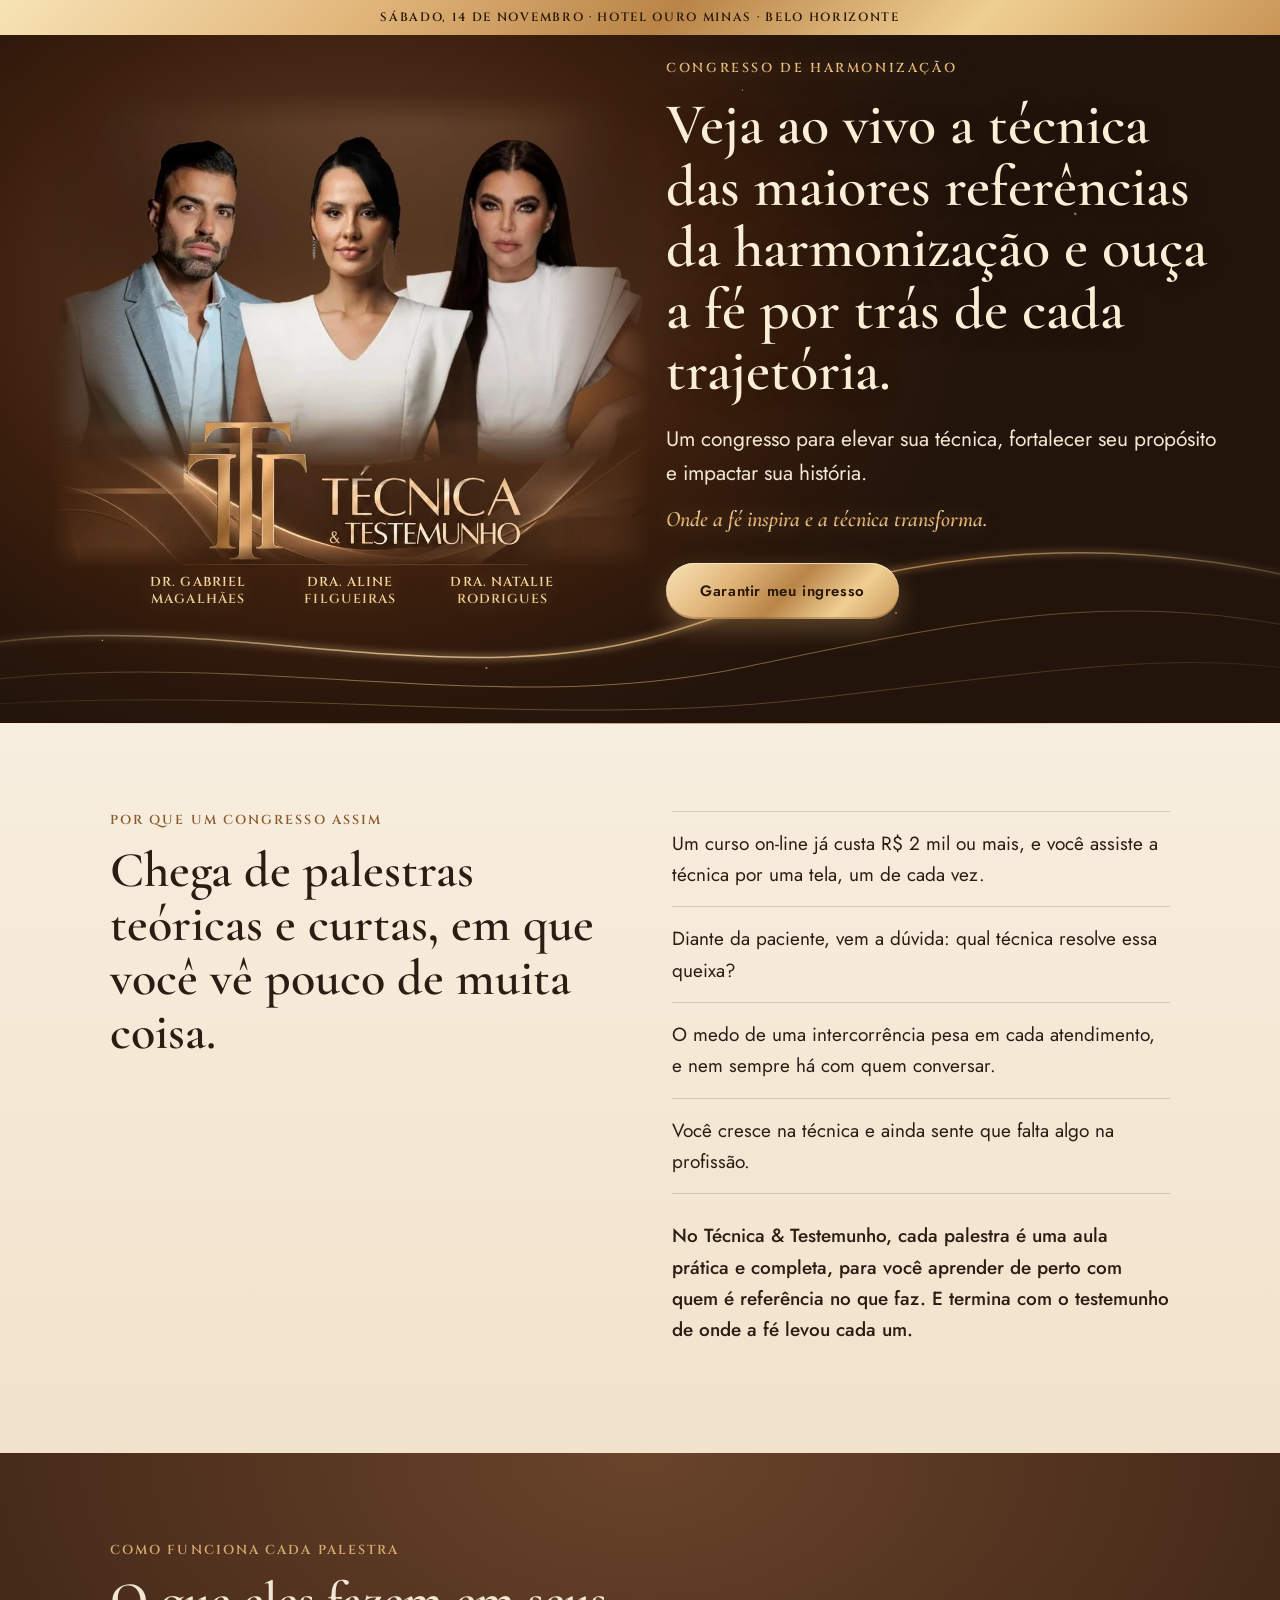
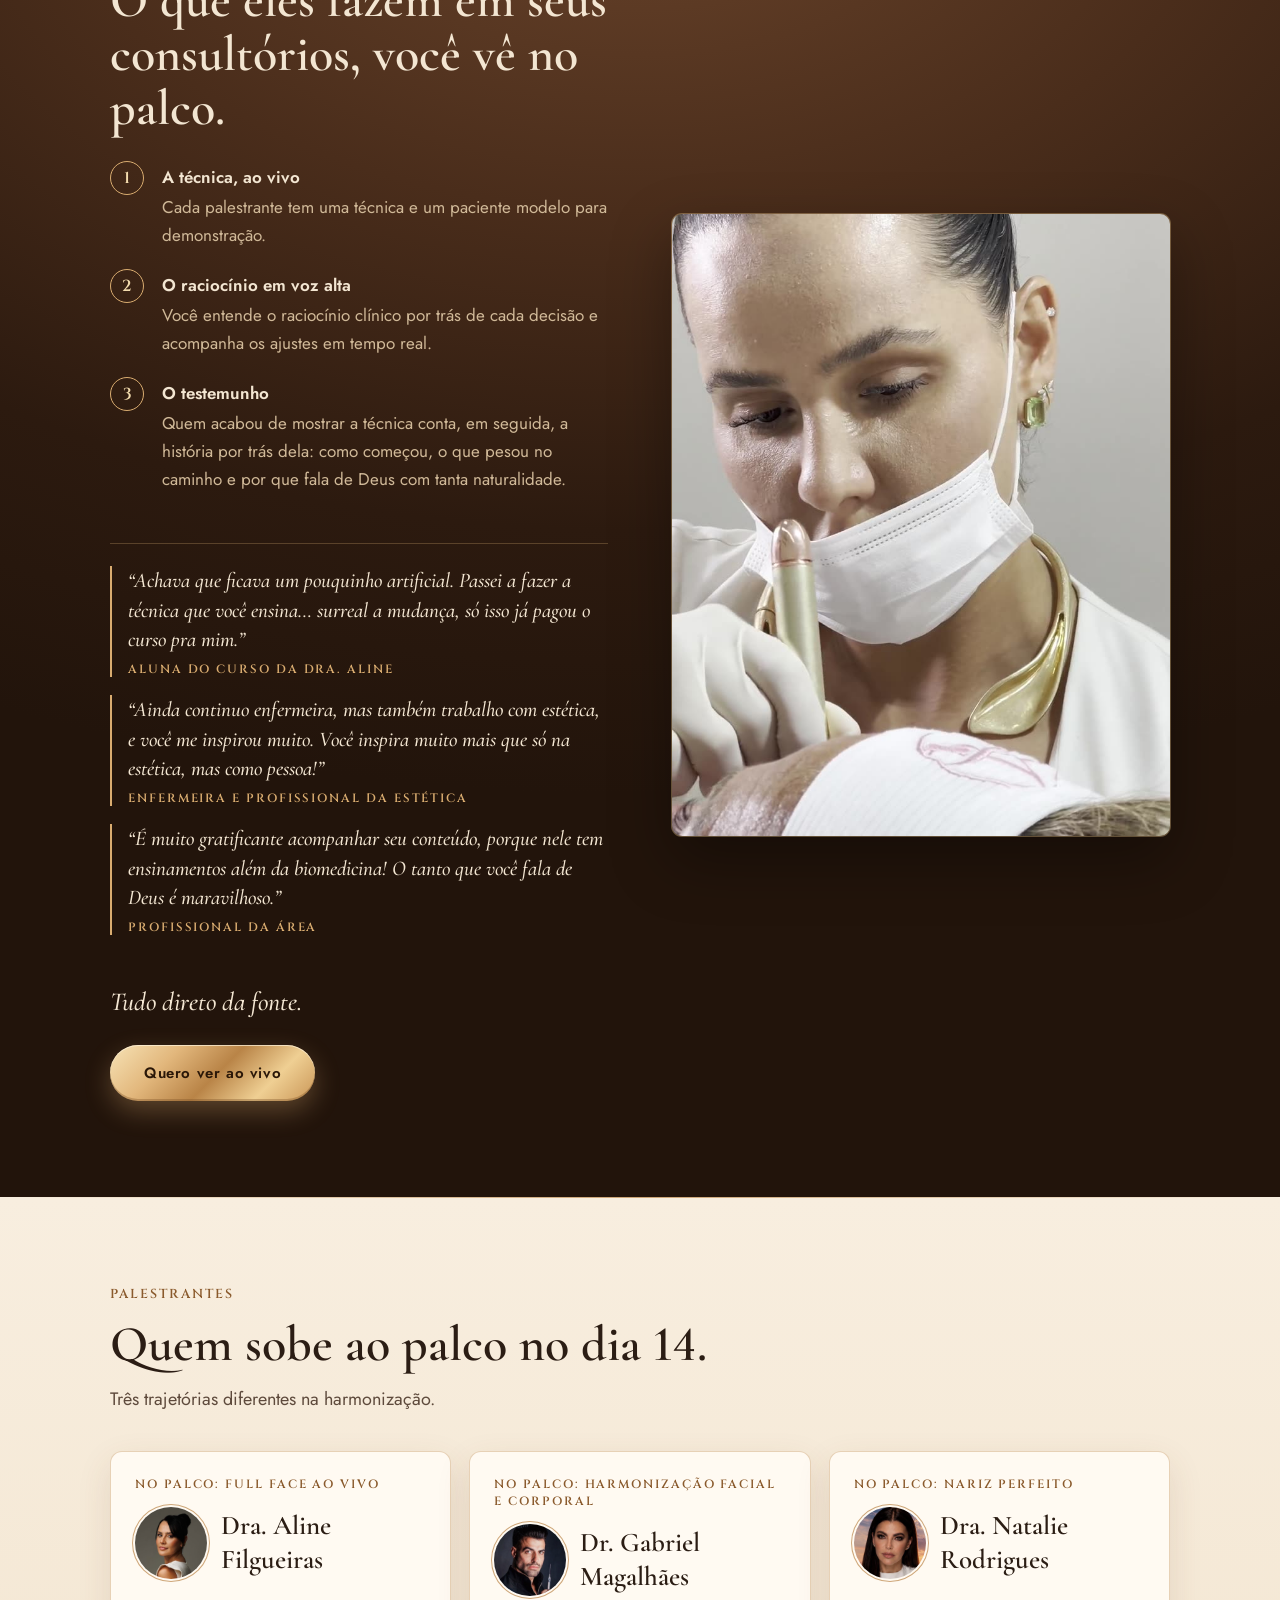
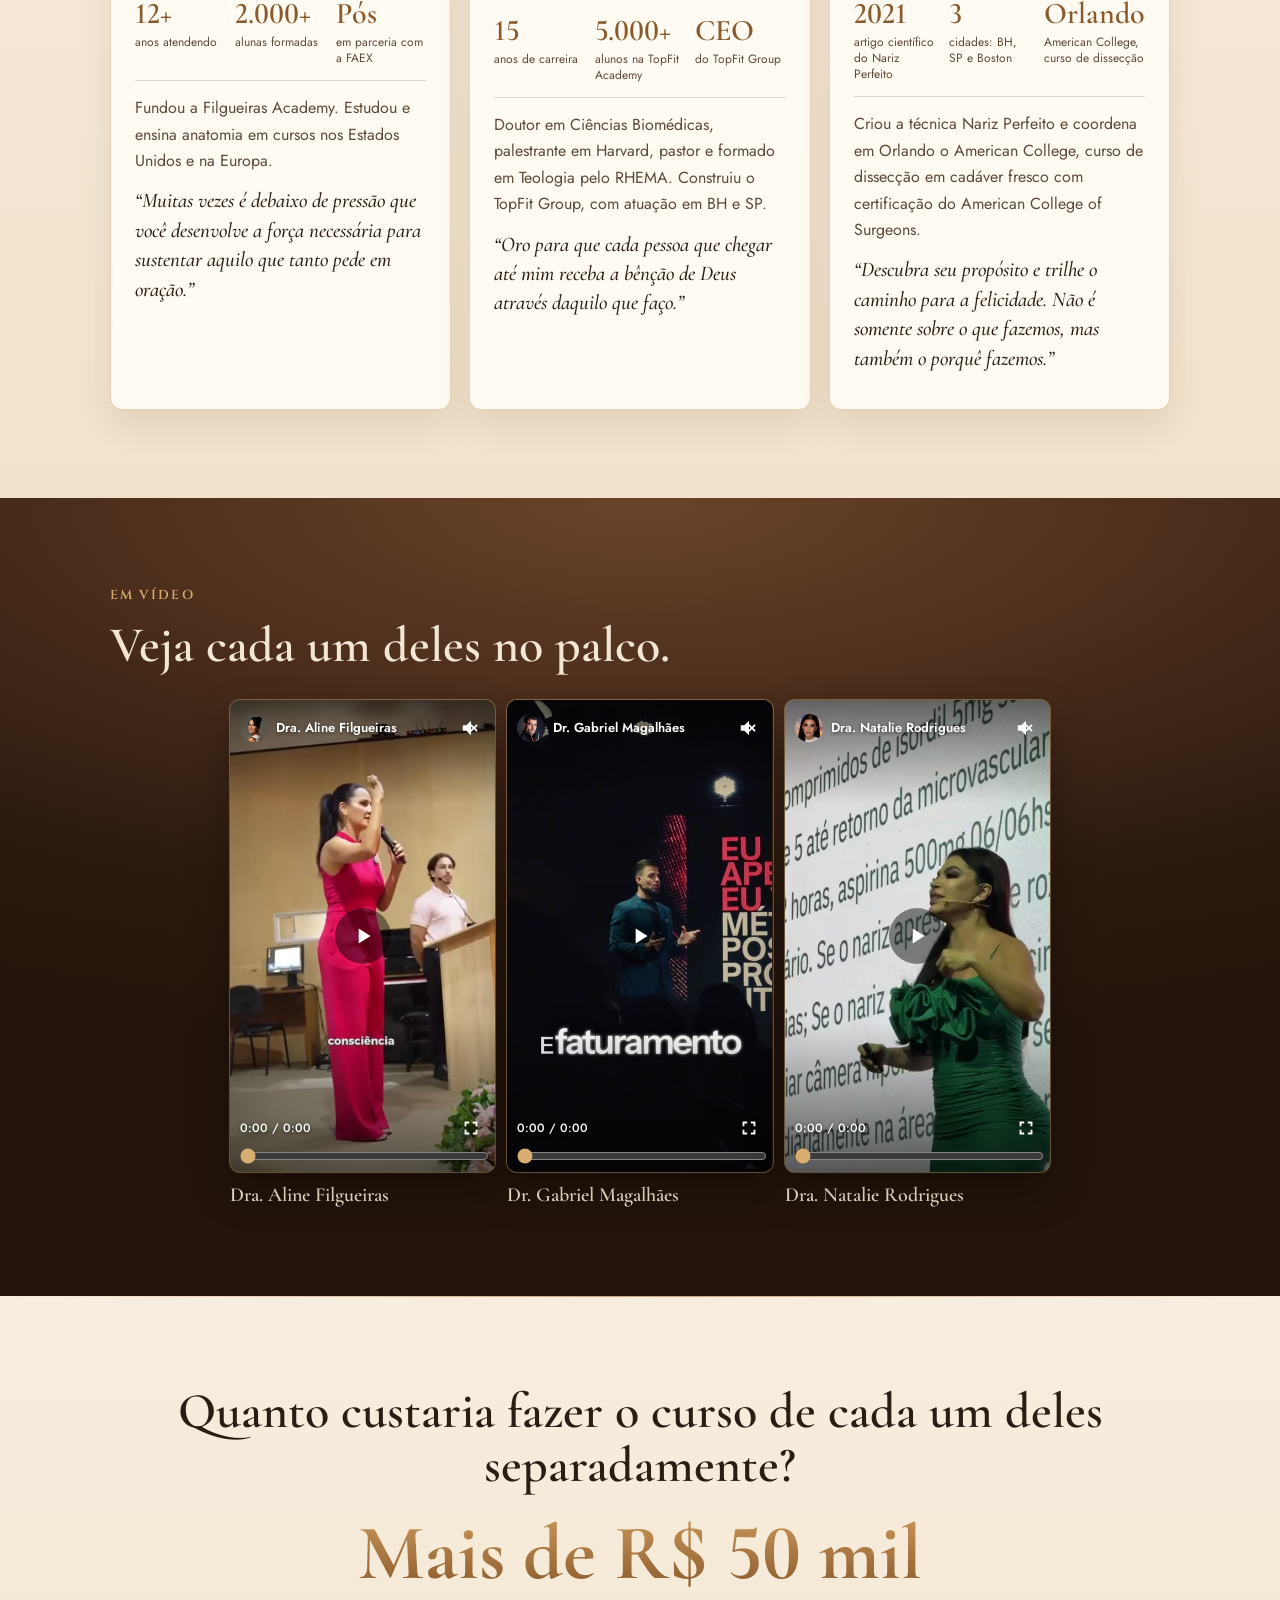
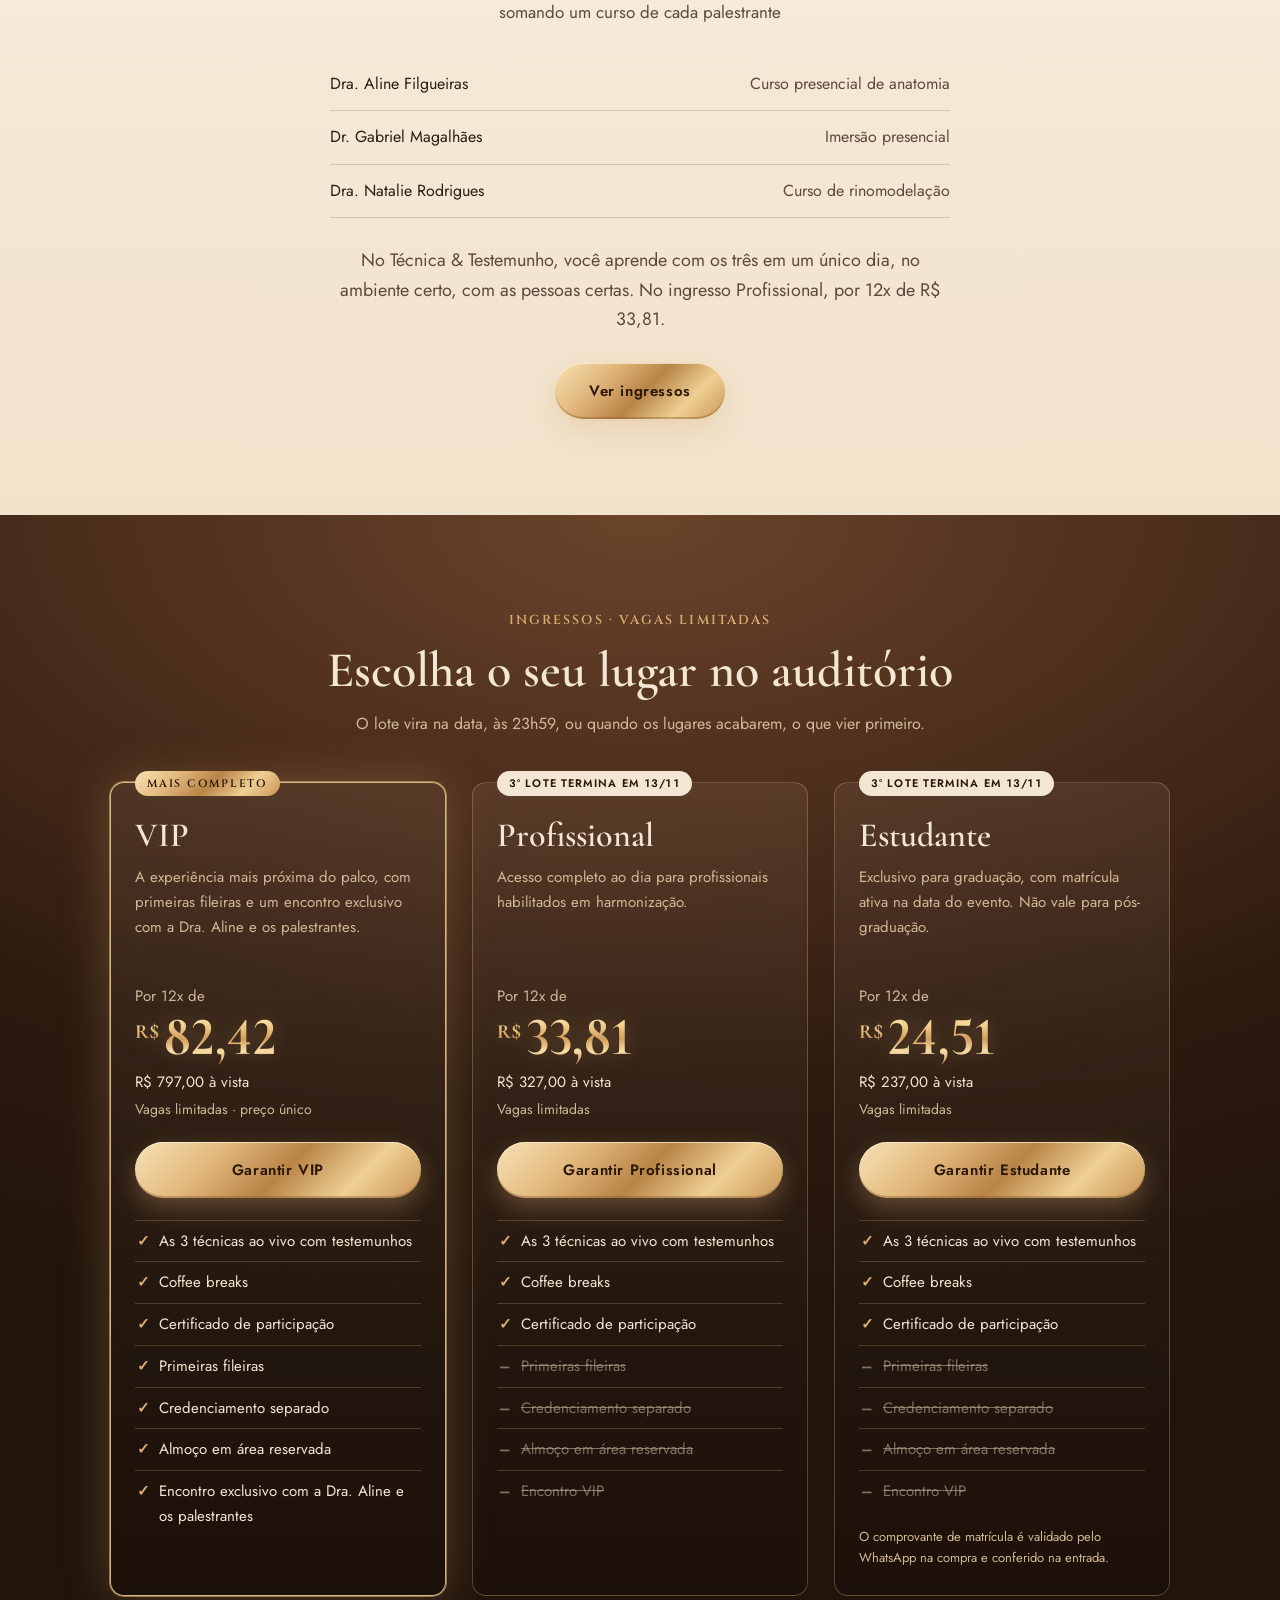
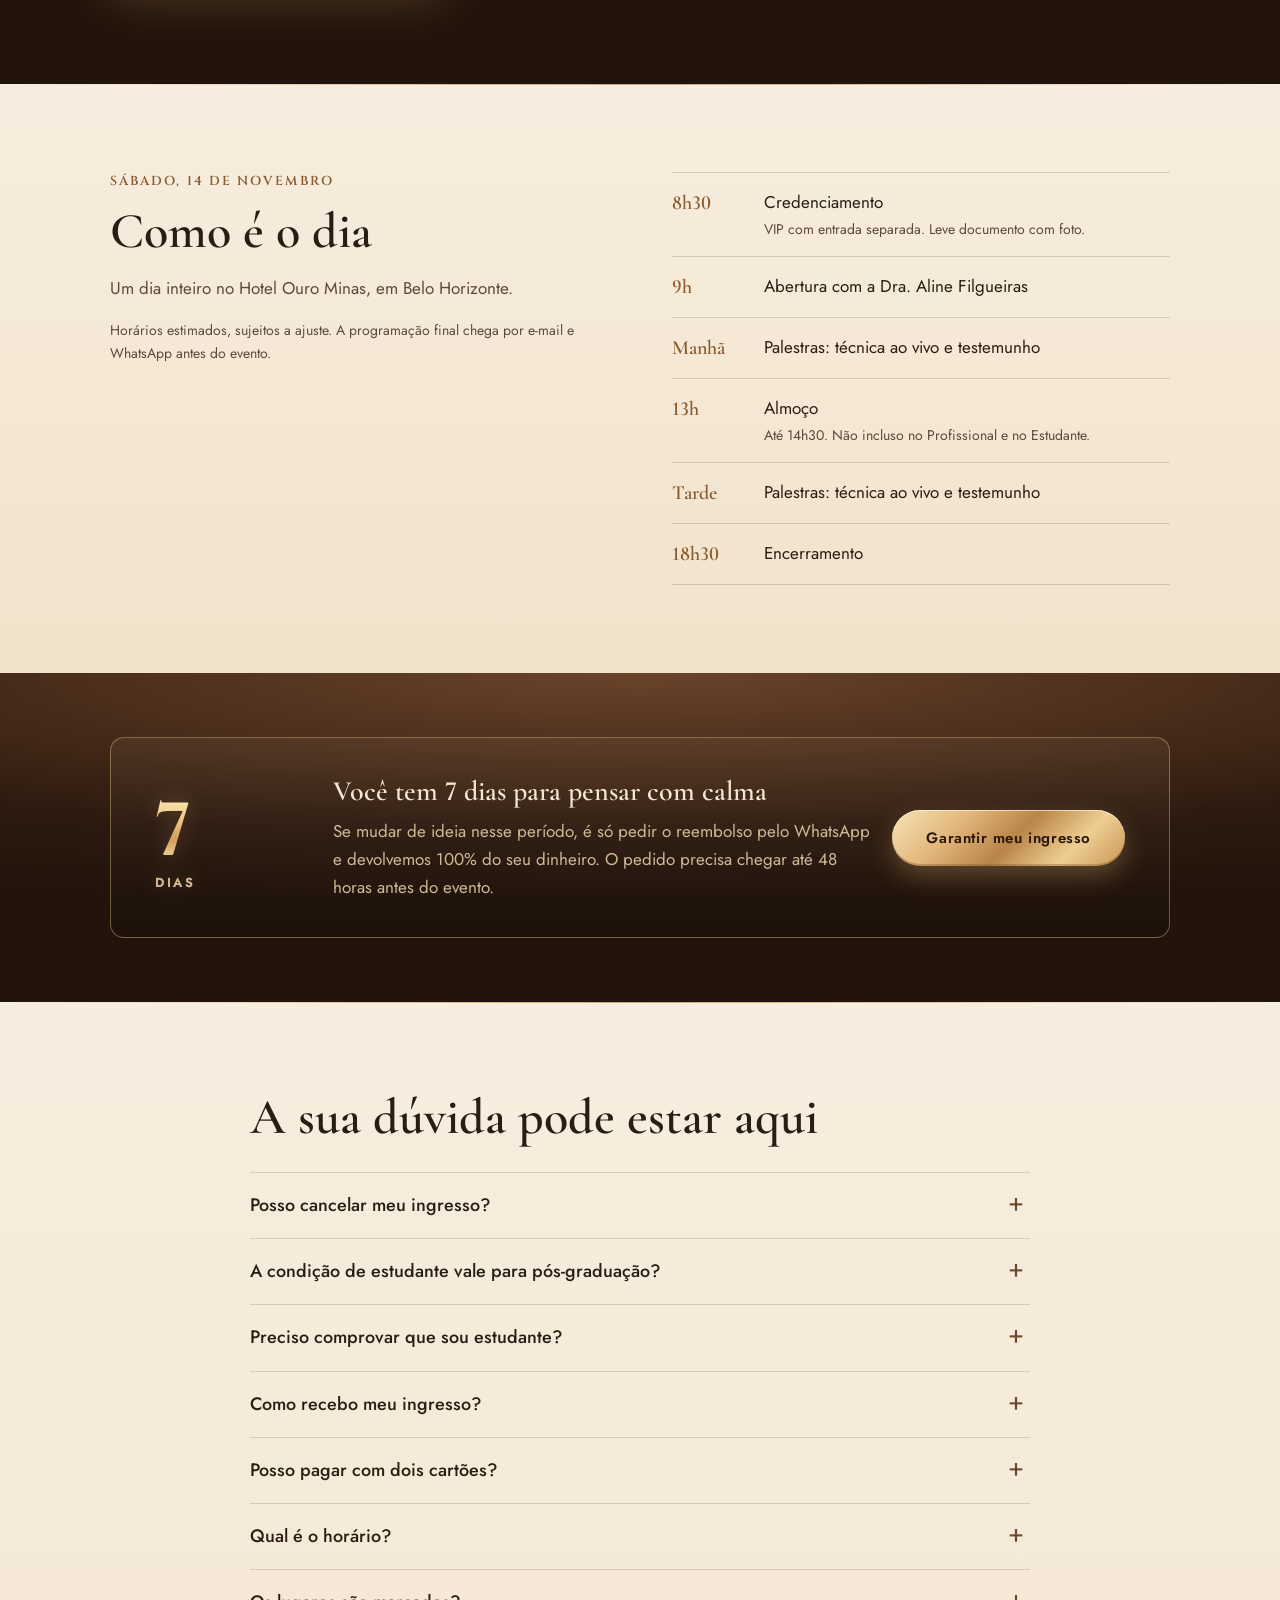
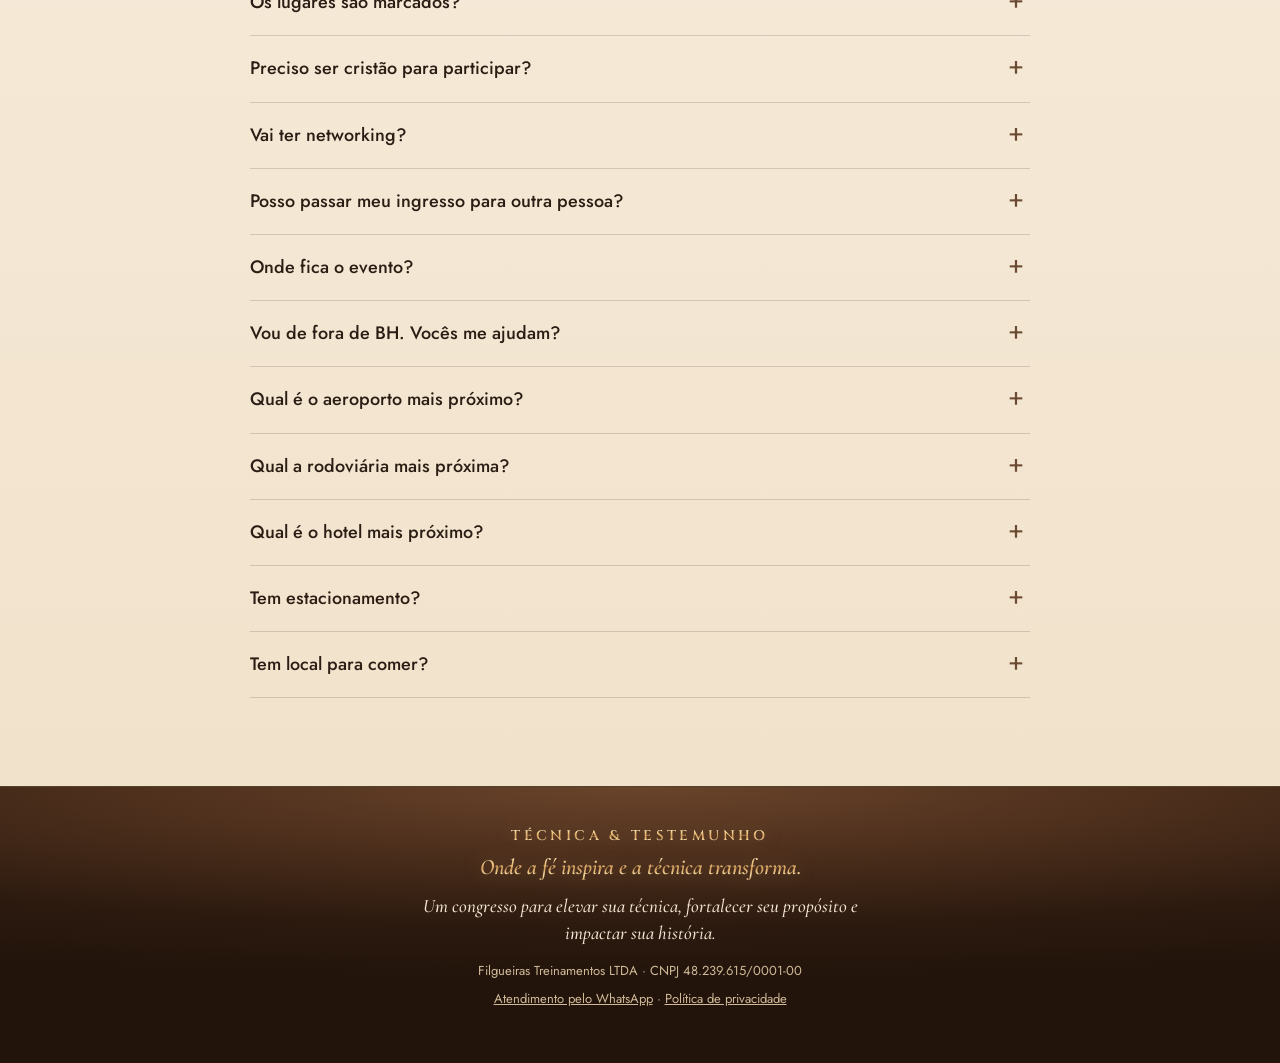
<file: index.html>
<!doctype html>
<html lang="pt-BR">
<head>
<meta charset="utf-8">
<meta name="viewport" content="width=device-width, initial-scale=1">
<meta name="robots" content="noindex, nofollow">
<title>Técnica & Testemunho · Congresso de Harmonização · BH, 14/11/2026</title>
<meta name="description" content="Dra. Aline Filgueiras, Dr. Gabriel Magalhães e Dra. Natalie Rodrigues fazem suas técnicas de harmonização ao vivo no Hotel Ouro Minas, em Belo Horizonte.">
<meta property="og:title" content="Técnica & Testemunho · Congresso de Harmonização">
<meta property="og:description" content="Um congresso para elevar sua técnica, fortalecer seu propósito e impactar sua história. 14/11/2026, Hotel Ouro Minas, BH.">
<meta property="og:url" content="https://tecnicaetestemunho.alinefilgueiras.com.br/">
<meta property="og:image" content="https://tecnicaetestemunho.alinefilgueiras.com.br/assets/og-v4.jpg">
<meta property="og:image:width" content="1200">
<meta property="og:image:height" content="630">
<link rel="icon" type="image/png" sizes="32x32" href="assets/favicon-32.png">
<link rel="icon" type="image/png" sizes="192x192" href="assets/favicon.png">
<link rel="apple-touch-icon" href="assets/apple-touch-icon.png">
<link rel="preconnect" href="https://fonts.googleapis.com">
<link rel="preconnect" href="https://fonts.gstatic.com" crossorigin>
<link href="https://fonts.googleapis.com/css2?family=Cinzel:wght@500;600&family=Cormorant+Garamond:ital,wght@0,500;0,600;0,700;1,500;1,600&family=Jost:wght@400;500;600&display=swap" rel="stylesheet">
<style>
  :root {
    --cacau: #1c120c;
    --cacau-2: #271a11;
    --ouro: #c9a46a;
    --creme: #f5ece0;
    --creme-2: #ebdfcd;
    --tinta: #2b1d14;
    --tinta-suave: #5e4a3c;
    --bronze: #6b4a32;
    --texto: #efe3d3;
    --texto-suave: #c4b19c;
    --linha-escura: rgba(239, 227, 211, .14);
    --linha-clara: rgba(43, 29, 20, .16);
    --titulo: "Playfair Display", Georgia, serif;
    --corpo: "Jost", "Helvetica Neue", Arial, sans-serif;
    --max: 1100px;
  }
  *, *::before, *::after { box-sizing: border-box; }
  html { scroll-behavior: smooth; -webkit-text-size-adjust: 100%; }
  body { margin: 0; background: var(--cacau); color: var(--texto); font: 400 17px/1.65 var(--corpo); font-variant-numeric: lining-nums; overflow-x: hidden; }
  img { max-width: 100%; height: auto; display: block; }
  a { color: inherit; }
  .wrap { width: 100%; max-width: var(--max); margin: 0 auto; padding: 0 20px; }
  h1, h2, h3 { font-family: var(--titulo); font-weight: 500; margin: 0; letter-spacing: -.01em; }
  h2 { font-size: clamp(28px, 4.2vw, 42px); line-height: 1.15; }
  h3 { font-size: 22px; line-height: 1.25; }
  p { margin: 0 0 1em; }
  .rotulo { font: 600 12px/1.4 var(--corpo); letter-spacing: .18em; text-transform: uppercase; color: var(--texto-suave); margin: 0 0 14px; }
  .claro .rotulo { color: var(--bronze); }
  .sr { position: absolute; width: 1px; height: 1px; overflow: hidden; clip: rect(0 0 0 0); white-space: nowrap; }

  /* Placeholders */
  .falta { font: 500 .78em/1.45 var(--corpo); color: #3b2400; background: repeating-linear-gradient(-45deg, #f3c56b, #f3c56b 6px, #f7d68e 6px, #f7d68e 12px); padding: .1em .45em; border-radius: 3px; }
  .vaga { border: 1px dashed currentColor; display: grid; place-items: center; text-align: center; padding: 20px; }

  /* Botão sólido, sem brilho */
  .btn {
    display: inline-block; padding: 18px 30px; border-radius: 4px;
    font: 600 15px/1.2 var(--corpo); letter-spacing: .04em; text-decoration: none; text-align: center;
    color: var(--cacau); background: var(--ouro);
    transition: background .2s ease, transform .2s ease;
  }
  .btn:hover { background: #d8b67f; transform: translateY(-1px); }
  .btn:focus-visible, a:focus-visible, summary:focus-visible { outline: 2px solid var(--ouro); outline-offset: 3px; }

  section { padding: 88px 0; }
  .claro { background: var(--creme); color: var(--tinta); }
  .claro p { color: var(--tinta-suave); }
  .duas { display: grid; gap: 36px; }

  /* Topo */
  .barra-data { text-align: center; font: 500 13px/1.4 var(--corpo); letter-spacing: .06em; color: var(--cacau); background: var(--ouro); padding: 9px 16px; }

  /* Hero */
  .hero { padding: 0 0 72px; }
  .palco { position: relative; max-width: 980px; margin: 0 auto; aspect-ratio: 1080 / 560; overflow: hidden; }
  .palco img { width: 100%; margin-top: -11.5%; }
  .palco::after { content: ""; position: absolute; inset: 0; background: linear-gradient(180deg, transparent 55%, var(--cacau) 100%), linear-gradient(90deg, var(--cacau) 0%, transparent 10%, transparent 90%, var(--cacau) 100%); }
  .nomes { position: absolute; left: 0; right: 0; bottom: 4%; z-index: 2; display: grid; grid-template-columns: repeat(3, 1fr); text-align: center; padding: 0 4%; }
  .nomes b { display: block; font: 600 clamp(12px, 1.7vw, 16px)/1.2 var(--corpo); color: #fff; text-shadow: 0 1px 8px rgba(0,0,0,.9); }
  .nomes small { display: block; font: 400 12px/1.25 var(--corpo); color: var(--creme); text-shadow: 0 1px 8px rgba(0,0,0,.9); }
  .hero-texto { max-width: 760px; margin: 18px auto 0; text-align: center; }
  .marca { font: 600 12px/1 var(--corpo); letter-spacing: .3em; color: var(--ouro); margin-bottom: 18px; }
  .hero h1 { font-size: clamp(32px, 5.4vw, 56px); line-height: 1.08; color: #f6e8cf; }
  .hero .sub { margin: 20px auto 0; max-width: 620px; font-size: clamp(17px, 2vw, 19px); color: var(--texto); }
  .assinatura { font: italic 500 18px/1.4 var(--titulo); color: var(--ouro); margin: 14px 0 28px; }
  .contador-hero { margin: 14px 0 0; font-size: 14px; color: var(--texto-suave); }
  .contador-hero b { color: var(--ouro); font-weight: 600; }
  [data-contador] { font-variant-numeric: tabular-nums lining-nums; }
  .selo [data-contador] { text-transform: none; letter-spacing: .04em; }

  /* Dor */
  .dores { list-style: none; padding: 0; margin: 0; }
  .dores li { padding: 16px 0; border-top: 1px solid var(--linha-clara); font-size: 18px; color: var(--tinta); }
  .dores li:last-child { border-bottom: 1px solid var(--linha-clara); }
  .claro .virada { margin-top: 26px; font-size: 19px; color: var(--tinta); font-weight: 500; }

  /* Como funciona */
  .passos { list-style: none; padding: 0; margin: 28px 0 28px; counter-reset: p; }
  .passos li { counter-increment: p; position: relative; padding: 0 0 22px 52px; }
  .passos li::before { content: counter(p); position: absolute; left: 0; top: -2px; width: 34px; height: 34px; border-radius: 50%; border: 1px solid var(--ouro); color: var(--ouro); font: 600 16px/32px var(--corpo); text-align: center; }
  .passos b { display: block; color: var(--texto); font-weight: 600; margin-bottom: 2px; }
  .passos p { margin: 0; color: var(--texto-suave); }
  .fonte { font: italic 500 21px/1.3 var(--titulo); color: var(--texto); margin-bottom: 26px; }
  .vozes { margin: 0 0 30px; padding: 22px 0 2px; border-top: 1px solid rgba(201, 164, 106, .3); }
  .vozes blockquote { margin: 0 0 18px; padding-left: 16px; border-left: 2px solid var(--ouro); }
  .vozes blockquote p { margin: 0; font: italic 500 18px/1.4 var(--titulo); color: var(--texto); font-variant-numeric: lining-nums; }
  .vozes cite { display: block; margin-top: 6px; font: 500 12px/1.4 var(--corpo); font-style: normal; letter-spacing: .08em; text-transform: uppercase; color: var(--ouro); }
  .como { display: grid; grid-template-areas: "topo" "video" "corpo"; row-gap: 28px; }
  .como-topo { grid-area: topo; } .como-corpo { grid-area: corpo; } .como .midia-ao-vivo { grid-area: video; }
  .como .passos { margin-top: 0; }
  .midia-ao-vivo { display: block; width: 100%; aspect-ratio: 4 / 5; object-fit: cover; background: var(--cacau-2); border-radius: 6px; }

  /* Palestrantes */
  .cards { display: grid; gap: 18px; margin-top: 36px; }
  .card { background: #fff; border: 1px solid var(--linha-clara); border-radius: 6px; padding: 24px; color: var(--tinta-suave); font-size: 16px; display: flex; flex-direction: column; }
  .claro .card p { color: var(--tinta-suave); }
  .card .palco-tag { font: 600 12px/1.4 var(--corpo); letter-spacing: .12em; text-transform: uppercase; color: var(--bronze); margin: 0 0 14px; }
  .topo-card { display: flex; gap: 14px; align-items: center; margin-bottom: 14px; }
  .rosto { flex: 0 0 72px; width: 72px; height: 72px; border-radius: 50%; object-fit: cover; background: var(--creme-2); }
  .card h3 { color: var(--tinta); }
  .card .prof { font-size: 14px; margin: 2px 0 0; }
  .card p { margin: 0 0 12px; }
  .claro .card .frase { font: italic 500 18px/1.4 var(--titulo); color: var(--tinta); }
  .card .frase small { display: block; margin-top: 6px; font: 500 12px/1.4 var(--corpo); letter-spacing: .08em; text-transform: uppercase; color: var(--bronze); }
  .selos { display: grid; grid-template-columns: repeat(3, 1fr); gap: 10px; margin: 4px 0 14px; padding-bottom: 14px; border-bottom: 1px solid var(--linha-clara); }
  .selos b { display: block; font: 600 26px/1.1 var(--titulo); color: var(--bronze); }
  .selos span { display: block; font-size: 12px; line-height: 1.35; color: var(--tinta-suave); margin-top: 4px; }

  /* Âncora */
  .ancora { text-align: center; }
  .total { font: 600 clamp(40px, 7vw, 68px)/1 var(--titulo); color: var(--ouro); margin: 22px 0 6px; }
  .lista-cursos { list-style: none; padding: 0; margin: 32px auto 28px; max-width: 620px; text-align: left; }
  .lista-cursos li { display: flex; justify-content: space-between; align-items: baseline; gap: 14px; padding: 13px 0; border-bottom: 1px solid var(--linha-clara); font-size: 16px; }
  .claro .total { color: var(--bronze); }
  .lista-cursos small { display: block; color: var(--texto-suave); font-size: 14px; }
  .lista-cursos li > span:last-child { text-align: right; color: var(--tinta-suave); }
  .lista-cursos li > span:first-child { white-space: nowrap; }

  /* Depoimentos: faixa rolável */
  .depos {
    display: flex; gap: 12px; margin: 28px -20px 0; padding: 0 20px;
    overflow-x: auto; overscroll-behavior-x: contain; -webkit-overflow-scrolling: touch;
    scroll-snap-type: x mandatory; scroll-padding: 0 20px;
    scrollbar-width: none;
  }
  .depos::-webkit-scrollbar { display: none; }
  .depo { flex: 0 0 72%; max-width: 280px; margin: 0; scroll-snap-align: start; }
  .player { position: relative; aspect-ratio: 9 / 16; overflow: hidden; border-radius: 6px; background: var(--cacau-2); }
  .player video { display: block; width: 100%; height: 100%; object-fit: cover; }
  .ctrl { position: absolute; inset: 0; opacity: 0; pointer-events: none; transition: opacity .2s ease; color: #fff;
    background: linear-gradient(180deg, rgba(0,0,0,.55) 0%, transparent 22%, transparent 68%, rgba(0,0,0,.6) 100%); }
  .player.mostra .ctrl, .player.parado .ctrl, .player:focus-within .ctrl { opacity: 1; pointer-events: auto; }
  @media (hover: hover) { .player:hover .ctrl { opacity: 1; pointer-events: auto; } }
  .ctrl button { display: grid; place-items: center; padding: 0; border: 0; color: #fff; background: none; cursor: pointer; }
  .ctrl svg { width: 22px; height: 22px; fill: currentColor; }
  .c-topo { position: absolute; top: 10px; left: 10px; right: 6px; display: flex; align-items: center; gap: 8px; }
  .c-topo img { width: 28px; height: 28px; border-radius: 50%; object-fit: cover; flex: none; }
  .c-topo b { flex: 1; min-width: 0; font: 600 13px/1.2 var(--corpo); white-space: nowrap; overflow: hidden; text-overflow: ellipsis; text-shadow: 0 1px 4px rgba(0,0,0,.6); }
  .c-topo button, .c-base button { width: 36px; height: 36px; }
  .c-play { position: absolute; top: 50%; left: 50%; width: 56px; height: 56px; margin: -28px 0 0 -28px; border-radius: 50%; background: rgba(0,0,0,.45) !important; }
  .c-play svg { width: 26px; height: 26px; }
  .c-base { position: absolute; left: 10px; right: 6px; bottom: 8px; display: grid; grid-template-columns: 1fr auto; align-items: center; row-gap: 2px; }
  .c-tempo { font: 500 12px/1 var(--corpo); text-shadow: 0 1px 4px rgba(0,0,0,.6); font-variant-numeric: tabular-nums; }
  .c-barra { grid-column: 1 / -1; width: 100%; height: 16px; margin: 0; accent-color: var(--ouro); cursor: pointer; }
  .player .ligado, .player.com-som .mudo, .player .icone-play, .player.parado .icone-pausa { display: none; }
  .player.com-som .ligado, .player.parado .icone-play { display: block; }
  .depo figcaption { margin-top: 10px; color: var(--texto); font: 500 17px/1.3 var(--titulo); }

  /* Ingressos */
  .ingressos { text-align: center; padding-top: 96px; }
  .regra { max-width: 600px; margin: 14px auto 0; color: var(--texto-suave); font-size: 16px; }
  .planos { display: grid; gap: 26px; margin-top: 44px; text-align: left; }
  .plano { position: relative; display: flex; flex-direction: column; padding: 32px 24px 26px; border: 1px solid var(--linha-escura); border-radius: 8px; background: var(--cacau-2); }
  .plano.vip { border-color: var(--ouro); }
  .selo { position: absolute; top: -12px; left: 24px; font: 600 11px/1 var(--corpo); letter-spacing: .12em; text-transform: uppercase; color: var(--cacau); background: var(--ouro); padding: 6px 10px; border-radius: 3px; }
  .selo.lote { background: var(--texto); }
  .plano h3 { font-size: 30px; color: var(--texto); }
  .plano .desc { font-size: 15px; color: var(--texto-suave); margin: 8px 0 20px; }
  .por { font-size: 15px; color: var(--texto-suave); margin: 0; }
  .parcela { margin: 0; color: var(--ouro); font: 600 46px/1.05 var(--titulo); }
  .parcela .rs { font-size: 20px; vertical-align: 16px; margin-right: 4px; }
  .avista { font-size: 15px; color: var(--texto); margin: 4px 0 2px; }
  .lote-info { font-size: 14px; color: var(--texto-suave); margin: 2px 0 20px; }
  .plano .btn { width: 100%; }
  .inclui { list-style: none; padding: 0; margin: 22px 0 0; font-size: 15px; }
  .inclui li { padding: 8px 0 8px 24px; position: relative; border-top: 1px solid var(--linha-escura); color: var(--texto); }
  .inclui li::before { content: "✓"; position: absolute; left: 2px; top: 8px; color: var(--ouro); font-weight: 600; }
  .inclui li.nao { color: rgba(196,177,156,.6); text-decoration: line-through; }
  .inclui li.nao::before { content: "–"; color: rgba(196,177,156,.6); }
  .aviso { font-size: 13px; color: var(--texto-suave); margin: 14px 0 0; }

  /* Como é o dia */
  .agenda { list-style: none; margin: 0; padding: 0; border-top: 1px solid var(--linha-clara); }
  .agenda li { display: grid; grid-template-columns: 76px 1fr; gap: 16px; padding: 15px 0; border-bottom: 1px solid var(--linha-clara); color: var(--tinta); font-size: 17px; }
  .agenda time { font: 600 17px/1.5 var(--titulo); color: var(--bronze); }
  .agenda small { display: block; font-size: 14px; color: var(--tinta-suave); margin-top: 2px; }

  /* Garantia */
  .garantia { padding: 64px 0; }
  .garantia .caixa { display: grid; gap: 18px; align-items: center; padding: 32px 26px; border: 1px solid var(--linha-escura); border-radius: 8px; }
  .garantia .sete { font: 600 72px/1 var(--titulo); color: var(--ouro); }
  .garantia .sete small { display: block; font: 600 13px/1 var(--corpo); letter-spacing: .2em; text-transform: uppercase; margin-top: 6px; color: var(--texto-suave); }
  .garantia h3 { color: var(--texto); margin-bottom: 8px; }
  .garantia p { color: var(--texto-suave); }

  /* FAQ */
  .perguntas { margin-top: 28px; border-top: 1px solid var(--linha-clara); }
  details { border-bottom: 1px solid var(--linha-clara); }
  summary { cursor: pointer; list-style: none; padding: 20px 40px 20px 0; position: relative; font: 500 18px/1.4 var(--corpo); color: var(--tinta); }
  summary::-webkit-details-marker { display: none; }
  summary::after { content: "+"; position: absolute; right: 6px; top: 16px; font: 400 26px/1 var(--corpo); color: var(--bronze); }
  details[open] summary::after { content: "–"; }
  details p { padding: 0 0 20px; margin: 0; max-width: 720px; }

  footer { padding: 40px 0 48px; font-size: 13px; color: var(--texto-suave); text-align: center; }
  footer p { margin: 6px 0; }
  footer .assinatura { font-size: 16px; margin: 0 0 10px; }

  /* Barra fixa de compra (celular) */
  .fixa {
    position: fixed; left: 0; right: 0; bottom: 0; z-index: 40;
    display: flex; align-items: center; justify-content: space-between; gap: 12px;
    padding: 10px 16px calc(10px + env(safe-area-inset-bottom));
    background: rgba(28,18,12,.97); border-top: 1px solid var(--linha-escura);
    transform: translateY(110%); transition: transform .25s ease;
  }
  .fixa.ativa { transform: none; }
  .fixa .info { font-size: 13px; line-height: 1.3; color: var(--texto-suave); }
  .fixa .info strong { display: block; font-size: 16px; color: var(--texto); }
  .fixa .btn { padding: 14px 18px; font-size: 14px; white-space: nowrap; }

  /* Algarismos alinhados: o atalho font: zera o que vem do body */
  .parcela, .total, .garantia .sete, .agenda time, .selos b, .card .frase, .fonte, .assinatura, .plano h3 { font-variant-numeric: lining-nums; }

  @media (min-width: 760px) {
    .como { grid-template-columns: 1fr 1fr; grid-template-areas: "topo video" "corpo video"; column-gap: 64px; row-gap: 28px; align-items: start; }
    .como .midia-ao-vivo { align-self: center; }
    .duas { grid-template-columns: 1fr 1fr; gap: 64px; align-items: start; }
    .duas.centro-v { align-items: center; }
    .cards { grid-template-columns: 1fr 1fr; }
    .depos { display: grid; grid-template-columns: repeat(3, 1fr); max-width: 820px; margin: 28px auto 0; padding: 0; overflow: visible; }
    .depo { max-width: none; }
    .planos { grid-template-columns: repeat(3, 1fr); align-items: stretch; }
    .plano .desc { min-height: 6.6em; }
    .garantia .caixa { grid-template-columns: 160px 1fr auto; padding: 36px 44px; }
    .garantia p { margin: 0; }
    .fixa { display: none; }
  }
  @media (min-width: 1001px) { .cards { grid-template-columns: repeat(3, 1fr); } }
  @media (min-width: 760px) and (max-width: 1000px) { .cards .card:last-child:nth-child(odd) { grid-column: 1 / -1; } }
  @media (min-width: 760px) and (max-width: 1000px) { .plano .desc { min-height: 8.4em; } }
  @media (max-width: 759px) {
    body { padding-bottom: 76px; }
    section { padding: 64px 0; }
    .nomes small { display: none; }
    .hero h1 { font-size: 28px; line-height: 1.12; }
  }
  @media (prefers-reduced-motion: reduce) { *, *::before, *::after { transition: none !important; } html { scroll-behavior: auto; } }
</style>
<link rel="stylesheet" href="marca.css">
<!-- Utmify: guarda as UTMs do anúncio e repassa ao checkout da Ticto (script oficial, versão legível) -->
<script src="https://cdn.utmify.com.br/scripts/utms/latest.js" data-utmify-prevent-xcod-sck data-utmify-prevent-subids async defer></script>
</head>
<body class="pg-lp">

<div class="barra-data">Sábado, 14 de novembro · Hotel Ouro Minas<span class="so-largo"> · Belo Horizonte</span></div>

<!-- 1. Hero -->
<header class="hero">
  <svg class="ondas" viewBox="0 0 1440 260" preserveAspectRatio="none" aria-hidden="true">
    <defs>
      <linearGradient id="og1" x1="0" x2="1"><stop offset="0" stop-color="#f7e3b6" stop-opacity="0"/><stop offset=".35" stop-color="#f3d39a"/><stop offset=".7" stop-color="#c99556"/><stop offset="1" stop-color="#f7e3b6" stop-opacity="0"/></linearGradient>
      <filter id="brilho" x="-10%" y="-50%" width="120%" height="200%"><feGaussianBlur stdDeviation="3"/></filter>
    </defs>
    <path d="M0 210 C 260 120, 520 250, 760 170 S 1180 70, 1440 150" fill="none" stroke="url(#og1)" stroke-width="6" opacity=".35" filter="url(#brilho)"/>
    <path d="M0 210 C 260 120, 520 250, 760 170 S 1180 70, 1440 150" fill="none" stroke="url(#og1)" stroke-width="1.4" opacity=".9"/>
    <path d="M0 236 C 300 170, 560 262, 820 206 S 1220 128, 1440 196" fill="none" stroke="url(#og1)" stroke-width="1" opacity=".55"/>
    <path d="M0 250 C 340 214, 600 268, 880 236 S 1260 182, 1440 230" fill="none" stroke="url(#og1)" stroke-width=".8" opacity=".4"/>
  </svg>
  <div class="palco">
    <img src="assets/key-visual-v4.webp" alt="Dr. Gabriel Magalhães, Dra. Aline Filgueiras e Dra. Natalie Rodrigues, com o logo do Técnica &amp; Testemunho, Congresso de Harmonização" width="1024" height="812" fetchpriority="high">
  </div>
  <div class="nomes">
    <div><b>Dr. Gabriel Magalhães</b></div>
    <div><b>Dra. Aline Filgueiras</b></div>
    <div><b>Dra. Natalie Rodrigues</b></div>
  </div>
  <div class="wrap hero-texto">
    <p class="data-evento">Congresso de Harmonização</p>
    <h1>Veja ao vivo a técnica das maiores referências da harmonização e ouça a fé por trás de cada trajetória.</h1>
    <p class="sub">Um congresso para elevar sua técnica, fortalecer seu propósito e impactar sua história.</p>
    <p class="assinatura">Onde a fé inspira e a técnica transforma.</p>
    <a class="btn" href="#ingressos">Garantir meu ingresso</a>
    <p class="contador-hero"><span data-contador-rotulo>O valor sobe em</span> <b data-contador>25/10</b></p>
  </div>
</header>

<!-- 2. Dor -->
<section class="claro">
  <div class="wrap duas">
    <div>
      <p class="rotulo">Por que um congresso assim</p>
      <h2>Chega de palestras teóricas e curtas, em que você vê pouco de muita coisa.</h2>
    </div>
    <div>
      <ul class="dores">
        <li>Um curso on-line já custa R$ 2 mil ou mais, e você assiste a técnica por uma tela, um de cada vez.</li>
        <li>Diante da paciente, vem a dúvida: qual técnica resolve essa queixa?</li>
        <li>O medo de uma intercorrência pesa em cada atendimento, e nem sempre há com quem conversar.</li>
        <li>Você cresce na técnica e ainda sente que falta algo na profissão.</li>
      </ul>
      <p class="virada">No Técnica &amp; Testemunho, cada palestra é uma aula prática e completa, para você aprender de perto com quem é referência no que faz. E termina com o testemunho de onde a fé levou cada um.</p>
    </div>
  </div>
</section>

<!-- 3. Como funciona -->
<section>
  <div class="wrap como">
    <div class="como-topo">
      <p class="rotulo">Como funciona cada palestra</p>
      <h2>O que eles fazem em seus consultórios, você vê no palco.</h2>
    </div>
    <div class="como-corpo">
      <ol class="passos">
        <li><b>A técnica, ao vivo</b><p>Cada palestrante tem uma técnica e um paciente modelo para demonstração.</p></li>
        <li><b>O raciocínio em voz alta</b><p>Você entende o raciocínio clínico por trás de cada decisão e acompanha os ajustes em tempo real.</p></li>
        <li><b>O testemunho</b><p>Quem acabou de mostrar a técnica conta, em seguida, a história por trás dela: como começou, o que pesou no caminho e por que fala de Deus com tanta naturalidade.</p></li>
      </ol>
      <div class="vozes">
        <blockquote><p>“Achava que ficava um pouquinho artificial. Passei a fazer a técnica que você ensina… surreal a mudança, só isso já pagou o curso pra mim.”</p><cite>Aluna do curso da Dra. Aline</cite></blockquote>
        <blockquote><p>“Ainda continuo enfermeira, mas também trabalho com estética, e você me inspirou muito. Você inspira muito mais que só na estética, mas como pessoa!”</p><cite>Enfermeira e profissional da estética</cite></blockquote>
        <blockquote><p>“É muito gratificante acompanhar seu conteúdo, porque nele tem ensinamentos além da biomedicina! O tanto que você fala de Deus é maravilhoso.”</p><cite>Profissional da área</cite></blockquote>
      </div>
      <p class="fonte">Tudo direto da fonte.</p>
      <a class="btn" href="#ingressos">Quero ver ao vivo</a>
    </div>
    <video class="midia-ao-vivo" autoplay muted loop playsinline preload="metadata" poster="assets/videos/aline-ao-vivo.jpg" aria-label="Dra. Aline Filgueiras aplicando uma técnica ao vivo, com alunas acompanhando"><source src="assets/videos/aline-ao-vivo.mp4" type="video/mp4"></video>
  </div>
</section>

<!-- 4. Palestrantes -->
<section class="claro" id="palestrantes">
  <div class="wrap">
    <p class="rotulo">Palestrantes</p>
    <h2>Quem sobe ao palco no dia 14.</h2>
    <p style="margin-top:14px;font-size:18px">Três trajetórias diferentes na harmonização.</p>
    <div class="cards">
      <article class="card">
        <p class="palco-tag">No palco: full face ao vivo</p>
        <div class="topo-card"><img class="rosto" src="assets/aline.jpg" alt="Dra. Aline Filgueiras" width="72" height="72" loading="lazy"><div><h3>Dra. Aline Filgueiras</h3></div></div>
        <div class="selos"><div><b>12+</b><span>anos atendendo</span></div><div><b>2.000+</b><span>alunas formadas</span></div><div><b>Pós</b><span>em parceria com a FAEX</span></div></div>
        <p>Fundou a Filgueiras Academy. Estudou e ensina anatomia em cursos nos Estados Unidos e na Europa.</p>
        <p class="frase">“Muitas vezes é debaixo de pressão que você desenvolve a força necessária para sustentar aquilo que tanto pede em oração.”</p>
      </article>
      <article class="card">
        <p class="palco-tag">No palco: harmonização facial e corporal</p>
        <div class="topo-card"><img class="rosto" src="assets/gabriel.jpg" alt="Dr. Gabriel Magalhães" width="72" height="72" loading="lazy"><div><h3>Dr. Gabriel Magalhães</h3></div></div>
        <div class="selos"><div><b>15</b><span>anos de carreira</span></div><div><b>5.000+</b><span>alunos na TopFit Academy</span></div><div><b>CEO</b><span>do TopFit Group</span></div></div>
        <p>Doutor em Ciências Biomédicas, palestrante em Harvard, pastor e formado em Teologia pelo RHEMA. Construiu o TopFit Group, com atuação em BH e SP.</p>
        <p class="frase">“Oro para que cada pessoa que chegar até mim receba a bênção de Deus através daquilo que faço.”</p>
      </article>
      <article class="card">
        <p class="palco-tag">No palco: Nariz Perfeito</p>
        <div class="topo-card"><img class="rosto" src="assets/natalie.jpg" alt="Dra. Natalie Rodrigues" width="72" height="72" loading="lazy"><div><h3>Dra. Natalie Rodrigues</h3></div></div>
        <div class="selos"><div><b>2021</b><span>artigo científico do Nariz Perfeito</span></div><div><b>3</b><span>cidades: BH, SP e Boston</span></div><div><b>Orlando</b><span>American College, curso de dissecção</span></div></div>
        <p>Criou a técnica Nariz Perfeito e coordena em Orlando o American College, curso de dissecção em cadáver fresco com certificação do American College of Surgeons.</p>
        <p class="frase">“Descubra seu propósito e trilhe o caminho para a felicidade. Não é somente sobre o que fazemos, mas também o porquê fazemos.”</p>
      </article>
    </div>
  </div>
</section>

<!-- 5. Vídeos dos palestrantes -->
<section>
  <div class="wrap">
    <p class="rotulo">Em vídeo</p>
    <h2>Veja cada um deles no palco.</h2>
    <div class="depos">
      <figure class="depo"><div class="player"><video muted loop playsinline autoplay preload="metadata" poster="assets/videos/aline.jpg"><source src="assets/videos/aline.mp4" type="video/mp4"></video><div class="ctrl"><div class="c-topo"><img src="assets/aline.jpg" alt="" width="28" height="28" loading="lazy"><b>Dra. Aline Filgueiras</b><button class="c-som" type="button" aria-label="Ativar o som"><svg class="mudo" viewBox="0 0 24 24" aria-hidden="true"><path d="M3 9v6h4l5 5V4L7 9H3zm13.6 3 2.7-2.7-1.4-1.4-2.7 2.7-2.7-2.7-1.4 1.4 2.7 2.7-2.7 2.7 1.4 1.4 2.7-2.7 2.7 2.7 1.4-1.4L16.6 12z"/></svg><svg class="ligado" viewBox="0 0 24 24" aria-hidden="true"><path d="M3 9v6h4l5 5V4L7 9H3zm13.5 3A4.5 4.5 0 0 0 14 8v8a4.5 4.5 0 0 0 2.5-4zM14 3.2v2.1a7 7 0 0 1 0 13.4v2.1a9 9 0 0 0 0-17.6z"/></svg></button></div><button class="c-play" type="button" aria-label="Pausar"><svg class="icone-pausa" viewBox="0 0 24 24" aria-hidden="true"><path d="M6 5h4v14H6zm8 0h4v14h-4z"/></svg><svg class="icone-play" viewBox="0 0 24 24" aria-hidden="true"><path d="M8 5v14l11-7z"/></svg></button><div class="c-base"><span class="c-tempo">0:00</span><button class="c-tela" type="button" aria-label="Tela cheia"><svg viewBox="0 0 24 24" aria-hidden="true"><path d="M7 14H5v5h5v-2H7v-3zm-2-4h2V7h3V5H5v5zm12 7h-3v2h5v-5h-2v3zM14 5v2h3v3h2V5h-5z"/></svg></button><input class="c-barra" type="range" min="0" max="1000" value="0" step="1" aria-label="Posição do vídeo"></div></div></div><figcaption>Dra. Aline Filgueiras</figcaption></figure>
      <figure class="depo"><div class="player"><video muted loop playsinline autoplay preload="metadata" poster="assets/videos/gabriel.jpg"><source src="assets/videos/gabriel.mp4" type="video/mp4"></video><div class="ctrl"><div class="c-topo"><img src="assets/gabriel.jpg" alt="" width="28" height="28" loading="lazy"><b>Dr. Gabriel Magalhães</b><button class="c-som" type="button" aria-label="Ativar o som"><svg class="mudo" viewBox="0 0 24 24" aria-hidden="true"><path d="M3 9v6h4l5 5V4L7 9H3zm13.6 3 2.7-2.7-1.4-1.4-2.7 2.7-2.7-2.7-1.4 1.4 2.7 2.7-2.7 2.7 1.4 1.4 2.7-2.7 2.7 2.7 1.4-1.4L16.6 12z"/></svg><svg class="ligado" viewBox="0 0 24 24" aria-hidden="true"><path d="M3 9v6h4l5 5V4L7 9H3zm13.5 3A4.5 4.5 0 0 0 14 8v8a4.5 4.5 0 0 0 2.5-4zM14 3.2v2.1a7 7 0 0 1 0 13.4v2.1a9 9 0 0 0 0-17.6z"/></svg></button></div><button class="c-play" type="button" aria-label="Pausar"><svg class="icone-pausa" viewBox="0 0 24 24" aria-hidden="true"><path d="M6 5h4v14H6zm8 0h4v14h-4z"/></svg><svg class="icone-play" viewBox="0 0 24 24" aria-hidden="true"><path d="M8 5v14l11-7z"/></svg></button><div class="c-base"><span class="c-tempo">0:00</span><button class="c-tela" type="button" aria-label="Tela cheia"><svg viewBox="0 0 24 24" aria-hidden="true"><path d="M7 14H5v5h5v-2H7v-3zm-2-4h2V7h3V5H5v5zm12 7h-3v2h5v-5h-2v3zM14 5v2h3v3h2V5h-5z"/></svg></button><input class="c-barra" type="range" min="0" max="1000" value="0" step="1" aria-label="Posição do vídeo"></div></div></div><figcaption>Dr. Gabriel Magalhães</figcaption></figure>
      <figure class="depo"><div class="player"><video muted loop playsinline autoplay preload="metadata" poster="assets/videos/natalie.jpg"><source src="assets/videos/natalie.mp4" type="video/mp4"></video><div class="ctrl"><div class="c-topo"><img src="assets/natalie.jpg" alt="" width="28" height="28" loading="lazy"><b>Dra. Natalie Rodrigues</b><button class="c-som" type="button" aria-label="Ativar o som"><svg class="mudo" viewBox="0 0 24 24" aria-hidden="true"><path d="M3 9v6h4l5 5V4L7 9H3zm13.6 3 2.7-2.7-1.4-1.4-2.7 2.7-2.7-2.7-1.4 1.4 2.7 2.7-2.7 2.7 1.4 1.4 2.7-2.7 2.7 2.7 1.4-1.4L16.6 12z"/></svg><svg class="ligado" viewBox="0 0 24 24" aria-hidden="true"><path d="M3 9v6h4l5 5V4L7 9H3zm13.5 3A4.5 4.5 0 0 0 14 8v8a4.5 4.5 0 0 0 2.5-4zM14 3.2v2.1a7 7 0 0 1 0 13.4v2.1a9 9 0 0 0 0-17.6z"/></svg></button></div><button class="c-play" type="button" aria-label="Pausar"><svg class="icone-pausa" viewBox="0 0 24 24" aria-hidden="true"><path d="M6 5h4v14H6zm8 0h4v14h-4z"/></svg><svg class="icone-play" viewBox="0 0 24 24" aria-hidden="true"><path d="M8 5v14l11-7z"/></svg></button><div class="c-base"><span class="c-tempo">0:00</span><button class="c-tela" type="button" aria-label="Tela cheia"><svg viewBox="0 0 24 24" aria-hidden="true"><path d="M7 14H5v5h5v-2H7v-3zm-2-4h2V7h3V5H5v5zm12 7h-3v2h5v-5h-2v3zM14 5v2h3v3h2V5h-5z"/></svg></button><input class="c-barra" type="range" min="0" max="1000" value="0" step="1" aria-label="Posição do vídeo"></div></div></div><figcaption>Dra. Natalie Rodrigues</figcaption></figure>
    </div>
  </div>
</section>

<!-- 6. Âncora -->
<section class="claro ancora">
  <div class="wrap">
    <h2>Quanto custaria fazer o curso de cada um deles separadamente?</h2>
    <p class="total">Mais de R$ 50 mil</p>
    <p>somando um curso de cada palestrante</p>
    <ul class="lista-cursos">
      <li><span>Dra. Aline Filgueiras</span><span>Curso presencial de anatomia</span></li>
      <li><span>Dr. Gabriel Magalhães</span><span>Imersão presencial</span></li>
      <li><span>Dra. Natalie Rodrigues</span><span>Curso de rinomodelação</span></li>
    </ul>
    <p style="max-width:600px;margin:0 auto 28px;font-size:18px">No Técnica &amp; Testemunho, você aprende com os três em um único dia, no ambiente certo, com as pessoas certas. No ingresso Profissional, por 12x de R$ <span data-parcela="profissional">27,61</span>.</p>
    <a class="btn" href="#ingressos">Ver ingressos</a>
  </div>
</section>

<!-- 7. Ingressos -->
<section class="ingressos" id="ingressos">
  <div class="wrap">
    <p class="rotulo">Ingressos · Vagas limitadas</p>
    <h2>Escolha o seu lugar no auditório</h2>
    <p class="regra">O lote vira na data, às 23h59, ou quando os lugares acabarem, o que vier primeiro.</p>

    <div class="planos">
      <article class="plano vip">
        <span class="selo">Mais completo</span>
        <h3>VIP</h3>
        <p class="desc">A experiência mais próxima do palco, com primeiras fileiras e um encontro exclusivo com a Dra. Aline e os palestrantes.</p>
        <p class="por">Por 12x de</p>
        <p class="parcela"><span class="rs">R$</span><span data-parcela="vip"></span></p>
        <p class="avista">R$ <span data-preco="vip">797</span>,00 à vista</p>
        <p class="lote-info">Vagas limitadas · preço único</p>
        <a class="btn" href="#" data-checkout="vip">Garantir VIP</a>
        <ul class="inclui">
          <li>As 3 técnicas ao vivo com testemunhos</li>
          <li>Coffee breaks</li>
          <li>Certificado de participação</li>
          <li>Primeiras fileiras</li>
          <li>Credenciamento separado</li>
          <li>Almoço em área reservada</li>
          <li>Encontro exclusivo com a Dra. Aline e os palestrantes</li>
        </ul>
      </article>

      <article class="plano">
        <span class="selo lote"><span data-lote-nome>1º lote</span> termina em <span data-contador>25/10</span></span>
        <h3>Profissional</h3>
        <p class="desc">Acesso completo ao dia para profissionais habilitados em harmonização.</p>
        <p class="por">Por 12x de</p>
        <p class="parcela"><span class="rs">R$</span><span data-parcela="profissional"></span></p>
        <p class="avista">R$ <span data-preco="profissional">267</span>,00 à vista</p>
        <p class="lote-info" data-lote-texto="profissional"></p>
        <a class="btn" href="#" data-checkout="profissional">Garantir Profissional</a>
        <ul class="inclui">
          <li>As 3 técnicas ao vivo com testemunhos</li>
          <li>Coffee breaks</li>
          <li>Certificado de participação</li>
          <li class="nao"><span class="sr">Não incluso: </span>Primeiras fileiras</li>
          <li class="nao"><span class="sr">Não incluso: </span>Credenciamento separado</li>
          <li class="nao"><span class="sr">Não incluso: </span>Almoço em área reservada</li>
          <li class="nao"><span class="sr">Não incluso: </span>Encontro VIP</li>
        </ul>
      </article>

      <article class="plano">
        <span class="selo lote"><span data-lote-nome>1º lote</span> termina em <span data-contador>25/10</span></span>
        <h3>Estudante</h3>
        <p class="desc">Exclusivo para graduação, com matrícula ativa na data do evento. Não vale para pós-graduação.</p>
        <p class="por">Por 12x de</p>
        <p class="parcela"><span class="rs">R$</span><span data-parcela="estudante"></span></p>
        <p class="avista">R$ <span data-preco="estudante">197</span>,00 à vista</p>
        <p class="lote-info" data-lote-texto="estudante"></p>
        <a class="btn" href="#" data-checkout="estudante">Garantir Estudante</a>
        <ul class="inclui">
          <li>As 3 técnicas ao vivo com testemunhos</li>
          <li>Coffee breaks</li>
          <li>Certificado de participação</li>
          <li class="nao"><span class="sr">Não incluso: </span>Primeiras fileiras</li>
          <li class="nao"><span class="sr">Não incluso: </span>Credenciamento separado</li>
          <li class="nao"><span class="sr">Não incluso: </span>Almoço em área reservada</li>
          <li class="nao"><span class="sr">Não incluso: </span>Encontro VIP</li>
        </ul>
        <p class="aviso">O comprovante de matrícula é validado pelo WhatsApp na compra e conferido na entrada.</p>
      </article>
    </div>
  </div>
</section>

<!-- 8. Como é o dia -->
<section class="claro" id="programacao">
  <div class="wrap duas">
    <div>
      <p class="rotulo">Sábado, 14 de novembro</p>
      <h2>Como é o dia</h2>
      <p style="margin-top:16px">Um dia inteiro no Hotel Ouro Minas, em Belo Horizonte.</p>
      <p style="font-size:14px">Horários estimados, sujeitos a ajuste. A programação final chega por e-mail e WhatsApp antes do evento.</p>
    </div>
    <ol class="agenda">
      <li><time>8h30</time><span>Credenciamento<small>VIP com entrada separada. Leve documento com foto.</small></span></li>
      <li><time>9h</time><span>Abertura com a Dra. Aline Filgueiras</span></li>
      <li><time>Manhã</time><span>Palestras: técnica ao vivo e testemunho</span></li>
      <li><time>13h</time><span>Almoço<small>Até 14h30. Não incluso no Profissional e no Estudante.</small></span></li>
      <li><time>Tarde</time><span>Palestras: técnica ao vivo e testemunho</span></li>
      <li><time>18h30</time><span>Encerramento</span></li>
    </ol>
  </div>
</section>

<section class="garantia">
  <div class="wrap">
    <div class="caixa">
      <div class="sete">7<small>dias</small></div>
      <div>
        <h3>Você tem 7 dias para pensar com calma</h3>
        <p>Se mudar de ideia nesse período, é só pedir o reembolso pelo WhatsApp e devolvemos 100% do seu dinheiro. O pedido precisa chegar até 48 horas antes do evento.</p>
      </div>
      <a class="btn" href="#ingressos">Garantir meu ingresso</a>
    </div>
  </div>
</section>

<!-- 9. FAQ -->
<section class="claro" id="duvidas">
  <div class="wrap" style="max-width:820px">
    <h2>A sua dúvida pode estar aqui</h2>
    <div class="perguntas">
      <details><summary>Posso cancelar meu ingresso?</summary><p>Sim. Você pode cancelar em até 7 dias depois da compra, com reembolso total, desde que o pedido chegue até 48 horas antes do evento. Depois desse prazo, não fazemos cancelamentos.</p></details>
      <details><summary>A condição de estudante vale para pós-graduação?</summary><p>Não. A condição é exclusiva para estudantes de graduação. Quem faz pós-graduação compra o ingresso Profissional.</p></details>
      <details><summary>Preciso comprovar que sou estudante?</summary><p>Sim. O comprovante de matrícula é validado pelo WhatsApp na compra e conferido na entrada, junto com um documento com foto.</p></details>
      <details><summary>Como recebo meu ingresso?</summary><p>Por e-mail, com QR Code, assim que o pagamento for aprovado. No credenciamento, apresente o QR Code e um documento com foto.</p></details>
      <details><summary>Posso pagar com dois cartões?</summary><p>Sim. No checkout, você pode dividir o valor em dois cartões, em até 12x, ou pagar no Pix.</p></details>
      <details><summary>Qual é o horário?</summary><p>Credenciamento a partir das 8h30, início às 9h e encerramento às 18h30. Horários estimados, sujeitos a ajuste.</p></details>
      <details><summary>Os lugares são marcados?</summary><p>O VIP tem as primeiras fileiras reservadas. No Profissional e no Estudante, os lugares são livres, por ordem de chegada.</p></details>
      <details><summary>Preciso ser cristão para participar?</summary><p>Não. O congresso é de harmonização e aberto a todos os profissionais. Os palestrantes falam de Deus porque essa é a história real de cada um.</p></details>
      <details><summary>Vai ter networking?</summary><p>Sim. Os coffee breaks são o momento de conhecer outros profissionais. O contato direto com os palestrantes fica no Encontro VIP.</p></details>
      <details><summary>Posso passar meu ingresso para outra pessoa?</summary><p>Não. O ingresso é nominal, e o credenciamento confere nome e documento.</p></details>
      <details><summary>Onde fica o evento?</summary><p>No Hotel Ouro Minas, Av. Cristiano Machado, 4001, Ipiranga, Belo Horizonte.</p></details>
      <details><summary>Vou de fora de BH. Vocês me ajudam?</summary><p>Ajudamos. <a href="#" data-whatsapp>Chame a nossa equipe no WhatsApp</a> para indicações de hotel e de como chegar ao Ouro Minas. Para marcar a viagem, conte com o credenciamento às 8h30 e o encerramento às 18h30.</p></details>
      <details><summary>Qual é o aeroporto mais próximo?</summary><p>O Aeroporto Internacional de Confins. O Hotel Ouro Minas fica na Av. Cristiano Machado, caminho de quem vem de Confins pela Linha Verde, a cerca de 30 minutos de carro.</p></details>
      <details><summary>Qual a rodoviária mais próxima?</summary><p>O Terminal Rodoviário de Belo Horizonte, no centro. De lá, você chega ao hotel de táxi ou aplicativo.</p></details>
      <details><summary>Qual é o hotel mais próximo?</summary><p>O próprio Hotel Ouro Minas recebe o evento. Para indicações de hospedagem, <a href="#" data-whatsapp>chame a nossa equipe no WhatsApp</a>.</p></details>
      <details><summary>Tem estacionamento?</summary><p>Sim. O Hotel Ouro Minas tem estacionamento no local, pago à parte, direto com o hotel.</p></details>
      <details><summary>Tem local para comer?</summary><p>O evento tem coffee breaks. O almoço é das 13h às 14h30, e o hotel e a região têm opções de restaurante.</p></details>
    </div>
  </div>
</section>

<footer>
  <div class="wrap">
    <p class="marca-rodape dourado">TÉCNICA &amp; TESTEMUNHO</p>
    <p class="assinatura">Onde a fé inspira e a técnica transforma.</p>
    <p class="slogan">Um congresso para elevar sua técnica, fortalecer seu propósito e impactar sua história.</p>
    <p>Filgueiras Treinamentos LTDA · CNPJ 48.239.615/0001-00</p>
    <p><a href="#" data-whatsapp>Atendimento pelo WhatsApp</a> · <a href="privacidade/">Política de privacidade</a></p>
  </div>
</footer>

<!-- Barra fixa de compra (celular) -->
<div class="fixa">
  <div class="info"><span data-lote-nome>1º lote</span> termina em<strong data-contador>25/10</strong></div>
  <a class="btn" href="#ingressos">Garantir ingresso</a>
</div>

<noscript><img height="1" width="1" style="display:none" alt="" src="https://www.facebook.com/tr?id=1324439740761727&ev=PageView&noscript=1"></noscript>

<script src="config.js"></script>
<script src="analise.js"></script>
<script src="volta.js"></script>
<script>
(function () {
  const agora = new Date();
  let i = CONFIG.loteForcado ?? CONFIG.lotes.findIndex(l => agora <= new Date(l.fim));
  if (i < 0) i = CONFIG.lotes.length - 1;
  const lote = CONFIG.lotes[i];
  const prox = CONFIG.lotes[i + 1];
  const fmt = n => n.toLocaleString("pt-BR");
  const ingressos = { vip: CONFIG.vip, profissional: lote.profissional, estudante: lote.estudante };

  document.querySelectorAll("[data-lote-nome]").forEach(el => el.textContent = lote.nome);
  document.querySelectorAll("[data-lote-fim]").forEach(el => el.textContent = lote.fimTexto);
  Object.entries(ingressos).forEach(([tipo, ing]) => {
    document.querySelectorAll(`[data-parcela="${tipo}"]`).forEach(el => el.textContent = CONFIG.parcelas[ing.preco] || "");
    document.querySelectorAll(`[data-preco="${tipo}"]`).forEach(el => el.textContent = fmt(ing.preco));
  });
  ["profissional", "estudante"].forEach(tipo => {
    const el = document.querySelector(`[data-lote-texto="${tipo}"]`);
    if (!el) return;
    const vagas = "Vagas limitadas";
    el.textContent = vagas + (prox ? ` · depois, R$ ${fmt(prox[tipo].preco)}` : "");
  });

  // Countdown até o fim do lote vigente (d/h/min/s). Ao zerar, recarrega já no lote seguinte.
  const fim = new Date(lote.fim);
  const contadores = document.querySelectorAll("[data-contador]");
  if (!prox) document.querySelectorAll("[data-contador-rotulo]").forEach(el => el.textContent = "As vendas encerram em");
  const dois = n => String(n).padStart(2, "0");
  const formata = ms => {
    const seg = Math.floor(ms / 1000);
    const d = Math.floor(seg / 86400), h = Math.floor(seg / 3600) % 24, m = Math.floor(seg / 60) % 60, s = seg % 60;
    return (d ? `${d}d ` : "") + `${dois(h)}h ${dois(m)}m ${dois(s)}s`;
  };
  let relogio;
  const tick = () => {
    const falta = fim - new Date();
    if (falta <= 0) {
      clearInterval(relogio);
      if (prox && CONFIG.loteForcado == null) { location.reload(); return; }
      document.querySelectorAll(".contador-hero").forEach(el => el.hidden = true);
      contadores.forEach(el => el.textContent = lote.fimTexto);
      return;
    }
    contadores.forEach(el => el.textContent = formata(falta));
  };
  tick();
  relogio = setInterval(tick, 1000);

  // Vídeos dos palestrantes: rodam sozinhos, em loop e sem som. Controles aparecem no hover
  // (desktop), num toque (celular) e sempre que o vídeo estiver pausado. Um com som por vez.
  // Fora da tela param para não gastar dados e voltam ao aparecer, a menos que a pessoa tenha pausado.
  const players = [...document.querySelectorAll(".player")];
  const hover = matchMedia("(hover: hover)").matches;
  const mmss = t => { t = Math.max(0, Math.floor(t || 0)); return `${Math.floor(t / 60)}:${String(t % 60).padStart(2, "0")}`; };
  // Se o navegador bloquear o autoplay (ex.: modo de economia de bateria), os controles ficam visíveis.
  const roda = v => v.play().catch(() => { v.dataset.bloqueado = "1"; v.dispatchEvent(new Event("pause")); });
  const somDe = (pl, ligado) => {
    pl.querySelector("video").muted = !ligado;
    pl.classList.toggle("com-som", ligado);
    pl.querySelector(".c-som").setAttribute("aria-label", ligado ? "Desativar o som" : "Ativar o som");
  };
  players.forEach(pl => {
    const v = pl.querySelector("video"), barra = pl.querySelector(".c-barra"), tempo = pl.querySelector(".c-tempo");
    let timer;
    const mostra = () => { pl.classList.add("mostra"); clearTimeout(timer); timer = setTimeout(() => pl.classList.remove("mostra"), 3000); };
    const estado = () => {
      if (!v.paused) v.dataset.bloqueado = "";
      pl.classList.toggle("parado", v.paused && (v.dataset.pausado === "1" || v.dataset.bloqueado === "1"));
      pl.querySelector(".c-play").setAttribute("aria-label", v.paused ? "Reproduzir" : "Pausar");
    };
    const alterna = () => { if (v.paused) { v.dataset.pausado = ""; roda(v); } else { v.dataset.pausado = "1"; v.pause(); } };
    v.addEventListener("play", estado); v.addEventListener("pause", estado); estado();
    v.addEventListener("timeupdate", () => {
      if (v.duration) barra.value = Math.round(v.currentTime / v.duration * 1000);
      tempo.textContent = `${mmss(v.currentTime)} / ${mmss(v.duration)}`;
    });
    v.addEventListener("loadedmetadata", () => tempo.textContent = `0:00 / ${mmss(v.duration)}`);
    barra.addEventListener("input", () => { if (v.duration) v.currentTime = barra.value / 1000 * v.duration; mostra(); });
    pl.querySelector(".c-play").addEventListener("click", e => { e.stopPropagation(); alterna(); mostra(); });
    pl.querySelector(".c-som").addEventListener("click", e => {
      e.stopPropagation();
      const ligar = !pl.classList.contains("com-som");
      players.forEach(o => somDe(o, false));
      if (ligar) { somDe(pl, true); roda(v); }
      mostra();
    });
    pl.querySelector(".c-tela").addEventListener("click", e => {
      e.stopPropagation();
      if (v.requestFullscreen) v.requestFullscreen(); else if (v.webkitEnterFullscreen) v.webkitEnterFullscreen();
    });
    // Clique no vídeo: no desktop pausa ou retoma; no celular mostra ou esconde os controles.
    pl.addEventListener("click", e => {
      if (e.target.closest("button, input")) return;
      if (hover) alterna(); else if (pl.classList.contains("mostra")) pl.classList.remove("mostra"); else mostra();
    });
  });
  if ("IntersectionObserver" in window) {
    const io = new IntersectionObserver(es => es.forEach(e => {
      const v = e.target;
      if (e.isIntersecting) { if (!v.dataset.pausado) roda(v); } else v.pause();
    }), { threshold: .25 });
    players.forEach(pl => io.observe(pl.querySelector("video")));
  } else players.forEach(pl => roda(pl.querySelector("video")));

  // Pixel do Meta. Compra e checkout são enviados pela Ticto (Pixel + API de Conversões).
  if (CONFIG.pixelId) {
    !function(f,b,e,v,n,t,s){if(f.fbq)return;n=f.fbq=function(){n.callMethod?n.callMethod.apply(n,arguments):n.queue.push(arguments)};if(!f._fbq)f._fbq=n;n.push=n;n.loaded=!0;n.version='2.0';n.queue=[];t=b.createElement(e);t.async=!0;t.src=v;s=b.getElementsByTagName(e)[0];s.parentNode.insertBefore(t,s)}(window,document,'script','https://connect.facebook.net/en_US/fbevents.js');
    fbq("init", CONFIG.pixelId);
    fbq("track", "PageView");
  }
  const track = (...a) => window.fbq && fbq(...a);

  // Links de checkout com UTMs repassadas
  const params = new URLSearchParams(location.search);
  document.querySelectorAll("[data-checkout]").forEach(a => {
    const ing = ingressos[a.dataset.checkout];
    const url = new URL(ing.checkout);
    params.forEach((v, k) => { if (k.startsWith("utm_") || k === "src" || k === "sck" || k === "fbclid") url.searchParams.set(k, v); });
    a.href = url.toString();
    a.addEventListener("click", () => {
      track("trackCustom", "CliqueCheckout", { ingresso: a.dataset.checkout, value: ing.preco, currency: "BRL" });
      TTA.evento("lp_checkout", { ingresso: a.dataset.checkout, valor: ing.preco });
      // Para o downsell (/online/) saber para onde voltar se a pessoa recusar
      try { localStorage.setItem("tt_volta", JSON.stringify({ url: location.href.split("#")[0] + "#ingressos", tipo: a.dataset.checkout, t: Date.now() })); } catch (e) {}
      // Quem voltar do checkout sem comprar vai para o /online/ (uma vez por sessão, ver volta.js)
      TTVolta.marcar(a.dataset.checkout);
    });
  });
  document.querySelectorAll("[data-whatsapp]").forEach(a => {
    a.href = `https://wa.me/${CONFIG.whatsapp}?text=${encodeURIComponent("Olá, tenho uma dúvida sobre o Técnica & Testemunho.")}`;
    a.target = "_blank"; a.rel = "noopener";
  });

  // Barra fixa: aparece depois do botão do hero e some na seção de ingressos.
  // ViewContent: uma vez, quando os ingressos aparecem.
  const heroBtn = document.querySelector(".hero .btn");
  const secIngressos = document.getElementById("ingressos");
  const fixa = document.querySelector(".fixa");
  let passouHero = false, vendoIngressos = false, vcEnviado = false;
  const atualiza = () => fixa.classList.toggle("ativa", passouHero && !vendoIngressos);
  if ("IntersectionObserver" in window) {
    new IntersectionObserver(([e]) => { passouHero = !e.isIntersecting && e.boundingClientRect.top < 0; atualiza(); }).observe(heroBtn);
    new IntersectionObserver(([e]) => {
      vendoIngressos = e.isIntersecting;
      if (e.isIntersecting && !vcEnviado) { track("track", "ViewContent", { content_name: "Ingressos" }); TTA.evento("lp_ingressos_vistos"); vcEnviado = true; }
      atualiza();
    }).observe(secIngressos);
  }
})();
</script>
<script src="whatsapp.js" data-pagina="lp" data-mostrar="rolagem" data-mensagem="Olá, estou vendo a página do Técnica &amp; Testemunho e tenho uma dúvida."></script>
</body>
</html>
</file>
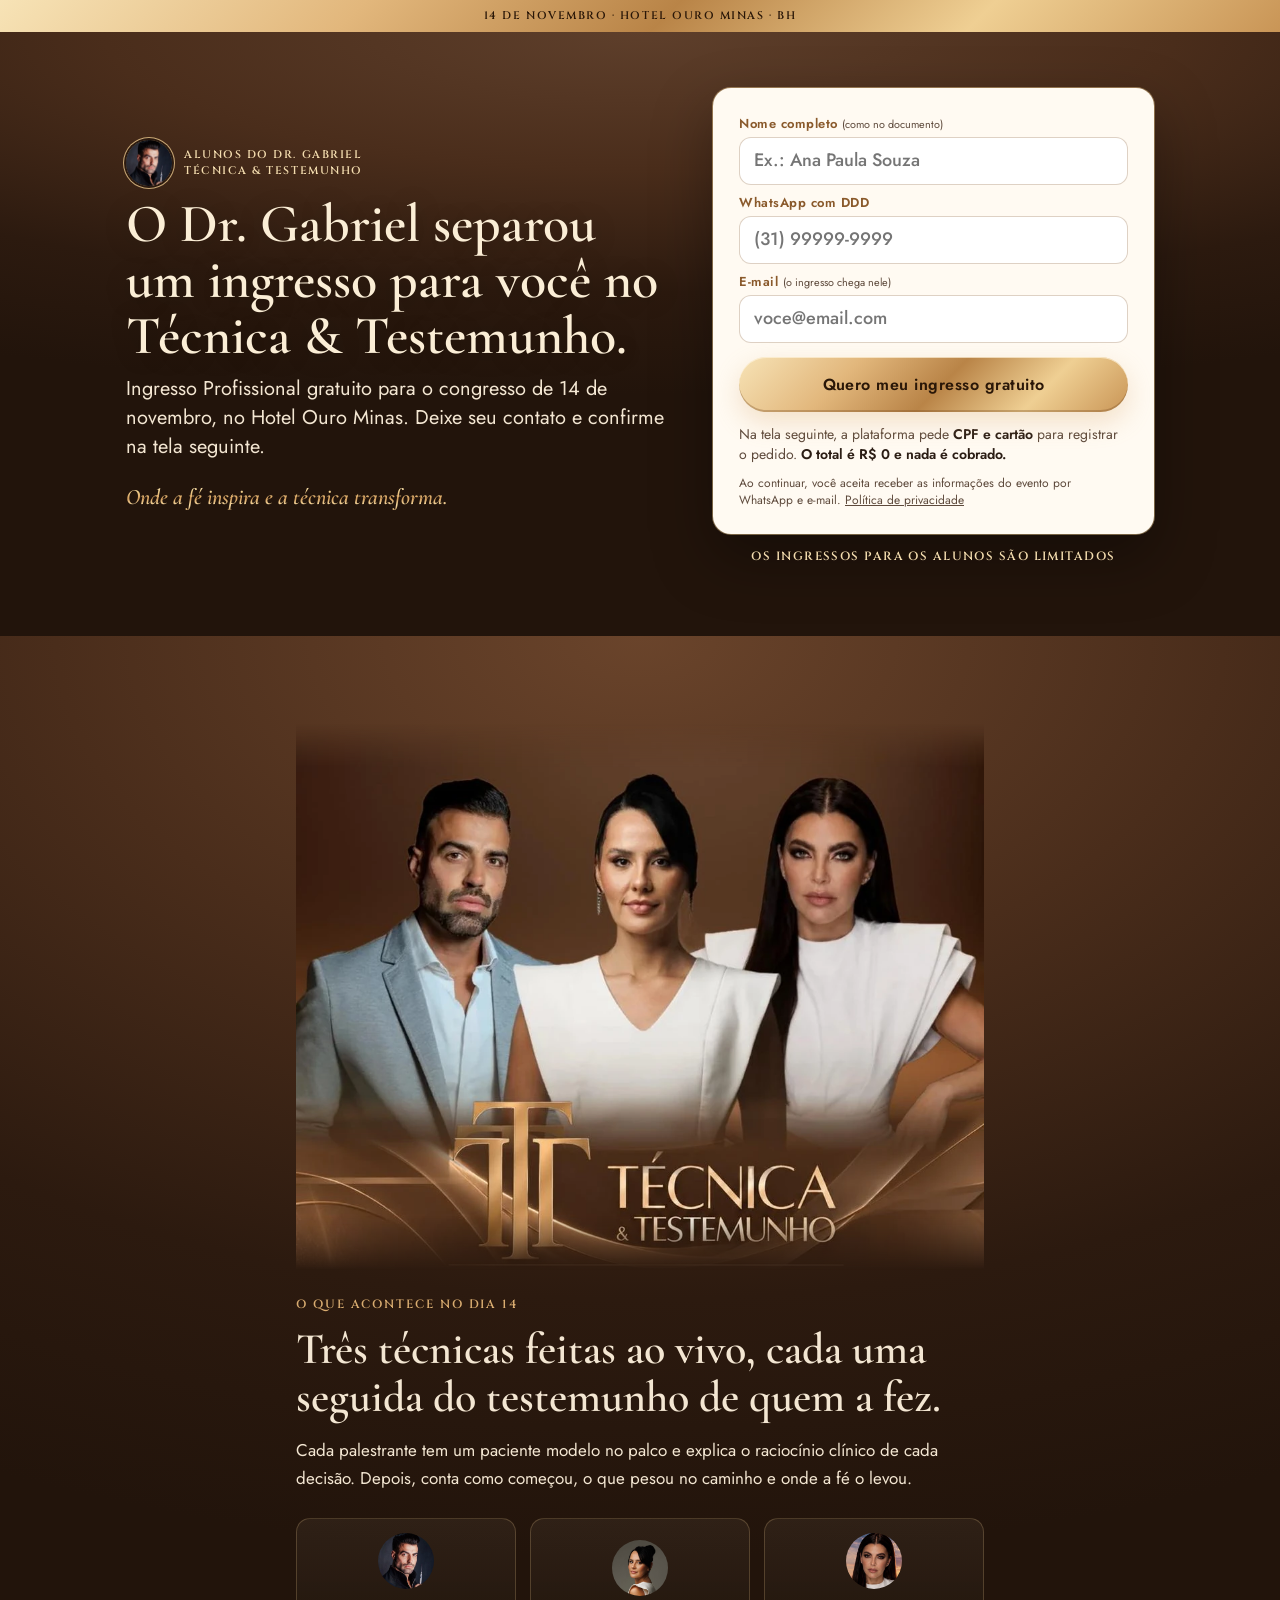
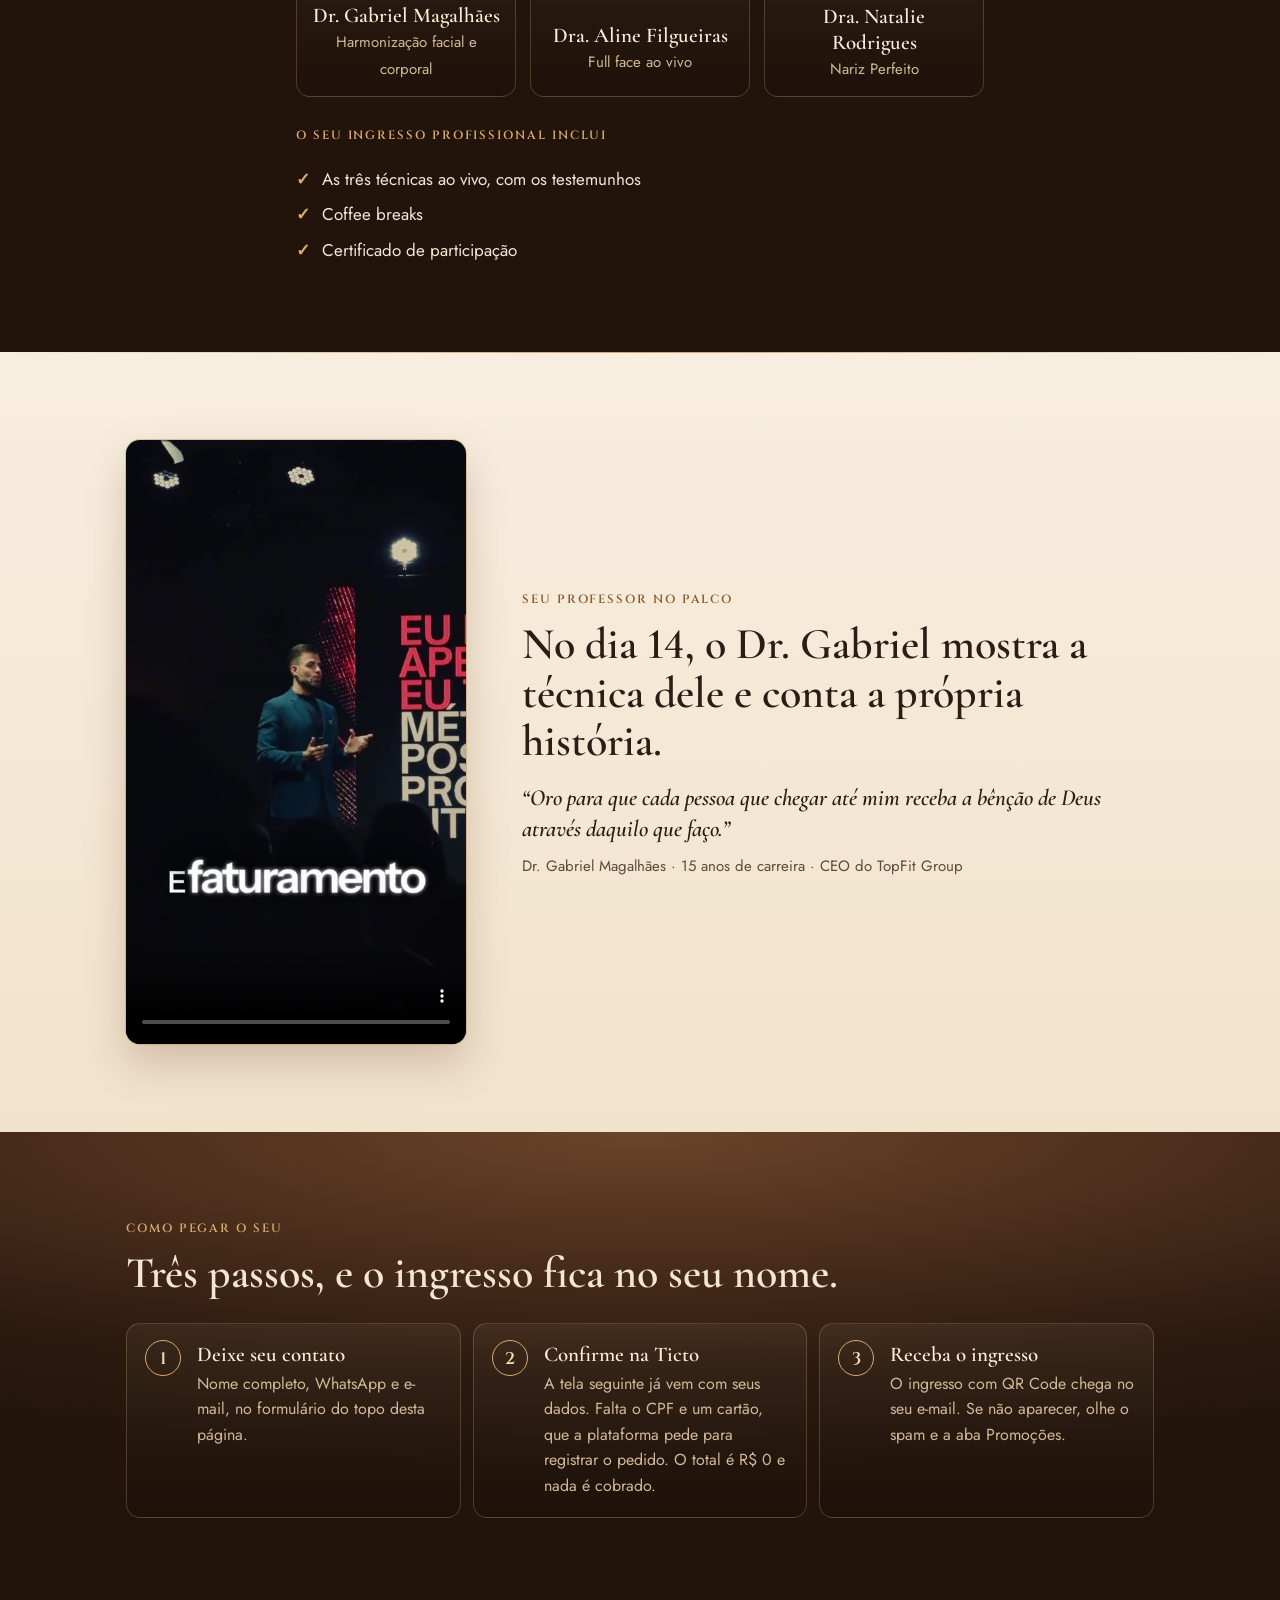
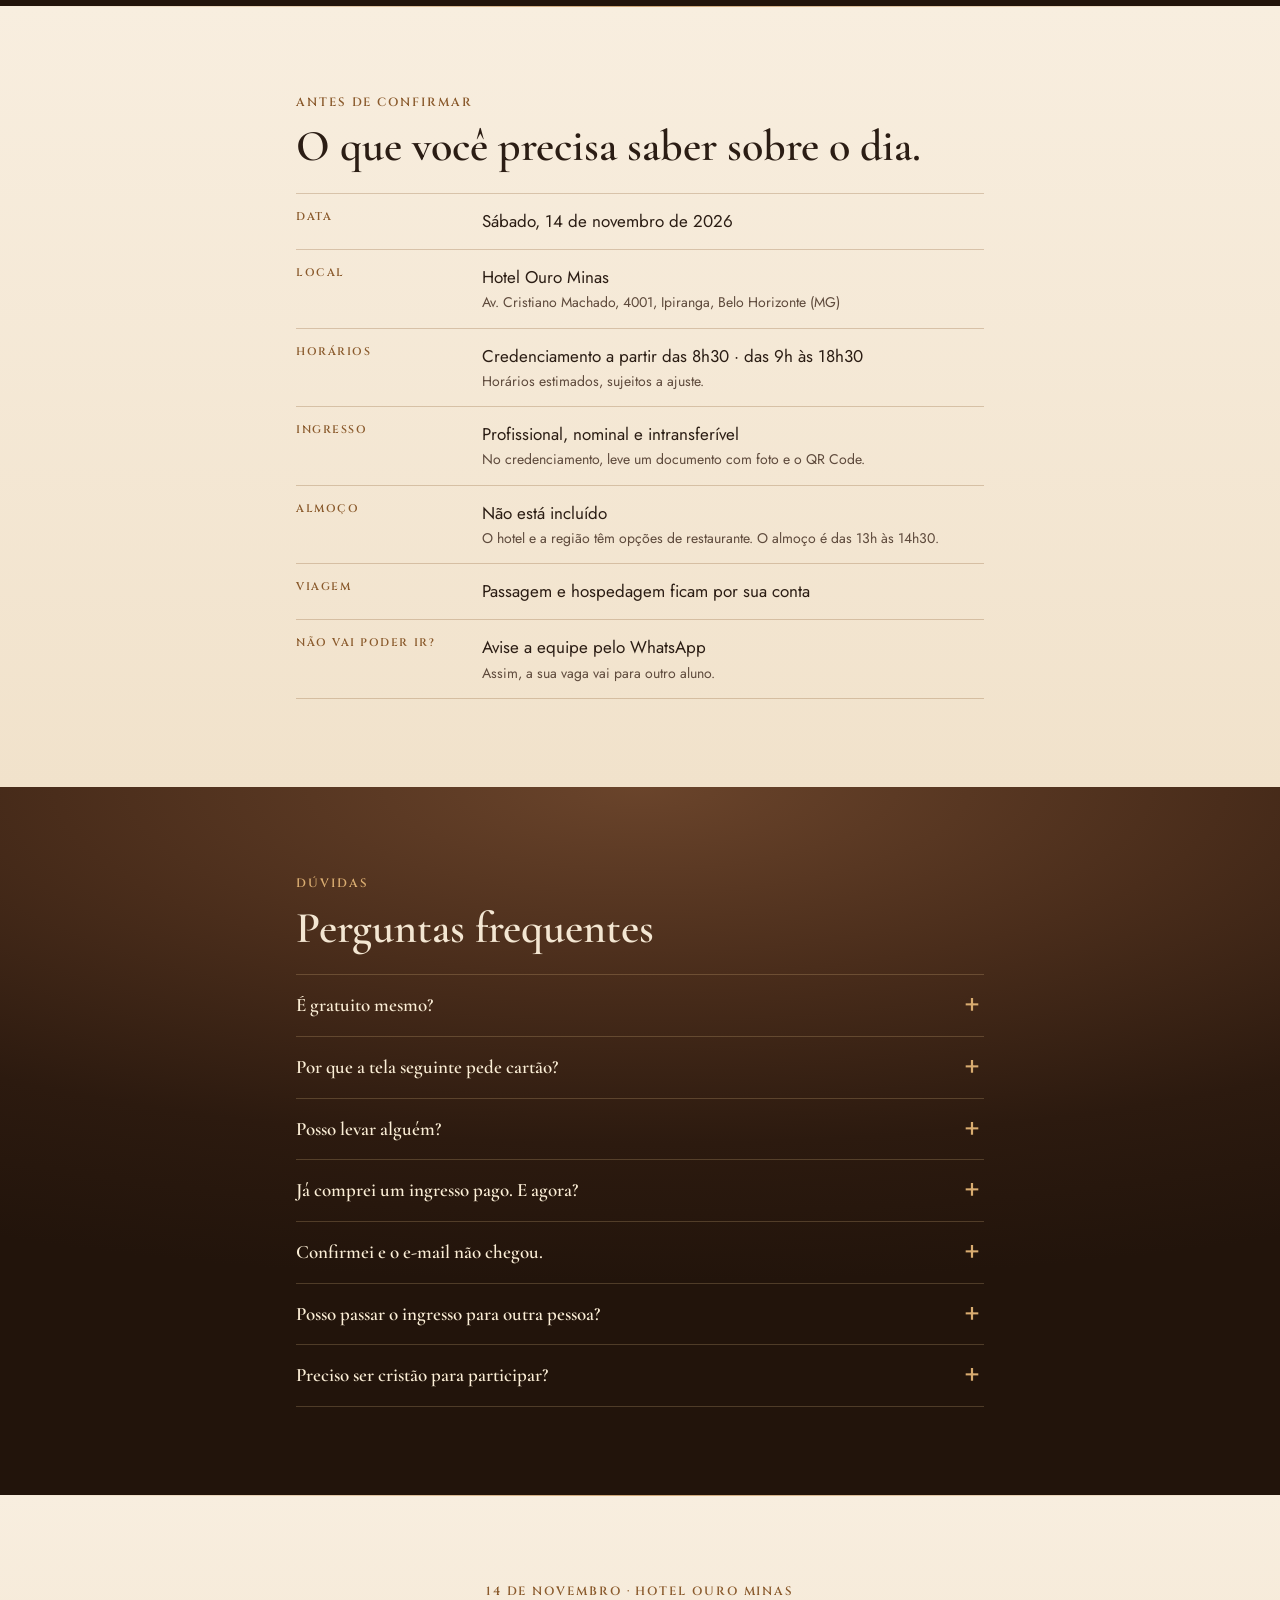
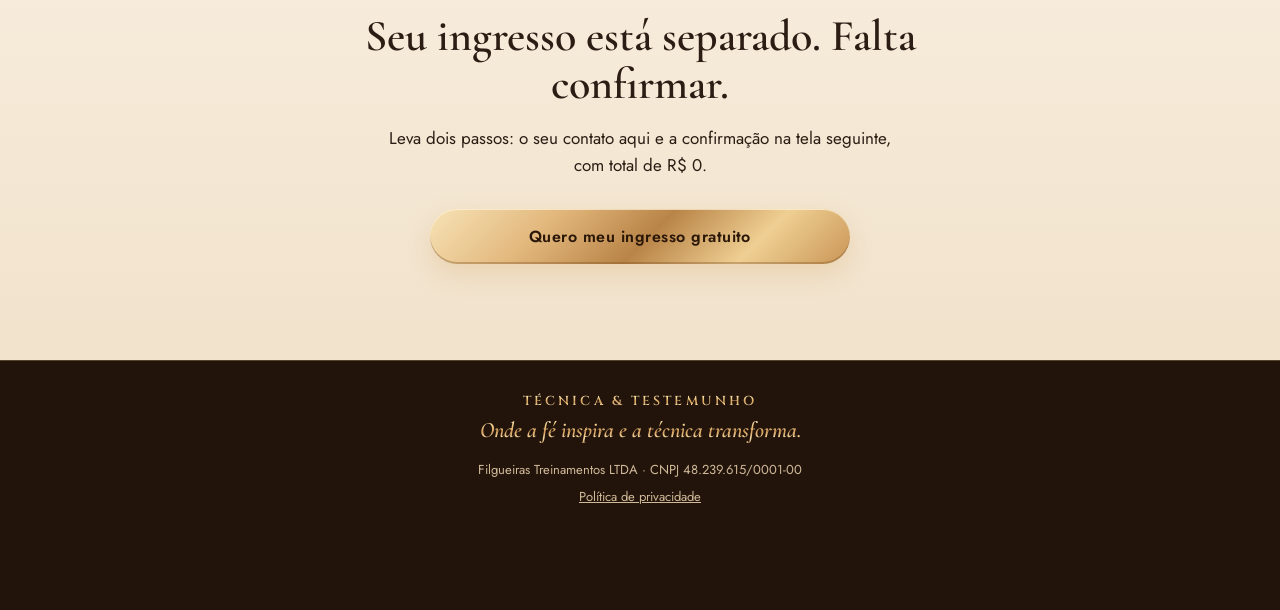
<file: convite-gabriel/index.html>
<!doctype html>
<html lang="pt-BR">
<head>
<meta charset="utf-8">
<meta name="viewport" content="width=device-width, initial-scale=1">
<meta name="robots" content="noindex, nofollow">
<title>Convite do Dr. Gabriel · Técnica & Testemunho</title>
<meta name="description" content="Ingresso Profissional gratuito para os alunos do Dr. Gabriel Magalhães no Técnica & Testemunho, 14 de novembro, Hotel Ouro Minas, Belo Horizonte.">
<meta property="og:title" content="O Dr. Gabriel separou um ingresso para você">
<meta property="og:description" content="Ingresso Profissional gratuito para os alunos do Dr. Gabriel no Técnica & Testemunho. 14/11, Hotel Ouro Minas, BH.">
<meta property="og:url" content="https://tecnicaetestemunho.alinefilgueiras.com.br/convite-gabriel/">
<meta property="og:image" content="https://tecnicaetestemunho.alinefilgueiras.com.br/assets/og-v4.jpg">
<meta property="og:image:width" content="1200">
<meta property="og:image:height" content="630">
<link rel="icon" type="image/png" sizes="32x32" href="../assets/favicon-32.png">
<link rel="icon" type="image/png" sizes="192x192" href="../assets/favicon.png">
<link rel="apple-touch-icon" href="../assets/apple-touch-icon.png">
<link rel="preconnect" href="https://fonts.googleapis.com">
<link rel="preconnect" href="https://fonts.gstatic.com" crossorigin>
<link href="https://fonts.googleapis.com/css2?family=Cinzel:wght@500;600&family=Cormorant+Garamond:ital,wght@0,500;0,600;0,700;1,500;1,600&family=Jost:wght@400;500;600&display=swap" rel="stylesheet">
<!-- Utmify: guarda as UTMs do link e repassa ao checkout da Ticto (script oficial) -->
<script src="https://cdn.utmify.com.br/scripts/utms/latest.js" data-utmify-prevent-xcod-sck data-utmify-prevent-subids async defer></script>
<style>
  :root {
    --cacau: #1c120c; --tinta: #2b1d14; --tinta-suave: #5e4a3c; --bronze: #8a5a2c;
    --texto: #efe3d3; --texto-suave: #c4b19c; --erro: #b4483b;
    --linha-clara: rgba(138, 90, 44, .28);
    --corpo: "Jost", "Helvetica Neue", Arial, sans-serif;
  }
  *, *::before, *::after { box-sizing: border-box; }
  html { scroll-behavior: smooth; -webkit-text-size-adjust: 100%; }
  body { margin: 0; background: #22140b; color: var(--texto); font: 400 17px/1.6 var(--corpo); overflow-x: hidden; }
  img, video { max-width: 100%; height: auto; display: block; }
  a { color: inherit; }
  .wrap { width: 100%; max-width: 1060px; margin: 0 auto; padding: 0 16px; }
  .estreito { max-width: 720px; }
  h1, h2, h3 { font-family: var(--titulo); margin: 0; }
  h2 { font-size: clamp(30px, 4.6vw, 44px); line-height: 1.1; }
  p { margin: 0 0 1em; }
  .rotulo { font: 600 12px/1.4 var(--logo); letter-spacing: .16em; text-transform: uppercase; color: var(--ouro); margin: 0 0 12px; }
  .claro .rotulo { color: var(--bronze); }
  section { padding: 64px 0; }
  .escuro { background: var(--fundo-escuro); }
  .claro { background: var(--fundo-claro); color: var(--tinta); position: relative; }
  .claro::before { content: ""; position: absolute; left: 0; right: 0; top: 0; height: 1px; background: linear-gradient(90deg, transparent, rgba(185, 132, 71, .7), transparent); }
  .btn { display: inline-block; width: 100%; padding: 18px 24px; border-radius: 999px; cursor: pointer;
    font: 600 16px/1.2 var(--corpo); letter-spacing: .03em; text-decoration: none; text-align: center; }
  .btn[disabled] { opacity: .75; cursor: progress; }
  .btn:focus-visible { outline: 3px solid var(--ouro-claro); outline-offset: 3px; }

  .barra-data { background: var(--ouro-metal); color: #2a1708; text-align: center; padding: 9px 12px;
    font: 600 11px/1.3 var(--logo); letter-spacing: .14em; text-transform: uppercase; }

  /* Hero: convite + formulário, tudo na primeira tela do celular */
  .hero { position: relative; padding: 16px 0 44px;
    background: radial-gradient(110% 60% at 50% 0%, #5e3f2b 0%, #4a2d1b 38%, #2c1a0f 72%, #22140b 100%); }
  .hero-grade { display: grid; gap: 16px; align-items: center; }
  .de { display: flex; align-items: center; gap: 12px; margin-bottom: 10px; }
  .de img { width: 46px; height: 46px; border-radius: 50%; object-fit: cover; box-shadow: 0 0 0 2px #2c1a0f, 0 0 0 3px rgba(236, 201, 142, .8); flex: none; }
  .de p { margin: 0; font: 600 11px/1.45 var(--logo); letter-spacing: .14em; text-transform: uppercase; color: var(--ouro-claro); }
  .hero h1 { font-weight: 600; font-size: clamp(29px, 6.2vw, 54px); line-height: 1.04; color: #fbeed6; text-shadow: 0 2px 24px rgba(0, 0, 0, .25); }
  .hero .sub { margin: 10px 0 0; font-size: 16px; line-height: 1.45; color: #f3e6d2; }
  .hero .assinatura-hero { display: none; }

  .cartao { background: #fffaf2; color: var(--tinta); border-radius: 18px; padding: 16px 16px 16px;
    box-shadow: 0 0 0 1px rgba(236, 201, 142, .45), 0 24px 60px rgba(0, 0, 0, .35); }
  .campo + .campo { margin-top: 10px; }
  .campo label { display: block; font: 600 13px/1.3 var(--corpo); letter-spacing: .04em; color: var(--bronze); margin-bottom: 4px; }
  .campo label small { font-weight: 400; letter-spacing: 0; color: var(--tinta-suave); }
  .campo input { width: 100%; min-height: 48px; padding: 10px 14px; border: 1px solid var(--linha-clara); border-radius: 12px;
    background: #fff; font: 500 18px/1.2 var(--corpo); color: var(--tinta); -webkit-appearance: none; appearance: none; }
  .campo input:focus { outline: none; border-color: var(--ouro-escuro); box-shadow: 0 0 0 3px rgba(217, 172, 112, .3); }
  .campo.erro input { border-color: var(--erro); }
  .campo .msg { display: none; margin: 6px 0 0; font-size: 14px; line-height: 1.4; color: var(--erro); }
  .campo.erro .msg { display: block; }
  .sugestao { margin: 6px 0 0; font-size: 14px; color: var(--tinta-suave); }
  .sugestao button { font: inherit; color: var(--bronze); text-decoration: underline; background: none; border: 0; padding: 0; cursor: pointer; }
  .cartao .btn { margin-top: 14px; }
  .aviso-cartao { margin: 12px 0 0; font-size: 14px; line-height: 1.45; color: var(--tinta-suave); }
  .aviso-cartao b { color: var(--tinta); font-weight: 600; }
  .lgpd { margin: 10px 0 0; font-size: 12px; line-height: 1.45; color: var(--tinta-suave); }
  .limitado { margin: 14px 0 0; font: 600 12px/1.4 var(--logo); letter-spacing: .12em; text-transform: uppercase; color: var(--ouro-claro); text-align: center; }
  .retorno p { margin: 0 0 6px; }
  .retorno .btn { margin-top: 10px; }
  .retorno .editar { display: block; margin-top: 12px; font-size: 14px; color: var(--tinta-suave); text-align: center; background: none; border: 0; text-decoration: underline; cursor: pointer; font-family: var(--corpo); width: 100%; }
  .falha { display: block; margin-top: 10px; font-size: 14px; text-align: center; color: var(--bronze); }

  /* O dia 14 */
  .palco { max-width: 760px; margin: 0 auto 26px; aspect-ratio: 1024 / 812;
    -webkit-mask-image: linear-gradient(180deg, transparent 0, #000 8%, #000 90%, transparent 100%); mask-image: linear-gradient(180deg, transparent 0, #000 8%, #000 90%, transparent 100%); }
  .palco img { width: 100%; height: 100%; object-fit: cover; }
  .tres { list-style: none; padding: 0; margin: 26px 0 0; display: grid; gap: 14px; }
  .tres li { display: grid; grid-template-columns: 56px 1fr; gap: 14px; align-items: center; padding: 14px; border: 1px solid var(--linha-escura); border-radius: 14px; background: linear-gradient(180deg, rgba(255, 236, 200, .06), rgba(0, 0, 0, .14)); }
  .tres img { width: 56px; height: 56px; border-radius: 50%; object-fit: cover; }
  .tres b { display: block; font: 600 21px/1.2 var(--titulo); color: #fbeed6; }
  .tres span { font-size: 15px; color: var(--texto-suave); }
  .inclui { margin: 22px 0 0; padding: 0; list-style: none; display: grid; gap: 8px; }
  .inclui li { padding-left: 26px; position: relative; }
  .inclui li::before { content: "✓"; position: absolute; left: 0; color: var(--ouro); font-weight: 600; }

  /* Vídeo do Dr. Gabriel */
  .video { display: grid; gap: 26px; align-items: center; }
  .video video { width: 100%; max-width: 340px; margin: 0 auto; border-radius: 14px; aspect-ratio: 9 / 16; object-fit: cover; background: #000;
    box-shadow: 0 0 0 1px rgba(185, 132, 71, .4), 0 18px 40px rgba(106, 68, 43, .25); }
  .video .frase { font: italic 600 23px/1.35 var(--titulo); color: var(--tinta); margin: 18px 0 8px; }
  .video .quem { font-size: 15px; color: var(--tinta-suave); }

  /* Como pegar o seu */
  .passos { list-style: none; padding: 0; margin: 26px 0 0; counter-reset: p; display: grid; gap: 12px; }
  .passos li { counter-increment: p; position: relative; padding: 18px 18px 18px 70px; border: 1px solid var(--linha-escura); border-radius: 14px; background: linear-gradient(180deg, rgba(255, 236, 200, .06), rgba(0, 0, 0, .14)); }
  .passos li::before { content: counter(p); position: absolute; left: 18px; top: 16px; width: 36px; height: 36px; border-radius: 50%; border: 1px solid var(--ouro); display: grid; place-items: center; font: 600 17px/1 var(--logo); color: var(--ouro-claro); }
  .passos b { display: block; font: 600 21px/1.25 var(--titulo); color: #fbeed6; margin-bottom: 2px; }
  .passos p { margin: 0; font-size: 16px; color: var(--texto-suave); }

  /* Antes de confirmar */
  .info { margin: 22px 0 0; border-top: 1px solid var(--linha-clara); }
  .info div { display: grid; grid-template-columns: 1fr; gap: 2px; padding: 14px 0; border-bottom: 1px solid var(--linha-clara); }
  .info dt { font: 600 11px/1.6 var(--logo); letter-spacing: .14em; text-transform: uppercase; color: var(--bronze); }
  .info dd { margin: 0; }
  .info dd small { display: block; color: var(--tinta-suave); font-size: 14px; }

  /* Dúvidas */
  details { border-bottom: 1px solid var(--linha-escura); }
  details:first-of-type { border-top: 1px solid var(--linha-escura); }
  summary { cursor: pointer; list-style: none; padding: 18px 34px 18px 0; position: relative; font: 600 19px/1.3 var(--titulo); color: #fbeed6; }
  summary::-webkit-details-marker { display: none; }
  summary::after { content: "+"; position: absolute; right: 4px; top: 14px; font: 400 26px/1 var(--corpo); color: var(--ouro); }
  details[open] summary::after { content: "–"; }
  details p { color: var(--texto-suave); margin: 0 0 18px; }

  .final { text-align: center; }
  .final .btn { max-width: 420px; margin-top: 8px; }
  .assinatura { font: italic 600 22px/1.35 var(--titulo); margin: 22px 0 0; }

  footer { padding: 32px 0 96px; text-align: center; font-size: 13px; color: var(--texto-suave); border-top: 1px solid rgba(236, 201, 142, .25); background: #22140b; }
  footer p { margin: 0 0 6px; }
  .marca-rodape { font: 600 13px/1.3 var(--logo); letter-spacing: .24em; }

  @media (min-width: 900px) {
    .hero { padding: 56px 0 72px; }
    .hero-grade { grid-template-columns: 1.1fr .9fr; gap: 48px; }
    .hero .sub { font-size: 20px; }
    .hero .assinatura-hero { display: block; margin-top: 22px; }
    .cartao { padding: 28px 26px 24px; }
    .tres { grid-template-columns: repeat(3, 1fr); }
    .tres li { grid-template-columns: 1fr; text-align: center; justify-items: center; }
    .video { grid-template-columns: 340px 1fr; gap: 56px; }
    .passos { grid-template-columns: repeat(3, 1fr); }
    .info div { grid-template-columns: 170px 1fr; gap: 16px; }
    section { padding: 88px 0; }
  }
  @media (prefers-reduced-motion: reduce) { html { scroll-behavior: auto; } }
</style>
<link rel="stylesheet" href="../marca.css">
</head>
<body class="pg-convite">

<div class="barra-data">14 de novembro · Hotel Ouro Minas · BH</div>

<!-- 1. Convite + formulário -->
<header class="hero" id="convite">
  <div class="wrap hero-grade">
    <div>
      <div class="de">
        <img src="../assets/gabriel.jpg" alt="Dr. Gabriel Magalhães" width="46" height="46" fetchpriority="high">
        <p>Alunos do Dr. Gabriel<br>Técnica &amp; Testemunho</p>
      </div>
      <h1>O Dr. Gabriel separou um ingresso para você no Técnica &amp; Testemunho.</h1>
      <p class="sub">Ingresso Profissional gratuito para o congresso de 14 de novembro, no Hotel Ouro Minas. Deixe seu contato e confirme na tela seguinte.</p>
      <p class="assinatura assinatura-hero dourado">Onde a fé inspira e a técnica transforma.</p>
    </div>

    <div>
      <div class="cartao" data-cartao>
        <form data-form novalidate>
          <div class="campo">
            <label for="nome">Nome completo <small>(como no documento)</small></label>
            <input id="nome" name="nome" type="text" autocomplete="name" autocapitalize="words" maxlength="80" placeholder="Ex.: Ana Paula Souza">
            <p class="msg">Escreva nome e sobrenome. O ingresso é nominal.</p>
          </div>
          <div class="campo">
            <label for="whats">WhatsApp com DDD</label>
            <input id="whats" name="whats" type="tel" inputmode="numeric" autocomplete="tel-national" placeholder="(31) 99999-9999">
            <p class="msg">Confira o número: DDD e celular, só números.</p>
          </div>
          <div class="campo">
            <label for="email">E-mail <small>(o ingresso chega nele)</small></label>
            <input id="email" name="email" type="email" inputmode="email" autocomplete="email" autocapitalize="off" spellcheck="false" maxlength="120" placeholder="voce@email.com">
            <p class="msg">Confira o e-mail. É nele que o ingresso com QR Code chega.</p>
            <p class="sugestao" data-sugestao hidden></p>
          </div>
          <button class="btn" type="submit" data-enviar>Quero meu ingresso gratuito</button>
          <p class="aviso-cartao">Na tela seguinte, a plataforma pede <b>CPF e cartão</b> para registrar o pedido. <b>O total é R$ 0 e nada é cobrado.</b></p>
          <p class="lgpd">Ao continuar, você aceita receber as informações do evento por WhatsApp e e-mail. <a href="../privacidade/">Política de privacidade</a></p>
        </form>
      </div>
      <!-- A DEFINIR: número de ingressos e prazo. Até lá, só "limitados". -->
      <p class="limitado">Os ingressos para os alunos são limitados</p>
    </div>
  </div>
</header>

<!-- 2. O que acontece no dia 14 -->
<section class="escuro">
  <div class="wrap estreito">
    <div class="palco"><img src="../assets/key-visual-v4.webp" alt="Dr. Gabriel Magalhães, Dra. Aline Filgueiras e Dra. Natalie Rodrigues, com o logo do Técnica &amp; Testemunho" width="1024" height="812" loading="lazy"></div>
    <p class="rotulo">O que acontece no dia 14</p>
    <h2>Três técnicas feitas ao vivo, cada uma seguida do testemunho de quem a fez.</h2>
    <p style="margin-top:16px">Cada palestrante tem um paciente modelo no palco e explica o raciocínio clínico de cada decisão. Depois, conta como começou, o que pesou no caminho e onde a fé o levou.</p>
    <ul class="tres">
      <li><img src="../assets/gabriel.jpg" alt="" width="56" height="56" loading="lazy"><div><b>Dr. Gabriel Magalhães</b><span>Harmonização facial e corporal</span></div></li>
      <li><img src="../assets/aline.jpg" alt="" width="56" height="56" loading="lazy"><div><b>Dra. Aline Filgueiras</b><span>Full face ao vivo</span></div></li>
      <li><img src="../assets/natalie.jpg" alt="" width="56" height="56" loading="lazy"><div><b>Dra. Natalie Rodrigues</b><span>Nariz Perfeito</span></div></li>
    </ul>
    <p class="rotulo" style="margin-top:30px">O seu ingresso Profissional inclui</p>
    <ul class="inclui">
      <li>As três técnicas ao vivo, com os testemunhos</li>
      <li>Coffee breaks</li>
      <li>Certificado de participação</li>
    </ul>
  </div>
</section>

<!-- 3. O Dr. Gabriel no palco -->
<section class="claro">
  <div class="wrap video">
    <video controls playsinline preload="none" poster="../assets/videos/gabriel.jpg" aria-label="Dr. Gabriel Magalhães no palco"><source src="../assets/videos/gabriel.mp4" type="video/mp4"></video>
    <div>
      <p class="rotulo">Seu professor no palco</p>
      <h2>No dia 14, o Dr. Gabriel mostra a técnica dele e conta a própria história.</h2>
      <p class="frase">“Oro para que cada pessoa que chegar até mim receba a bênção de Deus através daquilo que faço.”</p>
      <p class="quem">Dr. Gabriel Magalhães · 15 anos de carreira · CEO do TopFit Group</p>
    </div>
  </div>
</section>

<!-- 4. Como pegar o seu -->
<section class="escuro">
  <div class="wrap">
    <p class="rotulo">Como pegar o seu</p>
    <h2>Três passos, e o ingresso fica no seu nome.</h2>
    <ol class="passos">
      <li><b>Deixe seu contato</b><p>Nome completo, WhatsApp e e-mail, no formulário do topo desta página.</p></li>
      <li><b>Confirme na Ticto</b><p>A tela seguinte já vem com seus dados. Falta o CPF e um cartão, que a plataforma pede para registrar o pedido. O total é R$ 0 e nada é cobrado.</p></li>
      <li><b>Receba o ingresso</b><p>O ingresso com QR Code chega no seu e-mail. Se não aparecer, olhe o spam e a aba Promoções.</p></li>
    </ol>
  </div>
</section>

<!-- 5. Antes de confirmar -->
<section class="claro">
  <div class="wrap estreito">
    <p class="rotulo">Antes de confirmar</p>
    <h2>O que você precisa saber sobre o dia.</h2>
    <dl class="info">
      <div><dt>Data</dt><dd>Sábado, 14 de novembro de 2026</dd></div>
      <div><dt>Local</dt><dd>Hotel Ouro Minas<small>Av. Cristiano Machado, 4001, Ipiranga, Belo Horizonte (MG)</small></dd></div>
      <div><dt>Horários</dt><dd>Credenciamento a partir das 8h30 · das 9h às 18h30<small>Horários estimados, sujeitos a ajuste.</small></dd></div>
      <div><dt>Ingresso</dt><dd>Profissional, nominal e intransferível<small>No credenciamento, leve um documento com foto e o QR Code.</small></dd></div>
      <div><dt>Almoço</dt><dd>Não está incluído<small>O hotel e a região têm opções de restaurante. O almoço é das 13h às 14h30.</small></dd></div>
      <div><dt>Viagem</dt><dd>Passagem e hospedagem ficam por sua conta</dd></div>
      <div><dt>Não vai poder ir?</dt><dd>Avise a equipe pelo WhatsApp<small>Assim, a sua vaga vai para outro aluno.</small></dd></div>
    </dl>
  </div>
</section>

<!-- 6. Dúvidas -->
<section class="escuro" id="duvidas">
  <div class="wrap estreito">
    <p class="rotulo">Dúvidas</p>
    <h2 style="margin-bottom:22px">Perguntas frequentes</h2>
    <details><summary>É gratuito mesmo?</summary><p>É. O Dr. Gabriel separou ingressos Profissional para os alunos dele. Você não paga nada pelo ingresso.</p></details>
    <details><summary>Por que a tela seguinte pede cartão?</summary><p>A Ticto, plataforma que emite os ingressos, pede o CPF e um cartão para registrar o pedido. O total do pedido é R$ 0, e nada é cobrado no cartão.</p></details>
    <details><summary>Posso levar alguém?</summary><p>O ingresso gratuito é de 1 por aluno. Quem for com você compra o ingresso na <a href="../">página do congresso</a>.</p></details>
    <details><summary>Já comprei um ingresso pago. E agora?</summary><p><a href="#" data-whatsapp-pago>Fale com a equipe no WhatsApp</a> e a gente vê o seu caso.</p></details>
    <details><summary>Confirmei e o e-mail não chegou.</summary><p>Olhe o spam e a aba Promoções. Se não estiver lá, <a href="#" data-whatsapp-email>chame a equipe no WhatsApp</a> com o e-mail que você usou.</p></details>
    <details><summary>Posso passar o ingresso para outra pessoa?</summary><p>Não. O ingresso é nominal, e o credenciamento confere nome e documento.</p></details>
    <details><summary>Preciso ser cristão para participar?</summary><p>Não. O congresso é de harmonização e aberto a todos os profissionais. Os palestrantes falam de Deus porque essa é a história real de cada um.</p></details>
  </div>
</section>

<!-- 7. Chamada final -->
<section class="claro final">
  <div class="wrap estreito">
    <p class="rotulo">14 de novembro · Hotel Ouro Minas</p>
    <h2>Seu ingresso está separado. Falta confirmar.</h2>
    <p style="margin:16px auto 22px;max-width:520px">Leva dois passos: o seu contato aqui e a confirmação na tela seguinte, com total de R$ 0.</p>
    <a class="btn" href="#convite" data-ir-form>Quero meu ingresso gratuito</a>
  </div>
</section>

<footer>
  <div class="wrap">
    <p class="marca-rodape dourado">TÉCNICA &amp; TESTEMUNHO</p>
    <p class="assinatura dourado" style="margin:6px 0 14px">Onde a fé inspira e a técnica transforma.</p>
    <p>Filgueiras Treinamentos LTDA · CNPJ 48.239.615/0001-00</p>
    <p><a href="../privacidade/">Política de privacidade</a></p>
  </div>
</footer>

<noscript><img height="1" width="1" style="display:none" alt="" src="https://www.facebook.com/tr?id=1324439740761727&ev=PageView&noscript=1"></noscript>
<script src="../config.js"></script>
<script src="../analise.js"></script>
<script>
(function () {
  /* ---------- Pixel do Meta. A compra (R$ 0) é enviada pela Ticto. ---------- */
  if (CONFIG.pixelId) {
    !function(f,b,e,v,n,t,s){if(f.fbq)return;n=f.fbq=function(){n.callMethod?n.callMethod.apply(n,arguments):n.queue.push(arguments)};if(!f._fbq)f._fbq=n;n.push=n;n.loaded=!0;n.version='2.0';n.queue=[];t=b.createElement(e);t.async=!0;t.src=v;s=b.getElementsByTagName(e)[0];s.parentNode.insertBefore(t,s)}(window,document,'script','https://connect.facebook.net/en_US/fbevents.js');
    fbq("init", CONFIG.pixelId);
    fbq("track", "PageView");
  }
  const track = (...a) => { try { window.fbq && fbq(...a); } catch (e) {} };
  const cfg = CONFIG.cortesia || {};
  const params = new URLSearchParams(location.search);
  const utm = {
    source: params.get("utm_source") || "", medium: params.get("utm_medium") || "", campaign: params.get("utm_campaign") || "",
    content: params.get("utm_content") || "convite-gabriel", term: params.get("utm_term") || ""
  };
  TTA.marcar("pagina", "convite-gabriel");
  TTA.evento("cortesia_visita", { utm_source: utm.source, utm_medium: utm.medium, utm_campaign: utm.campaign, utm_content: utm.content });

  /* ---------- Contato salvo (48 h): quem volta não preenche de novo nem gera lead duplicado ---------- */
  const CHAVE = "tt_cortesia_v1";
  const novoId = () => (crypto.randomUUID ? crypto.randomUUID() : "c" + Date.now() + Math.random().toString(16).slice(2));
  let salvo = null;
  try { const v = JSON.parse(localStorage.getItem(CHAVE) || "null"); if (v && Date.now() - v.t < 1728e5) salvo = v; } catch (e) {}
  const guarda = d => { try { localStorage.setItem(CHAVE, JSON.stringify(d)); } catch (e) {} };

  /* ---------- Link do checkout da Ticto, já preenchido ---------- */
  // Testado em 03/11: a Ticto preenche com name, email e phonenumber (phone e celular não funcionam).
  const linkCheckout = d => {
    const url = new URL(cfg.checkout);
    url.searchParams.set("name", d.nome);
    url.searchParams.set("email", d.email);
    url.searchParams.set("phonenumber", d.whatsapp);
    params.forEach((v, k) => { if (k.startsWith("utm_") || k === "src" || k === "fbclid") url.searchParams.set(k, v); });
    if (!url.searchParams.get("utm_content")) url.searchParams.set("utm_content", "convite-gabriel");
    if (!url.searchParams.get("src")) url.searchParams.set("src", "cortesia");
    return url.toString();
  };
  const linkWhats = texto => `https://wa.me/${CONFIG.whatsapp}?text=${encodeURIComponent(texto)}`;
  document.querySelectorAll("[data-whatsapp-pago]").forEach(a => { a.href = linkWhats("Olá, sou aluno do Dr. Gabriel e já comprei um ingresso pago para o Técnica & Testemunho."); a.target = "_blank"; a.rel = "noopener"; });
  document.querySelectorAll("[data-whatsapp-email]").forEach(a => { a.href = linkWhats("Olá, confirmei o ingresso gratuito do convite do Dr. Gabriel e o e-mail não chegou."); a.target = "_blank"; a.rel = "noopener"; });

  /* ---------- Envio ao n8n "TT · Cortesia lead" (sem token na página) ---------- */
  const cookie = n => (document.cookie.match(new RegExp("(?:^|; )" + n + "=([^;]*)")) || [])[1] || "";
  const fbc = () => cookie("_fbc") || (params.get("fbclid") ? `fb.1.${Date.now()}.${params.get("fbclid")}` : "");
  const sha256 = async txt => {
    try {
      const buf = await crypto.subtle.digest("SHA-256", new TextEncoder().encode(txt));
      return [...new Uint8Array(buf)].map(b => b.toString(16).padStart(2, "0")).join("");
    } catch (e) { return ""; }
  };
  const enviar = async d => {
    if (!cfg.webhook) return;
    const corpo = {
      etapa: "lead",
      nome: d.nome,
      whatsapp: d.whatsapp,
      email: d.email,
      ph: await sha256("55" + d.whatsapp),
      em: await sha256(d.email),
      event_id: d.eventId,
      fbp: cookie("_fbp"),
      fbc: fbc(),
      url: location.href,
      utm
    };
    try {
      fetch(cfg.webhook, { method: "POST", mode: "no-cors", keepalive: true, headers: { "Content-Type": "text/plain" }, body: JSON.stringify(corpo) });
    } catch (e) {}
  };

  /* ---------- Formulário ---------- */
  const form = document.querySelector("[data-form]");
  const cartao = document.querySelector("[data-cartao]");
  const campoNome = form.querySelector("#nome"), campoWhats = form.querySelector("#whats"), campoEmail = form.querySelector("#email");
  const sugestao = form.querySelector("[data-sugestao]");
  const botao = form.querySelector("[data-enviar]");

  function mascara(v) {
    let d = String(v || "").replace(/\D/g, "");
    if (d.length >= 12 && d.startsWith("55")) d = d.slice(2);
    d = d.slice(0, 11);
    if (d.length <= 2) return d ? `(${d}` : "";
    if (d.length <= 6) return `(${d.slice(0, 2)}) ${d.slice(2)}`;
    if (d.length <= 10) return `(${d.slice(0, 2)}) ${d.slice(2, 6)}-${d.slice(6)}`;
    return `(${d.slice(0, 2)}) ${d.slice(2, 7)}-${d.slice(7)}`;
  }
  const digitos = v => { let d = String(v || "").replace(/\D/g, ""); if (d.length >= 12 && d.startsWith("55")) d = d.slice(2); return d; };
  const limpaNome = v => String(v || "").replace(/[<>]/g, "").replace(/\s+/g, " ").trim().slice(0, 80);
  const nomeOk = n => n.split(" ").filter(p => p.replace(/[^\p{L}]/gu, "").length >= 2).length >= 2;
  // 11 dígitos com o 9 do celular logo depois do DDD (o WhatsApp é celular)
  const telOk = d => !/^0/.test(d) && d.length === 11 && d[2] === "9";
  const emailOk = e => /^[^\s@]+@[^\s@]+\.[^\s@]{2,}$/.test(e);
  // Erros de digitação comuns no domínio: o ingresso vai para o e-mail, então vale avisar
  const DOMINIOS = { "gmail.con": "gmail.com", "gmail.co": "gmail.com", "gmail.com.br": "gmail.com", "gmial.com": "gmail.com", "gmai.com": "gmail.com", "gamil.com": "gmail.com", "gmil.com": "gmail.com", "gmail.cm": "gmail.com", "gnail.com": "gmail.com",
    "hotmail.con": "hotmail.com", "hotmal.com": "hotmail.com", "hotmai.com": "hotmail.com", "hotmail.co": "hotmail.com", "hotmial.com": "hotmail.com", "hormail.com": "hotmail.com",
    "outlok.com": "outlook.com", "outlook.con": "outlook.com", "outloo.com": "outlook.com", "yahoo.con": "yahoo.com", "yaho.com": "yahoo.com", "yahoo.com.bt": "yahoo.com.br", "icloud.con": "icloud.com", "iclod.com": "icloud.com" };
  const corrigido = e => { const [u, dom] = e.split("@"); return dom && DOMINIOS[dom] ? `${u}@${DOMINIOS[dom]}` : ""; };
  const mostraSugestao = () => {
    const e = campoEmail.value.trim().toLowerCase();
    const c = corrigido(e);
    sugestao.hidden = !c;
    if (c) sugestao.innerHTML = `Você quis dizer <button type="button" data-usar>${c.replace(/[<>&"]/g, "")}</button>?`;
  };

  let comecou = false;
  form.addEventListener("focusin", () => { if (!comecou) { comecou = true; TTA.evento("cortesia_form_inicio"); } });
  form.addEventListener("input", ev => {
    if (ev.target === campoWhats) campoWhats.value = mascara(campoWhats.value);
    if (ev.target === campoEmail) mostraSugestao();
    const c = ev.target.closest(".campo"); if (c) c.classList.remove("erro");
  });
  sugestao.addEventListener("click", ev => {
    if (!ev.target.matches("[data-usar]")) return;
    campoEmail.value = ev.target.textContent; sugestao.hidden = true;
    TTA.evento("cortesia_email_corrigido");
  });

  const irParaCheckout = d => {
    const link = linkCheckout(d);
    TTA.evento("cortesia_checkout", { utm_content: utm.content });
    track("trackCustom", "CliqueCheckout", { ingresso: "cortesia", value: 0, currency: "BRL", origem: "convite-gabriel" });
    // Mesma aba: o navegador dentro do WhatsApp nem sempre abre outra. O atraso deixa o Pixel e o envio saírem.
    setTimeout(() => { location.href = link; }, 350);
    return link;
  };

  form.addEventListener("submit", ev => {
    ev.preventDefault();
    const nome = limpaNome(campoNome.value);
    const whatsapp = digitos(campoWhats.value);
    let email = campoEmail.value.trim().toLowerCase();
    const ok = { nome: nomeOk(nome), whats: telOk(whatsapp), email: emailOk(email) };
    campoNome.closest(".campo").classList.toggle("erro", !ok.nome);
    campoWhats.closest(".campo").classList.toggle("erro", !ok.whats);
    campoEmail.closest(".campo").classList.toggle("erro", !ok.email);
    const errados = Object.keys(ok).filter(k => !ok[k]);
    if (errados.length) {
      TTA.evento("cortesia_form_erro", { campos: errados.join(",") });
      ({ nome: campoNome, whats: campoWhats, email: campoEmail })[errados[0]].focus();
      return;
    }
    const d = { nome, whatsapp, email, eventId: (salvo && salvo.whatsapp === whatsapp && salvo.eventId) || novoId(), t: Date.now() };
    const repetido = salvo && salvo.whatsapp === whatsapp && salvo.email === email && salvo.nome === nome;
    guarda(d); salvo = d;
    botao.disabled = true; botao.textContent = "Abrindo sua confirmação...";
    if (!repetido) {
      track("track", "Lead", { content_name: "Cortesia alunos Gabriel" }, { eventID: d.eventId });
      enviar(d);
      TTA.identificar(d.eventId, { passou_cortesia: true });
      TTA.marcar("passou_cortesia", true);
      TTA.evento("cortesia_lead", { utm_content: utm.content });
    }
    const link = irParaCheckout(d);
    // Se o navegador não sair da página, fica um link para tocar
    setTimeout(() => {
      if (document.visibilityState === "visible" && !form.querySelector(".falha")) {
        const a = document.createElement("a"); a.className = "falha"; a.href = link; a.textContent = "A página não abriu? Toque aqui para confirmar.";
        form.appendChild(a); botao.disabled = false; botao.textContent = "Quero meu ingresso gratuito";
      }
    }, 4000);
  });

  // Voltou à página (ou voltou do checkout): mostra o atalho para a confirmação
  const mostraRetorno = d => {
    const primeiro = esc(d.nome.split(" ")[0]);
    const caixa = document.createElement("div");
    caixa.className = "retorno";
    caixa.innerHTML = `<p class="rotulo" style="color:var(--bronze)">Seus dados já estão aqui</p>
      <p>${primeiro}, falta só confirmar o seu ingresso gratuito na Ticto. A plataforma pede CPF e cartão para registrar o pedido. O total é R$ 0 e nada é cobrado.</p>
      <a class="btn" href="${esc(linkCheckout(d))}" data-continuar>Continuar para a confirmação</a>
      <button class="editar" type="button" data-editar>Não é você? Preencher outros dados</button>`;
    form.hidden = true;
    cartao.appendChild(caixa);
    caixa.querySelector("[data-continuar]").addEventListener("click", ev => { ev.preventDefault(); irParaCheckout(d); });
    caixa.querySelector("[data-editar]").addEventListener("click", () => {
      caixa.remove(); form.hidden = false;
      campoNome.value = d.nome; campoWhats.value = mascara(d.whatsapp); campoEmail.value = d.email;
      botao.disabled = false; botao.textContent = "Quero meu ingresso gratuito";
      campoNome.focus();
    });
  };
  function esc(t) { return String(t).replace(/[&<>"']/g, c => ({ "&": "&amp;", "<": "&lt;", ">": "&gt;", '"': "&quot;", "'": "&#39;" })[c]); }
  if (salvo) { mostraRetorno(salvo); TTA.evento("cortesia_retorno"); }
  // Voltou do checkout pelo botão voltar (página restaurada do cache): troca o botão "Abrindo..." pelo atalho
  addEventListener("pageshow", ev => { if (ev.persisted && salvo && !form.hidden) { mostraRetorno(salvo); } });

  // Botão da chamada final: rola até o formulário e põe o foco no primeiro campo vazio
  document.querySelectorAll("[data-ir-form]").forEach(a => a.addEventListener("click", () => {
    setTimeout(() => { const v = [campoNome, campoWhats, campoEmail].find(i => !i.value); if (v && !form.hidden) v.focus({ preventScroll: true }); }, 500);
  }));
})();
</script>
<script src="../whatsapp.js" data-pagina="cortesia" data-mostrar="rolagem" data-mensagem="Olá, sou aluno do Dr. Gabriel e tenho uma dúvida sobre o ingresso gratuito do Técnica &amp; Testemunho."></script>
</body>
</html>
</file>
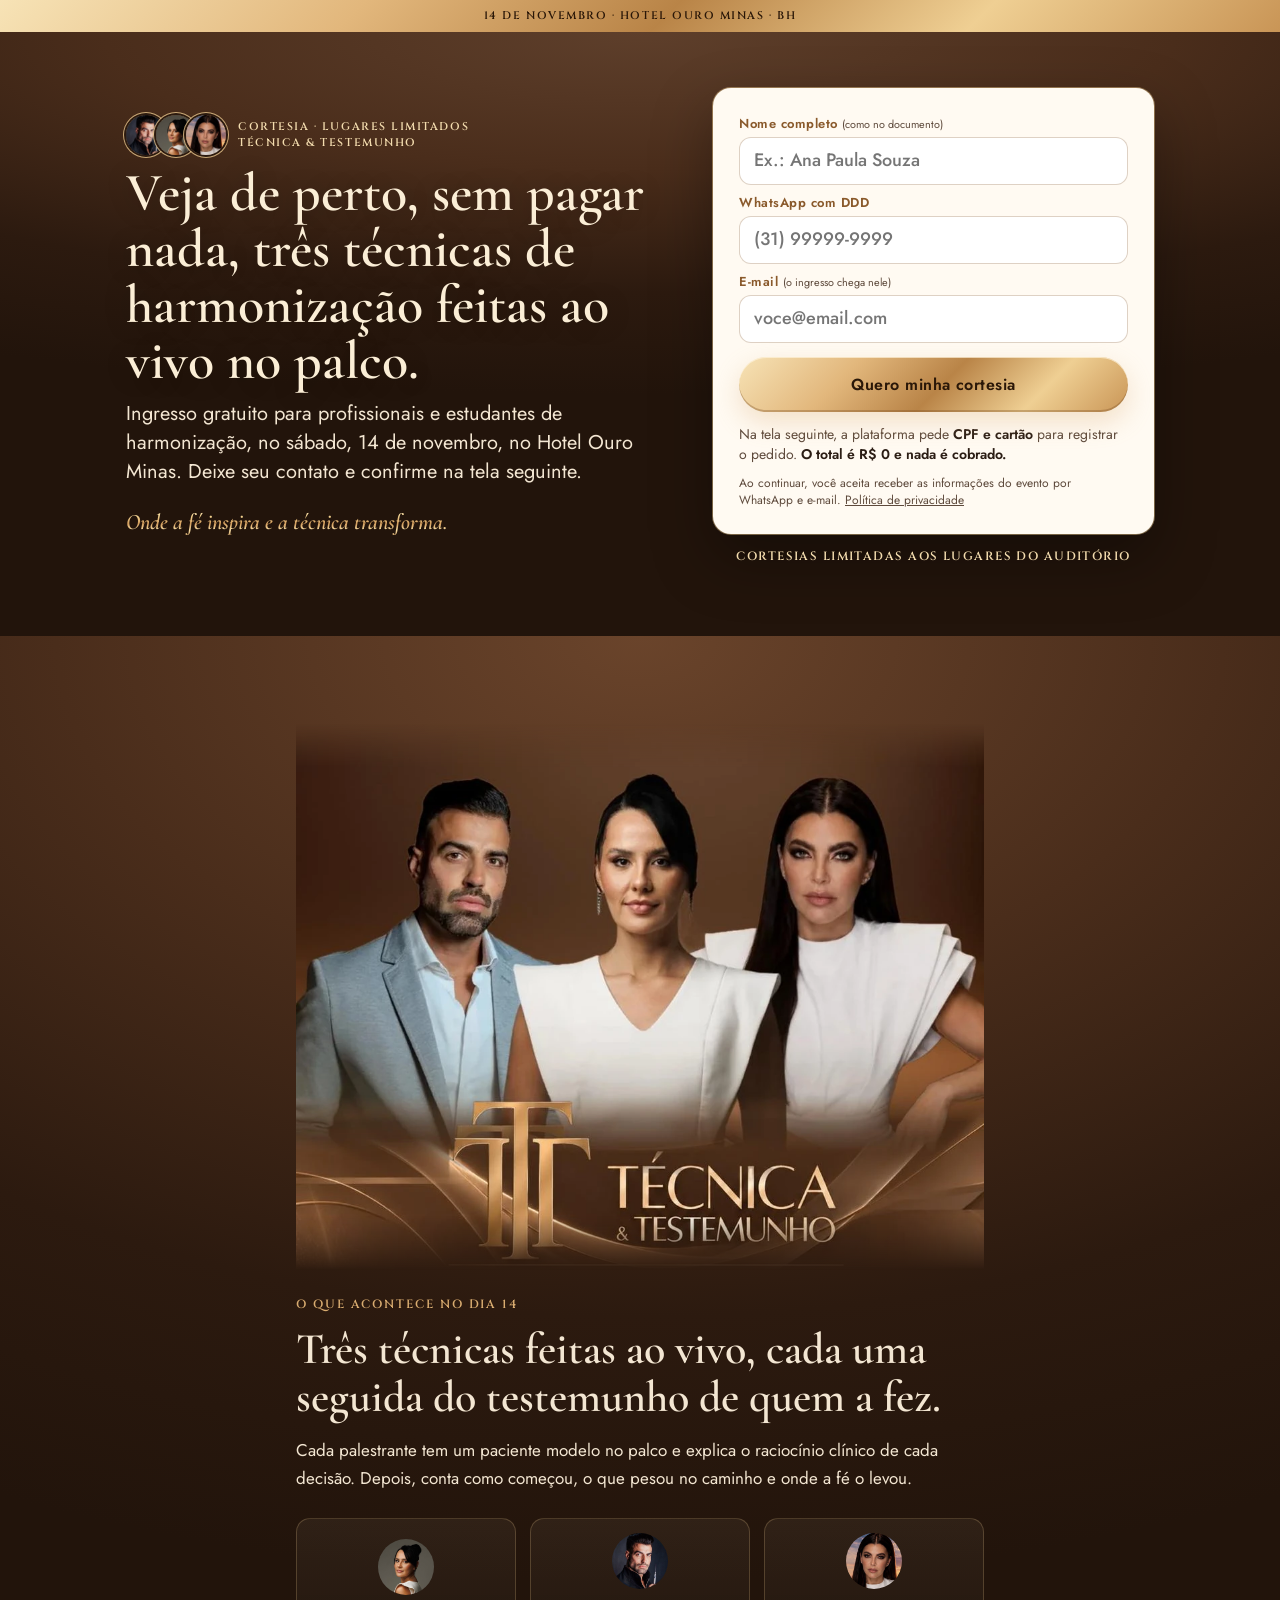
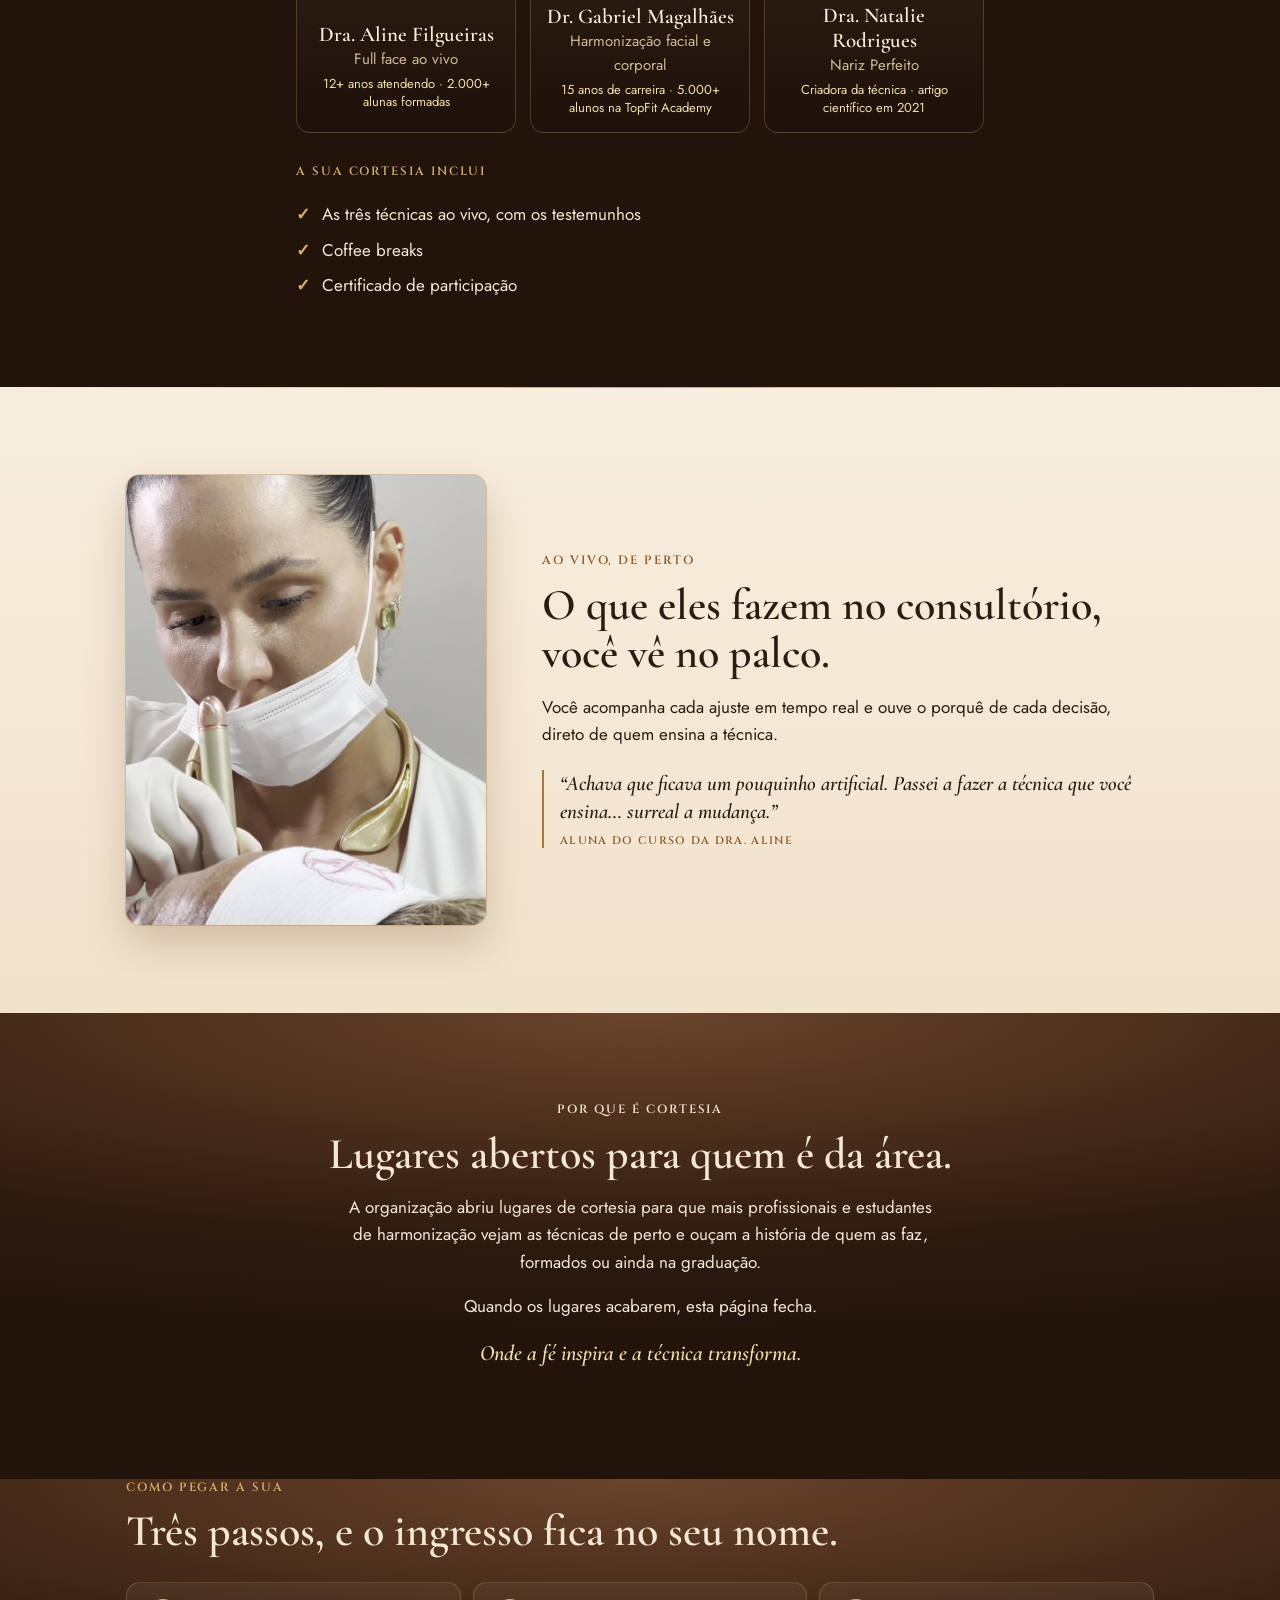
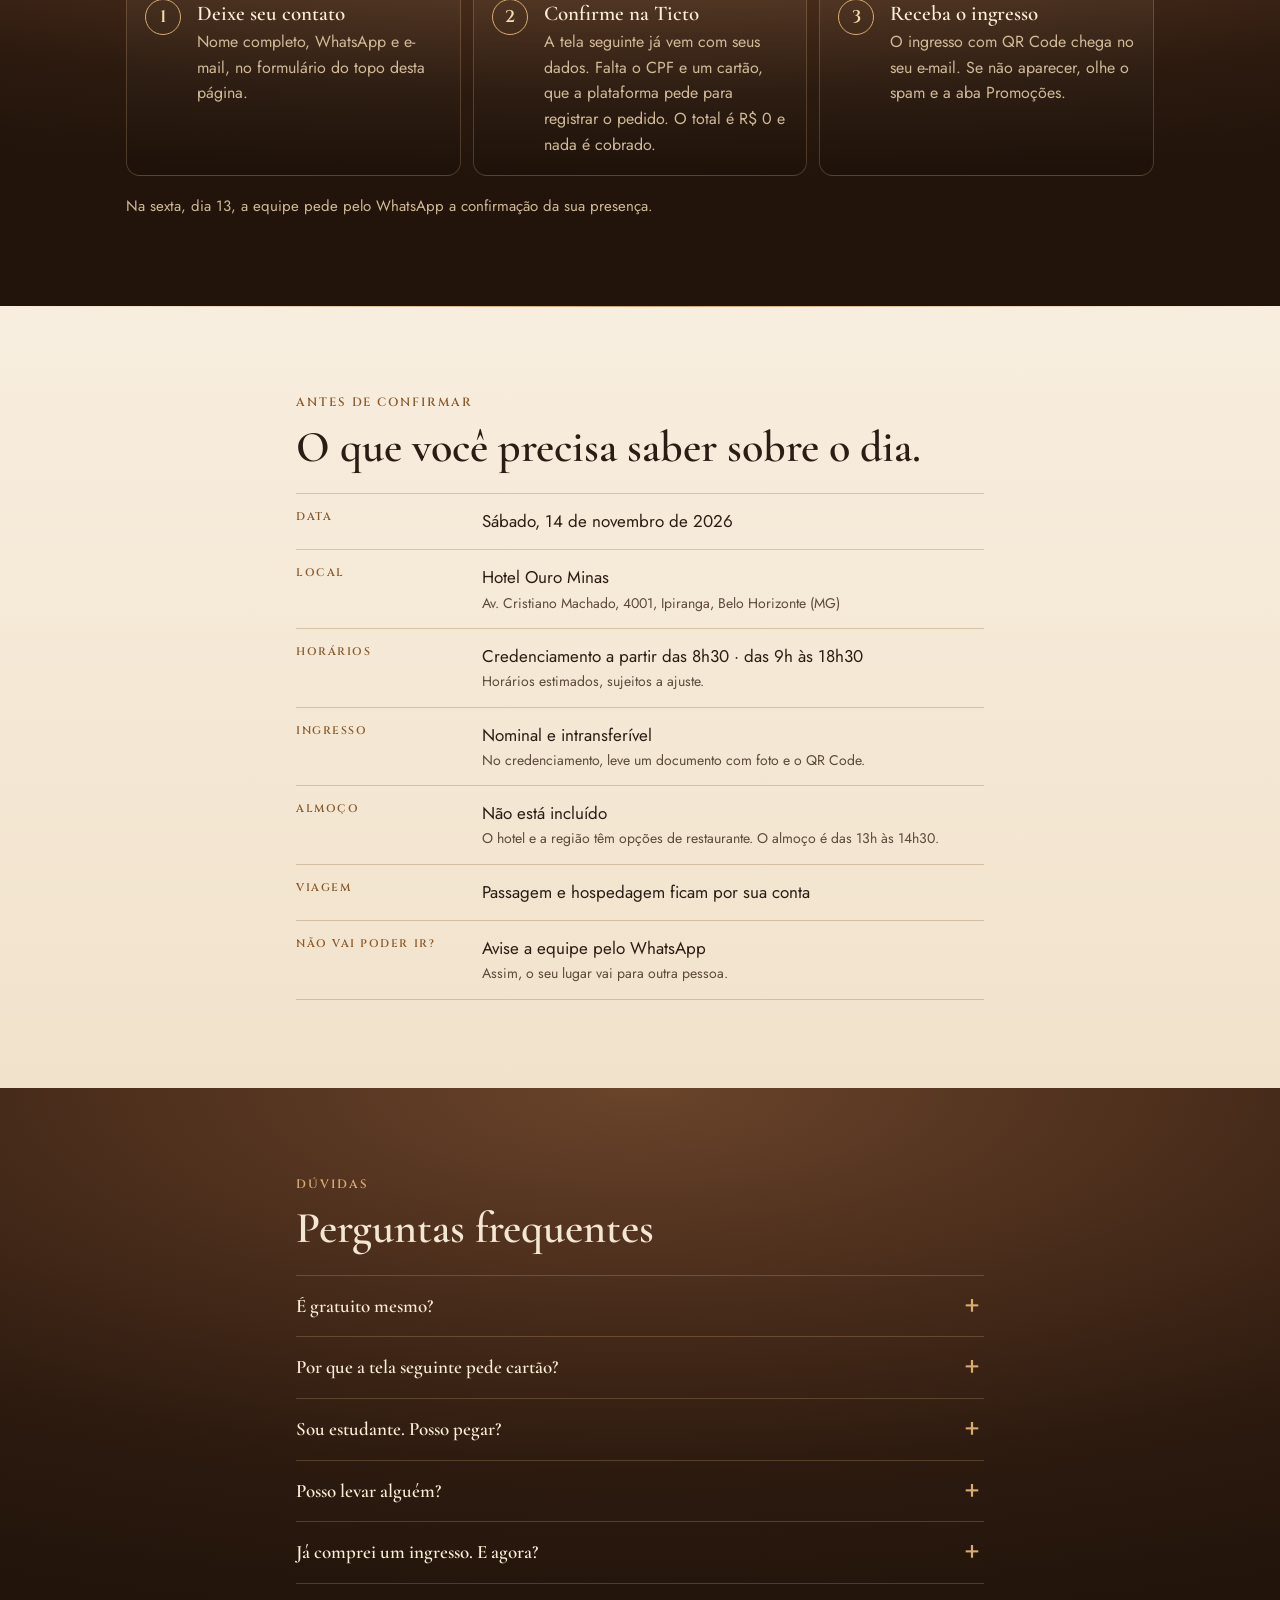
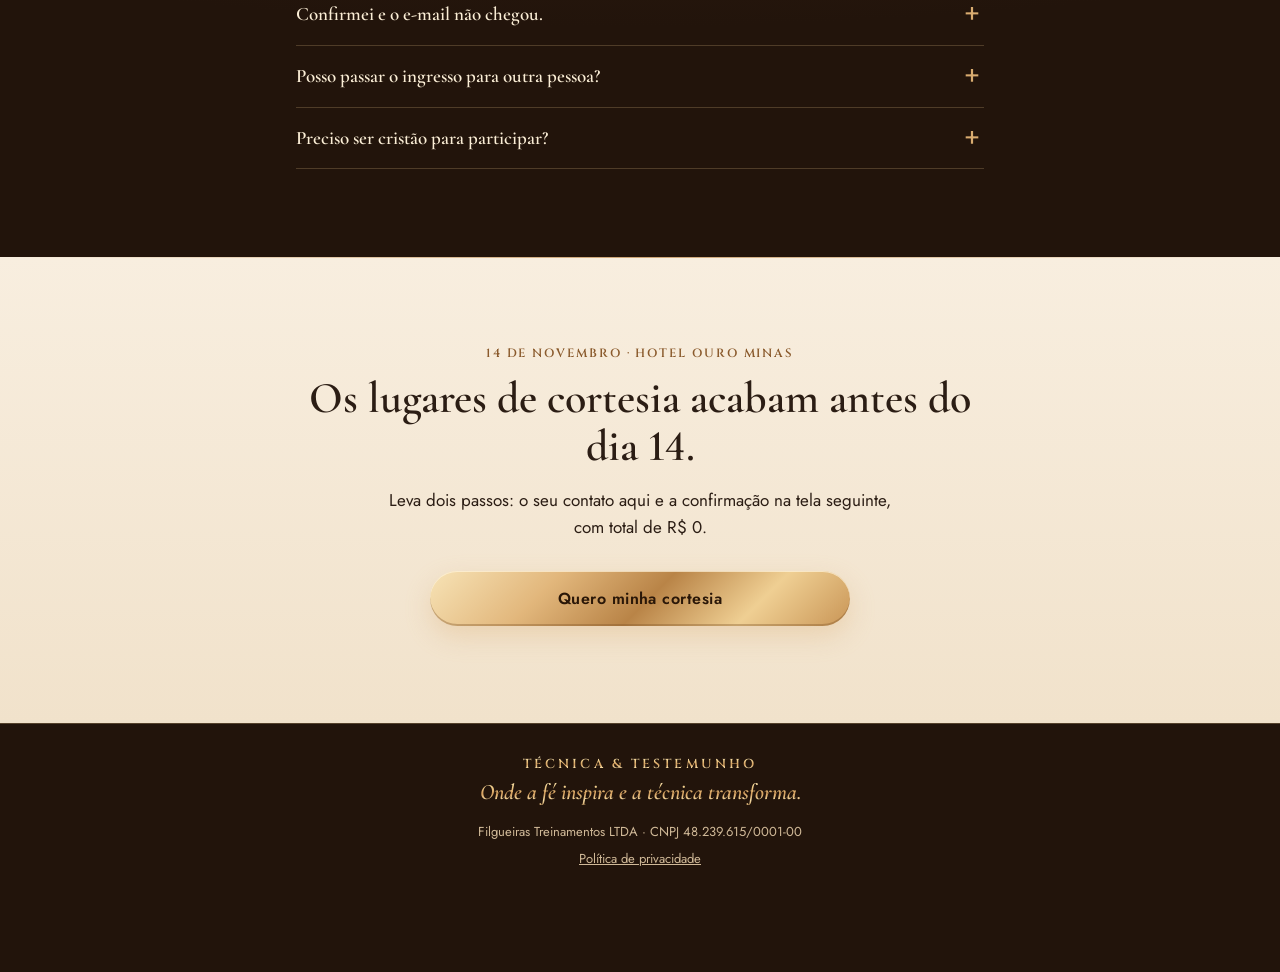
<file: convite/index.html>
<!doctype html>
<html lang="pt-BR">
<head>
<meta charset="utf-8">
<meta name="viewport" content="width=device-width, initial-scale=1">
<meta name="robots" content="noindex, nofollow">
<title>Cortesia · Técnica & Testemunho · BH, 14/11</title>
<meta name="description" content="Ingresso de cortesia para profissionais e estudantes de harmonização no Técnica & Testemunho, sábado, 14 de novembro, Hotel Ouro Minas, Belo Horizonte.">
<meta property="og:title" content="Cortesia para o Técnica & Testemunho">
<meta property="og:description" content="Três técnicas de harmonização ao vivo, com o testemunho de quem as fez. Sábado, 14/11, Hotel Ouro Minas, BH.">
<meta property="og:url" content="https://tecnicaetestemunho.alinefilgueiras.com.br/convite/">
<meta property="og:image" content="https://tecnicaetestemunho.alinefilgueiras.com.br/assets/og-v4.jpg">
<meta property="og:image:width" content="1200">
<meta property="og:image:height" content="630">
<link rel="icon" type="image/png" sizes="32x32" href="../assets/favicon-32.png">
<link rel="icon" type="image/png" sizes="192x192" href="../assets/favicon.png">
<link rel="apple-touch-icon" href="../assets/apple-touch-icon.png">
<link rel="preconnect" href="https://fonts.googleapis.com">
<link rel="preconnect" href="https://fonts.gstatic.com" crossorigin>
<link href="https://fonts.googleapis.com/css2?family=Cinzel:wght@500;600&family=Cormorant+Garamond:ital,wght@0,500;0,600;0,700;1,500;1,600&family=Jost:wght@400;500;600&display=swap" rel="stylesheet">
<!-- Utmify: guarda as UTMs do anúncio e repassa ao checkout da Ticto (script oficial) -->
<script src="https://cdn.utmify.com.br/scripts/utms/latest.js" data-utmify-prevent-xcod-sck data-utmify-prevent-subids async defer></script>
<style>
  :root {
    --cacau: #1c120c; --tinta: #2b1d14; --tinta-suave: #5e4a3c; --bronze: #8a5a2c;
    --texto: #efe3d3; --texto-suave: #c4b19c; --erro: #b4483b;
    --linha-clara: rgba(138, 90, 44, .28);
    --corpo: "Jost", "Helvetica Neue", Arial, sans-serif;
  }
  *, *::before, *::after { box-sizing: border-box; }
  html { scroll-behavior: smooth; -webkit-text-size-adjust: 100%; }
  body { margin: 0; background: #22140b; color: var(--texto); font: 400 17px/1.6 var(--corpo); overflow-x: hidden; }
  img, video { max-width: 100%; height: auto; display: block; }
  a { color: inherit; }
  .wrap { width: 100%; max-width: 1060px; margin: 0 auto; padding: 0 16px; }
  .estreito { max-width: 720px; }
  h1, h2, h3 { font-family: var(--titulo); margin: 0; }
  h2 { font-size: clamp(30px, 4.6vw, 44px); line-height: 1.1; }
  p { margin: 0 0 1em; }
  .rotulo { font: 600 12px/1.4 var(--logo); letter-spacing: .16em; text-transform: uppercase; color: var(--ouro); margin: 0 0 12px; }
  .claro .rotulo { color: var(--bronze); }
  section { padding: 64px 0; }
  .escuro { background: var(--fundo-escuro); }
  .claro { background: var(--fundo-claro); color: var(--tinta); position: relative; }
  .claro::before { content: ""; position: absolute; left: 0; right: 0; top: 0; height: 1px; background: linear-gradient(90deg, transparent, rgba(185, 132, 71, .7), transparent); }
  .btn { display: inline-block; width: 100%; padding: 18px 24px; border-radius: 999px; cursor: pointer;
    font: 600 16px/1.2 var(--corpo); letter-spacing: .03em; text-decoration: none; text-align: center; }
  .btn[disabled] { opacity: .75; cursor: progress; }
  .btn:focus-visible { outline: 3px solid var(--ouro-claro); outline-offset: 3px; }

  .barra-data { background: var(--ouro-metal); color: #2a1708; text-align: center; padding: 9px 12px;
    font: 600 11px/1.3 var(--logo); letter-spacing: .14em; text-transform: uppercase; }

  /* Hero: cortesia + formulário, tudo na primeira tela do celular */
  .hero { position: relative; padding: 16px 0 44px;
    background: radial-gradient(110% 60% at 50% 0%, #5e3f2b 0%, #4a2d1b 38%, #2c1a0f 72%, #22140b 100%); }
  .hero-grade { display: grid; gap: 16px; align-items: center; }
  .de { display: flex; align-items: center; gap: 12px; margin-bottom: 10px; }
  .rostos { display: flex; flex: none; }
  .rostos img { width: 40px; height: 40px; border-radius: 50%; object-fit: cover; box-shadow: 0 0 0 2px #2c1a0f, 0 0 0 3px rgba(236, 201, 142, .8); }
  .rostos img + img { margin-left: -10px; }
  .de p { margin: 0; font: 600 11px/1.45 var(--logo); letter-spacing: .14em; text-transform: uppercase; color: var(--ouro-claro); }
  .hero h1 { font-weight: 600; font-size: clamp(29px, 6.2vw, 54px); line-height: 1.04; color: #fbeed6; text-shadow: 0 2px 24px rgba(0, 0, 0, .25); }
  .hero .sub { margin: 10px 0 0; font-size: 16px; line-height: 1.45; color: #f3e6d2; }
  .hero .assinatura-hero { display: none; }

  .cartao { background: #fffaf2; color: var(--tinta); border-radius: 18px; padding: 16px;
    box-shadow: 0 0 0 1px rgba(236, 201, 142, .45), 0 24px 60px rgba(0, 0, 0, .35); }
  .campo + .campo { margin-top: 10px; }
  .campo label { display: block; font: 600 13px/1.3 var(--corpo); letter-spacing: .04em; color: var(--bronze); margin-bottom: 4px; }
  .campo label small { font-weight: 400; letter-spacing: 0; color: var(--tinta-suave); }
  .campo input { width: 100%; min-height: 48px; padding: 10px 14px; border: 1px solid var(--linha-clara); border-radius: 12px;
    background: #fff; font: 500 18px/1.2 var(--corpo); color: var(--tinta); -webkit-appearance: none; appearance: none; }
  .campo input:focus { outline: none; border-color: var(--ouro-escuro); box-shadow: 0 0 0 3px rgba(217, 172, 112, .3); }
  .campo.erro input { border-color: var(--erro); }
  .campo .msg { display: none; margin: 6px 0 0; font-size: 14px; line-height: 1.4; color: var(--erro); }
  .campo.erro .msg { display: block; }
  .sugestao { margin: 6px 0 0; font-size: 14px; color: var(--tinta-suave); }
  .sugestao button { font: inherit; color: var(--bronze); text-decoration: underline; background: none; border: 0; padding: 0; cursor: pointer; }
  .cartao .btn { margin-top: 14px; }
  .aviso-cartao { margin: 12px 0 0; font-size: 14px; line-height: 1.45; color: var(--tinta-suave); }
  .aviso-cartao b { color: var(--tinta); font-weight: 600; }
  .lgpd { margin: 10px 0 0; font-size: 12px; line-height: 1.45; color: var(--tinta-suave); }
  .limitado { margin: 14px 0 0; font: 600 12px/1.4 var(--logo); letter-spacing: .12em; text-transform: uppercase; color: var(--ouro-claro); text-align: center; }
  .retorno p, .esgotou p { margin: 0 0 6px; }
  .retorno .btn, .esgotou .btn { margin-top: 10px; }
  .esgotou h2 { font-size: 28px; margin-bottom: 8px; }
  .retorno .editar { display: block; margin-top: 12px; font-size: 14px; color: var(--tinta-suave); text-align: center; background: none; border: 0; text-decoration: underline; cursor: pointer; font-family: var(--corpo); width: 100%; }
  .falha { display: block; margin-top: 10px; font-size: 14px; text-align: center; color: var(--bronze); }

  /* O dia 14 */
  .palco { max-width: 760px; margin: 0 auto 26px; aspect-ratio: 1024 / 812;
    -webkit-mask-image: linear-gradient(180deg, transparent 0, #000 8%, #000 90%, transparent 100%); mask-image: linear-gradient(180deg, transparent 0, #000 8%, #000 90%, transparent 100%); }
  .palco img { width: 100%; height: 100%; object-fit: cover; }
  .tres { list-style: none; padding: 0; margin: 26px 0 0; display: grid; gap: 14px; }
  .tres li { display: grid; grid-template-columns: 56px 1fr; gap: 14px; align-items: center; padding: 14px; border: 1px solid var(--linha-escura); border-radius: 14px; background: linear-gradient(180deg, rgba(255, 236, 200, .06), rgba(0, 0, 0, .14)); }
  .tres img { width: 56px; height: 56px; border-radius: 50%; object-fit: cover; }
  .tres b { display: block; font: 600 21px/1.2 var(--titulo); color: #fbeed6; }
  .tres span { display: block; font-size: 15px; color: var(--texto-suave); }
  .tres small { display: block; margin-top: 4px; font-size: 13px; line-height: 1.4; color: var(--ouro-claro); }
  .inclui { margin: 22px 0 0; padding: 0; list-style: none; display: grid; gap: 8px; }
  .inclui li { padding-left: 26px; position: relative; }
  .inclui li::before { content: "✓"; position: absolute; left: 0; color: var(--ouro); font-weight: 600; }

  /* Ao vivo */
  .video { display: grid; gap: 26px; align-items: center; }
  .video video { width: 100%; max-width: 360px; margin: 0 auto; border-radius: 14px; aspect-ratio: 4 / 5; object-fit: cover; background: #000;
    box-shadow: 0 0 0 1px rgba(185, 132, 71, .4), 0 18px 40px rgba(106, 68, 43, .25); }
  .video blockquote { margin: 22px 0 0; padding-left: 16px; border-left: 2px solid var(--ouro-escuro); }
  .video blockquote p { margin: 0; font: italic 600 21px/1.35 var(--titulo); color: var(--tinta); }
  .video cite { display: block; margin-top: 6px; font: 600 11px/1.4 var(--logo); font-style: normal; letter-spacing: .12em; text-transform: uppercase; color: var(--bronze); }

  /* Por que é cortesia */
  .porque { text-align: center; }
  .porque p { max-width: 600px; margin-left: auto; margin-right: auto; color: var(--texto); }
  .porque .destaque { font: italic 600 22px/1.4 var(--titulo); color: var(--ouro-claro); margin-top: 18px; }

  /* Como pegar o seu */
  .passos { list-style: none; padding: 0; margin: 26px 0 0; counter-reset: p; display: grid; gap: 12px; }
  .passos li { counter-increment: p; position: relative; padding: 18px 18px 18px 70px; border: 1px solid var(--linha-escura); border-radius: 14px; background: linear-gradient(180deg, rgba(255, 236, 200, .06), rgba(0, 0, 0, .14)); }
  .passos li::before { content: counter(p); position: absolute; left: 18px; top: 16px; width: 36px; height: 36px; border-radius: 50%; border: 1px solid var(--ouro); display: grid; place-items: center; font: 600 17px/1 var(--logo); color: var(--ouro-claro); }
  .passos b { display: block; font: 600 21px/1.25 var(--titulo); color: #fbeed6; margin-bottom: 2px; }
  .passos p { margin: 0; font-size: 16px; color: var(--texto-suave); }
  .nota { margin: 18px 0 0; font-size: 15px; color: var(--texto-suave); }

  /* Antes de confirmar */
  .info { margin: 22px 0 0; border-top: 1px solid var(--linha-clara); }
  .info div { display: grid; grid-template-columns: 1fr; gap: 2px; padding: 14px 0; border-bottom: 1px solid var(--linha-clara); }
  .info dt { font: 600 11px/1.6 var(--logo); letter-spacing: .14em; text-transform: uppercase; color: var(--bronze); }
  .info dd { margin: 0; }
  .info dd small { display: block; color: var(--tinta-suave); font-size: 14px; }

  /* Dúvidas */
  details { border-bottom: 1px solid var(--linha-escura); }
  details:first-of-type { border-top: 1px solid var(--linha-escura); }
  summary { cursor: pointer; list-style: none; padding: 18px 34px 18px 0; position: relative; font: 600 19px/1.3 var(--titulo); color: #fbeed6; }
  summary::-webkit-details-marker { display: none; }
  summary::after { content: "+"; position: absolute; right: 4px; top: 14px; font: 400 26px/1 var(--corpo); color: var(--ouro); }
  details[open] summary::after { content: "–"; }
  details p { color: var(--texto-suave); margin: 0 0 18px; }

  .final { text-align: center; }
  .final .btn { max-width: 420px; margin-top: 8px; }
  .assinatura { font: italic 600 22px/1.35 var(--titulo); margin: 22px 0 0; }

  footer { padding: 32px 0 96px; text-align: center; font-size: 13px; color: var(--texto-suave); border-top: 1px solid rgba(236, 201, 142, .25); background: #22140b; }
  footer p { margin: 0 0 6px; }
  .marca-rodape { font: 600 13px/1.3 var(--logo); letter-spacing: .24em; }

  @media (min-width: 900px) {
    .hero { padding: 56px 0 72px; }
    .hero-grade { grid-template-columns: 1.1fr .9fr; gap: 48px; }
    .hero .sub { font-size: 20px; }
    .hero .assinatura-hero { display: block; margin-top: 22px; }
    .cartao { padding: 28px 26px 24px; }
    .tres { grid-template-columns: repeat(3, 1fr); }
    .tres li { grid-template-columns: 1fr; text-align: center; justify-items: center; }
    .video { grid-template-columns: 360px 1fr; gap: 56px; }
    .passos { grid-template-columns: repeat(3, 1fr); }
    .info div { grid-template-columns: 170px 1fr; gap: 16px; }
    section { padding: 88px 0; }
  }
  @media (prefers-reduced-motion: reduce) { html { scroll-behavior: auto; } }
</style>
<link rel="stylesheet" href="../marca.css">
</head>
<body class="pg-convite">

<div class="barra-data">14 de novembro · Hotel Ouro Minas · BH</div>

<!-- 1. Cortesia + formulário -->
<header class="hero" id="convite">
  <div class="wrap hero-grade">
    <div>
      <div class="de">
        <div class="rostos">
          <img src="../assets/gabriel.jpg" alt="" width="40" height="40" fetchpriority="high">
          <img src="../assets/aline.jpg" alt="" width="40" height="40" fetchpriority="high">
          <img src="../assets/natalie.jpg" alt="" width="40" height="40" fetchpriority="high">
        </div>
        <p>Cortesia · Lugares limitados<br>Técnica &amp; Testemunho</p>
      </div>
      <h1>Veja de perto, sem pagar nada, três técnicas de harmonização feitas ao vivo no palco.</h1>
      <p class="sub">Ingresso gratuito para profissionais e estudantes de harmonização, no sábado, 14 de novembro, no Hotel Ouro Minas. Deixe seu contato e confirme na tela seguinte.</p>
      <p class="assinatura assinatura-hero dourado">Onde a fé inspira e a técnica transforma.</p>
    </div>

    <div>
      <div class="cartao" data-cartao>
        <form data-form novalidate>
          <div class="campo">
            <label for="nome">Nome completo <small>(como no documento)</small></label>
            <input id="nome" name="nome" type="text" autocomplete="name" autocapitalize="words" maxlength="80" placeholder="Ex.: Ana Paula Souza">
            <p class="msg">Escreva nome e sobrenome. O ingresso é nominal.</p>
          </div>
          <div class="campo">
            <label for="whats">WhatsApp com DDD</label>
            <input id="whats" name="whats" type="tel" inputmode="numeric" autocomplete="tel-national" placeholder="(31) 99999-9999">
            <p class="msg">Confira o número: DDD e celular, só números.</p>
          </div>
          <div class="campo">
            <label for="email">E-mail <small>(o ingresso chega nele)</small></label>
            <input id="email" name="email" type="email" inputmode="email" autocomplete="email" autocapitalize="off" spellcheck="false" maxlength="120" placeholder="voce@email.com">
            <p class="msg">Confira o e-mail. É nele que o ingresso com QR Code chega.</p>
            <p class="sugestao" data-sugestao hidden></p>
          </div>
          <button class="btn" type="submit" data-enviar>Quero minha cortesia</button>
          <p class="aviso-cartao">Na tela seguinte, a plataforma pede <b>CPF e cartão</b> para registrar o pedido. <b>O total é R$ 0 e nada é cobrado.</b></p>
          <p class="lgpd">Ao continuar, você aceita receber as informações do evento por WhatsApp e e-mail. <a href="../privacidade/">Política de privacidade</a></p>
        </form>
      </div>
      <p class="limitado" data-limitado>Cortesias limitadas aos lugares do auditório</p>
    </div>
  </div>
</header>

<!-- 2. O que acontece no dia 14 -->
<section class="escuro">
  <div class="wrap estreito">
    <div class="palco"><img src="../assets/key-visual-v4.webp" alt="Dr. Gabriel Magalhães, Dra. Aline Filgueiras e Dra. Natalie Rodrigues, com o logo do Técnica &amp; Testemunho" width="1024" height="812" loading="lazy"></div>
    <p class="rotulo">O que acontece no dia 14</p>
    <h2>Três técnicas feitas ao vivo, cada uma seguida do testemunho de quem a fez.</h2>
    <p style="margin-top:16px">Cada palestrante tem um paciente modelo no palco e explica o raciocínio clínico de cada decisão. Depois, conta como começou, o que pesou no caminho e onde a fé o levou.</p>
    <ul class="tres">
      <li><img src="../assets/aline.jpg" alt="" width="56" height="56" loading="lazy"><div><b>Dra. Aline Filgueiras</b><span>Full face ao vivo</span><small>12+ anos atendendo · 2.000+ alunas formadas</small></div></li>
      <li><img src="../assets/gabriel.jpg" alt="" width="56" height="56" loading="lazy"><div><b>Dr. Gabriel Magalhães</b><span>Harmonização facial e corporal</span><small>15 anos de carreira · 5.000+ alunos na TopFit Academy</small></div></li>
      <li><img src="../assets/natalie.jpg" alt="" width="56" height="56" loading="lazy"><div><b>Dra. Natalie Rodrigues</b><span>Nariz Perfeito</span><small>Criadora da técnica · artigo científico em 2021</small></div></li>
    </ul>
    <p class="rotulo" style="margin-top:30px">A sua cortesia inclui</p>
    <ul class="inclui">
      <li>As três técnicas ao vivo, com os testemunhos</li>
      <li>Coffee breaks</li>
      <li>Certificado de participação</li>
    </ul>
  </div>
</section>

<!-- 3. Ao vivo -->
<section class="claro">
  <div class="wrap video">
    <video autoplay muted loop playsinline preload="metadata" poster="../assets/videos/aline-ao-vivo.jpg" aria-label="Dra. Aline Filgueiras aplicando uma técnica ao vivo, com alunas acompanhando"><source src="../assets/videos/aline-ao-vivo.mp4" type="video/mp4"></video>
    <div>
      <p class="rotulo">Ao vivo, de perto</p>
      <h2>O que eles fazem no consultório, você vê no palco.</h2>
      <p style="margin-top:16px">Você acompanha cada ajuste em tempo real e ouve o porquê de cada decisão, direto de quem ensina a técnica.</p>
      <blockquote><p>“Achava que ficava um pouquinho artificial. Passei a fazer a técnica que você ensina… surreal a mudança.”</p><cite>Aluna do curso da Dra. Aline</cite></blockquote>
    </div>
  </div>
</section>

<!-- 4. Por que é cortesia -->
<section class="escuro porque">
  <div class="wrap estreito">
    <p class="rotulo">Por que é cortesia</p>
    <h2>Lugares abertos para quem é da área.</h2>
    <p style="margin-top:16px">A organização abriu lugares de cortesia para que mais profissionais e estudantes de harmonização vejam as técnicas de perto e ouçam a história de quem as faz, formados ou ainda na graduação.</p>
    <p>Quando os lugares acabarem, esta página fecha.</p>
    <p class="destaque">Onde a fé inspira e a técnica transforma.</p>
  </div>
</section>

<!-- 5. Como pegar o seu -->
<section class="escuro" style="padding-top:0">
  <div class="wrap">
    <p class="rotulo">Como pegar a sua</p>
    <h2>Três passos, e o ingresso fica no seu nome.</h2>
    <ol class="passos">
      <li><b>Deixe seu contato</b><p>Nome completo, WhatsApp e e-mail, no formulário do topo desta página.</p></li>
      <li><b>Confirme na Ticto</b><p>A tela seguinte já vem com seus dados. Falta o CPF e um cartão, que a plataforma pede para registrar o pedido. O total é R$ 0 e nada é cobrado.</p></li>
      <li><b>Receba o ingresso</b><p>O ingresso com QR Code chega no seu e-mail. Se não aparecer, olhe o spam e a aba Promoções.</p></li>
    </ol>
    <p class="nota">Na sexta, dia 13, a equipe pede pelo WhatsApp a confirmação da sua presença.</p>
  </div>
</section>

<!-- 6. Antes de confirmar -->
<section class="claro">
  <div class="wrap estreito">
    <p class="rotulo">Antes de confirmar</p>
    <h2>O que você precisa saber sobre o dia.</h2>
    <dl class="info">
      <div><dt>Data</dt><dd>Sábado, 14 de novembro de 2026</dd></div>
      <div><dt>Local</dt><dd>Hotel Ouro Minas<small>Av. Cristiano Machado, 4001, Ipiranga, Belo Horizonte (MG)</small></dd></div>
      <div><dt>Horários</dt><dd>Credenciamento a partir das 8h30 · das 9h às 18h30<small>Horários estimados, sujeitos a ajuste.</small></dd></div>
      <div><dt>Ingresso</dt><dd>Nominal e intransferível<small>No credenciamento, leve um documento com foto e o QR Code.</small></dd></div>
      <div><dt>Almoço</dt><dd>Não está incluído<small>O hotel e a região têm opções de restaurante. O almoço é das 13h às 14h30.</small></dd></div>
      <div><dt>Viagem</dt><dd>Passagem e hospedagem ficam por sua conta</dd></div>
      <div><dt>Não vai poder ir?</dt><dd>Avise a equipe pelo WhatsApp<small>Assim, o seu lugar vai para outra pessoa.</small></dd></div>
    </dl>
  </div>
</section>

<!-- 7. Dúvidas -->
<section class="escuro" id="duvidas">
  <div class="wrap estreito">
    <p class="rotulo">Dúvidas</p>
    <h2 style="margin-bottom:22px">Perguntas frequentes</h2>
    <details><summary>É gratuito mesmo?</summary><p>É. Você não paga nada pelo ingresso. A organização abriu lugares de cortesia para profissionais e estudantes da área.</p></details>
    <details><summary>Por que a tela seguinte pede cartão?</summary><p>A Ticto, plataforma que emite os ingressos, pede o CPF e um cartão para registrar o pedido. O total do pedido é R$ 0, e nada é cobrado no cartão.</p></details>
    <details><summary>Sou estudante. Posso pegar?</summary><p>Pode. A cortesia vale para profissionais e para estudantes de harmonização.</p></details>
    <details><summary>Posso levar alguém?</summary><p>Cada pessoa faz a própria inscrição nesta página, com nome, WhatsApp e e-mail dela. O ingresso é de 1 por pessoa.</p></details>
    <details><summary>Já comprei um ingresso. E agora?</summary><p>O seu ingresso continua valendo. <a href="#" data-whatsapp-pago>Fale com a equipe no WhatsApp</a> se tiver qualquer dúvida.</p></details>
    <details><summary>Confirmei e o e-mail não chegou.</summary><p>Olhe o spam e a aba Promoções. Se não estiver lá, <a href="#" data-whatsapp-email>chame a equipe no WhatsApp</a> com o e-mail que você usou.</p></details>
    <details><summary>Posso passar o ingresso para outra pessoa?</summary><p>Não. O ingresso é nominal, e o credenciamento confere nome e documento.</p></details>
    <details><summary>Preciso ser cristão para participar?</summary><p>Não. O congresso é de harmonização e aberto a todos os profissionais. Os palestrantes falam de Deus porque essa é a história real de cada um.</p></details>
  </div>
</section>

<!-- 8. Chamada final -->
<section class="claro final">
  <div class="wrap estreito">
    <p class="rotulo">14 de novembro · Hotel Ouro Minas</p>
    <h2>Os lugares de cortesia acabam antes do dia 14.</h2>
    <p style="margin:16px auto 22px;max-width:520px">Leva dois passos: o seu contato aqui e a confirmação na tela seguinte, com total de R$ 0.</p>
    <a class="btn" href="#convite" data-ir-form>Quero minha cortesia</a>
  </div>
</section>

<footer>
  <div class="wrap">
    <p class="marca-rodape dourado">TÉCNICA &amp; TESTEMUNHO</p>
    <p class="assinatura dourado" style="margin:6px 0 14px">Onde a fé inspira e a técnica transforma.</p>
    <p>Filgueiras Treinamentos LTDA · CNPJ 48.239.615/0001-00</p>
    <p><a href="../privacidade/">Política de privacidade</a></p>
  </div>
</footer>

<noscript><img height="1" width="1" style="display:none" alt="" src="https://www.facebook.com/tr?id=1324439740761727&ev=PageView&noscript=1"></noscript>
<script src="../config.js"></script>
<script src="../analise.js"></script>
<script>
(function () {
  /* ---------- Pixel do Meta. O produto de R$ 0 na Ticto fica sem Pixel: aqui a conversão é o Lead. ---------- */
  if (CONFIG.pixelId) {
    !function(f,b,e,v,n,t,s){if(f.fbq)return;n=f.fbq=function(){n.callMethod?n.callMethod.apply(n,arguments):n.queue.push(arguments)};if(!f._fbq)f._fbq=n;n.push=n;n.loaded=!0;n.version='2.0';n.queue=[];t=b.createElement(e);t.async=!0;t.src=v;s=b.getElementsByTagName(e)[0];s.parentNode.insertBefore(t,s)}(window,document,'script','https://connect.facebook.net/en_US/fbevents.js');
    fbq("init", CONFIG.pixelId);
    fbq("track", "PageView");
  }
  const track = (...a) => { try { window.fbq && fbq(...a); } catch (e) {} };
  const cfg = CONFIG.convite || {};
  const params = new URLSearchParams(location.search);
  const utm = {
    source: params.get("utm_source") || "", medium: params.get("utm_medium") || "", campaign: params.get("utm_campaign") || "",
    content: params.get("utm_content") || "convite", term: params.get("utm_term") || ""
  };
  // Parâmetros de origem que seguem para a Ticto (e, no obrigado, para o link do upgrade)
  const origem = {};
  params.forEach((v, k) => { if (k.startsWith("utm_") || k === "src" || k === "sck" || k === "fbclid") origem[k] = v; });
  if (!origem.utm_content) origem.utm_content = "convite";
  try { if (Object.keys(origem).length > 1 || !localStorage.getItem("tt_convite_origem")) localStorage.setItem("tt_convite_origem", JSON.stringify(origem)); } catch (e) {}

  TTA.marcar("pagina", "convite");
  TTA.evento("convite_visita", { utm_source: utm.source, utm_medium: utm.medium, utm_campaign: utm.campaign, utm_content: utm.content });

  const linkWhats = texto => `https://wa.me/${CONFIG.whatsapp}?text=${encodeURIComponent(texto)}`;
  document.querySelectorAll("[data-whatsapp-pago]").forEach(a => { a.href = linkWhats("Olá, já comprei um ingresso para o Técnica & Testemunho e tenho uma dúvida."); a.target = "_blank"; a.rel = "noopener"; });
  document.querySelectorAll("[data-whatsapp-email]").forEach(a => { a.href = linkWhats("Olá, confirmei a cortesia do Técnica & Testemunho e o e-mail do ingresso não chegou."); a.target = "_blank"; a.rel = "noopener"; });

  const form = document.querySelector("[data-form]");
  const cartao = document.querySelector("[data-cartao]");
  function esc(t) { return String(t).replace(/[&<>"']/g, c => ({ "&": "&amp;", "<": "&lt;", ">": "&gt;", '"': "&quot;", "'": "&#39;" })[c]); }

  /* ---------- Esgotado: troca o formulário pela lista de espera ---------- */
  if (cfg.esgotado) {
    form.hidden = true;
    cartao.insertAdjacentHTML("beforeend", `<div class="esgotou">
      <p class="rotulo" style="color:var(--bronze)">Cortesias esgotadas</p>
      <h2>Os lugares de cortesia acabaram.</h2>
      <p>Se alguém desistir, a vaga vai para a lista de espera, por ordem de chegada.</p>
      <a class="btn" href="${esc(linkWhats("Olá, quero entrar na lista de espera da cortesia do Técnica & Testemunho."))}" target="_blank" rel="noopener" data-zap="lista-espera">Entrar na lista de espera</a></div>`);
    document.querySelector("[data-limitado]").hidden = true;
    document.querySelectorAll("[data-ir-form]").forEach(a => a.textContent = "Entrar na lista de espera");
    TTA.evento("convite_esgotado_visto", { utm_content: utm.content });
    return;
  }

  /* ---------- Contato salvo (48 h): quem volta não preenche de novo nem gera lead duplicado ---------- */
  const CHAVE = "tt_convite_v1";
  const novoId = () => (crypto.randomUUID ? crypto.randomUUID() : "c" + Date.now() + Math.random().toString(16).slice(2));
  let salvo = null;
  try { const v = JSON.parse(localStorage.getItem(CHAVE) || "null"); if (v && Date.now() - v.t < 1728e5) salvo = v; } catch (e) {}
  const guarda = d => { try { localStorage.setItem(CHAVE, JSON.stringify(d)); } catch (e) {} };

  /* ---------- Link do checkout da Ticto, já preenchido (name, email, phonenumber) ---------- */
  const linkCheckout = d => {
    const url = new URL(cfg.checkout);
    url.searchParams.set("name", d.nome);
    url.searchParams.set("email", d.email);
    url.searchParams.set("phonenumber", d.whatsapp);
    Object.entries(origem).forEach(([k, v]) => url.searchParams.set(k, v));
    if (!url.searchParams.get("src")) url.searchParams.set("src", "convite");
    return url.toString();
  };

  /* ---------- Envio ao n8n "TT · Convite lead" (sem token na página). O n8n manda o Lead à API de Conversões. ---------- */
  const cookie = n => (document.cookie.match(new RegExp("(?:^|; )" + n + "=([^;]*)")) || [])[1] || "";
  const fbc = () => cookie("_fbc") || (params.get("fbclid") ? `fb.1.${Date.now()}.${params.get("fbclid")}` : "");
  const sha256 = async txt => {
    try {
      const buf = await crypto.subtle.digest("SHA-256", new TextEncoder().encode(txt));
      return [...new Uint8Array(buf)].map(b => b.toString(16).padStart(2, "0")).join("");
    } catch (e) { return ""; }
  };
  const enviar = async d => {
    if (!cfg.webhook) return;
    const corpo = {
      etapa: "lead",
      origem: "convite-aberto",
      nome: d.nome,
      whatsapp: d.whatsapp,
      email: d.email,
      ph: await sha256("55" + d.whatsapp),
      em: await sha256(d.email),
      event_id: d.eventId,
      fbp: cookie("_fbp"),
      fbc: fbc(),
      url: location.href,
      checkout: linkCheckout(d),
      user_agent: navigator.userAgent,
      utm
    };
    try {
      fetch(cfg.webhook, { method: "POST", mode: "no-cors", keepalive: true, headers: { "Content-Type": "text/plain" }, body: JSON.stringify(corpo) });
    } catch (e) {}
  };

  /* ---------- Formulário ---------- */
  const campoNome = form.querySelector("#nome"), campoWhats = form.querySelector("#whats"), campoEmail = form.querySelector("#email");
  const sugestao = form.querySelector("[data-sugestao]");
  const botao = form.querySelector("[data-enviar]");
  const TEXTO_BOTAO = botao.textContent;

  function mascara(v) {
    let d = String(v || "").replace(/\D/g, "");
    if (d.length >= 12 && d.startsWith("55")) d = d.slice(2);
    d = d.slice(0, 11);
    if (d.length <= 2) return d ? `(${d}` : "";
    if (d.length <= 6) return `(${d.slice(0, 2)}) ${d.slice(2)}`;
    if (d.length <= 10) return `(${d.slice(0, 2)}) ${d.slice(2, 6)}-${d.slice(6)}`;
    return `(${d.slice(0, 2)}) ${d.slice(2, 7)}-${d.slice(7)}`;
  }
  const digitos = v => { let d = String(v || "").replace(/\D/g, ""); if (d.length >= 12 && d.startsWith("55")) d = d.slice(2); return d; };
  const limpaNome = v => String(v || "").replace(/[<>]/g, "").replace(/\s+/g, " ").trim().slice(0, 80);
  const nomeOk = n => n.split(" ").filter(p => p.replace(/[^\p{L}]/gu, "").length >= 2).length >= 2;
  // 11 dígitos com o 9 do celular logo depois do DDD (o WhatsApp é celular)
  const telOk = d => !/^0/.test(d) && d.length === 11 && d[2] === "9";
  const emailOk = e => /^[^\s@]+@[^\s@]+\.[^\s@]{2,}$/.test(e);
  // Erros de digitação comuns no domínio: o ingresso vai para o e-mail, então vale avisar
  const DOMINIOS = { "gmail.con": "gmail.com", "gmail.co": "gmail.com", "gmail.com.br": "gmail.com", "gmial.com": "gmail.com", "gmai.com": "gmail.com", "gamil.com": "gmail.com", "gmil.com": "gmail.com", "gmail.cm": "gmail.com", "gnail.com": "gmail.com",
    "hotmail.con": "hotmail.com", "hotmal.com": "hotmail.com", "hotmai.com": "hotmail.com", "hotmail.co": "hotmail.com", "hotmial.com": "hotmail.com", "hormail.com": "hotmail.com",
    "outlok.com": "outlook.com", "outlook.con": "outlook.com", "outloo.com": "outlook.com", "yahoo.con": "yahoo.com", "yaho.com": "yahoo.com", "yahoo.com.bt": "yahoo.com.br", "icloud.con": "icloud.com", "iclod.com": "icloud.com" };
  const corrigido = e => { const [u, dom] = e.split("@"); return dom && DOMINIOS[dom] ? `${u}@${DOMINIOS[dom]}` : ""; };
  const mostraSugestao = () => {
    const c = corrigido(campoEmail.value.trim().toLowerCase());
    sugestao.hidden = !c;
    if (c) sugestao.innerHTML = `Você quis dizer <button type="button" data-usar>${esc(c)}</button>?`;
  };

  let comecou = false;
  form.addEventListener("focusin", () => { if (!comecou) { comecou = true; TTA.evento("convite_form_inicio"); } });
  form.addEventListener("input", ev => {
    if (ev.target === campoWhats) campoWhats.value = mascara(campoWhats.value);
    if (ev.target === campoEmail) mostraSugestao();
    const c = ev.target.closest(".campo"); if (c) c.classList.remove("erro");
  });
  sugestao.addEventListener("click", ev => {
    if (!ev.target.matches("[data-usar]")) return;
    campoEmail.value = ev.target.textContent; sugestao.hidden = true;
    TTA.evento("convite_email_corrigido");
  });

  const irParaCheckout = d => {
    const link = linkCheckout(d);
    TTA.evento("convite_checkout", { utm_content: utm.content });
    track("trackCustom", "CliqueCheckout", { ingresso: "convite", value: 0, currency: "BRL", origem: "convite" });
    // Mesma aba: o navegador dentro do Instagram/Facebook nem sempre abre outra. O atraso deixa o Pixel e o envio saírem.
    setTimeout(() => { location.href = link; }, 350);
    return link;
  };

  form.addEventListener("submit", ev => {
    ev.preventDefault();
    const nome = limpaNome(campoNome.value);
    const whatsapp = digitos(campoWhats.value);
    const email = campoEmail.value.trim().toLowerCase();
    const ok = { nome: nomeOk(nome), whats: telOk(whatsapp), email: emailOk(email) };
    campoNome.closest(".campo").classList.toggle("erro", !ok.nome);
    campoWhats.closest(".campo").classList.toggle("erro", !ok.whats);
    campoEmail.closest(".campo").classList.toggle("erro", !ok.email);
    const errados = Object.keys(ok).filter(k => !ok[k]);
    if (errados.length) {
      TTA.evento("convite_form_erro", { campos: errados.join(",") });
      ({ nome: campoNome, whats: campoWhats, email: campoEmail })[errados[0]].focus();
      return;
    }
    const d = { nome, whatsapp, email, eventId: (salvo && salvo.whatsapp === whatsapp && salvo.eventId) || novoId(), t: Date.now() };
    const repetido = salvo && salvo.whatsapp === whatsapp && salvo.email === email && salvo.nome === nome;
    guarda(d); salvo = d;
    botao.disabled = true; botao.textContent = "Abrindo sua confirmação...";
    if (!repetido) {
      // Mesmo event_id no Pixel e na API de Conversões (n8n): o Meta conta um Lead só
      track("track", "Lead", { content_name: "Convite aberto" }, { eventID: d.eventId });
      enviar(d);
      TTA.identificar(d.eventId, { passou_convite: true });
      TTA.marcar("passou_convite", true);
      TTA.evento("convite_lead", { utm_content: utm.content });
    }
    const link = irParaCheckout(d);
    // Se o navegador não sair da página, fica um link para tocar
    setTimeout(() => {
      if (document.visibilityState === "visible" && !form.querySelector(".falha")) {
        const a = document.createElement("a"); a.className = "falha ph-no-capture"; a.href = link; a.textContent = "A página não abriu? Toque aqui para confirmar.";
        form.appendChild(a); botao.disabled = false; botao.textContent = TEXTO_BOTAO;
      }
    }, 4000);
  });

  // Voltou à página (ou voltou do checkout): mostra o atalho para a confirmação
  const mostraRetorno = d => {
    if (cartao.querySelector(".retorno")) return;
    const primeiro = esc(d.nome.split(" ")[0]);
    const caixa = document.createElement("div");
    caixa.className = "retorno";
    caixa.innerHTML = `<p class="rotulo" style="color:var(--bronze)">Seus dados já estão aqui</p>
      <p>${primeiro}, falta só confirmar a sua cortesia na Ticto. A plataforma pede CPF e cartão para registrar o pedido. O total é R$ 0 e nada é cobrado.</p>
      <a class="btn ph-no-capture" href="#" data-continuar>Continuar para a confirmação</a>
      <button class="editar" type="button" data-editar>Não é você? Preencher outros dados</button>`;
    form.hidden = true;
    cartao.appendChild(caixa);
    caixa.querySelector("[data-continuar]").addEventListener("click", ev => { ev.preventDefault(); irParaCheckout(d); });
    caixa.querySelector("[data-editar]").addEventListener("click", () => {
      caixa.remove(); form.hidden = false;
      campoNome.value = d.nome; campoWhats.value = mascara(d.whatsapp); campoEmail.value = d.email;
      botao.disabled = false; botao.textContent = TEXTO_BOTAO;
      campoNome.focus();
    });
  };
  if (salvo) { mostraRetorno(salvo); TTA.evento("convite_retorno"); }
  // Voltou do checkout pelo botão voltar (página restaurada do cache): troca o botão "Abrindo..." pelo atalho
  addEventListener("pageshow", ev => { if (ev.persisted && salvo && !form.hidden) mostraRetorno(salvo); });

  // Botão da chamada final: rola até o formulário e põe o foco no primeiro campo vazio
  document.querySelectorAll("[data-ir-form]").forEach(a => a.addEventListener("click", () => {
    setTimeout(() => { const v = [campoNome, campoWhats, campoEmail].find(i => !i.value); if (v && !form.hidden) v.focus({ preventScroll: true }); }, 500);
  }));
})();
</script>
<script src="../whatsapp.js" data-pagina="convite" data-mostrar="rolagem" data-mensagem="Olá, estou vendo a cortesia do Técnica &amp; Testemunho e tenho uma dúvida."></script>
</body>
</html>
</file>
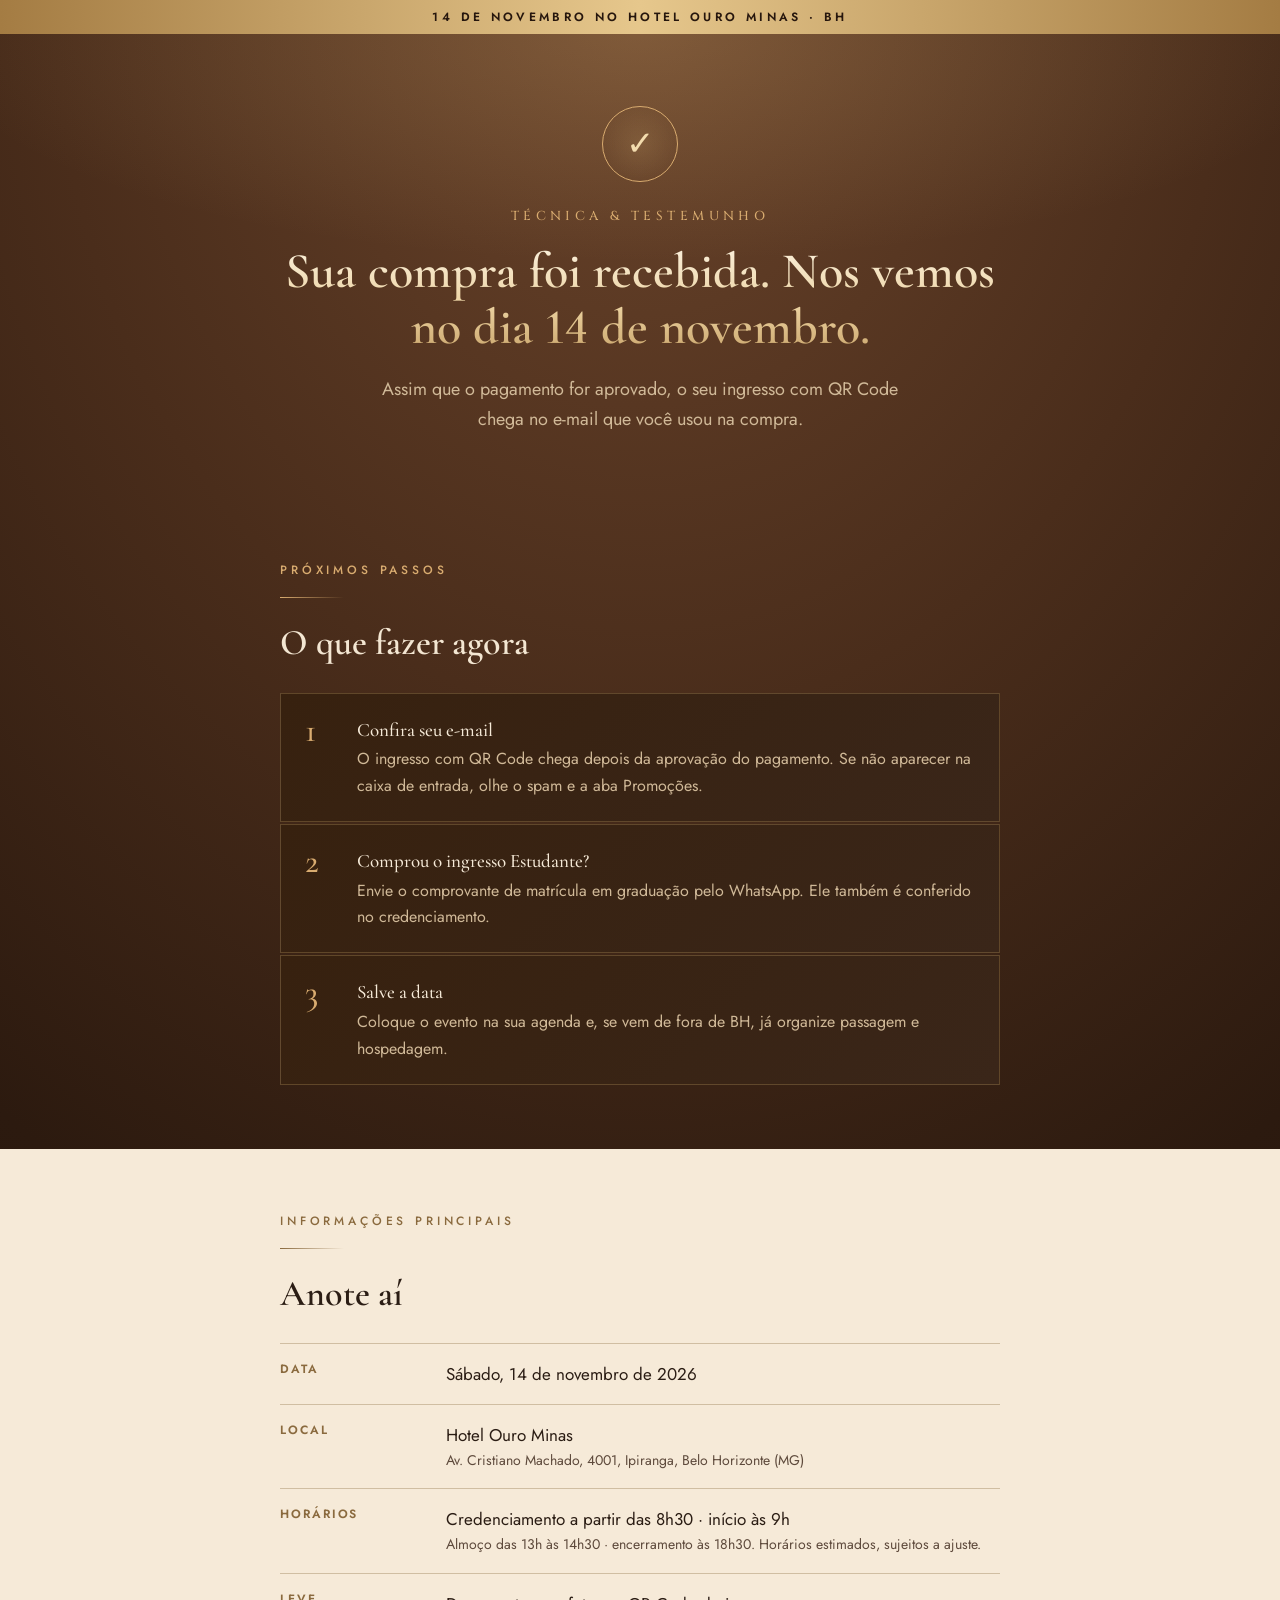
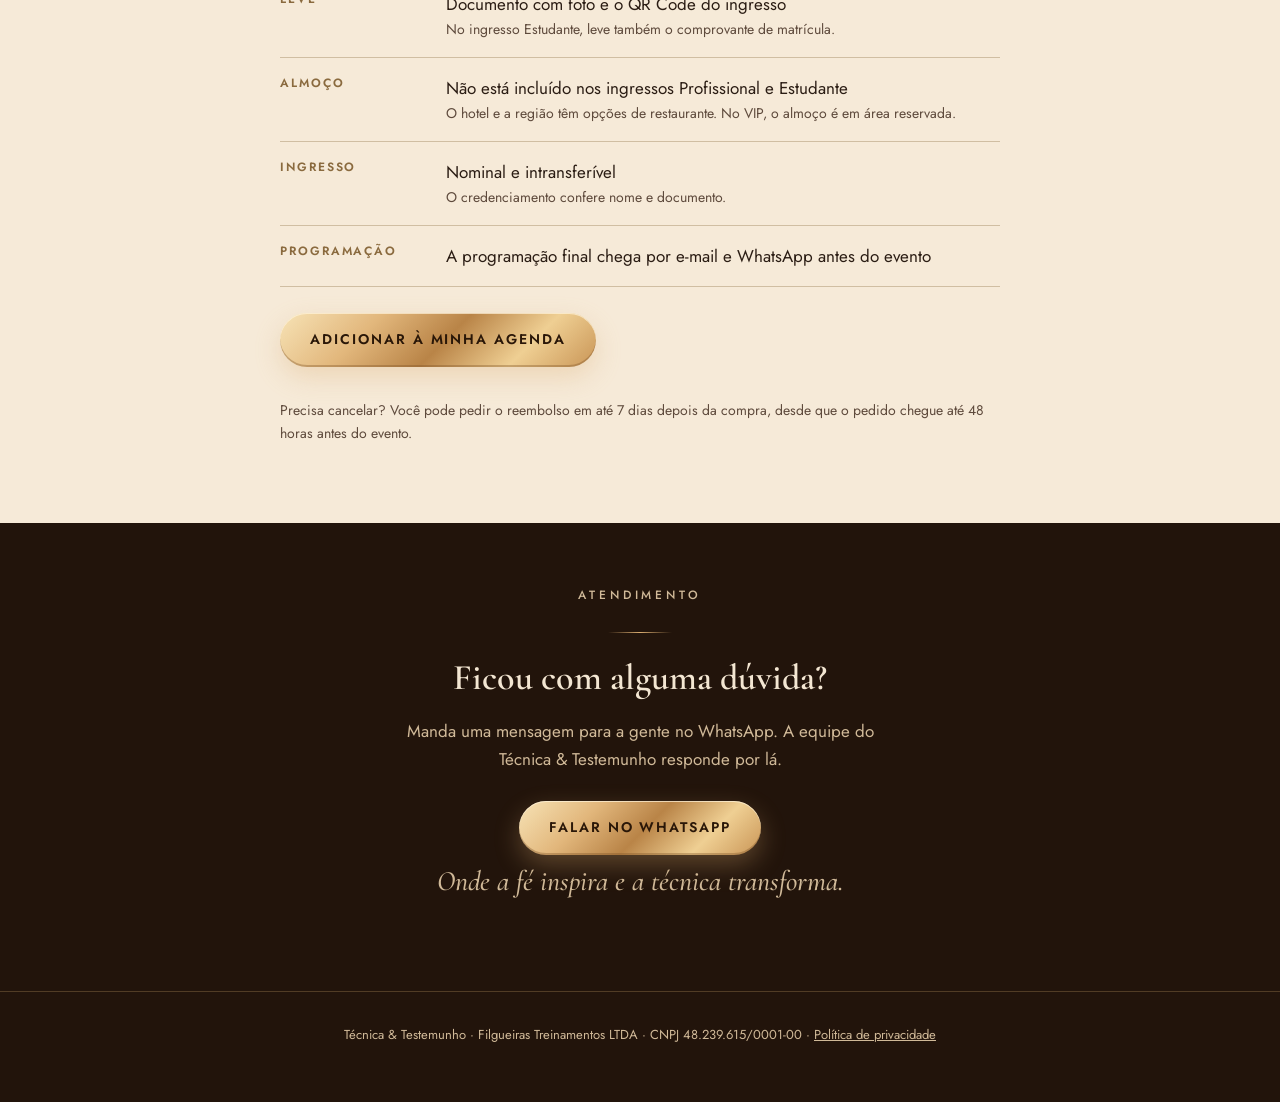
<file: obrigado/index.html>
<!doctype html>
<html lang="pt-BR">
<head>
<meta charset="utf-8">
<meta name="viewport" content="width=device-width, initial-scale=1">
<meta name="robots" content="noindex, nofollow">
<title>Compra recebida · Técnica & Testemunho</title>
<link rel="icon" type="image/png" sizes="32x32" href="../assets/favicon-32.png">
<link rel="icon" type="image/png" sizes="192x192" href="../assets/favicon.png">
<link rel="apple-touch-icon" href="../assets/apple-touch-icon.png">
<link rel="preconnect" href="https://fonts.googleapis.com">
<link rel="preconnect" href="https://fonts.gstatic.com" crossorigin>
<link href="https://fonts.googleapis.com/css2?family=Cinzel:wght@500;600&family=Cormorant+Garamond:ital,wght@0,500;0,600;0,700;1,500;1,600&family=Jost:wght@400;500;600&display=swap" rel="stylesheet">
<style>
  :root {
    --cacau: #1c120c; --cacau-2: #2a1b12; --cacau-3: #3a2619;
    --ouro: #c9a46a; --ouro-claro: #ecd3a2; --ouro-fundo: #8a6a3e;
    --creme: #f5ece0; --tinta: #2b1d14; --tinta-suave: #5e4a3c;
    --texto: #efe3d3; --texto-suave: #c4b19c; --linha: rgba(201,164,106,.28);
    --display: "Playfair Display", Georgia, serif; --logo: "Cinzel", Georgia, serif;
    --italico: "Cormorant Garamond", Georgia, serif; --corpo: "Jost", "Helvetica Neue", sans-serif;
  }
  *, *::before, *::after { box-sizing: border-box; }
  body { margin: 0; background: var(--cacau); color: var(--texto); font: 400 17px/1.65 var(--corpo); overflow-x: hidden; }
  a { color: inherit; }
  .wrap { max-width: 760px; margin: 0 auto; padding: 0 20px; }
  h1, h2 { font-family: var(--display); font-weight: 500; margin: 0; }
  p { margin: 0 0 1em; }
  .falta { font: 500 .78em/1.4 var(--corpo); color: #3b2400; background: repeating-linear-gradient(-45deg, #f3c56b, #f3c56b 6px, #f7d68e 6px, #f7d68e 12px); padding: .1em .45em; border-radius: 3px; }

  .faixa { background: linear-gradient(90deg, #a47c43, #e6c78c, #a47c43); color: var(--cacau); text-align: center; font: 600 12px/1 var(--corpo); letter-spacing: .28em; padding: 11px 16px; }

  .topo {
    text-align: center; padding: 72px 0 64px;
    background: radial-gradient(80% 70% at 50% 0%, rgba(201,164,106,.24), transparent 70%);
  }
  .selo {
    width: 76px; height: 76px; margin: 0 auto 26px; border-radius: 50%;
    display: grid; place-items: center;
    border: 1px solid var(--ouro); color: var(--ouro-claro); font-size: 34px;
    background: radial-gradient(circle, rgba(201,164,106,.18), transparent 70%);
    animation: surgir .9s cubic-bezier(.2,.7,.2,1) both;
  }
  .marca { font: 500 13px/1.3 var(--logo); letter-spacing: .34em; color: var(--ouro); margin-bottom: 18px; }
  .topo h1 {
    font-size: clamp(32px, 6vw, 50px); line-height: 1.12;
    background: linear-gradient(180deg, #fbf1de 0%, #ecd3a2 55%, #c9a46a 100%);
    -webkit-background-clip: text; background-clip: text; color: transparent;
  }
  .topo .sub { margin: 20px auto 0; max-width: 560px; font-size: 18px; color: var(--texto-suave); }

  section { padding: 64px 0; }
  .eyebrow { font: 500 12px/1.4 var(--corpo); letter-spacing: .32em; text-transform: uppercase; color: var(--ouro); }
  .regua { width: 64px; height: 1px; border: 0; margin: 18px 0 24px; background: linear-gradient(90deg, var(--ouro), transparent); }
  h2 { font-size: clamp(26px, 4vw, 36px); line-height: 1.18; }

  .passos { list-style: none; padding: 0; margin: 0; counter-reset: p; display: grid; gap: 2px; }
  .passos li { counter-increment: p; position: relative; padding: 24px 22px 22px 76px; background: linear-gradient(135deg, var(--cacau-2), var(--cacau-3)); border: 1px solid var(--linha); }
  .passos li::before { content: counter(p); position: absolute; left: 24px; top: 20px; font: 500 34px/1 var(--display); color: var(--ouro); }
  .passos b { display: block; font: 500 19px/1.3 var(--display); color: var(--creme); margin-bottom: 4px; }
  .passos p { margin: 0; color: var(--texto-suave); font-size: 16px; }

  .claro { background: var(--creme); color: var(--tinta); }
  .claro .eyebrow { color: var(--ouro-fundo); }
  .claro .regua { background: linear-gradient(90deg, var(--ouro-fundo), transparent); }
  .info { margin: 0; border-top: 1px solid rgba(138,106,62,.35); }
  .info div { display: grid; grid-template-columns: 150px 1fr; gap: 16px; padding: 16px 0; border-bottom: 1px solid rgba(138,106,62,.35); }
  .info dt { font: 600 12px/1.6 var(--corpo); letter-spacing: .16em; text-transform: uppercase; color: var(--ouro-fundo); }
  .info dd { margin: 0; color: var(--tinta); }
  .info dd small { display: block; color: var(--tinta-suave); font-size: 14px; }
  .agenda-btn { margin-top: 26px; }

  .btn {
    display: inline-block; padding: 18px 30px;
    font: 600 14px/1.25 var(--corpo); letter-spacing: .14em; text-transform: uppercase; text-decoration: none; text-align: center;
    color: var(--cacau); background: linear-gradient(135deg, #f1d9a6 0%, #c9a46a 45%, #a47c43 100%);
    border-radius: 2px; box-shadow: 0 10px 30px -10px rgba(201,164,106,.55), inset 0 1px 0 rgba(255,255,255,.45);
    transition: transform .25s ease, filter .25s ease;
  }
  .btn:hover { transform: translateY(-2px); filter: brightness(1.06); }
  .btn-linha { color: var(--ouro-fundo); background: transparent; border: 1px solid var(--ouro-fundo); box-shadow: none; }
  .btn:focus-visible { outline: 2px solid var(--ouro-claro); outline-offset: 3px; }

  .duvida { text-align: center; }
  .duvida .regua { margin-left: auto; margin-right: auto; background: linear-gradient(90deg, transparent, var(--ouro), transparent); }
  .duvida p { color: var(--texto-suave); max-width: 520px; margin: 0 auto 28px; }
  .assinatura { font: italic 500 clamp(22px, 3vw, 28px)/1.3 var(--italico); color: var(--ouro-claro); margin-top: 48px; }

  footer { padding: 32px 0 44px; text-align: center; font-size: 13px; color: var(--texto-suave); border-top: 1px solid var(--linha); }
  .miudo { font-size: 14px; color: var(--tinta-suave); margin-top: 24px; }

  @keyframes surgir { from { opacity: 0; transform: scale(.8); } to { opacity: 1; transform: none; } }
  @media (max-width: 480px) {
    .info div { grid-template-columns: 1fr; gap: 2px; }
    section { padding: 52px 0; }
  }
  @media (prefers-reduced-motion: reduce) { * { animation: none !important; transition: none !important; } }
</style>
<link rel="stylesheet" href="../marca.css">
</head>
<body class="pg-obrigado">

<div class="faixa">14 DE NOVEMBRO NO HOTEL OURO MINAS · BH</div>

<header class="topo">
  <div class="wrap">
    <div class="selo" aria-hidden="true">✓</div>
    <p class="marca">TÉCNICA &amp; TESTEMUNHO</p>
    <h1>Sua compra foi recebida. Nos vemos no dia 14 de novembro.</h1>
    <p class="sub">Assim que o pagamento for aprovado, o seu ingresso com QR Code chega no e-mail que você usou na compra.</p>
  </div>
</header>

<section>
  <div class="wrap">
    <p class="eyebrow">Próximos passos</p>
    <hr class="regua">
    <h2 style="margin-bottom:28px">O que fazer agora</h2>
    <ol class="passos">
      <li><b>Confira seu e-mail</b><p>O ingresso com QR Code chega depois da aprovação do pagamento. Se não aparecer na caixa de entrada, olhe o spam e a aba Promoções.</p></li>
      <li><b>Comprou o ingresso Estudante?</b><p>Envie o comprovante de matrícula em graduação pelo WhatsApp. Ele também é conferido no credenciamento.</p></li>
      <li><b>Salve a data</b><p>Coloque o evento na sua agenda e, se vem de fora de BH, já organize passagem e hospedagem.</p></li>
    </ol>
  </div>
</section>

<section class="claro">
  <div class="wrap">
    <p class="eyebrow">Informações principais</p>
    <hr class="regua">
    <h2 style="margin-bottom:28px">Anote aí</h2>
    <dl class="info">
      <div><dt>Data</dt><dd>Sábado, 14 de novembro de 2026</dd></div>
      <div><dt>Local</dt><dd>Hotel Ouro Minas<small>Av. Cristiano Machado, 4001, Ipiranga, Belo Horizonte (MG)</small></dd></div>
      <div><dt>Horários</dt><dd>Credenciamento a partir das 8h30 · início às 9h<small>Almoço das 13h às 14h30 · encerramento às 18h30. Horários estimados, sujeitos a ajuste.</small></dd></div>
      <div><dt>Leve</dt><dd>Documento com foto e o QR Code do ingresso<small>No ingresso Estudante, leve também o comprovante de matrícula.</small></dd></div>
      <div><dt>Almoço</dt><dd>Não está incluído nos ingressos Profissional e Estudante<small>O hotel e a região têm opções de restaurante. No VIP, o almoço é em área reservada.</small></dd></div>
      <div><dt>Ingresso</dt><dd>Nominal e intransferível<small>O credenciamento confere nome e documento.</small></dd></div>
      <div><dt>Programação</dt><dd>A programação final chega por e-mail e WhatsApp antes do evento</dd></div>
    </dl>
    <a class="btn btn-linha agenda-btn" target="_blank" rel="noopener"
       href="https://calendar.google.com/calendar/render?action=TEMPLATE&text=T%C3%A9cnica%20%26%20Testemunho%20%C2%B7%20Congresso&dates=20261114T113000Z/20261114T213000Z&location=Hotel%20Ouro%20Minas%2C%20Av.%20Cristiano%20Machado%2C%204001%2C%20Belo%20Horizonte%20-%20MG&details=Credenciamento%20a%20partir%20das%208h30.%20Leve%20documento%20com%20foto%20e%20o%20QR%20Code%20do%20ingresso.">Adicionar à minha agenda</a>
    <p class="miudo">Precisa cancelar? Você pode pedir o reembolso em até 7 dias depois da compra, desde que o pedido chegue até 48 horas antes do evento.</p>
  </div>
</section>

<section class="duvida">
  <div class="wrap">
    <p class="eyebrow">Atendimento</p>
    <hr class="regua">
    <h2 style="margin-bottom:18px">Ficou com alguma dúvida?</h2>
    <p>Manda uma mensagem para a gente no WhatsApp. A equipe do Técnica &amp; Testemunho responde por lá.</p>
    <a class="btn" data-whatsapp href="https://wa.me/5531953491799" target="_blank" rel="noopener">Falar no WhatsApp</a>
    <p class="assinatura">Onde a fé inspira e a técnica transforma.</p>
  </div>
</section>

<footer>
  <div class="wrap">
    <p>Técnica &amp; Testemunho · Filgueiras Treinamentos LTDA · CNPJ 48.239.615/0001-00 · <a href="../privacidade/">Política de privacidade</a></p>
  </div>
</footer>

<noscript><img height="1" width="1" style="display:none" alt="" src="https://www.facebook.com/tr?id=1324439740761727&ev=PageView&noscript=1"></noscript>
<script>
  // Tira do endereço qualquer parâmetro que o checkout acrescente (pode ter dados do comprador)
  // antes de o Pixel, o PostHog e o Clarity lerem a URL.
  if (location.search) history.replaceState(null, "", location.pathname + location.hash);
  // Quem comprou não cai no downsell se voltar pelo histórico (ver volta.js)
  try { sessionStorage.setItem("tt_downsell_visto", "1"); } catch (e) {}
</script>
<script src="../config.js"></script>
<script src="../analise.js"></script>
<script>
  // A compra (Purchase) é enviada pela Ticto. Aqui só o PageView, para não duplicar.
  !function(f,b,e,v,n,t,s){if(f.fbq)return;n=f.fbq=function(){n.callMethod?n.callMethod.apply(n,arguments):n.queue.push(arguments)};if(!f._fbq)f._fbq=n;n.push=n;n.loaded=!0;n.version='2.0';n.queue=[];t=b.createElement(e);t.async=!0;t.src=v;s=b.getElementsByTagName(e)[0];s.parentNode.insertBefore(t,s)}(window,document,'script','https://connect.facebook.net/en_US/fbevents.js');
  fbq("init", "1324439740761727");
  fbq("track", "PageView");
  // PostHog: marca a chegada ao obrigado (aproximação da compra, sem dados pessoais) para fechar o funil
  if (window.TTA) TTA.evento("compra_obrigado", { tipo: "presencial" });
  document.querySelectorAll("[data-whatsapp]").forEach(a => {
    a.href = "https://wa.me/5531953491799?text=" + encodeURIComponent("Olá, comprei meu ingresso para o Técnica & Testemunho e tenho uma dúvida.");
  });
</script>
</body>
</html>
</file>
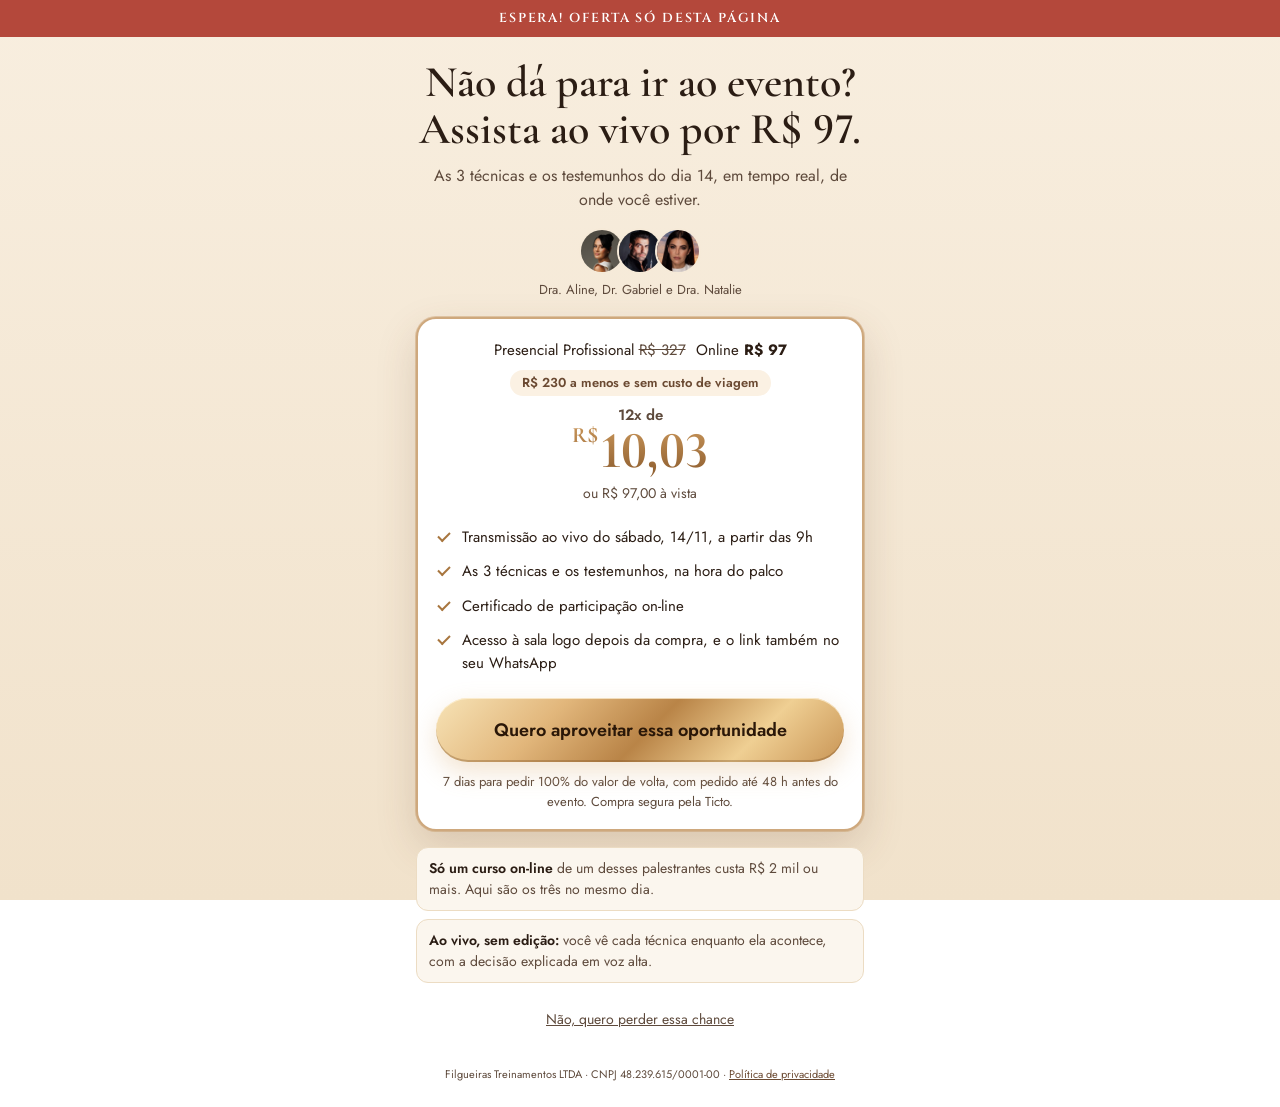
<file: online/index.html>
<!doctype html>
<html lang="pt-BR">
<head>
<meta charset="utf-8">
<meta name="viewport" content="width=device-width, initial-scale=1, viewport-fit=cover">
<meta name="robots" content="noindex, nofollow">
<title>Ingresso online · Técnica &amp; Testemunho</title>
<meta name="theme-color" content="#f5ece0">
<link rel="icon" type="image/png" sizes="32x32" href="../assets/favicon-32.png">
<link rel="icon" type="image/png" sizes="192x192" href="../assets/favicon.png">
<link rel="apple-touch-icon" href="../assets/apple-touch-icon.png">
<link rel="preconnect" href="https://fonts.googleapis.com">
<link rel="preconnect" href="https://fonts.gstatic.com" crossorigin>
<link rel="preconnect" href="https://connect.facebook.net">
<link href="https://fonts.googleapis.com/css2?family=Cinzel:wght@500;600&family=Cormorant+Garamond:ital,wght@0,500;0,600;0,700;1,500;1,600&family=Jost:wght@400;500;600&display=swap" rel="stylesheet">
<style>
  :root {
    --cacau: #1c120c; --ouro: #c9a46a; --ouro-escuro: #a9844b;
    --creme: #f5ece0; --creme-2: #ebdfcd; --tinta: #2b1d14; --tinta-suave: #5e4a3c; --bronze: #6b4a32;
    --linha: rgba(43, 29, 20, .14);
    --sombra: 0 10px 30px rgba(43, 29, 20, .12), 0 2px 6px rgba(43, 29, 20, .06);
    --titulo: "Playfair Display", Georgia, serif; --corpo: "Jost", "Helvetica Neue", Arial, sans-serif;
  }
  *, *::before, *::after { box-sizing: border-box; }
  html { -webkit-text-size-adjust: 100%; }
  body { margin: 0; min-height: 100vh; background: var(--creme); color: var(--tinta); font: 400 16px/1.5 var(--corpo); font-variant-numeric: lining-nums; overflow-x: hidden; }
  img { display: block; max-width: 100%; }
  h1, h2 { font-family: var(--titulo); font-weight: 500; margin: 0; letter-spacing: -.01em; color: var(--tinta); font-variant-numeric: lining-nums; }
  p { margin: 0; color: var(--tinta-suave); }
  a { color: var(--bronze); }

  .faixa { background: #b4483b; color: #fff; text-align: center; font: 600 13px/1.3 var(--corpo); letter-spacing: .14em; padding: 10px 16px; text-transform: uppercase; }
  main { max-width: 480px; margin: 0 auto; padding: 22px 16px 28px; }
  h1 { font-size: clamp(26px, 7vw, 32px); line-height: 1.15; text-align: center; }
  .lead { margin-top: 10px; text-align: center; font-size: 16px; }
  .rostos { display: flex; justify-content: center; margin-top: 16px; }
  .rostos img { width: 46px; height: 46px; border-radius: 50%; object-fit: cover; border: 2px solid var(--creme); margin-left: -8px; background: var(--creme-2); }
  .rostos img:first-child { margin-left: 0; }
  .rostos-txt { margin-top: 6px; text-align: center; font-size: 13px; }

  .oferta { margin-top: 18px; background: #fff; border: 2px solid var(--ouro); border-radius: 20px; box-shadow: var(--sombra); padding: 20px 18px 18px; text-align: center; }
  .compara { display: flex; justify-content: center; align-items: baseline; gap: 10px; font-size: 15px; }
  .compara s { color: var(--tinta-suave); }
  .economia { display: inline-block; margin-top: 8px; padding: 4px 12px; border-radius: 999px; background: #fbf1e3; color: var(--bronze); font: 600 13px/1.4 var(--corpo); }
  .parcela { margin-top: 10px; font: 600 15px/1.2 var(--corpo); color: var(--tinta-suave); }
  .parcela b { display: block; font: 600 52px/1.05 var(--titulo); color: var(--tinta); }
  .parcela b .rs { font-size: 22px; vertical-align: top; margin-right: 2px; }
  .vista { margin-top: 4px; font-size: 14px; }
  .itens { list-style: none; margin: 16px 0 18px; padding: 0; text-align: left; }
  .itens li { position: relative; padding: 6px 0 6px 26px; font-size: 15px; color: var(--tinta); }
  .itens li::before { content: ""; position: absolute; left: 2px; top: 12px; width: 12px; height: 7px; border-left: 2px solid var(--ouro-escuro); border-bottom: 2px solid var(--ouro-escuro); transform: rotate(-45deg); }
  .btn { display: flex; width: 100%; align-items: center; justify-content: center; min-height: 64px; padding: 16px 20px; border: 0; border-radius: 14px; background: var(--ouro); color: var(--cacau); font: 600 18px/1.25 var(--corpo); text-decoration: none; text-align: center; cursor: pointer; box-shadow: 0 8px 20px rgba(169, 132, 75, .4); transition: transform .15s ease, background .15s ease; animation: pulsa 2.4s ease-in-out infinite; }
  .btn:hover { background: #d3b07a; }
  .btn:active { transform: scale(.98); }
  @keyframes pulsa { 0%, 100% { transform: scale(1); } 50% { transform: scale(1.02); } }
  .btn:focus-visible, .nao:focus-visible { outline: 2px solid var(--bronze); outline-offset: 3px; }
  .garantia { margin-top: 10px; font-size: 13px; }
  .porque { margin-top: 16px; display: grid; gap: 8px; }
  .porque p { font-size: 14px; padding: 10px 12px; border-radius: 12px; background: #fbf6ee; border: 1px solid var(--creme-2); }
  .porque b { color: var(--tinta); font-weight: 600; }
  .nao { display: block; margin: 18px auto 0; padding: 8px; text-align: center; font-size: 14px; color: var(--tinta-suave); }
  .rodape { max-width: 480px; margin: 0 auto; padding: 0 16px 24px; text-align: center; font-size: 11px; color: var(--tinta-suave); }
  body.carregando h1, body.carregando .oferta { visibility: hidden; }
  @media (prefers-reduced-motion: reduce) { .btn { animation: none; } }
</style>
<link rel="stylesheet" href="../marca.css">
<script src="../config.js"></script>
<script src="../analise.js"></script>
<!-- Utmify: guarda as UTMs do anúncio e repassa ao checkout da Ticto (script oficial, versão legível) -->
<script src="https://cdn.utmify.com.br/scripts/utms/latest.js" data-utmify-prevent-xcod-sck data-utmify-prevent-subids async defer></script>
</head>
<body class="pg-online carregando">

<div class="faixa">Espera! Oferta só desta página</div>

<main>
  <h1>Não dá para ir ao evento? Assista ao vivo por R$&nbsp;<span data-preco></span>.</h1>
  <p class="lead">As 3 técnicas e os testemunhos do dia 14, em tempo real, de onde você estiver.</p>
  <div class="rostos" aria-hidden="true">
    <img src="../assets/aline.jpg" alt="" width="46" height="46"><img src="../assets/gabriel.jpg" alt="" width="46" height="46"><img src="../assets/natalie.jpg" alt="" width="46" height="46">
  </div>
  <p class="rostos-txt">Dra. Aline, Dr. Gabriel e Dra. Natalie</p>

  <div class="oferta">
    <div class="compara"><span>Presencial <span data-tipo-presencial></span> <s data-preco-presencial></s></span><span>Online <b>R$ <span data-preco></span></b></span></div>
    <span class="economia" data-economia></span>
    <p class="parcela">12x de<b><span class="rs">R$</span><span data-parcela></span></b></p>
    <p class="vista">ou R$ <span data-preco></span>,00 à vista</p>
    <ul class="itens">
      <li>Transmissão ao vivo do sábado, 14/11, a partir das 9h</li>
      <li>As 3 técnicas e os testemunhos, na hora do palco</li>
      <li>Certificado de participação on-line</li>
      <li>Acesso à sala logo depois da compra, e o link também no seu WhatsApp</li>
    </ul>
    <a class="btn" href="#" data-checkout>Quero aproveitar essa oportunidade</a>
    <p class="garantia">7 dias para pedir 100% do valor de volta, com pedido até 48 h antes do evento. Compra segura pela Ticto.</p>
  </div>

  <div class="porque">
    <p><b>Só um curso on-line</b> de um desses palestrantes custa R$ 2 mil ou mais. Aqui são os três no mesmo dia.</p>
    <p><b>Ao vivo, sem edição:</b> você vê cada técnica enquanto ela acontece, com a decisão explicada em voz alta.</p>
  </div>

  <a class="nao" href="../" data-nao>Não, quero perder essa chance</a>
</main>

<footer class="rodape">Filgueiras Treinamentos LTDA · CNPJ 48.239.615/0001-00 · <a href="../privacidade/">Política de privacidade</a></footer>

<noscript><img height="1" width="1" style="display:none" alt="" src="https://www.facebook.com/tr?id=1324439740761727&ev=PageView&noscript=1"></noscript>
<script>
(function () {
  if (CONFIG.pixelId) {
    !function(f,b,e,v,n,t,s){if(f.fbq)return;n=f.fbq=function(){n.callMethod?n.callMethod.apply(n,arguments):n.queue.push(arguments)};if(!f._fbq)f._fbq=n;n.push=n;n.loaded=!0;n.version='2.0';n.queue=[];t=b.createElement(e);t.async=!0;t.src=v;s=b.getElementsByTagName(e)[0];s.parentNode.insertBefore(t,s)}(window,document,'script','https://connect.facebook.net/en_US/fbevents.js');
    fbq("init", CONFIG.pixelId);
    fbq("track", "PageView");
  }
  const track = (...a) => { try { window.fbq && fbq(...a); } catch (e) {} };
  const fmt = n => n.toLocaleString("pt-BR");

  // Lote vigente (mesma regra da LP), só para mostrar o preço do presencial
  const agora = new Date();
  let iLote = CONFIG.loteForcado ?? CONFIG.lotes.findIndex(l => agora <= new Date(l.fim));
  if (iLote < 0) iLote = CONFIG.lotes.length - 1;
  const lote = CONFIG.lotes[iLote];
  // Compara com o ingresso que a pessoa tentou comprar (gravado pela LP e pelo quiz no clique do checkout).
  // Sem registro, compara com o Profissional.
  let volta = null;
  try { volta = JSON.parse(localStorage.getItem("tt_volta") || "null"); } catch (e) {}
  const recente = volta && Date.now() - volta.t < 1728e5;
  const tipo = recente && ["vip", "profissional", "estudante"].includes(volta.tipo) ? volta.tipo : "profissional";
  const presencial = tipo === "vip" ? CONFIG.vip.preco : lote[tipo].preco;
  const nomeTipo = { vip: "VIP", profissional: "Profissional", estudante: "Estudante" }[tipo];
  document.querySelectorAll("[data-tipo-presencial]").forEach(el => el.textContent = nomeTipo);
  document.querySelectorAll("[data-preco-presencial]").forEach(el => el.textContent = "R$ " + fmt(presencial));
  document.querySelectorAll("[data-lote]").forEach(el => el.textContent = lote.nome);
  // Economia pequena (ex.: Estudante) não ajuda a vender: aí o destaque fica só no custo de viagem.
  const economia = presencial - CONFIG.online.preco;
  document.querySelectorAll("[data-economia]").forEach(el => el.textContent = economia >= 150
    ? `R$ ${fmt(economia)} a menos e sem custo de viagem`
    : "Sem custo de viagem e de hotel");
  document.querySelectorAll("[data-preco]").forEach(el => el.textContent = fmt(CONFIG.online.preco));
  document.querySelectorAll("[data-parcela]").forEach(el => el.textContent = CONFIG.parcelas[CONFIG.online.preco] || "");
  document.body.classList.remove("carregando");

  // Checkout com UTMs repassadas. O back redirect da Ticto chega aqui sem UTMs:
  // nesse caso usa as da página onde a pessoa clicou no checkout (gravadas no tt_volta).
  let params = new URLSearchParams(location.search);
  if (![...params.keys()].some(k => k.startsWith("utm_")) && recente && volta.url) {
    try { const u = new URL(volta.url); if (u.origin === location.origin) params = u.searchParams; } catch (e) {}
  }
  const url = new URL(CONFIG.online.checkout);
  params.forEach((v, k) => { if (k.startsWith("utm_") || k === "src" || k === "sck" || k === "fbclid") url.searchParams.set(k, v); });
  if (!url.searchParams.get("utm_content")) url.searchParams.set("utm_content", "downsell");
  document.querySelectorAll("[data-checkout]").forEach(a => a.href = url.toString());

  // "Não": volta para onde a pessoa estava antes do checkout (LP nos ingressos ou resultado do quiz).
  // A LP e o quiz gravam essa página no clique do checkout. Sem registro, vai para a LP.
  let voltar = new URL("../", location.href);
  new URLSearchParams(location.search).forEach((v, k) => { if (k.startsWith("utm_")) voltar.searchParams.set(k, v); });
  try {
    if (recente && volta.url) { const u = new URL(volta.url); if (u.origin === location.origin) voltar = u; }
  } catch (e) {}
  document.querySelector("[data-nao]").href = voltar.toString();

  track("track", "ViewContent", { content_name: "Ingresso online", content_category: "Online", value: CONFIG.online.preco, currency: "BRL" });
  // Downsell visto nesta sessão: a LP e o quiz não mandam de novo para cá (ver volta.js).
  // origem: "voltar" (voltou do checkout sem preencher), "ticto" (back redirect da Ticto) ou "outro".
  try { sessionStorage.setItem("tt_downsell_visto", "1"); } catch (e) {}
  const origem = new URLSearchParams(location.search).get("origem") === "voltar" ? "voltar" : (/ticto/i.test(document.referrer) ? "ticto" : "outro");
  TTA.evento("downsell_visto", { comparado_com: tipo, origem });
  document.addEventListener("click", ev => {
    if (ev.target.closest("[data-checkout]")) {
      track("trackCustom", "CliqueCheckout", { ingresso: "online", value: CONFIG.online.preco, currency: "BRL", origem: "downsell" });
      TTA.evento("downsell_checkout", { valor: CONFIG.online.preco, comparado_com: tipo });
    }
    if (ev.target.closest("[data-nao]")) TTA.evento("downsell_nao", { comparado_com: tipo });
  });
})();
</script>
<script src="../whatsapp.js" data-pagina="online" data-mostrar="tempo" data-mensagem="Olá, estou vendo o ingresso online do Técnica &amp; Testemunho e tenho uma dúvida."></script>
</body>
</html>
</file>
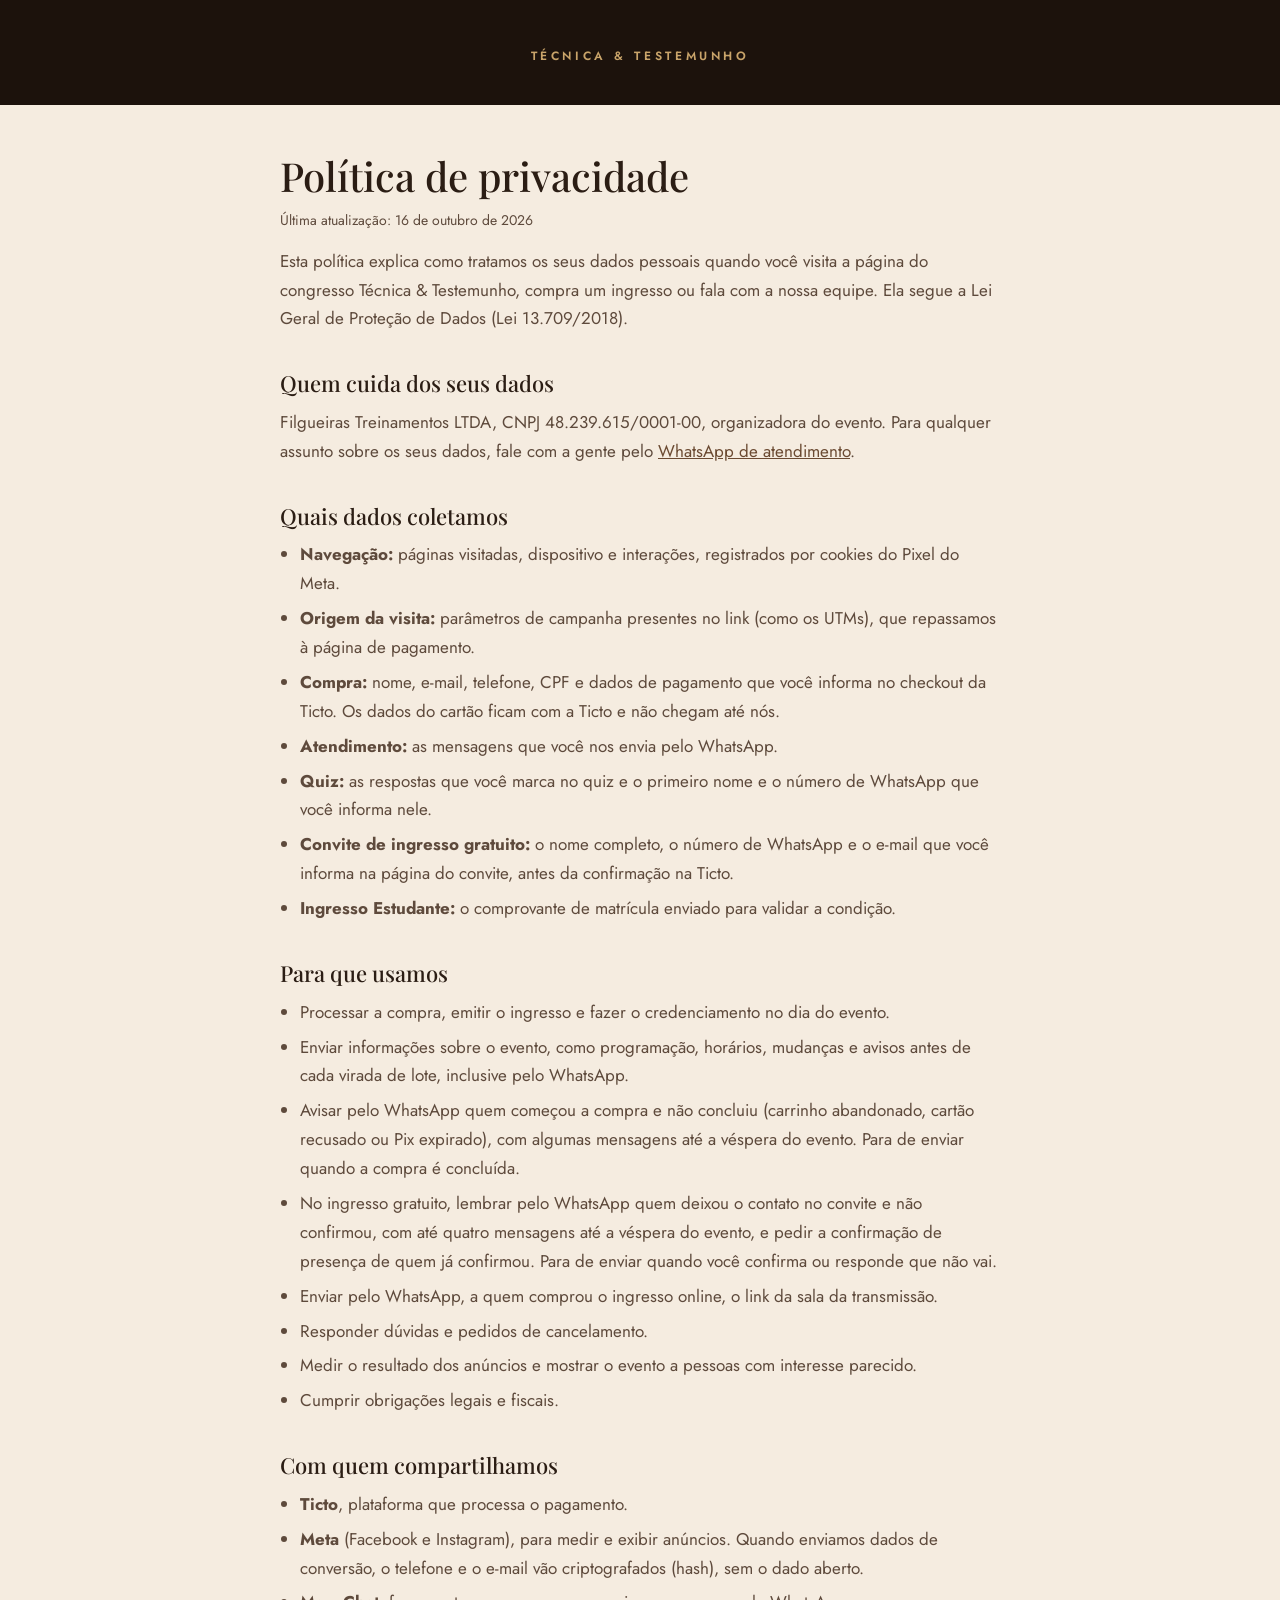
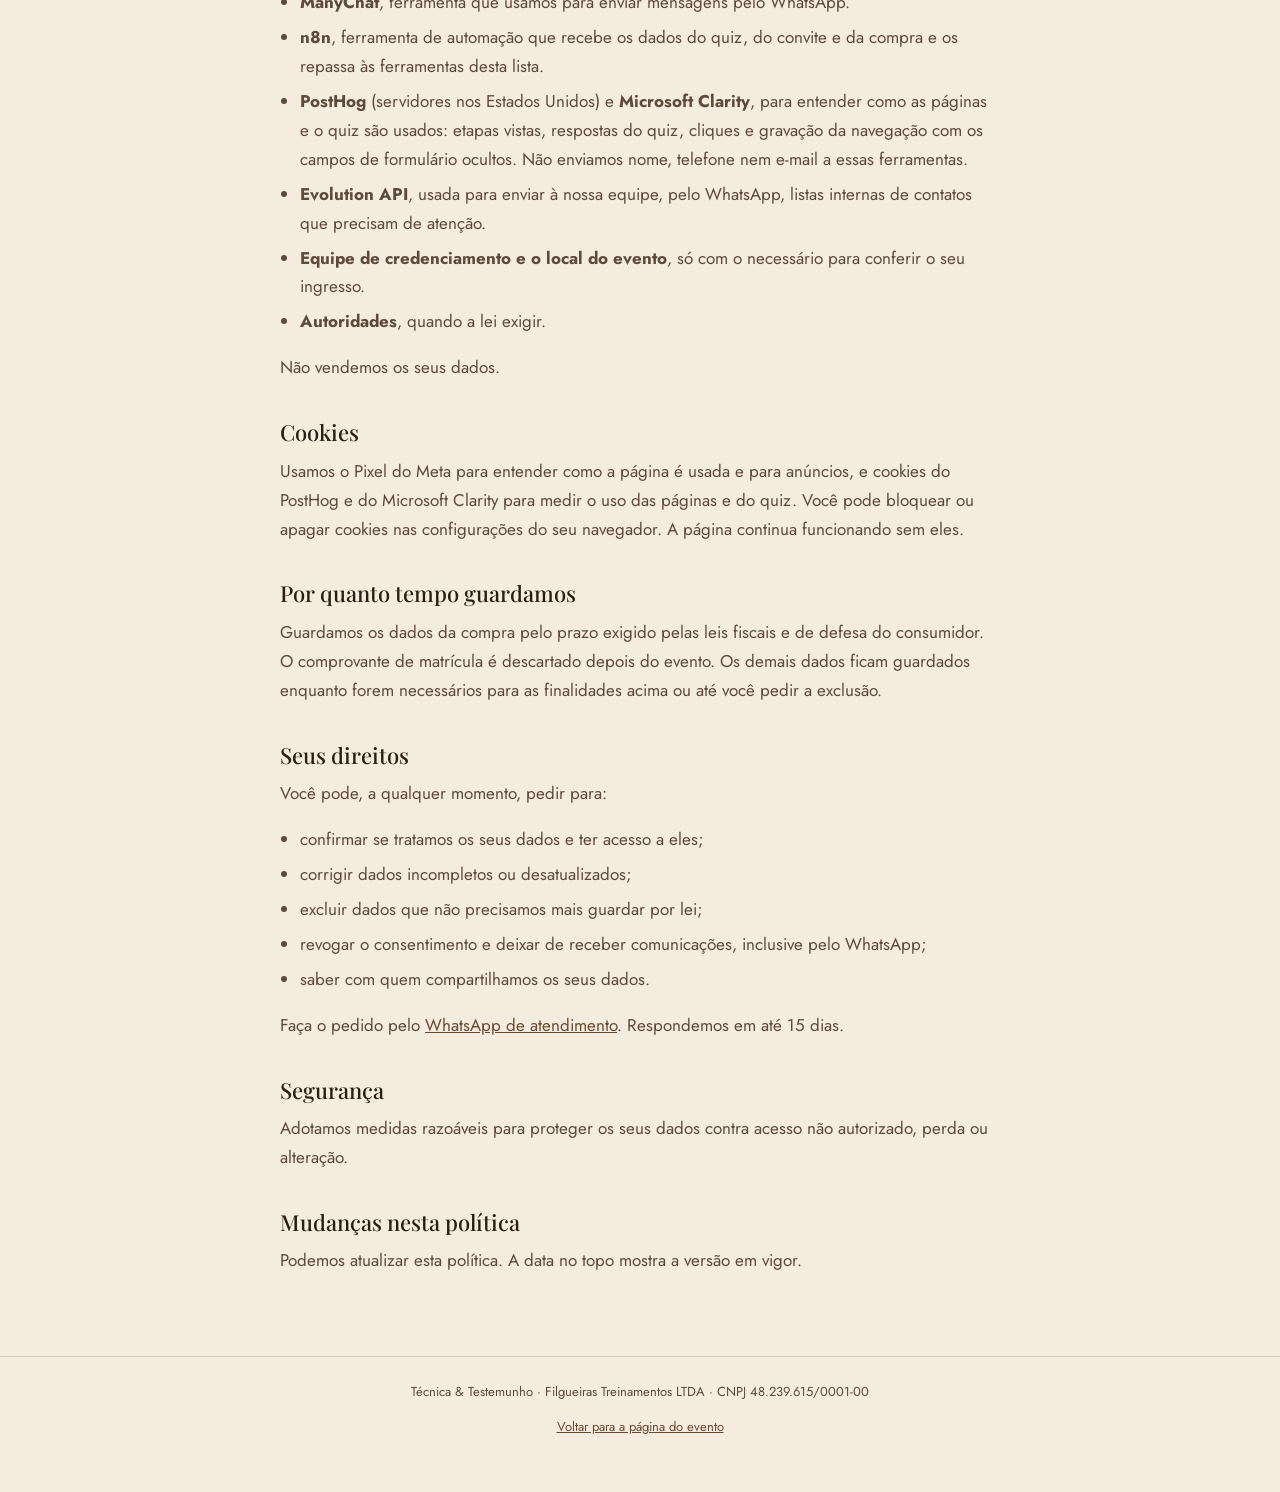
<file: privacidade/index.html>
<!doctype html>
<html lang="pt-BR">
<head>
<meta charset="utf-8">
<meta name="viewport" content="width=device-width, initial-scale=1">
<meta name="robots" content="noindex, nofollow">
<title>Política de privacidade · Técnica & Testemunho</title>
<link rel="icon" type="image/png" sizes="32x32" href="../assets/favicon-32.png">
<link rel="icon" type="image/png" sizes="192x192" href="../assets/favicon.png">
<link rel="apple-touch-icon" href="../assets/apple-touch-icon.png">
<link rel="preconnect" href="https://fonts.googleapis.com">
<link rel="preconnect" href="https://fonts.gstatic.com" crossorigin>
<link href="https://fonts.googleapis.com/css2?family=Playfair+Display:wght@500&family=Jost:wght@400;500;600&display=swap" rel="stylesheet">
<style>
  :root {
    --cacau: #1c120c; --ouro: #c9a46a; --creme: #f5ece0;
    --tinta: #2b1d14; --tinta-suave: #5e4a3c; --bronze: #6b4a32;
    --linha: rgba(43, 29, 20, .16);
  }
  *, *::before, *::after { box-sizing: border-box; }
  body { margin: 0; background: var(--creme); color: var(--tinta-suave); font: 400 17px/1.7 "Jost", "Helvetica Neue", Arial, sans-serif; }
  a { color: var(--bronze); }
  .topo { background: var(--cacau); padding: 40px 20px 36px; text-align: center; }
  .marca { font: 600 12px/1 "Jost", sans-serif; letter-spacing: .3em; color: var(--ouro); text-decoration: none; }
  main { max-width: 760px; margin: 0 auto; padding: 48px 20px 64px; }
  h1, h2 { font-family: "Playfair Display", Georgia, serif; font-weight: 500; color: var(--tinta); margin: 0; }
  h1 { font-size: clamp(30px, 5vw, 40px); line-height: 1.15; }
  h2 { font-size: 22px; line-height: 1.3; margin: 36px 0 10px; }
  p, ul { margin: 0 0 1em; }
  ul { padding-left: 20px; }
  li { margin-bottom: 6px; }
  .data { font-size: 14px; margin-top: 10px; }
  footer { border-top: 1px solid var(--linha); padding: 24px 20px 40px; text-align: center; font-size: 13px; }
</style>
</head>
<body>

<header class="topo"><a class="marca" href="../">TÉCNICA &amp; TESTEMUNHO</a></header>

<main>
  <h1>Política de privacidade</h1>
  <p class="data">Última atualização: 16 de outubro de 2026</p>

  <p>Esta política explica como tratamos os seus dados pessoais quando você visita a página do congresso Técnica &amp; Testemunho, compra um ingresso ou fala com a nossa equipe. Ela segue a Lei Geral de Proteção de Dados (Lei 13.709/2018).</p>

  <h2>Quem cuida dos seus dados</h2>
  <p>Filgueiras Treinamentos LTDA, CNPJ 48.239.615/0001-00, organizadora do evento. Para qualquer assunto sobre os seus dados, fale com a gente pelo <a href="#" data-whatsapp>WhatsApp de atendimento</a>.</p>

  <h2>Quais dados coletamos</h2>
  <ul>
    <li><strong>Navegação:</strong> páginas visitadas, dispositivo e interações, registrados por cookies do Pixel do Meta.</li>
    <li><strong>Origem da visita:</strong> parâmetros de campanha presentes no link (como os UTMs), que repassamos à página de pagamento.</li>
    <li><strong>Compra:</strong> nome, e-mail, telefone, CPF e dados de pagamento que você informa no checkout da Ticto. Os dados do cartão ficam com a Ticto e não chegam até nós.</li>
    <li><strong>Atendimento:</strong> as mensagens que você nos envia pelo WhatsApp.</li>
    <li><strong>Quiz:</strong> as respostas que você marca no quiz e o primeiro nome e o número de WhatsApp que você informa nele.</li>
    <li><strong>Convite de ingresso gratuito:</strong> o nome completo, o número de WhatsApp e o e-mail que você informa na página do convite, antes da confirmação na Ticto.</li>
    <li><strong>Ingresso Estudante:</strong> o comprovante de matrícula enviado para validar a condição.</li>
  </ul>

  <h2>Para que usamos</h2>
  <ul>
    <li>Processar a compra, emitir o ingresso e fazer o credenciamento no dia do evento.</li>
    <li>Enviar informações sobre o evento, como programação, horários, mudanças e avisos antes de cada virada de lote, inclusive pelo WhatsApp.</li>
    <li>Avisar pelo WhatsApp quem começou a compra e não concluiu (carrinho abandonado, cartão recusado ou Pix expirado), com algumas mensagens até a véspera do evento. Para de enviar quando a compra é concluída.</li>
    <li>No ingresso gratuito, lembrar pelo WhatsApp quem deixou o contato no convite e não confirmou, com até quatro mensagens até a véspera do evento, e pedir a confirmação de presença de quem já confirmou. Para de enviar quando você confirma ou responde que não vai.</li>
    <li>Enviar pelo WhatsApp, a quem comprou o ingresso online, o link da sala da transmissão.</li>
    <li>Responder dúvidas e pedidos de cancelamento.</li>
    <li>Medir o resultado dos anúncios e mostrar o evento a pessoas com interesse parecido.</li>
    <li>Cumprir obrigações legais e fiscais.</li>
  </ul>

  <h2>Com quem compartilhamos</h2>
  <ul>
    <li><strong>Ticto</strong>, plataforma que processa o pagamento.</li>
    <li><strong>Meta</strong> (Facebook e Instagram), para medir e exibir anúncios. Quando enviamos dados de conversão, o telefone e o e-mail vão criptografados (hash), sem o dado aberto.</li>
    <li><strong>ManyChat</strong>, ferramenta que usamos para enviar mensagens pelo WhatsApp.</li>
    <li><strong>n8n</strong>, ferramenta de automação que recebe os dados do quiz, do convite e da compra e os repassa às ferramentas desta lista.</li>
    <li><strong>PostHog</strong> (servidores nos Estados Unidos) e <strong>Microsoft Clarity</strong>, para entender como as páginas e o quiz são usados: etapas vistas, respostas do quiz, cliques e gravação da navegação com os campos de formulário ocultos. Não enviamos nome, telefone nem e-mail a essas ferramentas.</li>
    <li><strong>Evolution API</strong>, usada para enviar à nossa equipe, pelo WhatsApp, listas internas de contatos que precisam de atenção.</li>
    <li><strong>Equipe de credenciamento e o local do evento</strong>, só com o necessário para conferir o seu ingresso.</li>
    <li><strong>Autoridades</strong>, quando a lei exigir.</li>
  </ul>
  <p>Não vendemos os seus dados.</p>

  <h2>Cookies</h2>
  <p>Usamos o Pixel do Meta para entender como a página é usada e para anúncios, e cookies do PostHog e do Microsoft Clarity para medir o uso das páginas e do quiz. Você pode bloquear ou apagar cookies nas configurações do seu navegador. A página continua funcionando sem eles.</p>

  <h2>Por quanto tempo guardamos</h2>
  <p>Guardamos os dados da compra pelo prazo exigido pelas leis fiscais e de defesa do consumidor. O comprovante de matrícula é descartado depois do evento. Os demais dados ficam guardados enquanto forem necessários para as finalidades acima ou até você pedir a exclusão.</p>

  <h2>Seus direitos</h2>
  <p>Você pode, a qualquer momento, pedir para:</p>
  <ul>
    <li>confirmar se tratamos os seus dados e ter acesso a eles;</li>
    <li>corrigir dados incompletos ou desatualizados;</li>
    <li>excluir dados que não precisamos mais guardar por lei;</li>
    <li>revogar o consentimento e deixar de receber comunicações, inclusive pelo WhatsApp;</li>
    <li>saber com quem compartilhamos os seus dados.</li>
  </ul>
  <p>Faça o pedido pelo <a href="#" data-whatsapp>WhatsApp de atendimento</a>. Respondemos em até 15 dias.</p>

  <h2>Segurança</h2>
  <p>Adotamos medidas razoáveis para proteger os seus dados contra acesso não autorizado, perda ou alteração.</p>

  <h2>Mudanças nesta política</h2>
  <p>Podemos atualizar esta política. A data no topo mostra a versão em vigor.</p>
</main>

<footer>
  <p>Técnica &amp; Testemunho · Filgueiras Treinamentos LTDA · CNPJ 48.239.615/0001-00</p>
  <p><a href="../">Voltar para a página do evento</a></p>
</footer>

<script>
  document.querySelectorAll("[data-whatsapp]").forEach(a => {
    a.href = "https://wa.me/5531953491799?text=" + encodeURIComponent("Olá, tenho uma dúvida sobre os meus dados no Técnica & Testemunho.");
    a.target = "_blank"; a.rel = "noopener";
  });
</script>
</body>
</html>
</file>
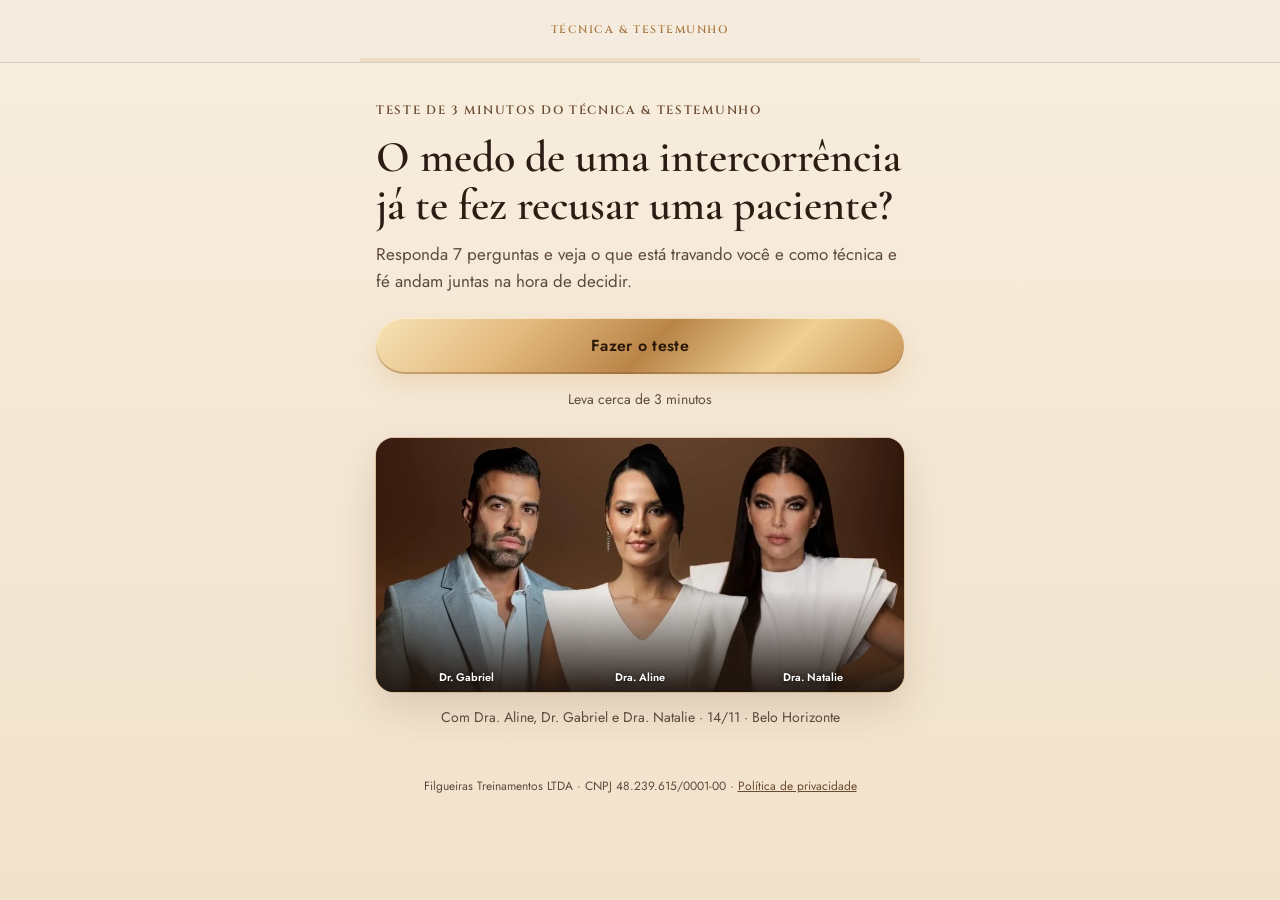
<file: quiz/index.html>
<!doctype html>
<html lang="pt-BR">
<head>
<meta charset="utf-8">
<meta name="viewport" content="width=device-width, initial-scale=1, viewport-fit=cover">
<meta name="robots" content="noindex, nofollow">
<title>O que está travando a sua evolução na harmonização? · Técnica &amp; Testemunho</title>
<meta name="description" content="Teste de 3 minutos: responda 7 perguntas e veja o que está travando a sua evolução na harmonização e o que fazer a respeito.">
<meta property="og:title" content="O medo de uma intercorrência já te fez recusar uma paciente?">
<meta property="og:url" content="https://tecnicaetestemunho.alinefilgueiras.com.br/quiz/">
<meta property="og:image" content="https://tecnicaetestemunho.alinefilgueiras.com.br/assets/og-v4.jpg">
<meta property="og:image:width" content="1200">
<meta property="og:image:height" content="630">
<meta name="theme-color" content="#f5ece0">
<link rel="icon" type="image/png" sizes="32x32" href="../assets/favicon-32.png">
<link rel="icon" type="image/png" sizes="192x192" href="../assets/favicon.png">
<link rel="apple-touch-icon" href="../assets/apple-touch-icon.png">
<link rel="preload" href="../assets/key-visual-v4.webp" as="image" fetchpriority="high">
<link rel="preconnect" href="https://fonts.googleapis.com">
<link rel="preconnect" href="https://fonts.gstatic.com" crossorigin>
<link rel="preconnect" href="https://connect.facebook.net">
<link href="https://fonts.googleapis.com/css2?family=Cinzel:wght@500;600&family=Cormorant+Garamond:ital,wght@0,500;0,600;0,700;1,500;1,600&family=Jost:wght@400;500;600&display=swap" rel="stylesheet">
<style>
  :root {
    --cacau: #1c120c;
    --ouro: #c9a46a;
    --ouro-escuro: #a9844b;
    --creme: #f5ece0;
    --creme-2: #ebdfcd;
    --tinta: #2b1d14;
    --tinta-suave: #5e4a3c;
    --bronze: #6b4a32;
    --linha: rgba(43, 29, 20, .14);
    --sombra: 0 10px 30px rgba(43, 29, 20, .10), 0 2px 6px rgba(43, 29, 20, .06);
    --titulo: "Playfair Display", Georgia, serif;
    --corpo: "Jost", "Helvetica Neue", Arial, sans-serif;
  }
  *, *::before, *::after { box-sizing: border-box; }
  html { -webkit-text-size-adjust: 100%; }
  body { margin: 0; background: var(--creme); color: var(--tinta); font: 400 17px/1.6 var(--corpo); font-variant-numeric: lining-nums; overflow-x: hidden; }
  img, video { display: block; max-width: 100%; height: auto; }
  figure { margin: 0; }
  [tabindex="-1"]:focus { outline: none; }
  button { font: inherit; }
  h1, h2, h3 { font-family: var(--titulo); font-weight: 500; margin: 0; letter-spacing: -.01em; color: var(--tinta); }
  h1 { font-size: clamp(27px, 7vw, 34px); line-height: 1.15; }
  h2 { font-size: clamp(24px, 6.2vw, 30px); line-height: 1.18; }
  h3 { font-size: 20px; line-height: 1.25; }
  p { margin: 0 0 14px; color: var(--tinta-suave); }
  a { color: var(--bronze); }

  /* Topo */
  .topo { position: sticky; top: 0; z-index: 10; background: rgba(245, 236, 224, .94); backdrop-filter: blur(8px); -webkit-backdrop-filter: blur(8px); border-bottom: 1px solid var(--linha); }
  .topo-in { max-width: 560px; margin: 0 auto; padding: 10px 16px 0; display: grid; grid-template-columns: 40px 1fr 40px; align-items: center; }
  .voltar { width: 40px; height: 40px; border: 0; background: none; color: var(--tinta); border-radius: 50%; cursor: pointer; display: grid; place-items: center; }
  .voltar[hidden] { display: grid; visibility: hidden; }
  .voltar svg { width: 22px; height: 22px; }
  .marca { text-align: center; font: 600 11px/1.3 var(--corpo); letter-spacing: .22em; color: var(--bronze); }
  .progresso { max-width: 560px; margin: 8px auto 0; height: 4px; background: var(--creme-2); }
  .progresso span { display: block; height: 100%; width: 0; background: var(--ouro); transition: width .35s ease; }

  /* Tela */
  main { max-width: 560px; margin: 0 auto; padding: 22px 16px 48px; }
  /* "backwards": no fim da animação não sobra transform na tela, senão a barra fixa de compra fica presa à tela e não ao rodapé */
  .tela { animation: entra .35s ease backwards; }
  @keyframes entra { from { opacity: 0; transform: translateY(8px); } to { opacity: 1; transform: none; } }
  .cartao { background: #fff; border: 1px solid var(--linha); border-radius: 18px; box-shadow: var(--sombra); padding: 22px 18px; }
  .rotulo { font: 600 12px/1.4 var(--corpo); letter-spacing: .16em; text-transform: uppercase; color: var(--bronze); margin: 0 0 10px; }
  .sub { font-size: 17px; margin-top: 12px; }
  .nota { font-size: 14px; color: var(--tinta-suave); text-align: center; margin: 14px 0 0; }

  /* Botões */
  .btn { display: flex; width: 100%; align-items: center; justify-content: center; gap: 8px; min-height: 56px; padding: 14px 20px; border: 0; border-radius: 14px; background: var(--ouro); color: var(--cacau); font: 600 16px/1.2 var(--corpo); letter-spacing: .02em; text-decoration: none; text-align: center; cursor: pointer; box-shadow: 0 6px 16px rgba(169, 132, 75, .35); transition: transform .15s ease, background .15s ease; }
  .btn:hover { background: #d3b07a; }
  .btn:active { transform: scale(.98); }
  .btn.sec { background: #fff; color: var(--tinta); border: 1px solid var(--linha); box-shadow: none; font-weight: 500; }
  .btn:focus-visible, .opcao:focus-visible, .voltar:focus-visible { outline: 2px solid var(--bronze); outline-offset: 3px; }
  .opcoes { display: grid; gap: 10px; margin-top: 20px; }
  .opcao { display: flex; align-items: center; gap: 12px; width: 100%; min-height: 58px; padding: 14px 16px; text-align: left; background: #fff; color: var(--tinta); border: 1px solid var(--linha); border-radius: 14px; box-shadow: 0 2px 8px rgba(43, 29, 20, .05); font: 500 17px/1.3 var(--corpo); cursor: pointer; transition: border-color .15s ease, background .15s ease, transform .15s ease; }
  .opcao::before { content: ""; flex: 0 0 20px; height: 20px; border-radius: 50%; border: 2px solid var(--creme-2); transition: border-color .15s ease, background .15s ease; }
  .opcao:hover { border-color: var(--ouro); }
  .opcao.marcada { border-color: var(--ouro); background: #fbf6ee; }
  .opcao.marcada::before { border-color: var(--ouro); background: radial-gradient(circle, var(--ouro) 45%, transparent 50%); }
  .acao { margin-top: 22px; }
  /* Telas de conteúdo: o botão acompanha a rolagem no pé da tela */
  .pe-fixo > .acao { position: sticky; bottom: 0; z-index: 5; margin: 22px -16px 0; padding: 18px 16px calc(14px + env(safe-area-inset-bottom)); background: linear-gradient(180deg, rgba(245, 236, 224, 0), var(--creme) 32%); }
  /* Resultado: barra de compra fixa quando o botão do cartão sai da tela */
  .barra-compra { position: fixed; left: 0; right: 0; bottom: 0; z-index: 20; padding: 10px 16px calc(10px + env(safe-area-inset-bottom)); background: rgba(245, 236, 224, .96); border-top: 1px solid var(--linha); box-shadow: 0 -6px 18px rgba(43, 29, 20, .08); transform: translateY(110%); transition: transform .25s ease; }
  .barra-compra.visivel { transform: none; }
  .barra-compra .btn { max-width: 528px; margin: 0 auto; min-height: 52px; font-size: 15px; white-space: nowrap; }
  [data-tela="resultado"] { padding-bottom: 76px; }

  /* Capa */
  .faces { position: relative; border-radius: 18px; overflow: hidden; background: var(--cacau); aspect-ratio: 1080 / 600; box-shadow: var(--sombra); }
  .faces img { width: 100%; margin-top: -6.2%; }
  .faces::after { content: ""; position: absolute; inset: 0; background: linear-gradient(180deg, transparent 60%, rgba(28, 18, 12, .92) 100%); }
  .faces .nomes { position: absolute; left: 0; right: 0; bottom: 8px; z-index: 2; display: grid; grid-template-columns: repeat(3, 1fr); text-align: center; padding: 0 4px; }
  .faces .nomes b { font: 600 11px/1.2 var(--corpo); color: #fff; text-shadow: 0 1px 6px rgba(0, 0, 0, .9); }
  .capa h1 { margin-top: 12px; }
  .capa .data { margin-top: 0; }
  .faces-capa { margin-top: 28px; }
  .diag h3 { font-size: 19px; margin: 0 0 10px; }
  .diag h3 + .itens { margin-bottom: 0; }
  .lista-diag { list-style: none; margin: 0 0 22px; padding: 0; }
  .lista-diag li { padding: 8px 0 8px 14px; border-left: 3px solid var(--ouro); margin-bottom: 8px; background: #fbf6ee; border-radius: 0 10px 10px 0; font-size: 15px; color: var(--tinta); }
  .data { display: inline-block; margin-top: 16px; font: 600 12px/1.3 var(--corpo); letter-spacing: .12em; text-transform: uppercase; color: var(--bronze); }

  /* "Sim" */
  .sim { text-align: center; padding: 30px 18px 26px; }
  .sim h2 { margin: 6px 0 4px; }
  .sim .icone { width: 54px; height: 54px; margin: 0 auto 14px; border-radius: 50%; background: #fbf6ee; border: 1px solid var(--creme-2); display: grid; place-items: center; color: var(--bronze); }

  /* Palestrantes */
  .grade { display: grid; grid-template-columns: 1fr 1fr; gap: 10px; margin-top: 18px; }
  .grade .pal:first-child { grid-column: 1 / -1; } /* três palestrantes: a anfitriã ocupa a linha de cima */
  .pal { background: #fff; border: 1px solid var(--linha); border-radius: 16px; padding: 14px 12px; text-align: center; box-shadow: 0 2px 8px rgba(43, 29, 20, .05); }
  .pal img { width: 72px; height: 72px; border-radius: 50%; object-fit: cover; margin: 0 auto 10px; background: var(--creme-2); }
  .pal b { display: block; font: 600 14px/1.25 var(--corpo); color: var(--tinta); }
  .pal .palco { display: block; margin-top: 6px; font: 600 10.5px/1.35 var(--corpo); letter-spacing: .1em; text-transform: uppercase; color: var(--bronze); }
  .pal small { display: block; margin-top: 6px; font-size: 13px; line-height: 1.35; color: var(--tinta-suave); }

  /* Mídia */
  .midia { position: relative; margin-top: 18px; border-radius: 16px; overflow: hidden; background: var(--cacau); box-shadow: var(--sombra); }
  .midia video { width: 100%; aspect-ratio: 4 / 5; object-fit: cover; }
  .midia.vertical video { aspect-ratio: 9 / 14; }
  .midia figcaption { position: absolute; left: 0; right: 0; bottom: 0; padding: 26px 14px 12px; font: 500 13px/1.35 var(--corpo); color: #fff; background: linear-gradient(180deg, transparent, rgba(28, 18, 12, .85)); }

  /* Frases */
  .frase-pal { margin: 18px 0 0; padding: 18px; border-radius: 16px; background: var(--cacau); color: var(--creme); }
  .frase-pal p { margin: 0; font: italic 500 19px/1.4 var(--titulo); color: #f6e8cf; }
  .frase-pal cite { display: block; margin-top: 10px; font: 600 12px/1.3 var(--corpo); font-style: normal; letter-spacing: .1em; text-transform: uppercase; color: var(--ouro); }
  .vozes { margin-top: 16px; display: grid; gap: 10px; }
  .vozes blockquote { margin: 0; padding: 12px 14px; border-left: 3px solid var(--ouro); background: #fff; border-radius: 0 12px 12px 0; }
  .vozes blockquote p { margin: 0; font: italic 500 16px/1.4 var(--titulo); color: var(--tinta); }
  .vozes cite { display: block; margin-top: 6px; font: 600 11px/1.3 var(--corpo); font-style: normal; letter-spacing: .1em; text-transform: uppercase; color: var(--bronze); }

  /* Âncora */
  .total { font: 500 clamp(38px, 11vw, 48px)/1.05 var(--titulo); color: var(--bronze); margin: 14px 0 2px; }
  .cursos { list-style: none; margin: 14px 0 0; padding: 0; }
  .cursos li { display: flex; justify-content: space-between; gap: 12px; padding: 10px 0; border-bottom: 1px solid var(--linha); font-size: 15px; }
  .cursos li span:last-child { color: var(--tinta-suave); text-align: right; }
  .destaque { margin-top: 16px; padding: 14px 16px; border-radius: 14px; background: #fbf6ee; border: 1px solid var(--creme-2); font-size: 16px; color: var(--tinta); }
  .destaque b { font-weight: 600; }

  /* WhatsApp */
  .campo { margin-top: 20px; }
  .campo label { display: block; font: 600 13px/1.3 var(--corpo); letter-spacing: .06em; color: var(--bronze); margin-bottom: 8px; }
  .campo input { width: 100%; min-height: 58px; padding: 14px 16px; border: 1px solid var(--linha); border-radius: 14px; background: #fff; font: 500 20px/1.2 var(--corpo); color: var(--tinta); letter-spacing: .02em; }
  .campo input:focus { outline: none; border-color: var(--ouro); box-shadow: 0 0 0 3px rgba(201, 164, 106, .25); }
  .campo.erro input { border-color: #b4483b; }
  .campo .msg { display: none; margin-top: 8px; font-size: 14px; color: #b4483b; }
  .campo.erro .msg { display: block; }

  /* Resultado */
  .res-topo { text-align: center; margin-bottom: 26px; }
  .res-topo .resumo { margin: 10px 0 0; font-size: 15px; }
  .res-topo .resumo b { color: var(--tinta); font-weight: 600; }
  .res-topo h1 { margin-top: 6px; }
  .ingresso { position: relative; background: #fff; border: 2px solid var(--ouro); border-radius: 20px; box-shadow: var(--sombra); padding: 24px 18px 20px; }
  .selo { position: absolute; top: -12px; left: 18px; padding: 4px 10px; border-radius: 999px; background: var(--cacau); color: var(--ouro); font: 600 11px/1.3 var(--corpo); letter-spacing: .12em; text-transform: uppercase; }
  .ingresso h2 { font-size: 30px; }
  .ingresso .desc { margin: 16px 0 0; font-size: 15px; }
  .preco { margin-top: 8px; }
  .preco small { display: block; font-size: 14px; color: var(--tinta-suave); }
  .preco .parcela { font: 600 40px/1.05 var(--titulo); color: var(--tinta); }
  .preco .parcela .rs { font-size: 20px; vertical-align: top; margin-right: 2px; }
  .preco .vista { font-size: 14px; color: var(--tinta-suave); }
  .lote { margin-top: 10px; font-size: 14px; color: var(--bronze); font-weight: 500; }
  .lote [data-contador] { font-variant-numeric: tabular-nums lining-nums; font-weight: 600; }
  .itens { list-style: none; margin: 12px 0 0; padding: 0; }
  .itens li { position: relative; padding: 7px 0 7px 26px; font-size: 15px; color: var(--tinta); border-bottom: 1px solid var(--linha); }
  .itens li:last-child { border-bottom: 0; }
  .itens li::before { content: ""; position: absolute; left: 2px; top: 13px; width: 12px; height: 7px; border-left: 2px solid var(--ouro-escuro); border-bottom: 2px solid var(--ouro-escuro); transform: rotate(-45deg); }
  .garantia { margin: 10px 0 0; font-size: 13px; text-align: center; color: var(--tinta-suave); }
  .ingresso .btn { margin-top: 14px; }
  .diag { margin-top: 26px; }
  .outro { margin-top: 14px; background: #fff; border: 1px solid var(--linha); border-radius: 16px; padding: 16px; display: grid; grid-template-columns: 1fr auto; gap: 12px; align-items: center; }
  .outro p { margin: 0; font-size: 15px; color: var(--tinta); }
  .outro small { display: block; font-size: 13px; color: var(--tinta-suave); }
  .outro .btn { width: auto; min-height: 46px; padding: 10px 16px; font-size: 14px; }
  .ingresso .alt { margin: 12px 0 0; text-align: center; font-size: 15px; color: var(--tinta-suave); }
  .ingresso .alt a { color: var(--tinta); font-weight: 600; }
  .duvida { margin-top: 22px; text-align: center; font-size: 15px; }

  h1, h2, h3, .frase-pal p, .vozes blockquote p, .total, .preco .parcela, .sim h2 { font-variant-numeric: lining-nums; }

  .rodape { max-width: 560px; margin: 0 auto; padding: 0 16px 32px; text-align: center; font-size: 12px; color: var(--tinta-suave); }

  @media (min-width: 600px) { main { padding-top: 32px; } .cartao { padding: 28px 26px; } }
  /* Celulares baixos (iPhone SE): perguntas e botões cabem sem rolar */
  @media (max-height: 720px) { main { padding-top: 14px; } .cartao { padding: 18px 16px; } h2 { font-size: 22px; } .opcoes { gap: 8px; margin-top: 14px; } .opcao { min-height: 48px; padding: 9px 14px; font-size: 15px; } }
  @media (prefers-reduced-motion: reduce) { .tela { animation: none; } .progresso span { transition: none; } }
</style>
<link rel="stylesheet" href="../marca.css">
<script src="../config.js"></script>
<script src="../analise.js"></script>
<script src="../volta.js"></script>
<!-- Utmify: guarda as UTMs do anúncio e repassa ao checkout da Ticto (script oficial, versão legível) -->
<script src="https://cdn.utmify.com.br/scripts/utms/latest.js" data-utmify-prevent-xcod-sck data-utmify-prevent-subids async defer></script>
</head>
<body class="pg-quiz">

<header class="topo">
  <div class="topo-in">
    <button class="voltar" type="button" aria-label="Voltar" data-voltar hidden><svg viewBox="0 0 24 24" fill="none" stroke="currentColor" stroke-width="2" stroke-linecap="round" stroke-linejoin="round" aria-hidden="true"><path d="M15 18l-6-6 6-6"/></svg></button>
    <div class="marca">TÉCNICA &amp; TESTEMUNHO</div>
    <span></span>
  </div>
  <div class="progresso" role="progressbar" aria-label="Progresso do quiz" aria-valuemin="0" aria-valuemax="100" aria-valuenow="0"><span data-progresso></span></div>
</header>

<main id="quiz" aria-live="polite"></main>
<footer class="rodape">Filgueiras Treinamentos LTDA · CNPJ 48.239.615/0001-00 · <a href="../privacidade/">Política de privacidade</a></footer>

<noscript><img height="1" width="1" style="display:none" alt="" src="https://www.facebook.com/tr?id=1324439740761727&ev=PageView&noscript=1"></noscript>

<script>
(function () {
  /* ---------- Pixel do Meta ---------- */
  if (CONFIG.pixelId) {
    !function(f,b,e,v,n,t,s){if(f.fbq)return;n=f.fbq=function(){n.callMethod?n.callMethod.apply(n,arguments):n.queue.push(arguments)};if(!f._fbq)f._fbq=n;n.push=n;n.loaded=!0;n.version='2.0';n.queue=[];t=b.createElement(e);t.async=!0;t.src=v;s=b.getElementsByTagName(e)[0];s.parentNode.insertBefore(t,s)}(window,document,'script','https://connect.facebook.net/en_US/fbevents.js');
    fbq("init", CONFIG.pixelId);
    fbq("track", "PageView");
  }
  const track = (...a) => { try { window.fbq && fbq(...a); } catch (e) {} };

  /* ---------- Lote vigente (mesma regra da LP) ---------- */
  const agora = new Date();
  let iLote = CONFIG.loteForcado ?? CONFIG.lotes.findIndex(l => agora <= new Date(l.fim));
  if (iLote < 0) iLote = CONFIG.lotes.length - 1;
  const lote = CONFIG.lotes[iLote];
  const prox = CONFIG.lotes[iLote + 1];
  const fmt = n => n.toLocaleString("pt-BR");
  const ING = {
    vip: { nome: "VIP", preco: CONFIG.vip.preco, checkout: CONFIG.vip.checkout },
    profissional: { nome: "Profissional", preco: lote.profissional.preco, checkout: lote.profissional.checkout, depois: prox && prox.profissional.preco },
    estudante: { nome: "Estudante", preco: lote.estudante.preco, checkout: lote.estudante.checkout, depois: prox && prox.estudante.preco }
  };
  const parcela = tipo => CONFIG.parcelas[ING[tipo].preco] || "";

  /* ---------- UTMs e links de checkout ---------- */
  const params = new URLSearchParams(location.search);
  const linkCheckout = tipo => {
    const url = new URL(ING[tipo].checkout);
    params.forEach((v, k) => { if (k.startsWith("utm_") || k === "src" || k === "sck" || k === "fbclid") url.searchParams.set(k, v); });
    if (!url.searchParams.get("utm_content")) url.searchParams.set("utm_content", "quiz");
    return url.toString();
  };
  const linkWhats = texto => `https://wa.me/${CONFIG.whatsapp}?text=${encodeURIComponent(texto)}`;

  /* ---------- Estado (volta para a mesma tela se recarregar) ---------- */
  const CHAVE = "tt_quiz_v2";
  const novoId = () => (crypto.randomUUID ? crypto.randomUUID() : "q" + Date.now() + Math.random().toString(16).slice(2));
  let E = null;
  try { E = JSON.parse(sessionStorage.getItem(CHAVE) || "null"); } catch (e) {}
  // Voltou do checkout em outra aba: recupera o resultado salvo no clique (vale 48 h)
  if (!E) try { const v = JSON.parse(localStorage.getItem(CHAVE) || "null"); if (v && v.e && Date.now() - v.t < 1728e5) E = v.e; } catch (e) {}
  if (!E || !E.atual) E = { atual: "capa", pilha: [], r: {}, whatsapp: "", eventId: novoId(), enviado: {} };
  const esc = t => String(t).replace(/[&<>"']/g, c => ({ "&": "&amp;", "<": "&lt;", ">": "&gt;", '"': "&quot;", "'": "&#39;" })[c]);
  const salva = () => { try { sessionStorage.setItem(CHAVE, JSON.stringify(E)); } catch (e) {} };

  /* ---------- Tags para o ManyChat ---------- */
  const TAG = {
    area: { biomedicina: "TT · Biomedicina", odontologia: "TT · Odontologia", medicina: "TT · Medicina", outra: "TT · Outra área da saúde", graduacao: "TT · Graduação" },
    tempo: { ate2: "TT · Até 2 anos", "2a5": "TT · 2 a 5 anos", mais5: "TT · 5+ anos" },
    aprende: { online: "TT · Aprende on-line", presencial: "TT · Aprende presencial", congressos: "TT · Aprende congressos", mentoria: "TT · Aprende mentoria" },
    dor: { tecnica: "TT · Dor técnica", intercorrencia: "TT · Dor intercorrência", avaliacao: "TT · Dor avaliação", clinica: "TT · Dor clínica", proposito: "TT · Dor propósito" },
    fe: { sim: "TT · Fé sim", asvezes: "TT · Fé às vezes", nao: "TT · Fé não" },
    objecao: { valor: "TT · Objeção valor", viagem: "TT · Objeção viagem", data: "TT · Objeção data", nivel: "TT · Objeção nível", nada: "TT · Sem objeção" }
  };
  // VIP por pontuação: experiência, dor de clínica/propósito, jeito de aprender e vontade de ir.
  // Quem marcou "O valor" nunca recebe o VIP como indicado (ele segue nas outras opções).
  const PONTOS_VIP = {
    tempo: { mais5: 2, "2a5": 1 },
    dor: { clinica: 2, proposito: 1 },
    aprende: { mentoria: 1, congressos: 1 },
    custo: { cobrar: 1 },
    objecao: { nada: 2 }
  };
  const VIP_A_PARTIR = 3;
  const indicado = () => {
    if (E.r.area === "graduacao") return "estudante";
    if (E.r.objecao === "valor") return "profissional";
    const pontos = Object.entries(PONTOS_VIP).reduce((s, [campo, tabela]) => s + (tabela[E.r[campo]] || 0), 0);
    return pontos >= VIP_A_PARTIR ? "vip" : "profissional";
  };
  const tagsAtuais = final => {
    const t = ["TT · Quiz lead"];
    Object.keys(TAG).forEach(k => { if (E.r[k] && TAG[k][E.r[k]]) t.push(TAG[k][E.r[k]]); });
    if (final) { t.push("TT · Indicado " + ING[indicado()].nome); t.push("TT · Viu resultado"); }
    return t;
  };

  /* ---------- Envio do lead ao n8n (sem token na página) ---------- */
  const cookie = n => (document.cookie.match(new RegExp("(?:^|; )" + n + "=([^;]*)")) || [])[1] || "";
  const fbc = () => cookie("_fbc") || (params.get("fbclid") ? `fb.1.${Date.now()}.${params.get("fbclid")}` : "");
  const sha256 = async txt => {
    try {
      const buf = await crypto.subtle.digest("SHA-256", new TextEncoder().encode(txt));
      return [...new Uint8Array(buf)].map(b => b.toString(16).padStart(2, "0")).join("");
    } catch (e) { return ""; }
  };
  // etapa: "lead" (deixou o WhatsApp), "resultado" ou "checkout" (clicou em comprar; o n8n troca a recuperação para a sequência do checkout)
  const enviar = async (etapa, extra) => {
    if (!CONFIG.webhookLead || !E.whatsapp) return;
    const chave = etapa + ":" + E.whatsapp;
    if (E.enviado[chave]) return;
    E.enviado[chave] = 1; salva();
    const final = etapa === "resultado" || etapa === "checkout";
    const corpo = {
      etapa,
      whatsapp: E.whatsapp,
      nome: E.nome || "",
      ph: await sha256("55" + E.whatsapp),
      event_id: E.eventId,
      fbp: cookie("_fbp"),
      fbc: fbc(),
      url: location.href,
      respostas: E.r,
      indicado: final ? ING[indicado()].nome : "",
      ingresso: (extra && extra.ingresso) || "",
      tags: tagsAtuais(final),
      utm: { source: params.get("utm_source") || "", medium: params.get("utm_medium") || "", campaign: params.get("utm_campaign") || "", content: params.get("utm_content") || "quiz", term: params.get("utm_term") || "" }
    };
    try {
      fetch(CONFIG.webhookLead, { method: "POST", mode: "no-cors", keepalive: true, headers: { "Content-Type": "text/plain" }, body: JSON.stringify(corpo) });
    } catch (e) {}
  };

  /* ---------- Conteúdo fixo ---------- */
  const PAL = [
    { nome: "Dra. Aline Filgueiras", foto: "aline", palco: "Full face ao vivo", selo: "12+ anos atendendo · 2.000+ alunas formadas", frase: "Muitas vezes é debaixo de pressão que você desenvolve a força necessária para sustentar aquilo que tanto pede em oração." },
    { nome: "Dr. Gabriel Magalhães", foto: "gabriel", palco: "Harmonização facial e corporal", selo: "15 anos de carreira · CEO do TopFit Group", frase: "Oro para que cada pessoa que chegar até mim receba a bênção de Deus através daquilo que faço." },
    { nome: "Dra. Natalie Rodrigues", foto: "natalie", palco: "Nariz Perfeito", selo: "Criadora da técnica Nariz Perfeito", frase: "Descubra seu propósito e trilhe o caminho para a felicidade. Não é somente sobre o que fazemos, mas também o porquê fazemos." }
  ];
  const VOZES = [
    ["Achava que ficava um pouquinho artificial. Passei a fazer a técnica que você ensina… surreal a mudança, só isso já pagou o curso pra mim.", "Aluna do curso da Dra. Aline"],
    ["Ainda continuo enfermeira, mas também trabalho com estética, e você me inspirou muito. Você inspira muito mais que só na estética, mas como pessoa!", "Enfermeira e profissional da estética"],
    ["É muito gratificante acompanhar seu conteúdo, porque nele tem ensinamentos além da biomedicina! O tanto que você fala de Deus é maravilhoso.", "Profissional da área"]
  ];
  const video = (nome, legenda, vertical) =>
    `<figure class="midia${vertical ? " vertical" : ""}"><video autoplay muted loop playsinline preload="metadata" poster="../assets/videos/${nome}.jpg" aria-label="${legenda}"><source src="../assets/videos/${nome}.mp4" type="video/mp4"></video><figcaption>${legenda}</figcaption></figure>`;
  const ICONE_SIM = `<div class="icone"><svg width="24" height="24" viewBox="0 0 24 24" fill="none" stroke="currentColor" stroke-width="2" stroke-linecap="round" stroke-linejoin="round" aria-hidden="true"><path d="M12 21s-7-4.4-9.3-9A5.2 5.2 0 0 1 12 6.6 5.2 5.2 0 0 1 21.3 12C19 16.6 12 21 12 21z"/></svg></div>`;

  /* ---------- Telas ---------- */
  const grad = () => E.r.area === "graduacao";
  const T = {
    capa: {
      tipo: "capa",
      html: () => `
        <div class="capa">
          <span class="data">Teste de 3 minutos do Técnica &amp; Testemunho</span>
          <h1>O medo de uma intercorrência já te fez recusar uma paciente?</h1>
          <p class="sub">Responda 7 perguntas e veja o que está travando você e como técnica e fé andam juntas na hora de decidir.</p>
          <div class="acao"><button class="btn" type="button" data-ir>Fazer o teste</button></div>
          <p class="nota">Leva cerca de 3 minutos</p>
        </div>
        <div class="faces faces-capa"><img src="../assets/key-visual-v4.webp" alt="Dr. Gabriel Magalhães, Dra. Aline Filgueiras e Dra. Natalie Rodrigues" width="1024" height="812">
          <div class="nomes"><b>Dr. Gabriel</b><b>Dra. Aline</b><b>Dra. Natalie</b></div></div>
        <p class="nota">Com Dra. Aline, Dr. Gabriel e Dra. Natalie · 14/11 · Belo Horizonte</p>`
    },
    area: {
      tipo: "pergunta", campo: "area", titulo: "Para começar, qual é a sua área?",
      opcoes: [["biomedicina", "Biomedicina"], ["odontologia", "Odontologia"], ["medicina", "Medicina"], ["outra", "Enfermagem, Farmácia ou outra área da saúde"], ["graduacao", "Estou na graduação"]]
    },
    tempo: {
      tipo: "pergunta", campo: "tempo", titulo: "Há quanto tempo você aplica harmonização?",
      opcoes: [["ate2", "Menos de 2 anos"], ["2a5", "De 2 a 5 anos"], ["mais5", "Mais de 5 anos"]]
    },
    dor: {
      tipo: "pergunta", campo: "dor", titulo: "Qual destas frases mais parece com você hoje?",
      opcoes: () => [
        ["tecnica", grad() ? "Tenho medo de me formar e travar na primeira paciente" : "Faço o curso, entendo a técnica, mas na hora de aplicar a dúvida volta"],
        ["intercorrencia", grad() ? "Tenho medo de uma intercorrência quando começar a atender" : "Tenho medo de uma intercorrência e já evitei procedimento por isso"],
        ["avaliacao", "Olho a paciente e fico em dúvida sobre qual técnica resolve aquela queixa"],
        ["clinica", grad() ? "Não sei como vou transformar a técnica em uma carreira que cresce" : "Aplico bem, mas a clínica não cresce e não sei o próximo passo"],
        ["proposito", "Trabalho muito e sinto que falta sentido no que faço"]
      ]
    },
    espelho: {
      tipo: "conteudo",
      html: () => {
        const c = {
          tecnica: grad()
            ? ["Você ainda está na graduação e já se pergunta se vai estar pronta para a primeira paciente.", "Esse medo aparece em quem leva a profissão a sério. Na faculdade e no curso você aprende o passo a passo. O que dá segurança é ver alguém decidir quando a paciente foge do que estava na aula."]
            : ["Você estudou, fez o curso, tem o certificado. E na hora de aplicar, a dúvida volta.", "Isso acontece com quem leva a profissão a sério. Você aprendeu o passo a passo, mas é raro alguém mostrar como decidir quando a paciente é diferente da que estava na aula."],
          intercorrencia: ["O medo de uma intercorrência faz você recuar no que sabe fazer.", "Cada procedimento adiado é uma paciente que vai para outra profissional e mais um mês em que a sua técnica fica parada."],
          avaliacao: ["A paciente senta na sua frente e você fica entre duas ou três técnicas.", "Escolher pela queixa é uma decisão. E decisão se aprende vendo quem tem prática tomar a decisão na sua frente."],
          clinica: grad()
            ? ["Você já pensa em como a técnica vai virar uma carreira.", "Quem chega lá olha para a técnica e também para as decisões do caminho: onde atender, como se posicionar, o que oferecer."]
            : ["Sua técnica evoluiu. A agenda e o faturamento não acompanharam.", "Mais um curso de técnica raramente muda isso sozinho. Falta ver como quem construiu clínicas tomou as decisões do caminho."],
          proposito: ["Você trabalha muito, a agenda anda, e mesmo assim falta alguma coisa.", "Quando a carreira cresce sem um porquê, o cansaço chega antes da realização."]
        }[E.r.dor] || ["", ""];
        const voz = {
          tecnica: ["18 de 27 profissionais pediram para ver demonstrações práticas ao vivo.", "Pesquisa da Dra. Aline com profissionais da harmonização (2024)"],
          intercorrencia: ["“O medo das possíveis intercorrências me paralisa.”", "Resposta de uma profissional à pesquisa da Dra. Aline (2024)"],
          avaliacao: ["“Dificuldade em fazer uma boa avaliação, qual técnica usar, qual procedimento é indicado para aquela queixa.”", "Resposta de uma profissional à pesquisa da Dra. Aline (2024)"],
          clinica: ["13 de 27 profissionais disseram buscar ideias para expandir o negócio.", "Pesquisa da Dra. Aline com profissionais da harmonização (2024)"],
          proposito: ["Espiritualidade e propósito na carreira foi o tema mais pedido: 21 de 27 votos.", "Pesquisa da Dra. Aline com profissionais da harmonização (2024)"]
        }[E.r.dor] || ["", ""];
        return `
          <p class="rotulo">Você não está sozinha</p>
          <h2>${c[0]}</h2>
          <p class="sub">${c[1]}</p>
          <div class="frase-pal"><p>${voz[0]}</p><cite>${voz[1]}</cite></div>
          <div class="acao"><button class="btn" type="button" data-ir>Continuar</button></div>`;
      }
    },
    custo: {
      tipo: "pergunta", campo: "custo", titulo: "Nos últimos meses, isso já te fez…",
      opcoes: () => grad()
        ? [["adiar", "Adiar a decisão de começar a atender"], ["curso", "Fazer curso atrás de curso sem me sentir pronta"], ["desistir", "Duvidar se escolhi a área certa"], ["medo", "Ainda não, mas tenho medo de que aconteça"]]
        : [["adiar", "Adiar ou recusar um procedimento"], ["cobrar", "Cobrar menos do que eu queria"], ["curso", "Comprar mais um curso esperando que fosse diferente"], ["desistir", "Pensar em desistir da área"], ["medo", "Ainda não, mas tenho medo de que aconteça"]]
    },
    sim1: { tipo: "sim", titulo: "Você sente que já estudou bastante e ainda falta alguma coisa?", botao: "Sim, sinto isso" },
    aprende: {
      tipo: "pergunta", campo: "aprende", titulo: "Hoje, como você mais aprende técnica?",
      opcoes: [["online", "Cursos on-line"], ["presencial", "Cursos presenciais"], ["congressos", "Congressos"], ["mentoria", "Mentoria ou por conta própria"]]
    },
    mecanismo: {
      tipo: "conteudo",
      html: () => {
        const abre = {
          online: "Na aula gravada, você vê a técnica pronta e editada, um professor de cada vez.",
          presencial: "No curso presencial, você vê de perto, mas quase sempre uma técnica e um professor.",
          congressos: "Em muito congresso, a palestra é curta e a técnica fica no slide.",
          mentoria: "Por conta própria ou na mentoria, você aprende com um olhar só, no seu tempo."
        }[E.r.aprende] || "";
        return `
          <p class="rotulo">Por que isso acontece</p>
          <h2>O curso mostra o passo a passo. A segurança vem de ver a decisão.</h2>
          <p class="sub">${abre} Falta o momento em que o especialista olha a paciente, escolhe o que fazer e ajusta no meio do caminho. É ali que a segurança se forma.</p>
          ${video("aline-ao-vivo", "Dra. Aline Filgueiras aplicando ao vivo, em aula")}
          <div class="acao"><button class="btn" type="button" data-ir>Continuar</button></div>`;
      }
    },
    sim2: { tipo: "sim", titulo: "Se você visse de perto como três especialistas decidem, isso mudaria a forma como você aplica?", botao: "Sim, mudaria" },
    solucao: {
      tipo: "conteudo",
      html: () => `
        <p class="rotulo">Sábado, 14/11 · Hotel Ouro Minas · BH</p>
        <h2>Foi para isso que o Técnica &amp; Testemunho foi criado.</h2>
        <p class="sub">${grad() ? "Ainda na graduação, você vê de perto como trabalham três referências da harmonização. " : ""}Três especialistas aplicam ao vivo, explicam cada decisão em voz alta e depois contam a história por trás da técnica.</p>
        <div class="grade">${PAL.map(p => `<div class="pal"><img src="../assets/${p.foto}.jpg" alt="${p.nome}" width="72" height="72" loading="lazy"><b>${p.nome}</b><span class="palco">${p.palco}</span><small>${p.selo}</small></div>`).join("")}</div>
        <div class="acao"><button class="btn" type="button" data-ir>Continuar</button></div>`
    },
    prova: {
      tipo: "conteudo",
      html: () => {
        const c = {
          tecnica: ["Cada decisão, explicada em voz alta.", "No palco, cada palestrante faz a sua técnica ao vivo. Você entende o raciocínio clínico por trás de cada escolha e acompanha os ajustes em tempo real.", video("natalie", "Dra. Natalie Rodrigues ensinando no palco", true)],
          intercorrencia: ["Segurança vem de ver a decisão sendo tomada.", "Como lidar com intercorrências foi um dos temas mais pedidos na pesquisa da Dra. Aline. No palco, você acompanha cada etapa ao vivo e ouve o raciocínio clínico de quem tem anos de prática.", video("aline", "Dra. Aline Filgueiras ensinando no palco", true)],
          avaliacao: ["Três técnicas, três formas de avaliar a queixa.", "Cada palestrante aplica a sua técnica e explica por que escolheu aquele caminho. Ver três raciocínios no mesmo dia ajuda você a montar o seu.", video("natalie", "Dra. Natalie Rodrigues ensinando no palco", true)],
          clinica: ["No palco, quem construiu empresa na harmonização.", "O Dr. Gabriel é CEO do TopFit Group, com atuação em BH e SP. No testemunho, ele conta como começou e o que pesou no caminho.", video("gabriel", "Dr. Gabriel Magalhães no palco", true)],
          proposito: ["Técnica e propósito no mesmo palco.", "Depois de cada técnica, o palestrante conta a história por trás dela: como começou, o que pesou no caminho e o lugar de Deus nessa trajetória.", video("natalie", "Dra. Natalie Rodrigues no palco", true)]
        }[E.r.dor] || ["", "", ""];
        return `
          <p class="rotulo">Para o que você contou</p>
          <h2>${c[0]}</h2>
          <p class="sub">${c[1]}</p>
          ${c[2]}
          <div class="acao"><button class="btn" type="button" data-ir>Continuar</button></div>`;
      }
    },
    whats: {
      tipo: "whats",
      html: () => `
        <div class="cartao">
          <p class="rotulo">Quase lá</p>
          <h2>Seu diagnóstico está quase pronto.</h2>
          <p class="sub">Deixe seu nome e WhatsApp para ver o resultado.</p>
          <form data-form-whats novalidate>
            <div class="campo">
              <label for="nome">Seu primeiro nome</label>
              <input id="nome" name="nome" type="text" autocomplete="given-name" autocapitalize="words" maxlength="40" placeholder="Ex.: Ana" value="${esc(E.nome || "")}">
              <p class="msg">Escreva seu primeiro nome.</p>
            </div>
            <div class="campo">
              <label for="whats">Seu WhatsApp com DDD</label>
              <input id="whats" name="whats" type="tel" inputmode="numeric" autocomplete="tel-national" placeholder="(31) 99999-9999" value="${mascara(E.whatsapp)}">
              <p class="msg">Confira o número: DDD e WhatsApp, só números.</p>
            </div>
            <div class="acao"><button class="btn" type="submit">Continuar para o resultado</button></div>
          </form>
        </div>`
    },
    sim3: { tipo: "sim", titulo: "Você acredita que dá para crescer na carreira sem deixar a fé de fora?", botao: "Sim, acredito" },
    fe: {
      tipo: "pergunta", campo: "fe", titulo: "Nos dias de insegurança, a fé te ajuda a seguir?",
      opcoes: [["sim", "Sim, sempre"], ["asvezes", "Às vezes"], ["nao", "Não sou cristã ou prefiro não dizer"]]
    },
    testemunho: {
      tipo: "conteudo",
      html: () => {
        if (E.r.fe === "nao") return `
          <p class="rotulo">Aberto a todos</p>
          <h2>Um congresso de harmonização, aberto a todos.</h2>
          <p class="sub">A técnica vem primeiro, com três demonstrações ao vivo e o raciocínio de quem aplica. Os palestrantes falam de Deus porque essa é a história real de cada um, e o dia inteiro é seu para aprender.</p>
          ${video("aline-ao-vivo", "Técnica ao vivo, de perto")}
          <div class="acao"><button class="btn" type="button" data-ir>Continuar</button></div>`;
        const p = PAL[{ clinica: 1, proposito: 2 }[E.r.dor] ?? 0];
        return `
          <p class="rotulo">O testemunho</p>
          <h2>Quem sobe ao palco também passou por pressão.</h2>
          <p class="sub">Depois de cada técnica, o palestrante conta como começou, o que pesou no caminho e onde a fé entrou nessa história.</p>
          <div class="frase-pal"><p>“${p.frase}”</p><cite>${p.nome}</cite></div>
          <div class="vozes">${VOZES.map(v => `<blockquote><p>“${v[0]}”</p><cite>${v[1]}</cite></blockquote>`).join("")}</div>
          <div class="acao"><button class="btn" type="button" data-ir>Continuar</button></div>`;
      }
    },
    objecao: {
      tipo: "pergunta", campo: "objecao", titulo: "O que pode te impedir de ir?",
      opcoes: [["valor", "O valor"], ["viagem", "A viagem até BH"], ["data", "A data (sábado, 14/11)"], ["nivel", "Não sei se é para o meu nível"], ["nada", "Nada, eu quero ir"]]
    },
    resposta: {
      tipo: "conteudo",
      html: () => {
        if (E.r.objecao === "viagem") return `
          <p class="rotulo">A viagem</p>
          <h2>O Ouro Minas fica a cerca de 30 minutos do Aeroporto de Confins.</h2>
          <p class="sub">O hotel fica na Av. Cristiano Machado, caminho de quem vem de Confins pela Linha Verde. O credenciamento começa às 8h30 e o encerramento é às 18h30, então dá para ir e voltar no mesmo fim de semana.</p>
          <div class="destaque">Nossa equipe ajuda com indicações de hotel e de como chegar. <a href="${linkWhats("Olá, vou de fora de BH para o Técnica & Testemunho e queria indicações de hotel e de como chegar.")}" target="_blank" rel="noopener">Falar com a equipe no WhatsApp</a></div>
          <div class="acao"><button class="btn" type="button" data-ir>Ver meu diagnóstico</button></div>`;
        if (E.r.objecao === "data") return `
          <p class="rotulo">A data</p>
          <h2>Um sábado inteiro, das 8h30 às 18h30.</h2>
          <p class="sub">Sábado, 14 de novembro, no Hotel Ouro Minas, em Belo Horizonte. Credenciamento a partir das 8h30, abertura às 9h e encerramento às 18h30 (horários estimados).</p>
          <div class="destaque">Em um único sábado, você vê <b>três técnicas ao vivo</b>, com quem é referência em cada uma.</div>
          <div class="acao"><button class="btn" type="button" data-ir>Ver meu diagnóstico</button></div>`;
        if (E.r.objecao === "nivel") return `
          <p class="rotulo">O seu nível</p>
          <h2>O dia foi pensado para quem já aplica e para quem está chegando.</h2>
          <p class="sub">Cada palestrante explica a decisão em voz alta, então você acompanha o raciocínio mesmo sem dominar a técnica. Quem tem mais tempo de prática compara com o próprio jeito de fazer.</p>
          <div class="destaque">${grad() ? "Para quem está na graduação existe o ingresso <b>Estudante</b>, com comprovante de matrícula." : "O ingresso indicado no seu diagnóstico leva em conta o seu tempo de atuação."}</div>
          <div class="acao"><button class="btn" type="button" data-ir>Ver meu diagnóstico</button></div>`;
        return `
          <p class="rotulo">O valor</p>
          <h2>Quanto custaria fazer o curso de cada um deles separadamente?</h2>
          <p class="total">Mais de R$ 50 mil</p>
          <p style="margin:0">somando um curso de cada palestrante</p>
          <ul class="cursos">
            <li><span>Dra. Aline Filgueiras</span><span>Curso presencial de anatomia</span></li>
            <li><span>Dr. Gabriel Magalhães</span><span>Imersão presencial</span></li>
            <li><span>Dra. Natalie Rodrigues</span><span>Curso de rinomodelação</span></li>
          </ul>
          <div class="destaque">No congresso, você vê os três em um dia, ${grad() ? `no ingresso Estudante por <b>12x de R$ ${parcela("estudante")}</b>` : `no ingresso Profissional por <b>12x de R$ ${parcela("profissional")}</b>`}. E tem 7 dias para pedir 100% do valor de volta.</div>
          <div class="acao"><button class="btn" type="button" data-ir>Ver meu diagnóstico</button></div>`;
      }
    },
    resultado: { tipo: "resultado" }
  };

  /* ---------- Sequência ---------- */
  const ORDEM = ["capa", "area", "tempo", "dor", "espelho", "custo", "sim1", "aprende", "mecanismo", "sim2", "solucao", "prova", "whats", "sim3", "fe", "testemunho", "objecao", "resposta", "resultado"];
  const pula = id => (id === "tempo" && E.r.area === "graduacao") || (id === "resposta" && E.r.objecao === "nada");
  const proxima = id => { let i = ORDEM.indexOf(id) + 1; while (i < ORDEM.length && pula(ORDEM[i])) i++; return ORDEM[i]; };

  /* ---------- Máscara do telefone ---------- */
  function mascara(v) {
    let d = String(v || "").replace(/\D/g, "");
    // Quem digita ou cola com o 55 do país (+55 31 9…): tira o 55 para sobrar DDD + número
    if (d.length >= 12 && d.startsWith("55")) d = d.slice(2);
    d = d.slice(0, 11);
    if (d.length <= 2) return d ? `(${d}` : "";
    if (d.length <= 6) return `(${d.slice(0, 2)}) ${d.slice(2)}`;
    if (d.length <= 10) return `(${d.slice(0, 2)}) ${d.slice(2, 6)}-${d.slice(6)}`;
    return `(${d.slice(0, 2)}) ${d.slice(2, 7)}-${d.slice(7)}`;
  }

  /* ---------- Resultado ---------- */
  const ITENS = {
    vip: ["As 3 técnicas ao vivo com testemunhos", "Primeiras fileiras", "Credenciamento separado", "Almoço em área reservada", "Encontro exclusivo com a Dra. Aline e os palestrantes", "Coffee breaks e certificado"],
    profissional: ["As 3 técnicas ao vivo com testemunhos", "Coffee breaks", "Certificado de participação"],
    estudante: ["As 3 técnicas ao vivo com testemunhos", "Coffee breaks", "Certificado de participação"]
  };
  const DESC = {
    vip: "Pelo seu momento, o VIP aproveita o dia por inteiro: você fica nas primeiras fileiras, almoça em área reservada e participa do encontro exclusivo com a Dra. Aline e os palestrantes.",
    profissional: "O Profissional dá acesso ao dia inteiro, com as três técnicas ao vivo e os testemunhos, para profissionais habilitados em harmonização.",
    estudante: "Como você está na graduação, o Estudante dá acesso ao dia inteiro por um valor menor. O comprovante de matrícula é validado pelo WhatsApp na compra e conferido na entrada."
  };
  const cartaoIngresso = tipo => {
    const ing = ING[tipo];
    const loteTxt = tipo === "vip"
      ? "Vagas limitadas · preço único"
      : `<span>${lote.nome} termina em <span data-contador>${lote.fimTexto}</span></span>${ing.depois ? ` · depois, R$&nbsp;${fmt(ing.depois)}` : ""}`;
    return `
      <div class="ingresso">
        <span class="selo">Indicado para você</span>
        <h2>${ing.nome}</h2>
        <div class="preco"><small>Por 12x de</small><div class="parcela"><span class="rs">R$</span>${parcela(tipo)}</div><span class="vista">ou R$ ${fmt(ing.preco)},00 à vista</span></div>
        <p class="lote">${loteTxt}</p>
        <a class="btn" href="${linkCheckout(tipo)}" data-checkout="${tipo}" data-principal>Garantir ${ing.nome}</a>
        ${tipo === "vip" ? `<p class="alt">Só o dia, sem os extras? <a href="${linkCheckout("profissional")}" data-checkout="profissional">Profissional por 12x de R$ ${parcela("profissional")}</a></p>` : ""}
        <p class="garantia">7 dias para pedir 100% do valor de volta, com o pedido até 48 horas antes do evento.</p>
        <p class="desc">${DESC[tipo]}</p>
        <ul class="itens">${ITENS[tipo].map(i => `<li>${i}</li>`).join("")}</ul>
      </div>`;
  };
  const cartaoOutro = (tipo, texto) => `
    <div class="outro"><p>${texto}<small>12x de R$ ${parcela(tipo)} · R$ ${fmt(ING[tipo].preco)},00 à vista</small></p>
    <a class="btn sec" href="${linkCheckout(tipo)}" data-checkout="${tipo}">Ver ${ING[tipo].nome}</a></div>`;
  const DIAG = {
    tecnica: ["Você sabe a técnica. Falta segurança na hora de decidir.", ["Três técnicas aplicadas ao vivo, do começo ao fim", "O porquê de cada escolha, explicado em voz alta", "Como três especialistas decidem, cada um na sua técnica"]],
    intercorrencia: ["O medo de errar está decidindo por você.", ["Cada etapa da aplicação acompanhada ao vivo, sem edição", "O raciocínio de quem tem anos de prática, a cada decisão", "No testemunho, o que pesou no caminho de cada palestrante"]],
    avaliacao: ["Você conhece as técnicas. Falta clareza para escolher.", ["Como cada palestrante pensa a queixa antes de aplicar", "Três técnicas diferentes no mesmo dia, para comparar", "O raciocínio de cada escolha, explicado em voz alta"]],
    clinica: ["Sua técnica cresceu mais rápido que a sua clínica.", ["Como o Dr. Gabriel (CEO do TopFit Group) começou", "As decisões do caminho, contadas no testemunho dele", "Três técnicas ao vivo no mesmo dia"]],
    proposito: ["Você cresceu na técnica, e o porquê ficou para trás.", ["Três histórias reais de quem une técnica e fé na profissão", "Testemunhos contados por quem acabou de aplicar ao vivo", "Um dia inteiro entre profissionais da harmonização"]]
  };
  const CONTOU = {
    dor: { tecnica: "A dúvida volta na hora de aplicar.", intercorrencia: "O medo de intercorrência pesa nas suas decisões.", avaliacao: "Você fica em dúvida sobre qual técnica resolve a queixa.", clinica: "A clínica não cresce no ritmo da sua técnica.", proposito: "Falta sentido no que você faz." },
    custo: { adiar: "Isso já te fez adiar ou recusar procedimento.", cobrar: "Isso já te fez cobrar menos do que queria.", curso: "Você já fez mais um curso esperando que fosse diferente.", desistir: "Você já pensou em desistir da área.", medo: "Você tem medo de que isso aconteça." },
    aprende: { online: "Hoje você aprende mais pela tela, em cursos on-line.", presencial: "Hoje você aprende em cursos presenciais, uma técnica por vez.", congressos: "Hoje você aprende em congressos.", mentoria: "Hoje você aprende por conta própria ou na mentoria." }
  };
  const htmlResultado = () => {
    const tipo = indicado();
    const d = DIAG[E.r.dor] || DIAG.tecnica;
    const contou = [CONTOU.dor[E.r.dor], CONTOU.custo[E.r.custo], CONTOU.aprende[E.r.aprende]].filter(Boolean);
    const resumo = grad() && E.r.dor === "tecnica" ? "que tem medo de travar na primeira paciente" : {
      tecnica: "que a dúvida volta na hora de aplicar", intercorrencia: "que o medo de intercorrência pesa nas suas decisões",
      avaliacao: "que fica em dúvida sobre qual técnica resolve a queixa", clinica: "que a clínica não cresce no ritmo da sua técnica",
      proposito: "que sente falta de sentido no que faz"
    }[E.r.dor];
    if (grad() && E.r.dor === "tecnica") contou[0] = "Você tem medo de travar na primeira paciente.";
    if (grad() && E.r.custo === "adiar") contou[1] = "Isso já te fez adiar o começo dos atendimentos.";
    if (grad() && E.r.custo === "desistir") contou[1] = "Você já duvidou da sua escolha pela área.";
    if (grad() && E.r.custo === "curso") contou[1] = "Você já fez curso atrás de curso sem se sentir pronta.";
    const TEXTO_OUTRO = {
      vip: "Quer ficar mais perto do palco e do encontro com os palestrantes? Veja o VIP.",
      profissional: "Prefere o acesso ao dia sem os extras do VIP? Veja o Profissional.",
      estudante: "Está na graduação? Veja o ingresso Estudante, com comprovante de matrícula."
    };
    const ORDEM_OUTROS = { vip: ["profissional", "estudante"], profissional: ["vip", "estudante"], estudante: ["profissional", "vip"] };
    if (tipo === "estudante") TEXTO_OUTRO.profissional = "Já se formou ou vai se formar antes do evento? Veja o Profissional.";
    const extra = `<p class="rotulo" style="margin:26px 0 0;text-align:center">Outras opções de ingresso</p>` +
      ORDEM_OUTROS[tipo].map(t => cartaoOutro(t, TEXTO_OUTRO[t])).join("");
    const nome = E.nome ? esc(E.nome.split(" ")[0]) + ", " : "";
    return `
      <div class="res-topo"><p class="rotulo">Seu diagnóstico</p><h1>${d[0]}</h1>${resumo ? `<p class="resumo">Você contou ${resumo}. Para o seu momento, o ingresso indicado é o <b>${ING[tipo].nome}</b>.</p>` : ""}</div>
      ${cartaoIngresso(tipo)}
      <div class="cartao diag">
        <h3>${nome}o que você contou</h3>
        <ul class="lista-diag">${contou.map(t => `<li>${t}</li>`).join("")}</ul>
        <h3>O que você leva do dia 14</h3>
        <ul class="itens">${d[1].map(t => `<li>${t}</li>`).join("")}</ul>
      </div>
      ${extra}
      <p class="duvida">Ficou com alguma dúvida? <a href="${linkWhats("Olá, fiz o teste do Técnica & Testemunho e fiquei com uma dúvida.")}" target="_blank" rel="noopener">Fale com a equipe no WhatsApp</a></p>
      <div class="barra-compra" data-barra><a class="btn" href="${linkCheckout(tipo)}" data-checkout="${tipo}">Garantir ${ING[tipo].nome} · 12x de R$ ${parcela(tipo)}</a></div>`;
  };

  /* ---------- Countdown ---------- */
  let relogio;
  const dois = n => String(n).padStart(2, "0");
  const formata = ms => {
    const s = Math.floor(ms / 1000), d = Math.floor(s / 86400), h = Math.floor(s / 3600) % 24, m = Math.floor(s / 60) % 60;
    return (d ? `${d}d ` : "") + `${dois(h)}h ${dois(m)}m ${dois(s % 60)}s`;
  };
  const ligaRelogio = () => {
    clearInterval(relogio);
    const fim = new Date(lote.fim);
    const tick = () => {
      const falta = fim - new Date();
      document.querySelectorAll("[data-contador]").forEach(el => el.textContent = falta > 0 ? formata(falta) : lote.fimTexto);
      if (falta <= 0) clearInterval(relogio);
    };
    tick(); relogio = setInterval(tick, 1000);
  };

  /* ---------- Renderização ---------- */
  const raiz = document.getElementById("quiz");
  const barra = document.querySelector("[data-progresso]");
  const btnVoltar = document.querySelector("[data-voltar]");

  function render() {
    const id = E.atual, t = T[id];
    clearInterval(relogio);
    raiz.querySelectorAll("video").forEach(v => v.pause());
    let html = "";
    if (t.tipo === "pergunta") {
      const perguntas = ORDEM.filter(k => T[k].tipo === "pergunta" && !pula(k));
      const ops = typeof t.opcoes === "function" ? t.opcoes() : t.opcoes;
      html = `<div class="cartao"><p class="rotulo">Pergunta ${perguntas.indexOf(id) + 1} de ${perguntas.length}</p><h2>${t.titulo}</h2>
        <div class="opcoes" role="group" aria-label="${t.titulo}">${ops.map(o => `<button class="opcao${E.r[t.campo] === o[0] ? " marcada" : ""}" type="button" data-valor="${o[0]}">${o[1]}</button>`).join("")}</div></div>`;
    } else if (t.tipo === "sim") {
      html = `<div class="cartao sim">${ICONE_SIM}<h2>${t.titulo}</h2><div class="acao"><button class="btn" type="button" data-ir>${t.botao}</button></div></div>`;
    } else if (t.tipo === "resultado") {
      html = htmlResultado();
    } else {
      html = t.html();
    }
    raiz.innerHTML = `<section class="tela${t.tipo === "conteudo" ? " pe-fixo" : ""}" data-tela="${id}">${html}</section>`;

    const pos = ORDEM.indexOf(id), total = ORDEM.length - 1;
    const pct = Math.round(pos / total * 100);
    barra.style.width = pct + "%";
    barra.parentElement.setAttribute("aria-valuenow", pct);
    btnVoltar.hidden = E.pilha.length === 0 || id === "resultado";
    window.scrollTo(0, 0);

    raiz.querySelectorAll("video").forEach(v => { const p = v.play(); if (p && p.catch) p.catch(() => {}); });
    if (id !== "capa") track("trackCustom", "QuizEtapa", { etapa: id, ordem: pos });
    // Funil (PostHog/Clarity): uma etapa por tela, com as respostas até aqui. Sem nome nem telefone.
    TTA.evento("quiz_etapa", Object.assign({ etapa: id, ordem: pos, passou_whats: !!E.whatsapp }, E.r));
    // Botão flutuante de WhatsApp: só no resultado
    if (window.TTZap) TTZap.mostrar(id === "resultado");
    if (id === "resultado") {
      ligaRelogio();
      const principal = raiz.querySelector("[data-principal]"), barraCompra = raiz.querySelector("[data-barra]");
      if (principal && barraCompra && "IntersectionObserver" in window) {
        new IntersectionObserver(([e]) => barraCompra.classList.toggle("visivel", !e.isIntersecting)).observe(principal);
      }
      track("track", "ViewContent", { content_name: "Resultado do quiz", content_category: ING[indicado()].nome });
      enviar("resultado");
      TTA.evento("quiz_resultado", Object.assign({ indicado: ING[indicado()].nome }, E.r));
    }
    const foco = raiz.querySelector("h1, h2");
    if (foco && id !== "capa") { foco.setAttribute("tabindex", "-1"); foco.focus({ preventScroll: true }); }
  }

  function vaiPara(id) {
    E.pilha.push(E.atual);
    E.atual = id;
    salva();
    render();
  }

  raiz.addEventListener("click", ev => {
    const op = ev.target.closest("[data-valor]");
    if (op) {
      const t = T[E.atual];
      E.r[t.campo] = op.dataset.valor;
      raiz.querySelectorAll(".opcao").forEach(b => b.classList.toggle("marcada", b === op));
      setTimeout(() => vaiPara(proxima(E.atual)), 180);
      return;
    }
    if (ev.target.closest("[data-ir]")) {
      if (E.atual === "capa") { track("trackCustom", "QuizInicio", {}); TTA.evento("quiz_inicio"); }
      vaiPara(proxima(E.atual));
      return;
    }
    const ck = ev.target.closest("[data-checkout]");
    if (ck) {
      const tipo = ck.dataset.checkout;
      track("trackCustom", "CliqueCheckout", { ingresso: tipo, value: ING[tipo].preco, currency: "BRL", origem: "quiz" });
      TTA.evento("quiz_checkout", Object.assign({ ingresso: tipo, valor: ING[tipo].preco, indicado: ING[indicado()].nome }, E.r));
      enviar("checkout", { ingresso: tipo });
      // Para o downsell (/online/) voltar ao resultado do quiz se a pessoa recusar
      try {
        localStorage.setItem("tt_volta", JSON.stringify({ url: location.href.split("#")[0], tipo, t: Date.now() }));
        localStorage.setItem(CHAVE, JSON.stringify({ e: E, t: Date.now() }));
      } catch (e) {}
      // Quem voltar do checkout sem comprar vai para o /online/ (uma vez por sessão, ver volta.js)
      TTVolta.marcar(tipo);
    }
  });

  raiz.addEventListener("input", ev => {
    if (ev.target.id === "whats") ev.target.value = mascara(ev.target.value);
    if (ev.target.id === "whats" || ev.target.id === "nome") ev.target.closest(".campo").classList.remove("erro");
  });

  raiz.addEventListener("submit", ev => {
    if (!ev.target.matches("[data-form-whats]")) return;
    ev.preventDefault();
    const campoNome = ev.target.querySelector("#nome");
    const input = ev.target.querySelector("#whats");
    const nome = campoNome.value.replace(/\s+/g, " ").trim().slice(0, 40);
    const d = input.value.replace(/\D/g, "");
    const nomeOk = nome.replace(/[^\p{L}]/gu, "").length >= 2;
    // 10 dígitos (fixo ou celular antigo) ou 11 com o 9 do celular logo depois do DDD
    const telOk = !/^0/.test(d) && (d.length === 10 || (d.length === 11 && d[2] === "9"));
    campoNome.closest(".campo").classList.toggle("erro", !nomeOk);
    input.closest(".campo").classList.toggle("erro", !telOk);
    if (!nomeOk || !telOk) {
      (nomeOk ? input : campoNome).focus();
      return;
    }
    E.nome = nome;
    E.whatsapp = d;
    salva();
    track("track", "Lead", { content_name: "Quiz Técnica & Testemunho" }, { eventID: E.eventId });
    enviar("lead");
    // Liga a visita ao lead pelo mesmo event_id do n8n (sem mandar nome nem telefone)
    TTA.identificar(E.eventId, { passou_whats: true });
    TTA.marcar("passou_whats", true);
    TTA.evento("quiz_whats", Object.assign({}, E.r));
    vaiPara(proxima("whats"));
  });

  btnVoltar.addEventListener("click", () => {
    if (!E.pilha.length) return;
    E.atual = E.pilha.pop();
    salva();
    render();
  });

  if (E.palIndice == null) { E.palIndice = Math.floor(Math.random() * PAL.length); salva(); }
  if (!T[E.atual]) E.atual = "capa";
  if ((!E.whatsapp || !E.nome) && ORDEM.indexOf(E.atual) > ORDEM.indexOf("whats")) E.atual = "whats";
  render();
})();
</script>
<script src="../whatsapp.js" data-pagina="quiz" data-mostrar="manual" data-mensagem="Olá, fiz o teste do Técnica &amp; Testemunho e fiquei com uma dúvida."></script>
</body>
</html>
</file>
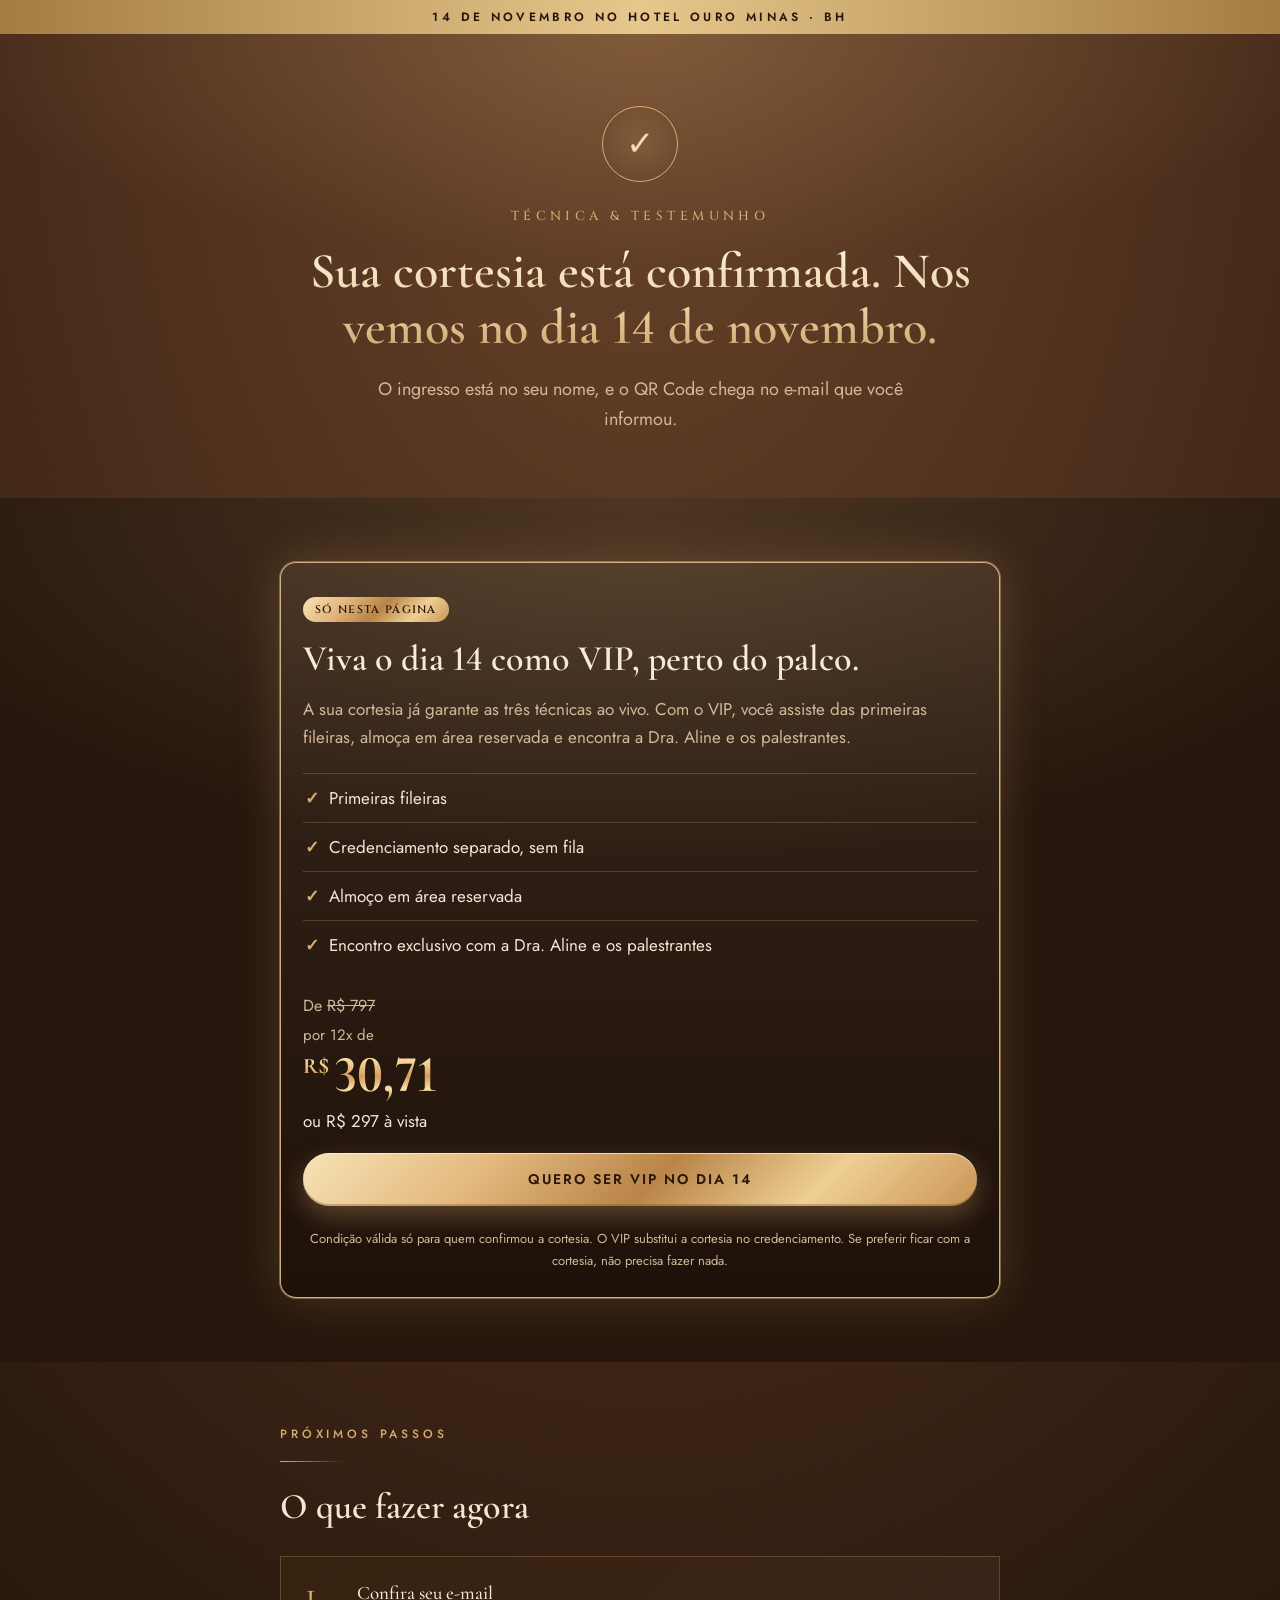
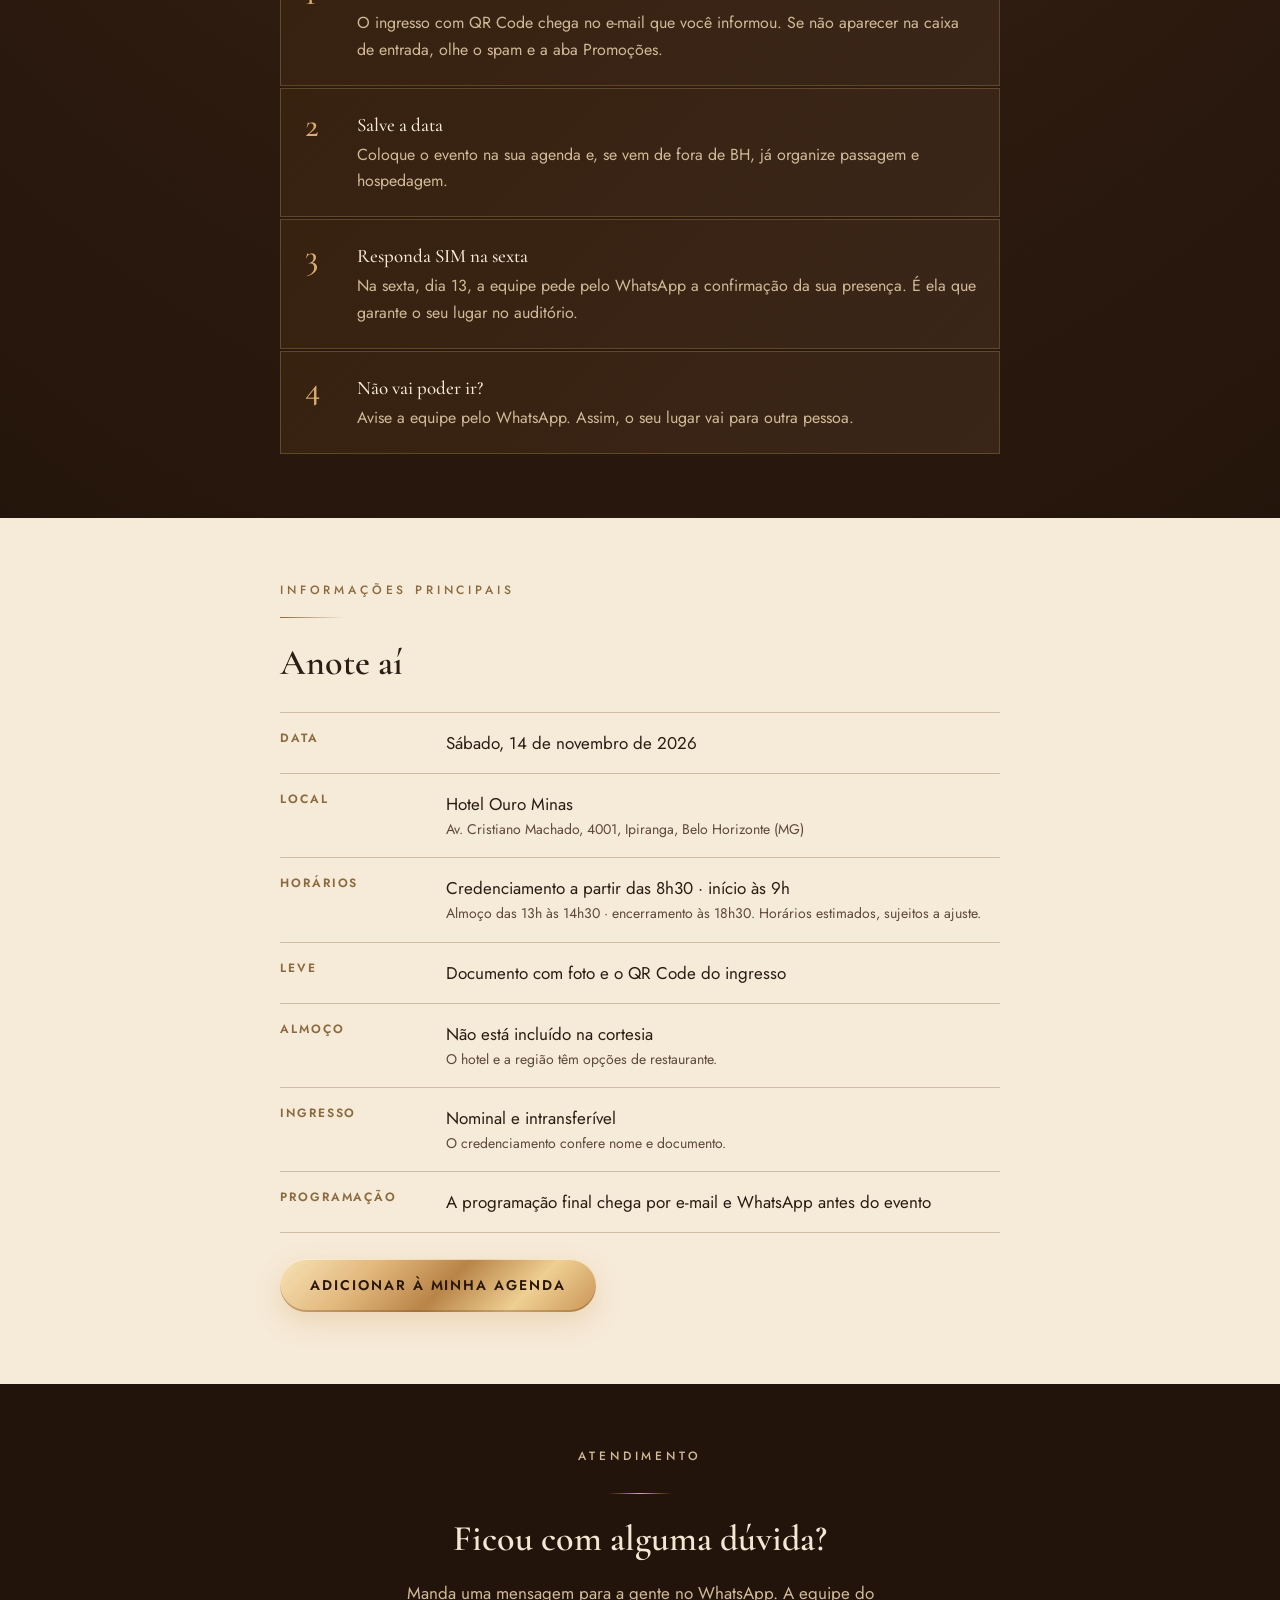
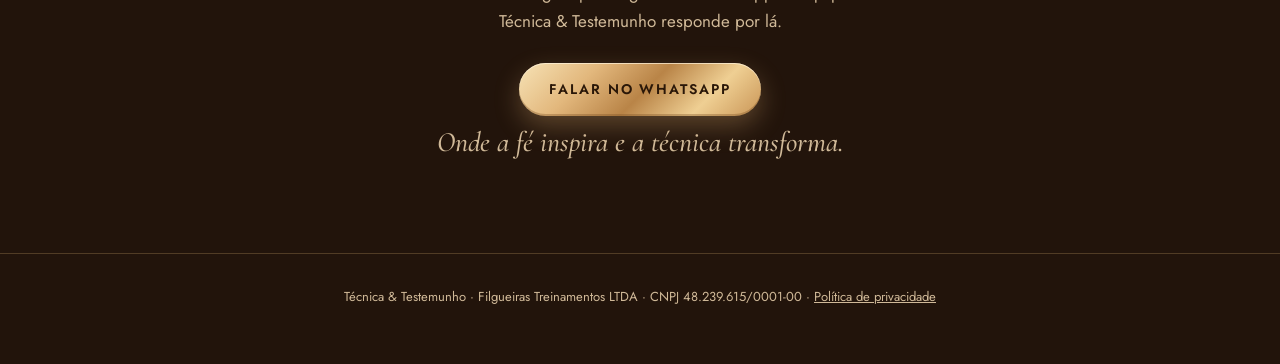
<file: obrigado/convite/index.html>
<!doctype html>
<html lang="pt-BR">
<head>
<meta charset="utf-8">
<meta name="viewport" content="width=device-width, initial-scale=1">
<meta name="robots" content="noindex, nofollow">
<title>Cortesia confirmada · Técnica & Testemunho</title>
<link rel="icon" type="image/png" sizes="32x32" href="../../assets/favicon-32.png">
<link rel="icon" type="image/png" sizes="192x192" href="../../assets/favicon.png">
<link rel="apple-touch-icon" href="../../assets/apple-touch-icon.png">
<link rel="preconnect" href="https://fonts.googleapis.com">
<link rel="preconnect" href="https://fonts.gstatic.com" crossorigin>
<link href="https://fonts.googleapis.com/css2?family=Cinzel:wght@500;600&family=Cormorant+Garamond:ital,wght@0,500;0,600;0,700;1,500;1,600&family=Jost:wght@400;500;600&display=swap" rel="stylesheet">
<style>
  :root {
    --cacau: #1c120c; --cacau-2: #2a1b12; --cacau-3: #3a2619;
    --ouro: #c9a46a; --ouro-claro: #ecd3a2; --ouro-fundo: #8a6a3e;
    --creme: #f5ece0; --tinta: #2b1d14; --tinta-suave: #5e4a3c;
    --texto: #efe3d3; --texto-suave: #c4b19c; --linha: rgba(201,164,106,.28);
    --display: "Playfair Display", Georgia, serif; --logo: "Cinzel", Georgia, serif;
    --italico: "Cormorant Garamond", Georgia, serif; --corpo: "Jost", "Helvetica Neue", sans-serif;
  }
  *, *::before, *::after { box-sizing: border-box; }
  body { margin: 0; background: var(--cacau); color: var(--texto); font: 400 17px/1.65 var(--corpo); overflow-x: hidden; }
  a { color: inherit; }
  .wrap { max-width: 760px; margin: 0 auto; padding: 0 20px; }
  h1, h2 { font-family: var(--display); font-weight: 500; margin: 0; }
  p { margin: 0 0 1em; }
  .falta { font: 500 .78em/1.4 var(--corpo); color: #3b2400; background: repeating-linear-gradient(-45deg, #f3c56b, #f3c56b 6px, #f7d68e 6px, #f7d68e 12px); padding: .1em .45em; border-radius: 3px; }

  .faixa { background: linear-gradient(90deg, #a47c43, #e6c78c, #a47c43); color: var(--cacau); text-align: center; font: 600 12px/1 var(--corpo); letter-spacing: .28em; padding: 11px 16px; }

  .topo {
    text-align: center; padding: 72px 0 64px;
    background: radial-gradient(80% 70% at 50% 0%, rgba(201,164,106,.24), transparent 70%);
  }
  .selo {
    width: 76px; height: 76px; margin: 0 auto 26px; border-radius: 50%;
    display: grid; place-items: center;
    border: 1px solid var(--ouro); color: var(--ouro-claro); font-size: 34px;
    background: radial-gradient(circle, rgba(201,164,106,.18), transparent 70%);
    animation: surgir .9s cubic-bezier(.2,.7,.2,1) both;
  }
  .marca { font: 500 13px/1.3 var(--logo); letter-spacing: .34em; color: var(--ouro); margin-bottom: 18px; }
  .topo h1 {
    font-size: clamp(32px, 6vw, 50px); line-height: 1.12;
    background: linear-gradient(180deg, #fbf1de 0%, #ecd3a2 55%, #c9a46a 100%);
    -webkit-background-clip: text; background-clip: text; color: transparent;
  }
  .topo .sub { margin: 20px auto 0; max-width: 560px; font-size: 18px; color: var(--texto-suave); }

  section { padding: 64px 0; }
  .eyebrow { font: 500 12px/1.4 var(--corpo); letter-spacing: .32em; text-transform: uppercase; color: var(--ouro); }
  .regua { width: 64px; height: 1px; border: 0; margin: 18px 0 24px; background: linear-gradient(90deg, var(--ouro), transparent); }
  h2 { font-size: clamp(26px, 4vw, 36px); line-height: 1.18; }

  .passos { list-style: none; padding: 0; margin: 0; counter-reset: p; display: grid; gap: 2px; }
  .passos li { counter-increment: p; position: relative; padding: 24px 22px 22px 76px; background: linear-gradient(135deg, var(--cacau-2), var(--cacau-3)); border: 1px solid var(--linha); }
  .passos li::before { content: counter(p); position: absolute; left: 24px; top: 20px; font: 500 34px/1 var(--display); color: var(--ouro); }
  .passos b { display: block; font: 500 19px/1.3 var(--display); color: var(--creme); margin-bottom: 4px; }
  .passos p { margin: 0; color: var(--texto-suave); font-size: 16px; }

  .claro { background: var(--creme); color: var(--tinta); }
  .claro .eyebrow { color: var(--ouro-fundo); }
  .claro .regua { background: linear-gradient(90deg, var(--ouro-fundo), transparent); }
  .info { margin: 0; border-top: 1px solid rgba(138,106,62,.35); }
  .info div { display: grid; grid-template-columns: 150px 1fr; gap: 16px; padding: 16px 0; border-bottom: 1px solid rgba(138,106,62,.35); }
  .info dt { font: 600 12px/1.6 var(--corpo); letter-spacing: .16em; text-transform: uppercase; color: var(--ouro-fundo); }
  .info dd { margin: 0; color: var(--tinta); }
  .info dd small { display: block; color: var(--tinta-suave); font-size: 14px; }
  .agenda-btn { margin-top: 26px; }

  .btn {
    display: inline-block; padding: 18px 30px;
    font: 600 14px/1.25 var(--corpo); letter-spacing: .14em; text-transform: uppercase; text-decoration: none; text-align: center;
    color: var(--cacau); background: linear-gradient(135deg, #f1d9a6 0%, #c9a46a 45%, #a47c43 100%);
    border-radius: 2px; box-shadow: 0 10px 30px -10px rgba(201,164,106,.55), inset 0 1px 0 rgba(255,255,255,.45);
    transition: transform .25s ease, filter .25s ease;
  }
  .btn:hover { transform: translateY(-2px); filter: brightness(1.06); }
  .btn-linha { color: var(--ouro-fundo); background: transparent; border: 1px solid var(--ouro-fundo); box-shadow: none; }
  .btn:focus-visible { outline: 2px solid var(--ouro-claro); outline-offset: 3px; }

  .duvida { text-align: center; }
  .duvida .regua { margin-left: auto; margin-right: auto; background: linear-gradient(90deg, transparent, var(--ouro), transparent); }
  .duvida p { color: var(--texto-suave); max-width: 520px; margin: 0 auto 28px; }
  .assinatura { font: italic 500 clamp(22px, 3vw, 28px)/1.3 var(--italico); color: var(--ouro-claro); margin-top: 48px; }

  footer { padding: 32px 0 44px; text-align: center; font-size: 13px; color: var(--texto-suave); border-top: 1px solid var(--linha); }
  .miudo { font-size: 14px; color: var(--tinta-suave); margin-top: 24px; }

  @keyframes surgir { from { opacity: 0; transform: scale(.8); } to { opacity: 1; transform: none; } }
  @media (max-width: 480px) {
    .info div { grid-template-columns: 1fr; gap: 2px; }
    section { padding: 52px 0; }
  }
  @media (prefers-reduced-motion: reduce) { * { animation: none !important; transition: none !important; } }

  /* Upgrade VIP (só para quem acabou de confirmar a cortesia) */
  .upgrade { background: radial-gradient(90% 60% at 50% 0%, rgba(217,172,112,.22), transparent 70%), var(--cacau); }
  .oferta { border: 1px solid rgba(236, 201, 142, .85); border-radius: 16px; padding: 30px 22px 26px;
    background: linear-gradient(180deg, rgba(255, 236, 200, .08), rgba(0, 0, 0, .2));
    box-shadow: 0 0 0 1px rgba(236, 201, 142, .4), 0 0 48px rgba(217, 172, 112, .22); }
  .oferta .selo-oferta { display: inline-block; margin-bottom: 16px; padding: 7px 12px; border-radius: 999px; background: var(--ouro-metal); color: #2a1708;
    font: 600 11px/1 var(--logo); letter-spacing: .12em; text-transform: uppercase; }
  .oferta h2 { color: var(--creme); }
  .oferta .lead { color: var(--texto-suave); margin: 14px 0 22px; }
  .vip-lista { list-style: none; padding: 0; margin: 0 0 24px; }
  .vip-lista li { position: relative; padding: 10px 0 10px 26px; border-top: 1px solid var(--linha); color: var(--texto); }
  .vip-lista li::before { content: "✓"; position: absolute; left: 2px; top: 10px; color: var(--ouro); font-weight: 600; }
  .preco { margin: 0 0 18px; }
  .preco .de { color: var(--texto-suave); font-size: 16px; margin: 0; }
  .preco .de s { color: var(--texto-suave); }
  .preco .por { margin: 4px 0 0; font-size: 15px; color: var(--texto-suave); }
  .preco .parcela { margin: 0; font: 700 52px/1.05 var(--display); background: var(--ouro-texto); -webkit-background-clip: text; background-clip: text; color: transparent; }
  .preco .parcela small { font-size: 22px; vertical-align: 18px; margin-right: 4px; }
  .preco .avista { margin: 4px 0 0; color: var(--texto); }
  .oferta .btn { width: 100%; }
  .oferta .miudo { color: var(--texto-suave); font-size: 13px; margin: 14px 0 0; text-align: center; }
</style>
<link rel="stylesheet" href="../../marca.css">
</head>
<body class="pg-obrigado">

<div class="faixa">14 DE NOVEMBRO NO HOTEL OURO MINAS · BH</div>

<header class="topo">
  <div class="wrap">
    <div class="selo" aria-hidden="true">✓</div>
    <p class="marca">TÉCNICA &amp; TESTEMUNHO</p>
    <h1>Sua cortesia está confirmada. Nos vemos no dia 14 de novembro.</h1>
    <p class="sub">O ingresso está no seu nome, e o QR Code chega no e-mail que você informou.</p>
  </div>
</header>

<!-- Upgrade VIP: só aqui, para quem acabou de confirmar a cortesia -->
<section class="upgrade" id="upgrade">
  <div class="wrap">
    <div class="oferta">
      <span class="selo-oferta">Só nesta página</span>
      <h2>Viva o dia 14 como VIP, perto do palco.</h2>
      <p class="lead">A sua cortesia já garante as três técnicas ao vivo. Com o VIP, você assiste das primeiras fileiras, almoça em área reservada e encontra a Dra. Aline e os palestrantes.</p>
      <ul class="vip-lista">
        <li>Primeiras fileiras</li>
        <li>Credenciamento separado, sem fila</li>
        <li>Almoço em área reservada</li>
        <li>Encontro exclusivo com a Dra. Aline e os palestrantes</li>
      </ul>
      <div class="preco">
        <p class="de">De <s>R$ <span data-up-de>797</span></s></p>
        <p class="por">por 12x de</p>
        <p class="parcela"><small>R$</small><span data-up-parcela>30,71</span></p>
        <p class="avista">ou R$ <span data-up-preco>297</span> à vista</p>
      </div>
      <a class="btn ph-no-capture" href="https://payment.ticto.app/O8B4162E0" data-upgrade>Quero ser VIP no dia 14</a>
      <p class="miudo">Condição válida só para quem confirmou a cortesia. O VIP substitui a cortesia no credenciamento. Se preferir ficar com a cortesia, não precisa fazer nada.</p>
    </div>
  </div>
</section>

<section>
  <div class="wrap">
    <p class="eyebrow">Próximos passos</p>
    <hr class="regua">
    <h2 style="margin-bottom:28px">O que fazer agora</h2>
    <ol class="passos">
      <li><b>Confira seu e-mail</b><p>O ingresso com QR Code chega no e-mail que você informou. Se não aparecer na caixa de entrada, olhe o spam e a aba Promoções.</p></li>
      <li><b>Salve a data</b><p>Coloque o evento na sua agenda e, se vem de fora de BH, já organize passagem e hospedagem.</p></li>
      <li><b>Responda SIM na sexta</b><p>Na sexta, dia 13, a equipe pede pelo WhatsApp a confirmação da sua presença. É ela que garante o seu lugar no auditório.</p></li>
      <li><b>Não vai poder ir?</b><p>Avise a equipe pelo WhatsApp. Assim, o seu lugar vai para outra pessoa.</p></li>
    </ol>
  </div>
</section>

<section class="claro">
  <div class="wrap">
    <p class="eyebrow">Informações principais</p>
    <hr class="regua">
    <h2 style="margin-bottom:28px">Anote aí</h2>
    <dl class="info">
      <div><dt>Data</dt><dd>Sábado, 14 de novembro de 2026</dd></div>
      <div><dt>Local</dt><dd>Hotel Ouro Minas<small>Av. Cristiano Machado, 4001, Ipiranga, Belo Horizonte (MG)</small></dd></div>
      <div><dt>Horários</dt><dd>Credenciamento a partir das 8h30 · início às 9h<small>Almoço das 13h às 14h30 · encerramento às 18h30. Horários estimados, sujeitos a ajuste.</small></dd></div>
      <div><dt>Leve</dt><dd>Documento com foto e o QR Code do ingresso</dd></div>
      <div><dt>Almoço</dt><dd>Não está incluído na cortesia<small>O hotel e a região têm opções de restaurante.</small></dd></div>
      <div><dt>Ingresso</dt><dd>Nominal e intransferível<small>O credenciamento confere nome e documento.</small></dd></div>
      <div><dt>Programação</dt><dd>A programação final chega por e-mail e WhatsApp antes do evento</dd></div>
    </dl>
    <a class="btn btn-linha agenda-btn" target="_blank" rel="noopener"
       href="https://calendar.google.com/calendar/render?action=TEMPLATE&text=T%C3%A9cnica%20%26%20Testemunho%20%C2%B7%20Congresso&dates=20261114T113000Z/20261114T213000Z&location=Hotel%20Ouro%20Minas%2C%20Av.%20Cristiano%20Machado%2C%204001%2C%20Belo%20Horizonte%20-%20MG&details=Credenciamento%20a%20partir%20das%208h30.%20Leve%20documento%20com%20foto%20e%20o%20QR%20Code%20do%20ingresso.">Adicionar à minha agenda</a>
  </div>
</section>

<section class="duvida">
  <div class="wrap">
    <p class="eyebrow">Atendimento</p>
    <hr class="regua">
    <h2 style="margin-bottom:18px">Ficou com alguma dúvida?</h2>
    <p>Manda uma mensagem para a gente no WhatsApp. A equipe do Técnica &amp; Testemunho responde por lá.</p>
    <a class="btn" data-whatsapp href="https://wa.me/5531953491799" target="_blank" rel="noopener">Falar no WhatsApp</a>
    <p class="assinatura">Onde a fé inspira e a técnica transforma.</p>
  </div>
</section>

<footer>
  <div class="wrap">
    <p>Técnica &amp; Testemunho · Filgueiras Treinamentos LTDA · CNPJ 48.239.615/0001-00 · <a href="../../privacidade/">Política de privacidade</a></p>
  </div>
</footer>

<noscript><img height="1" width="1" style="display:none" alt="" src="https://www.facebook.com/tr?id=1324439740761727&ev=PageView&noscript=1"></noscript>
<script>
  // Tira do endereço qualquer parâmetro que o checkout acrescente (pode ter dados do comprador)
  // antes de o Pixel, o PostHog e o Clarity lerem a URL.
  if (location.search) history.replaceState(null, "", location.pathname + location.hash);
  // Quem confirmou não cai no downsell se voltar pelo histórico (ver volta.js)
  try { sessionStorage.setItem("tt_downsell_visto", "1"); } catch (e) {}
  // Guarda o contato só na memória (para preencher o checkout do upgrade) e tira o atalho "Continuar" do /convite/
  var TT_CONVITE = null, TT_ORIGEM = {};
  try { TT_CONVITE = JSON.parse(localStorage.getItem("tt_convite_v1") || "null"); localStorage.removeItem("tt_convite_v1"); } catch (e) {}
  try { TT_ORIGEM = JSON.parse(localStorage.getItem("tt_convite_origem") || "{}") || {}; } catch (e) {}
</script>
<script src="../../config.js"></script>
<script src="../../analise.js"></script>
<script>
(function () {
  // O produto de R$ 0 fica sem Pixel na Ticto. Aqui: PageView + InscricaoConfirmada (relatório, não otimização).
  !function(f,b,e,v,n,t,s){if(f.fbq)return;n=f.fbq=function(){n.callMethod?n.callMethod.apply(n,arguments):n.queue.push(arguments)};if(!f._fbq)f._fbq=n;n.push=n;n.loaded=!0;n.version='2.0';n.queue=[];t=b.createElement(e);t.async=!0;t.src=v;s=b.getElementsByTagName(e)[0];s.parentNode.insertBefore(t,s)}(window,document,'script','https://connect.facebook.net/en_US/fbevents.js');
  fbq("init", CONFIG.pixelId);
  fbq("track", "PageView");
  const track = (...a) => { try { window.fbq && fbq(...a); } catch (e) {} };
  // Uma vez por contato (recarregar a página não conta de novo)
  let primeira = true;
  try { primeira = !sessionStorage.getItem("tt_convite_confirmado"); sessionStorage.setItem("tt_convite_confirmado", "1"); } catch (e) {}
  const eventId = TT_CONVITE && TT_CONVITE.eventId;
  if (primeira) {
    track("trackCustom", "InscricaoConfirmada", { content_name: "Convite aberto" }, eventId ? { eventID: "conf-" + eventId } : undefined);
    if (window.TTA) TTA.evento("compra_obrigado", { tipo: "convite", utm_content: TT_ORIGEM.utm_content || "" });
  }
  if (window.TTA) { TTA.marcar("pagina", "obrigado-convite"); if (eventId) TTA.identificar(eventId, { confirmou_convite: true }); }

  // Upgrade VIP: preço e parcela do config
  const up = (CONFIG.convite && CONFIG.convite.upgrade) || {};
  const fmt = n => Number(n).toLocaleString("pt-BR");
  if (up.preco) document.querySelectorAll("[data-up-preco]").forEach(el => el.textContent = fmt(up.preco));
  if (up.de) document.querySelectorAll("[data-up-de]").forEach(el => el.textContent = fmt(up.de));
  if (CONFIG.parcelas && CONFIG.parcelas[up.preco]) document.querySelectorAll("[data-up-parcela]").forEach(el => el.textContent = CONFIG.parcelas[up.preco]);

  // Link do upgrade: origem do anúncio (o obrigado chega sem parâmetros) + dados do contato, montados só no clique,
  // para nome e e-mail não ficarem no href (e não irem para a gravação de sessão).
  const linkUpgrade = () => {
    const url = new URL(up.checkout || "https://payment.ticto.app/O8B4162E0");
    Object.entries(TT_ORIGEM).forEach(([k, v]) => url.searchParams.set(k, v));
    url.searchParams.set("src", "upgrade-convite");
    if (TT_CONVITE) {
      if (TT_CONVITE.nome) url.searchParams.set("name", TT_CONVITE.nome);
      if (TT_CONVITE.email) url.searchParams.set("email", TT_CONVITE.email);
      if (TT_CONVITE.whatsapp) url.searchParams.set("phonenumber", TT_CONVITE.whatsapp);
    }
    return url.toString();
  };
  const botaoUp = document.querySelector("[data-upgrade]");
  botaoUp.addEventListener("click", ev => {
    ev.preventDefault();
    track("trackCustom", "CliqueCheckout", { ingresso: "upgrade-vip", value: up.preco, currency: "BRL", origem: "obrigado-convite" });
    if (window.TTA) TTA.evento("upgrade_clique", { valor: up.preco });
    const link = linkUpgrade();
    setTimeout(() => { location.href = link; }, 300);
  });
  if ("IntersectionObserver" in window) {
    const io = new IntersectionObserver(([e]) => {
      if (!e.isIntersecting) return;
      io.disconnect();
      track("track", "ViewContent", { content_name: "Upgrade VIP convite", value: up.preco, currency: "BRL" });
      if (window.TTA) TTA.evento("upgrade_visto", { valor: up.preco });
    }, { threshold: .4 });
    io.observe(document.getElementById("upgrade"));
  }

  document.querySelectorAll("[data-whatsapp]").forEach(a => {
    a.href = "https://wa.me/" + CONFIG.whatsapp + "?text=" + encodeURIComponent("Olá, confirmei a cortesia do Técnica & Testemunho e tenho uma dúvida.");
  });
})();
</script>
</body>
</html>
</file>
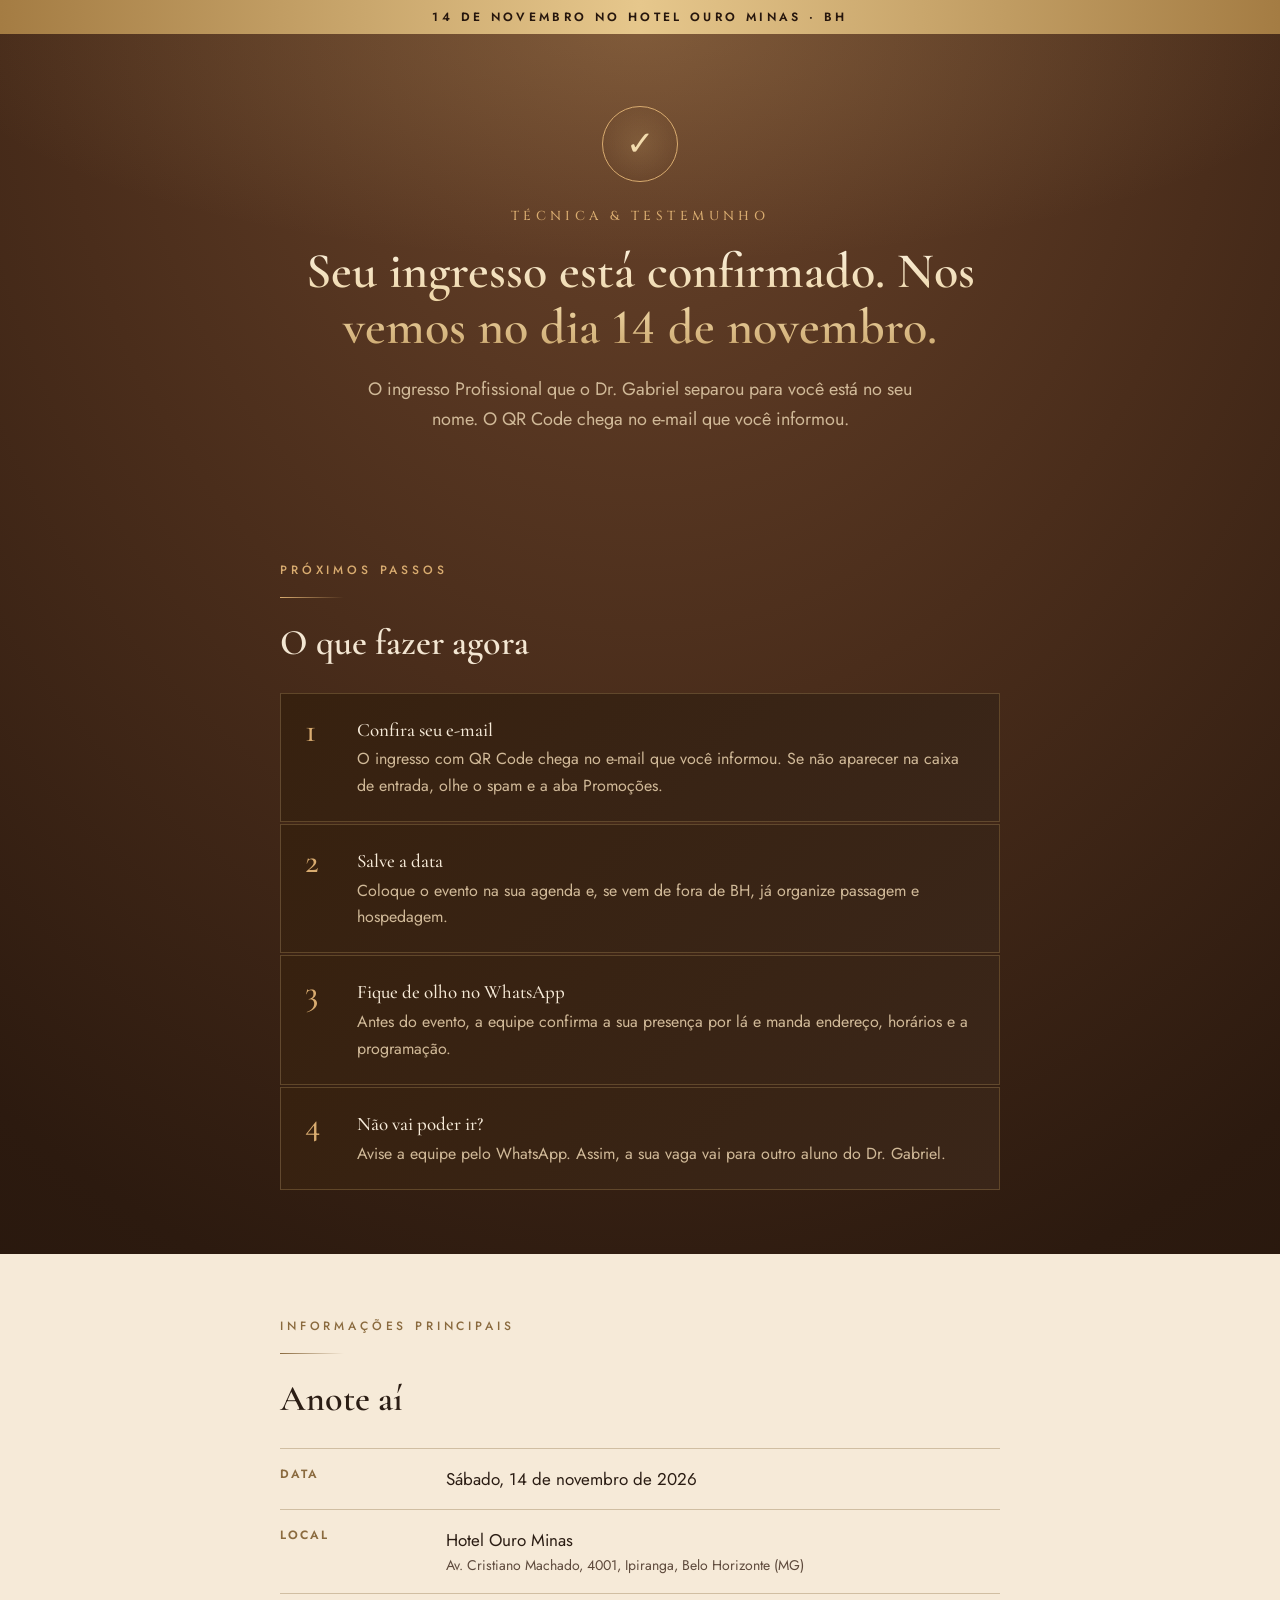
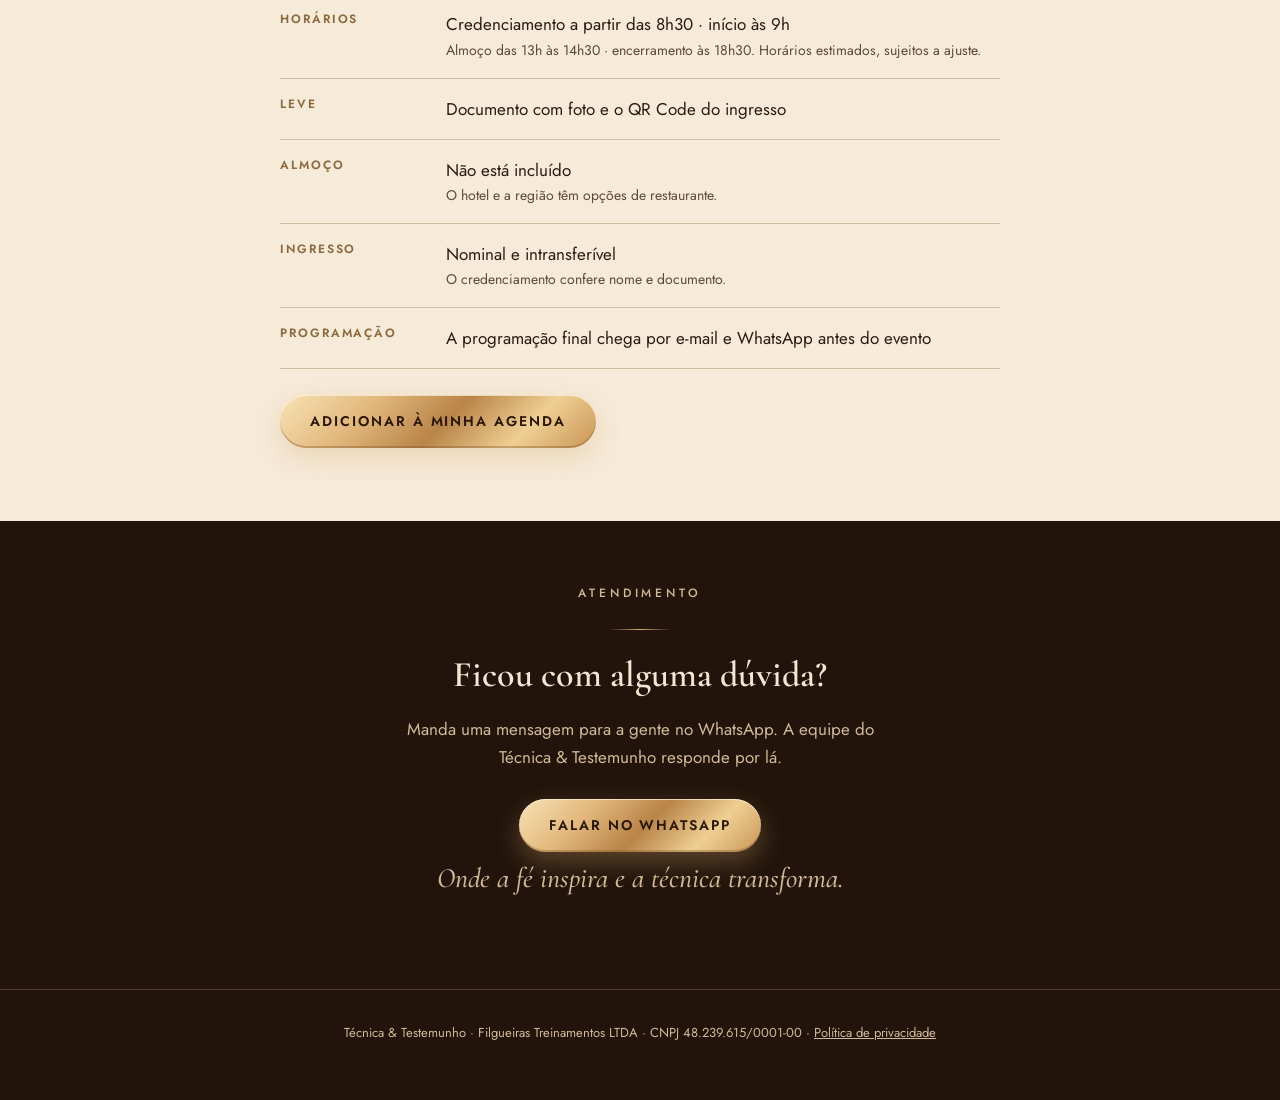
<file: obrigado/cortesia/index.html>
<!doctype html>
<html lang="pt-BR">
<head>
<meta charset="utf-8">
<meta name="viewport" content="width=device-width, initial-scale=1">
<meta name="robots" content="noindex, nofollow">
<title>Ingresso confirmado · Técnica & Testemunho</title>
<link rel="icon" type="image/png" sizes="32x32" href="../../assets/favicon-32.png">
<link rel="icon" type="image/png" sizes="192x192" href="../../assets/favicon.png">
<link rel="apple-touch-icon" href="../../assets/apple-touch-icon.png">
<link rel="preconnect" href="https://fonts.googleapis.com">
<link rel="preconnect" href="https://fonts.gstatic.com" crossorigin>
<link href="https://fonts.googleapis.com/css2?family=Cinzel:wght@500;600&family=Cormorant+Garamond:ital,wght@0,500;0,600;0,700;1,500;1,600&family=Jost:wght@400;500;600&display=swap" rel="stylesheet">
<style>
  :root {
    --cacau: #1c120c; --cacau-2: #2a1b12; --cacau-3: #3a2619;
    --ouro: #c9a46a; --ouro-claro: #ecd3a2; --ouro-fundo: #8a6a3e;
    --creme: #f5ece0; --tinta: #2b1d14; --tinta-suave: #5e4a3c;
    --texto: #efe3d3; --texto-suave: #c4b19c; --linha: rgba(201,164,106,.28);
    --display: "Playfair Display", Georgia, serif; --logo: "Cinzel", Georgia, serif;
    --italico: "Cormorant Garamond", Georgia, serif; --corpo: "Jost", "Helvetica Neue", sans-serif;
  }
  *, *::before, *::after { box-sizing: border-box; }
  body { margin: 0; background: var(--cacau); color: var(--texto); font: 400 17px/1.65 var(--corpo); overflow-x: hidden; }
  a { color: inherit; }
  .wrap { max-width: 760px; margin: 0 auto; padding: 0 20px; }
  h1, h2 { font-family: var(--display); font-weight: 500; margin: 0; }
  p { margin: 0 0 1em; }
  .falta { font: 500 .78em/1.4 var(--corpo); color: #3b2400; background: repeating-linear-gradient(-45deg, #f3c56b, #f3c56b 6px, #f7d68e 6px, #f7d68e 12px); padding: .1em .45em; border-radius: 3px; }

  .faixa { background: linear-gradient(90deg, #a47c43, #e6c78c, #a47c43); color: var(--cacau); text-align: center; font: 600 12px/1 var(--corpo); letter-spacing: .28em; padding: 11px 16px; }

  .topo {
    text-align: center; padding: 72px 0 64px;
    background: radial-gradient(80% 70% at 50% 0%, rgba(201,164,106,.24), transparent 70%);
  }
  .selo {
    width: 76px; height: 76px; margin: 0 auto 26px; border-radius: 50%;
    display: grid; place-items: center;
    border: 1px solid var(--ouro); color: var(--ouro-claro); font-size: 34px;
    background: radial-gradient(circle, rgba(201,164,106,.18), transparent 70%);
    animation: surgir .9s cubic-bezier(.2,.7,.2,1) both;
  }
  .marca { font: 500 13px/1.3 var(--logo); letter-spacing: .34em; color: var(--ouro); margin-bottom: 18px; }
  .topo h1 {
    font-size: clamp(32px, 6vw, 50px); line-height: 1.12;
    background: linear-gradient(180deg, #fbf1de 0%, #ecd3a2 55%, #c9a46a 100%);
    -webkit-background-clip: text; background-clip: text; color: transparent;
  }
  .topo .sub { margin: 20px auto 0; max-width: 560px; font-size: 18px; color: var(--texto-suave); }

  section { padding: 64px 0; }
  .eyebrow { font: 500 12px/1.4 var(--corpo); letter-spacing: .32em; text-transform: uppercase; color: var(--ouro); }
  .regua { width: 64px; height: 1px; border: 0; margin: 18px 0 24px; background: linear-gradient(90deg, var(--ouro), transparent); }
  h2 { font-size: clamp(26px, 4vw, 36px); line-height: 1.18; }

  .passos { list-style: none; padding: 0; margin: 0; counter-reset: p; display: grid; gap: 2px; }
  .passos li { counter-increment: p; position: relative; padding: 24px 22px 22px 76px; background: linear-gradient(135deg, var(--cacau-2), var(--cacau-3)); border: 1px solid var(--linha); }
  .passos li::before { content: counter(p); position: absolute; left: 24px; top: 20px; font: 500 34px/1 var(--display); color: var(--ouro); }
  .passos b { display: block; font: 500 19px/1.3 var(--display); color: var(--creme); margin-bottom: 4px; }
  .passos p { margin: 0; color: var(--texto-suave); font-size: 16px; }

  .claro { background: var(--creme); color: var(--tinta); }
  .claro .eyebrow { color: var(--ouro-fundo); }
  .claro .regua { background: linear-gradient(90deg, var(--ouro-fundo), transparent); }
  .info { margin: 0; border-top: 1px solid rgba(138,106,62,.35); }
  .info div { display: grid; grid-template-columns: 150px 1fr; gap: 16px; padding: 16px 0; border-bottom: 1px solid rgba(138,106,62,.35); }
  .info dt { font: 600 12px/1.6 var(--corpo); letter-spacing: .16em; text-transform: uppercase; color: var(--ouro-fundo); }
  .info dd { margin: 0; color: var(--tinta); }
  .info dd small { display: block; color: var(--tinta-suave); font-size: 14px; }
  .agenda-btn { margin-top: 26px; }

  .btn {
    display: inline-block; padding: 18px 30px;
    font: 600 14px/1.25 var(--corpo); letter-spacing: .14em; text-transform: uppercase; text-decoration: none; text-align: center;
    color: var(--cacau); background: linear-gradient(135deg, #f1d9a6 0%, #c9a46a 45%, #a47c43 100%);
    border-radius: 2px; box-shadow: 0 10px 30px -10px rgba(201,164,106,.55), inset 0 1px 0 rgba(255,255,255,.45);
    transition: transform .25s ease, filter .25s ease;
  }
  .btn:hover { transform: translateY(-2px); filter: brightness(1.06); }
  .btn-linha { color: var(--ouro-fundo); background: transparent; border: 1px solid var(--ouro-fundo); box-shadow: none; }
  .btn:focus-visible { outline: 2px solid var(--ouro-claro); outline-offset: 3px; }

  .duvida { text-align: center; }
  .duvida .regua { margin-left: auto; margin-right: auto; background: linear-gradient(90deg, transparent, var(--ouro), transparent); }
  .duvida p { color: var(--texto-suave); max-width: 520px; margin: 0 auto 28px; }
  .assinatura { font: italic 500 clamp(22px, 3vw, 28px)/1.3 var(--italico); color: var(--ouro-claro); margin-top: 48px; }

  footer { padding: 32px 0 44px; text-align: center; font-size: 13px; color: var(--texto-suave); border-top: 1px solid var(--linha); }
  .miudo { font-size: 14px; color: var(--tinta-suave); margin-top: 24px; }

  @keyframes surgir { from { opacity: 0; transform: scale(.8); } to { opacity: 1; transform: none; } }
  @media (max-width: 480px) {
    .info div { grid-template-columns: 1fr; gap: 2px; }
    section { padding: 52px 0; }
  }
  @media (prefers-reduced-motion: reduce) { * { animation: none !important; transition: none !important; } }
</style>
<link rel="stylesheet" href="../../marca.css">
</head>
<body class="pg-obrigado">

<div class="faixa">14 DE NOVEMBRO NO HOTEL OURO MINAS · BH</div>

<header class="topo">
  <div class="wrap">
    <div class="selo" aria-hidden="true">✓</div>
    <p class="marca">TÉCNICA &amp; TESTEMUNHO</p>
    <h1>Seu ingresso está confirmado. Nos vemos no dia 14 de novembro.</h1>
    <p class="sub">O ingresso Profissional que o Dr. Gabriel separou para você está no seu nome. O QR Code chega no e-mail que você informou.</p>
  </div>
</header>

<section>
  <div class="wrap">
    <p class="eyebrow">Próximos passos</p>
    <hr class="regua">
    <h2 style="margin-bottom:28px">O que fazer agora</h2>
    <ol class="passos">
      <li><b>Confira seu e-mail</b><p>O ingresso com QR Code chega no e-mail que você informou. Se não aparecer na caixa de entrada, olhe o spam e a aba Promoções.</p></li>
      <li><b>Salve a data</b><p>Coloque o evento na sua agenda e, se vem de fora de BH, já organize passagem e hospedagem.</p></li>
      <li><b>Fique de olho no WhatsApp</b><p>Antes do evento, a equipe confirma a sua presença por lá e manda endereço, horários e a programação.</p></li>
      <li><b>Não vai poder ir?</b><p>Avise a equipe pelo WhatsApp. Assim, a sua vaga vai para outro aluno do Dr. Gabriel.</p></li>
    </ol>
  </div>
</section>

<section class="claro">
  <div class="wrap">
    <p class="eyebrow">Informações principais</p>
    <hr class="regua">
    <h2 style="margin-bottom:28px">Anote aí</h2>
    <dl class="info">
      <div><dt>Data</dt><dd>Sábado, 14 de novembro de 2026</dd></div>
      <div><dt>Local</dt><dd>Hotel Ouro Minas<small>Av. Cristiano Machado, 4001, Ipiranga, Belo Horizonte (MG)</small></dd></div>
      <div><dt>Horários</dt><dd>Credenciamento a partir das 8h30 · início às 9h<small>Almoço das 13h às 14h30 · encerramento às 18h30. Horários estimados, sujeitos a ajuste.</small></dd></div>
      <div><dt>Leve</dt><dd>Documento com foto e o QR Code do ingresso</dd></div>
      <div><dt>Almoço</dt><dd>Não está incluído<small>O hotel e a região têm opções de restaurante.</small></dd></div>
      <div><dt>Ingresso</dt><dd>Nominal e intransferível<small>O credenciamento confere nome e documento.</small></dd></div>
      <div><dt>Programação</dt><dd>A programação final chega por e-mail e WhatsApp antes do evento</dd></div>
    </dl>
    <a class="btn btn-linha agenda-btn" target="_blank" rel="noopener"
       href="https://calendar.google.com/calendar/render?action=TEMPLATE&text=T%C3%A9cnica%20%26%20Testemunho%20%C2%B7%20Congresso&dates=20261114T113000Z/20261114T213000Z&location=Hotel%20Ouro%20Minas%2C%20Av.%20Cristiano%20Machado%2C%204001%2C%20Belo%20Horizonte%20-%20MG&details=Credenciamento%20a%20partir%20das%208h30.%20Leve%20documento%20com%20foto%20e%20o%20QR%20Code%20do%20ingresso.">Adicionar à minha agenda</a>
  </div>
</section>

<section class="duvida">
  <div class="wrap">
    <p class="eyebrow">Atendimento</p>
    <hr class="regua">
    <h2 style="margin-bottom:18px">Ficou com alguma dúvida?</h2>
    <p>Manda uma mensagem para a gente no WhatsApp. A equipe do Técnica &amp; Testemunho responde por lá.</p>
    <a class="btn" data-whatsapp href="https://wa.me/5531953491799" target="_blank" rel="noopener">Falar no WhatsApp</a>
    <p class="assinatura">Onde a fé inspira e a técnica transforma.</p>
  </div>
</section>

<footer>
  <div class="wrap">
    <p>Técnica &amp; Testemunho · Filgueiras Treinamentos LTDA · CNPJ 48.239.615/0001-00 · <a href="../../privacidade/">Política de privacidade</a></p>
  </div>
</footer>

<noscript><img height="1" width="1" style="display:none" alt="" src="https://www.facebook.com/tr?id=1324439740761727&ev=PageView&noscript=1"></noscript>
<script>
  // Tira do endereço qualquer parâmetro que o checkout acrescente (pode ter dados do comprador)
  // antes de o Pixel, o PostHog e o Clarity lerem a URL.
  if (location.search) history.replaceState(null, "", location.pathname + location.hash);
  // Quem confirmou não cai no downsell se voltar pelo histórico (ver volta.js)
  try { sessionStorage.setItem("tt_downsell_visto", "1"); } catch (e) {}
  // O atalho "Continuar para a confirmação" do convite não aparece mais para quem já confirmou
  try { localStorage.removeItem("tt_cortesia_v1"); } catch (e) {}
</script>
<script src="../../config.js"></script>
<script src="../../analise.js"></script>
<script>
  // A compra de R$ 0 (Purchase) é enviada pela Ticto. Aqui só o PageView, para não duplicar.
  !function(f,b,e,v,n,t,s){if(f.fbq)return;n=f.fbq=function(){n.callMethod?n.callMethod.apply(n,arguments):n.queue.push(arguments)};if(!f._fbq)f._fbq=n;n.push=n;n.loaded=!0;n.version='2.0';n.queue=[];t=b.createElement(e);t.async=!0;t.src=v;s=b.getElementsByTagName(e)[0];s.parentNode.insertBefore(t,s)}(window,document,'script','https://connect.facebook.net/en_US/fbevents.js');
  fbq("init", "1324439740761727");
  fbq("track", "PageView");
  // PostHog: marca a chegada ao obrigado (aproximação da compra, sem dados pessoais) para fechar o funil
  if (window.TTA) TTA.evento("compra_obrigado", { tipo: "cortesia" });
  document.querySelectorAll("[data-whatsapp]").forEach(a => {
    a.href = "https://wa.me/5531953491799?text=" + encodeURIComponent("Olá, confirmei o ingresso gratuito do convite do Dr. Gabriel e tenho uma dúvida.");
  });
</script>
</body>
</html>
</file>
<file: marca.css>
/* ============================================================
   Identidade visual do Técnica & Testemunho, a partir da arte oficial (18/10/2026):
   marrom caramelo com brilho no centro, dourado metálico com reflexo, ondas de luz e
   serifa clássica (Cinzel no nome e nos rótulos, Cormorant Garamond nos títulos).
   Carregado DEPOIS do <style> de cada página: redefine as cores e as fontes e ajusta os componentes.
   Classe no <body>: pg-lp, pg-quiz, pg-online ou pg-obrigado.
   ============================================================ */
:root {
  --cacau: #26160d;
  --cacau-2: #37210f;
  --caramelo: #6a442b;
  --caramelo-claro: #8a5a36;
  --ouro: #d9ac70;
  --ouro-claro: #f3dcae;
  --ouro-escuro: #a8763f;
  --ouro-metal: linear-gradient(135deg, #f7e3b6 0%, #e2b77c 28%, #b98447 52%, #efcf93 76%, #c99556 100%);
  --ouro-texto: linear-gradient(180deg, #fff1cf 0%, #f2d18f 28%, #d39d5c 52%, #f7dda5 74%, #b98447 100%);
  --brilho-ouro: drop-shadow(0 0 10px rgba(240, 200, 130, .25));
  --fundo-escuro: radial-gradient(120% 70% at 50% 0%, #6a442b 0%, #4a2d1b 38%, #2c1a0f 72%, #22140b 100%);
  --fundo-claro: linear-gradient(180deg, #f8eedf 0%, #f1e2cb 100%);
  --creme: #f6ead8;
  --creme-2: #ecdcc3;
  --texto: #f3e6d2;
  --texto-suave: #d0b998;
  --linha-escura: rgba(236, 201, 142, .22);
  --titulo: "Cormorant Garamond", Georgia, serif;
  --display: "Cormorant Garamond", Georgia, serif;
  --logo: "Cinzel", Georgia, serif;
}

/* ---------- Componentes comuns ---------- */
h1, h2, h3 { font-family: var(--titulo); font-weight: 600; letter-spacing: 0; }
.btn {
  position: relative; overflow: hidden; isolation: isolate;
  background: var(--ouro-metal) !important; color: #2a1708 !important;
  border: 0; font-weight: 600;
  box-shadow: 0 10px 26px rgba(217, 172, 112, .32), inset 0 1px 0 rgba(255, 246, 222, .7), inset 0 -2px 0 rgba(120, 78, 36, .35);
}
.btn::after {
  content: ""; position: absolute; inset: -40% auto -40% -60%; width: 40%; z-index: -1; pointer-events: none;
  background: linear-gradient(100deg, transparent, rgba(255, 250, 235, .75), transparent);
  transform: skewX(-18deg); animation: reflexo 5.5s ease-in-out infinite;
}
.btn:hover { filter: brightness(1.06); }
@keyframes reflexo { 0%, 62% { left: -60%; } 82%, 100% { left: 130%; } }
/* Cormorant usa números "antigos" por padrão: força algarismos alinhados (o contador continua tabular) */
body[class*="pg-"] * { font-variant-numeric: lining-nums !important; }
body[class*="pg-"] [data-contador] { font-variant-numeric: tabular-nums lining-nums !important; }
.dourado { background: var(--ouro-texto); -webkit-background-clip: text; background-clip: text; color: transparent; }
.fio-dourado { height: 1px; border: 0; margin: 0; background: linear-gradient(90deg, transparent, rgba(236, 201, 142, .85), transparent); }
@media (prefers-reduced-motion: reduce) { .btn::after { animation: none; display: none; } }

/* ============================================================
   LP
   ============================================================ */
.pg-lp { background: #22140b; }
.pg-lp .rotulo, .pg-lp .card .palco-tag, .pg-lp .selo, .pg-lp .vozes cite, .pg-lp .card .frase small {
  font-family: var(--logo); font-weight: 600; letter-spacing: .16em;
}
.pg-lp .rotulo { font-size: 13px; color: var(--ouro); }
.pg-lp .claro .rotulo, .pg-lp .card .palco-tag { color: #8a5a2c; }
.pg-lp h2 { font-size: clamp(34px, 5vw, 50px); line-height: 1.08; }
.pg-lp h3 { font-size: 25px; }
.pg-lp section:not(.claro) { background: var(--fundo-escuro); }
.pg-lp .claro { background: var(--fundo-claro); position: relative; }
.pg-lp .claro::before { content: ""; position: absolute; left: 0; right: 0; top: 0; height: 1px; background: linear-gradient(90deg, transparent, rgba(185, 132, 71, .7), transparent); }
.pg-lp .btn { border-radius: 999px; padding: 19px 34px; }

/* Faixa do topo */
.pg-lp .barra-data { background: var(--ouro-metal); color: #2a1708; font-family: var(--logo); font-weight: 600; font-size: 12px; letter-spacing: .14em; text-transform: uppercase; }

/* Hero: fundo caramelo com brilho atrás dos rostos, ondas de luz e partículas */
.pg-lp .hero { position: relative; overflow: hidden; padding-bottom: 84px;
  /* o centro tem a cor da base da foto e escurece devagar: a foto se dissolve no fundo sem degrau */
  background: radial-gradient(95% 52% at 50% 30%, #5e3f2b 0%, #4f3320 32%, #3c1f0d 58%, #2a170b 80%, #22140b 100%); }
.pg-lp .hero::before { content: ""; position: absolute; inset: 0; pointer-events: none; opacity: .7;
  background-image:
    radial-gradient(1.6px 1.6px at 12% 18%, #fff3d6, transparent), radial-gradient(1.2px 1.2px at 22% 64%, #ffe7b8, transparent),
    radial-gradient(1.8px 1.8px at 84% 26%, #fff3d6, transparent), radial-gradient(1.2px 1.2px at 91% 58%, #ffe7b8, transparent),
    radial-gradient(1.4px 1.4px at 70% 84%, #fff3d6, transparent), radial-gradient(1.2px 1.2px at 8% 88%, #ffe7b8, transparent),
    radial-gradient(1.5px 1.5px at 38% 92%, #fff3d6, transparent), radial-gradient(1.1px 1.1px at 58% 8%, #ffe7b8, transparent); }
.pg-lp .ondas { position: absolute; left: -10%; right: -10%; bottom: -2px; width: 120%; height: auto; pointer-events: none; opacity: .9; }
/* Recorte da arte oficial (y 230 a 1042 da arte de 1024×1280): foto já tratada, logo metálico e ondas, sem os textos da arte */
.pg-lp .palco { aspect-ratio: 1024 / 812; max-width: 760px; background: none; }
.pg-lp .palco img { margin-top: 0;
  -webkit-mask-image: linear-gradient(90deg, transparent 0, #000 16%, #000 84%, transparent 100%), linear-gradient(180deg, transparent 0, #000 7%, #000 95%, transparent 100%);
  -webkit-mask-composite: source-in;
          mask-image: linear-gradient(90deg, transparent 0, #000 16%, #000 84%, transparent 100%), linear-gradient(180deg, transparent 0, #000 7%, #000 95%, transparent 100%);
          mask-composite: intersect; }
.pg-lp .palco::after { background: linear-gradient(180deg, transparent 80%, rgba(36, 21, 12, .0) 100%); }
/* Nomes embaixo da foto (a foto tem o logo na base) */
.pg-lp .nomes { position: static; display: grid; grid-template-columns: repeat(3, 1fr); max-width: 760px; margin: -6px auto 0; padding: 0 8%; position: relative; z-index: 2; }
.pg-lp .nomes b { font: 600 clamp(10px, 1.4vw, 13px)/1.3 var(--logo); letter-spacing: .08em; text-transform: uppercase; color: var(--ouro-claro); text-shadow: none; }
.pg-lp .hero-texto { position: relative; z-index: 2; margin-top: 4px; }
.pg-lp .hero .data-evento { font: 600 13px/1.5 var(--logo); letter-spacing: .2em; text-transform: uppercase; color: var(--ouro-claro); margin: 0 0 16px; }
.pg-lp .hero h1 { font-weight: 600; font-size: clamp(34px, 5.6vw, 58px); line-height: 1.06; color: #fbeed6; text-shadow: 0 2px 24px rgba(0, 0, 0, .25); }
.pg-lp .hero h1 em { font-style: italic; }
.pg-lp .hero .sub { font-size: clamp(18px, 2.1vw, 21px); color: #f3e6d2; }
.pg-lp .assinatura { font: italic 600 22px/1.35 var(--titulo); }
.pg-lp .assinatura, .pg-lp .total, .pg-lp .parcela, .pg-lp .garantia .sete, .pg-lp .hero .data-evento, .pg-lp .nomes b, .pg-lp footer .marca-rodape {
  background: var(--ouro-texto); -webkit-background-clip: text; background-clip: text; color: transparent; }
.pg-lp .assinatura, .pg-lp .parcela, .pg-lp .garantia .sete, .pg-lp .hero .data-evento, .pg-lp .nomes b, .pg-lp footer .marca-rodape { filter: var(--brilho-ouro); }
.pg-lp .contador-hero b { color: var(--ouro-claro); }

/* Dores, Como funciona */
.pg-lp .dores li { font-size: 19px; }
.pg-lp .passos li::before { border-color: var(--ouro); color: var(--ouro-claro); font-family: var(--logo); }
.pg-lp .fonte { font-size: 26px; }
.pg-lp .vozes blockquote p { font-size: 21px; }
.pg-lp .vozes blockquote { border-left-color: var(--ouro); }
.pg-lp .midia-ao-vivo { border-radius: 10px; box-shadow: 0 0 0 1px rgba(236, 201, 142, .35), 0 24px 60px rgba(0, 0, 0, .35); }

/* Palestrantes */
.pg-lp .card { background: #fffaf2; border: 1px solid rgba(185, 132, 71, .35); border-radius: 12px; box-shadow: 0 12px 34px rgba(106, 68, 43, .12); }
.pg-lp .rosto { box-shadow: 0 0 0 2px #fffaf2, 0 0 0 3px rgba(185, 132, 71, .7); }
.pg-lp .card h3 { font-size: 27px; }
.pg-lp .selos b { font-size: 30px; color: #8a5a2c; }
.pg-lp .claro .card .frase { font-size: 21px; }

/* Vídeos */
.pg-lp .player { border-radius: 10px; box-shadow: 0 0 0 1px rgba(236, 201, 142, .35), 0 18px 40px rgba(0, 0, 0, .3); }
.pg-lp .depo figcaption { font-size: 20px; font-weight: 600; }

/* Âncora */
.pg-lp .total { font-size: clamp(48px, 8vw, 78px); font-weight: 700; background: linear-gradient(180deg, #c9965a 0%, #8a5a2c 100%); -webkit-background-clip: text; background-clip: text; }

/* Ingressos */
.pg-lp .ingressos { position: relative; overflow: hidden; }
.pg-lp .plano { background: linear-gradient(180deg, rgba(255, 236, 200, .07), rgba(0, 0, 0, .18)); border: 1px solid rgba(236, 201, 142, .28); border-radius: 14px; backdrop-filter: blur(2px); }
.pg-lp .plano.vip { border-color: rgba(236, 201, 142, .9); box-shadow: 0 0 0 1px rgba(236, 201, 142, .5), 0 0 48px rgba(217, 172, 112, .28); }
.pg-lp .plano h3 { font-size: 34px; }
.pg-lp .parcela { font-size: 54px; font-weight: 700; }
.pg-lp .selo { background: var(--ouro-metal); color: #2a1708; border-radius: 999px; padding: 7px 12px; }
.pg-lp .selo.lote { background: #f3e6d2; font-family: var(--corpo); letter-spacing: .1em; }

/* Agenda e garantia */
.pg-lp .agenda time { font-size: 20px; color: #8a5a2c; }
.pg-lp .garantia .caixa { border: 1px solid rgba(236, 201, 142, .4); border-radius: 14px; background: linear-gradient(180deg, rgba(255, 236, 200, .06), rgba(0, 0, 0, .12)); }
.pg-lp .garantia .sete { font-size: 84px; font-weight: 700; }
.pg-lp .garantia h3 { font-size: 28px; }

/* FAQ e rodapé */
.pg-lp summary { font-size: 18px; }
.pg-lp footer { background: var(--fundo-escuro); border-top: 1px solid rgba(236, 201, 142, .25); }
.pg-lp footer .marca-rodape { font: 600 14px/1.3 var(--logo); letter-spacing: .24em; margin: 0 0 8px; }
.pg-lp footer .slogan { font: italic 500 19px/1.4 var(--titulo); color: var(--texto); max-width: 460px; margin: 4px auto 14px; }

/* Barra fixa (celular) */
.pg-lp .fixa { background: rgba(38, 22, 13, .97); border-top: 1px solid rgba(236, 201, 142, .4); }
.pg-lp .fixa .btn { padding: 14px 18px; }

@media (max-width: 759px) {
  .pg-lp .barra-data { font-size: 10.5px; letter-spacing: .08em; padding: 9px 8px; }
  .pg-lp .so-largo { display: none; }
  .pg-lp .hero .data-evento { margin-top: 22px; font-size: 12px; }
  .pg-lp .nomes { padding: 0 4%; }
  .pg-lp .hero h1 { font-size: 33px; line-height: 1.08; }
  .pg-lp .palco { aspect-ratio: 1080 / 920; }
}
@media (min-width: 1000px) {
  .pg-lp .hero { background: radial-gradient(50% 72% at 27% 38%, #5e3f2b 0%, #4f3320 30%, #3c1f0d 58%, #2a170b 82%, #22140b 100%); }
  .pg-lp .hero { display: grid; grid-template-columns: minmax(0, 1.05fr) minmax(0, 1fr); align-items: center; gap: 8px; padding: 24px max(24px, calc((100vw - 1180px) / 2)) 96px; }
  .pg-lp .palco { max-width: none; width: 100%; align-self: end; }
  .pg-lp .hero > .nomes { grid-column: 1; grid-row: 2; max-width: none; padding: 0 12%; margin-top: -18px; }
  .pg-lp .hero-texto { grid-column: 2; grid-row: 1 / span 2; }
  .pg-lp .hero-texto { text-align: left; margin: 0; padding: 0 0 0 8px; }
  .pg-lp .hero .sub { margin-left: 0; }
}

/* ============================================================
   Quiz, página online e obrigado: mesmas cores, fontes e botão
   ============================================================ */
.pg-quiz, .pg-online { background: var(--fundo-claro) fixed; }
.pg-quiz .rotulo, .pg-quiz .capa .data, .pg-quiz .topo .marca, .pg-online .faixa, .pg-obrigado .rotulo {
  font-family: var(--logo); font-weight: 600; letter-spacing: .14em;
}
.pg-quiz h1 { font-size: clamp(32px, 7.4vw, 44px); line-height: 1.08; }
.pg-quiz h2 { font-size: clamp(27px, 6.2vw, 36px); line-height: 1.12; }
.pg-quiz .topo .marca { background: linear-gradient(180deg, #c9965a 0%, #8a5a2c 100%); -webkit-background-clip: text; background-clip: text; color: transparent; }
.pg-quiz .btn, .pg-online .btn { border-radius: 999px; }
.pg-quiz .opcao.marcada { border-color: var(--ouro-escuro); box-shadow: 0 0 0 2px rgba(217, 172, 112, .45); }
.pg-quiz .faces, .pg-online .oferta { box-shadow: 0 0 0 1px rgba(185, 132, 71, .35), 0 16px 40px rgba(106, 68, 43, .18); }
.pg-quiz .faces { background: radial-gradient(70% 70% at 50% 30%, #5e3f2b, #2a170b); aspect-ratio: 1024 / 493; } /* rostos sem o topo do logo */
.pg-online h1 { font-size: clamp(32px, 8vw, 44px); line-height: 1.08; }
.pg-online .oferta { border-color: rgba(185, 132, 71, .7); }
.pg-online .parcela b { font-family: var(--titulo); font-weight: 700; background: linear-gradient(180deg, #c9965a, #8a5a2c); -webkit-background-clip: text; background-clip: text; color: transparent; }
.pg-obrigado { background: var(--fundo-escuro) #22140b; }
@media (max-width: 480px) { .pg-obrigado .faixa { letter-spacing: .1em; font-size: 10.5px; } }
.pg-obrigado .btn { border-radius: 999px; }
</file>
